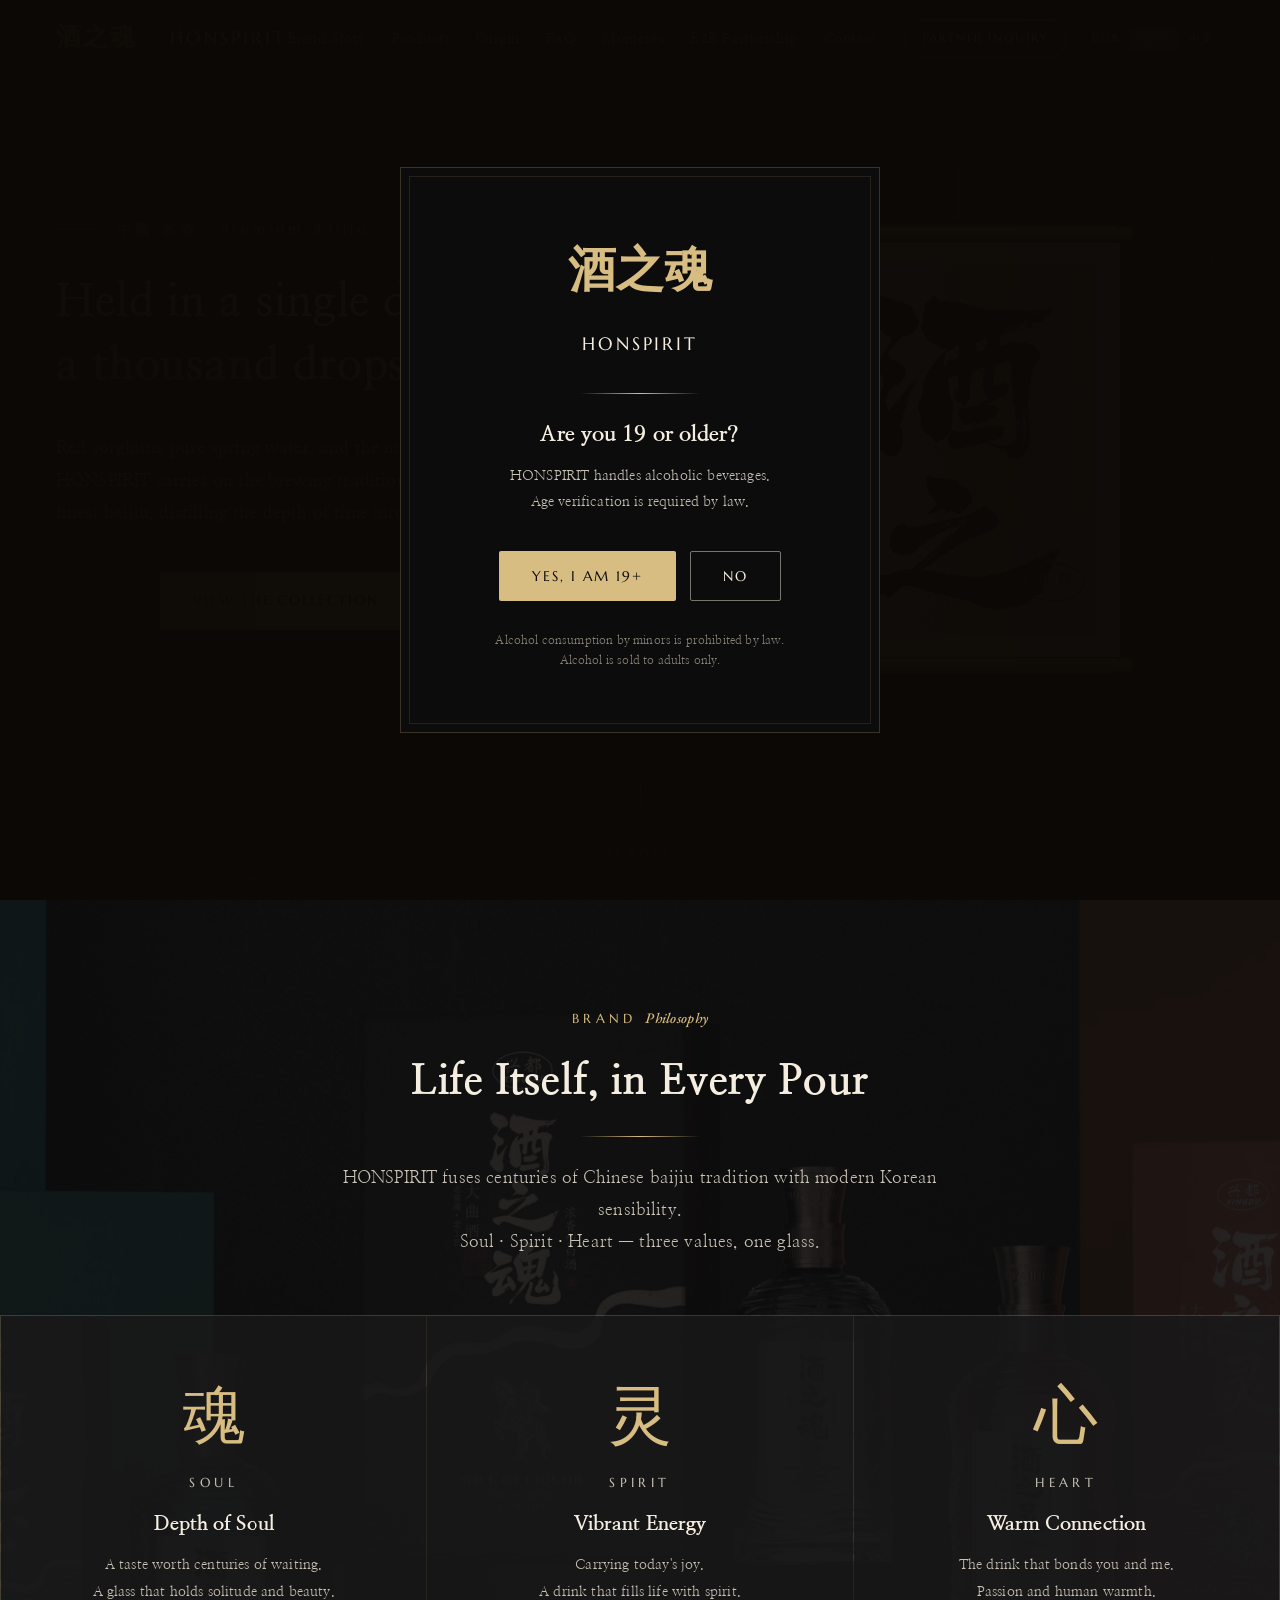
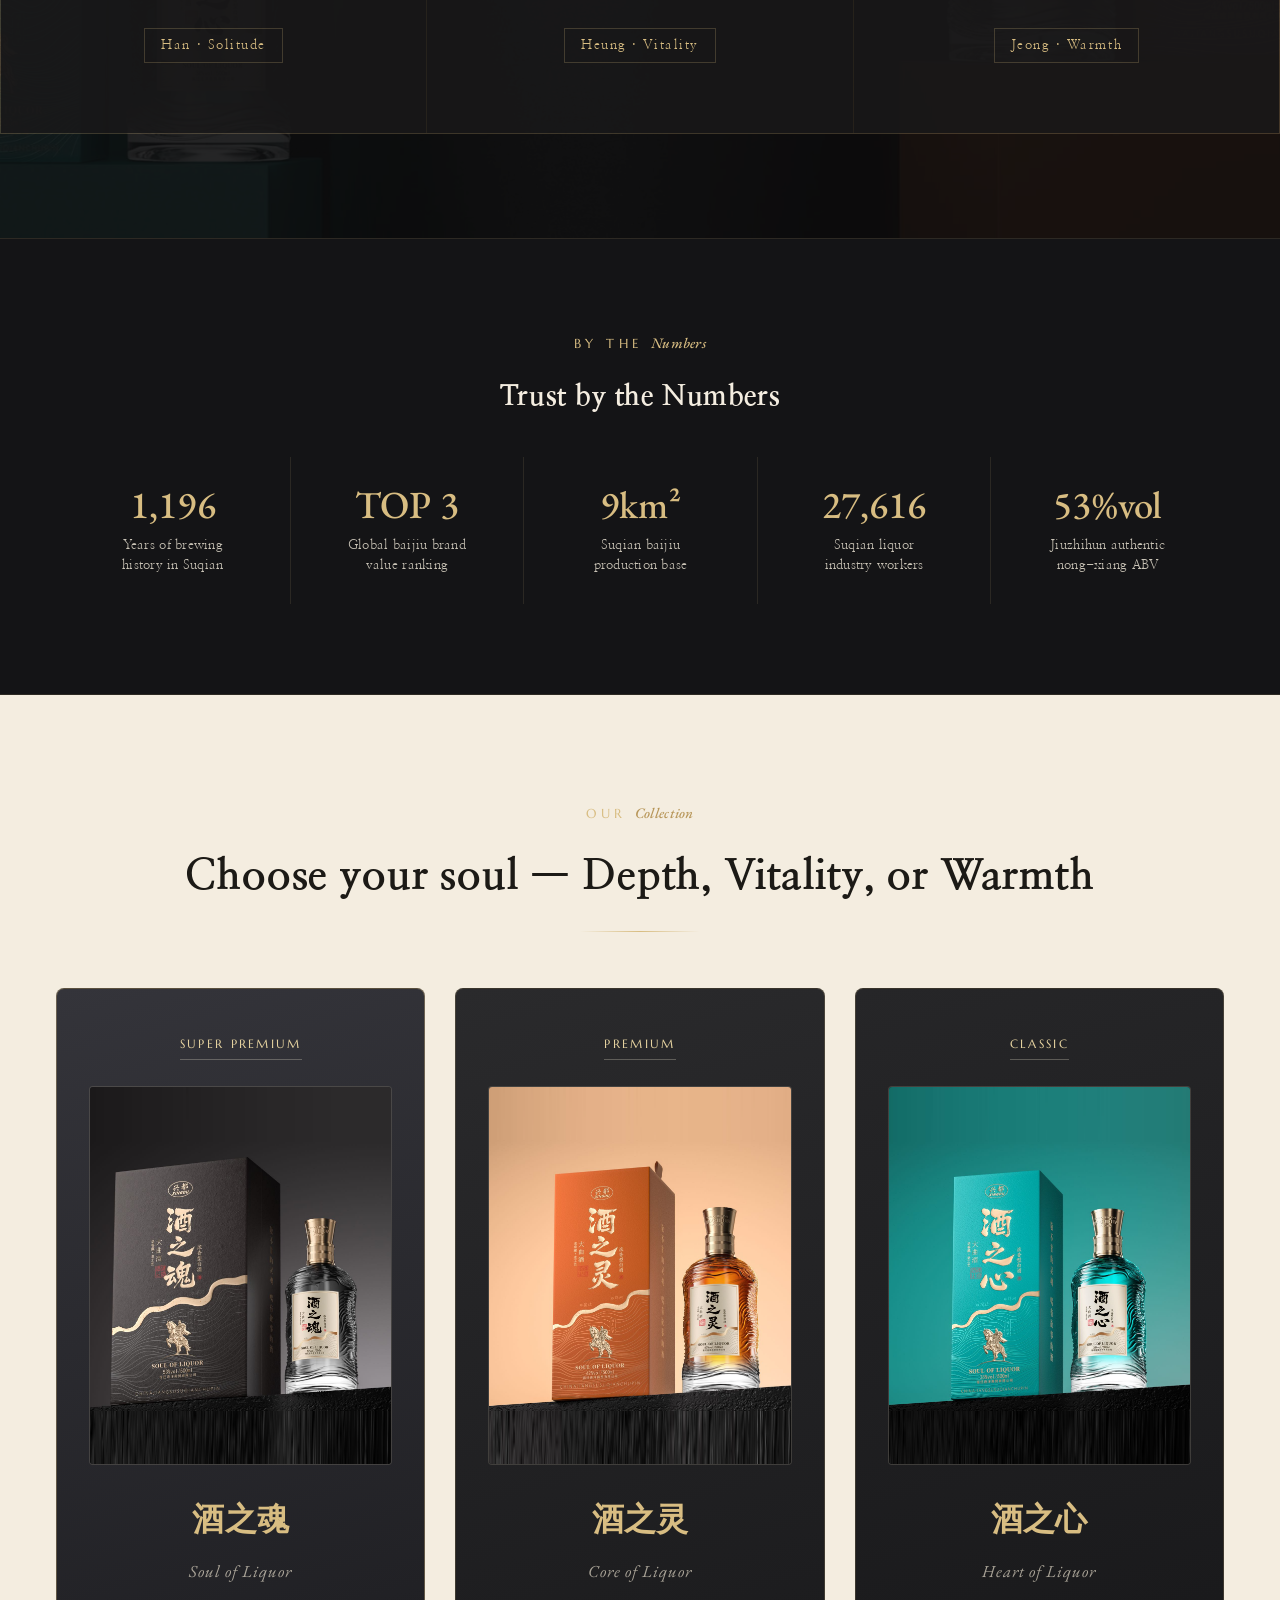
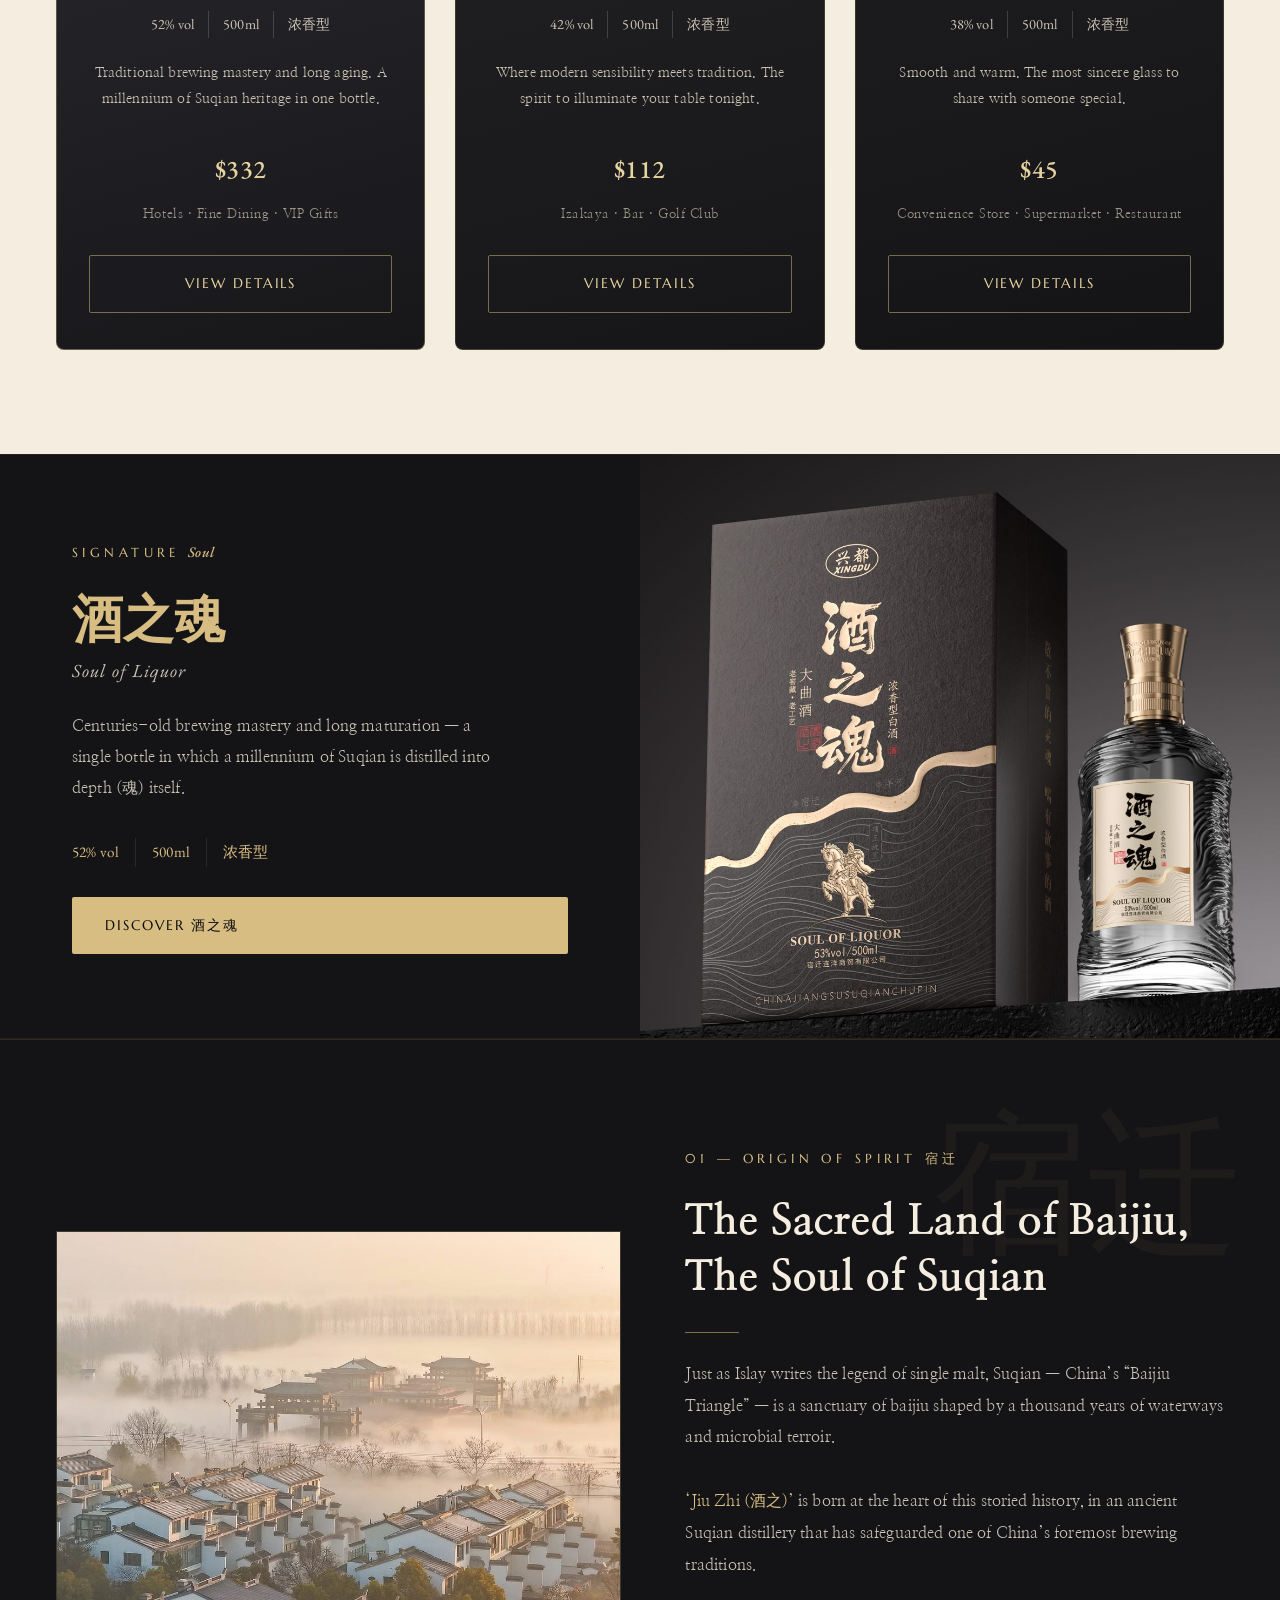
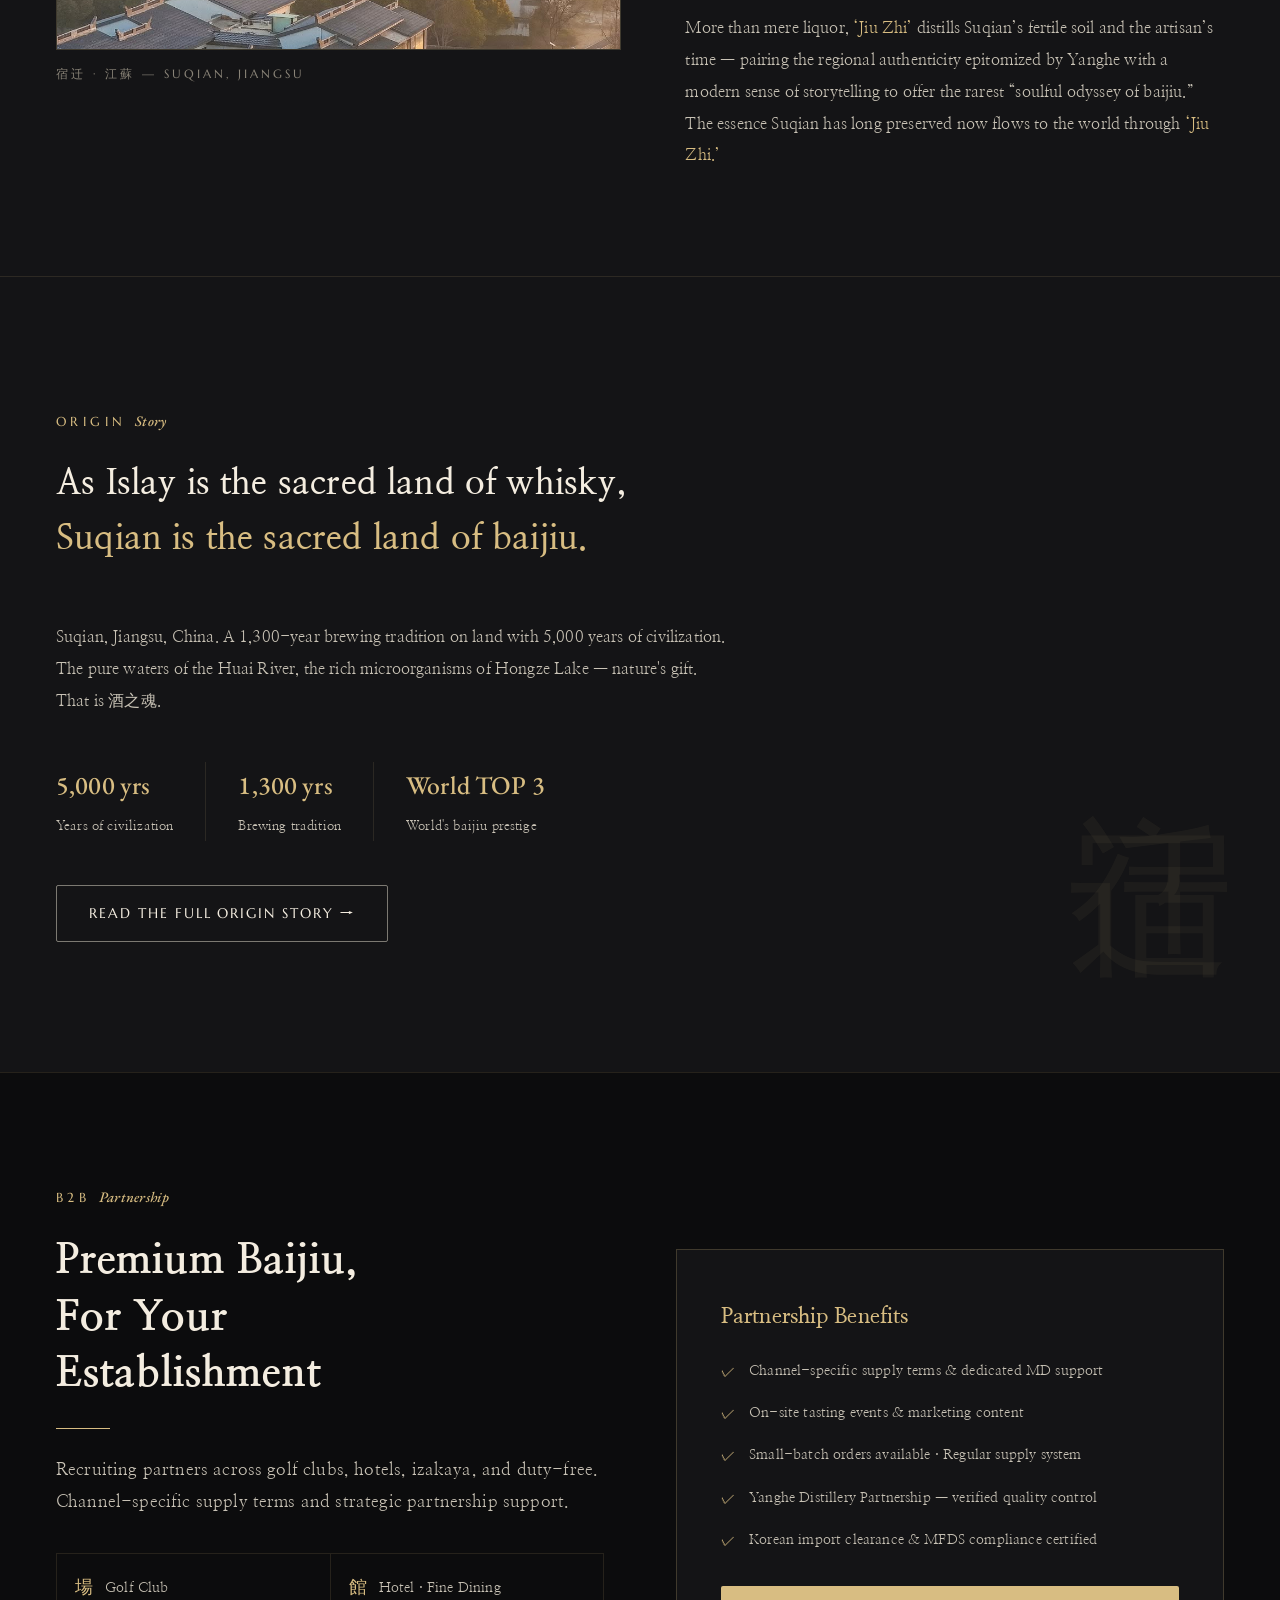
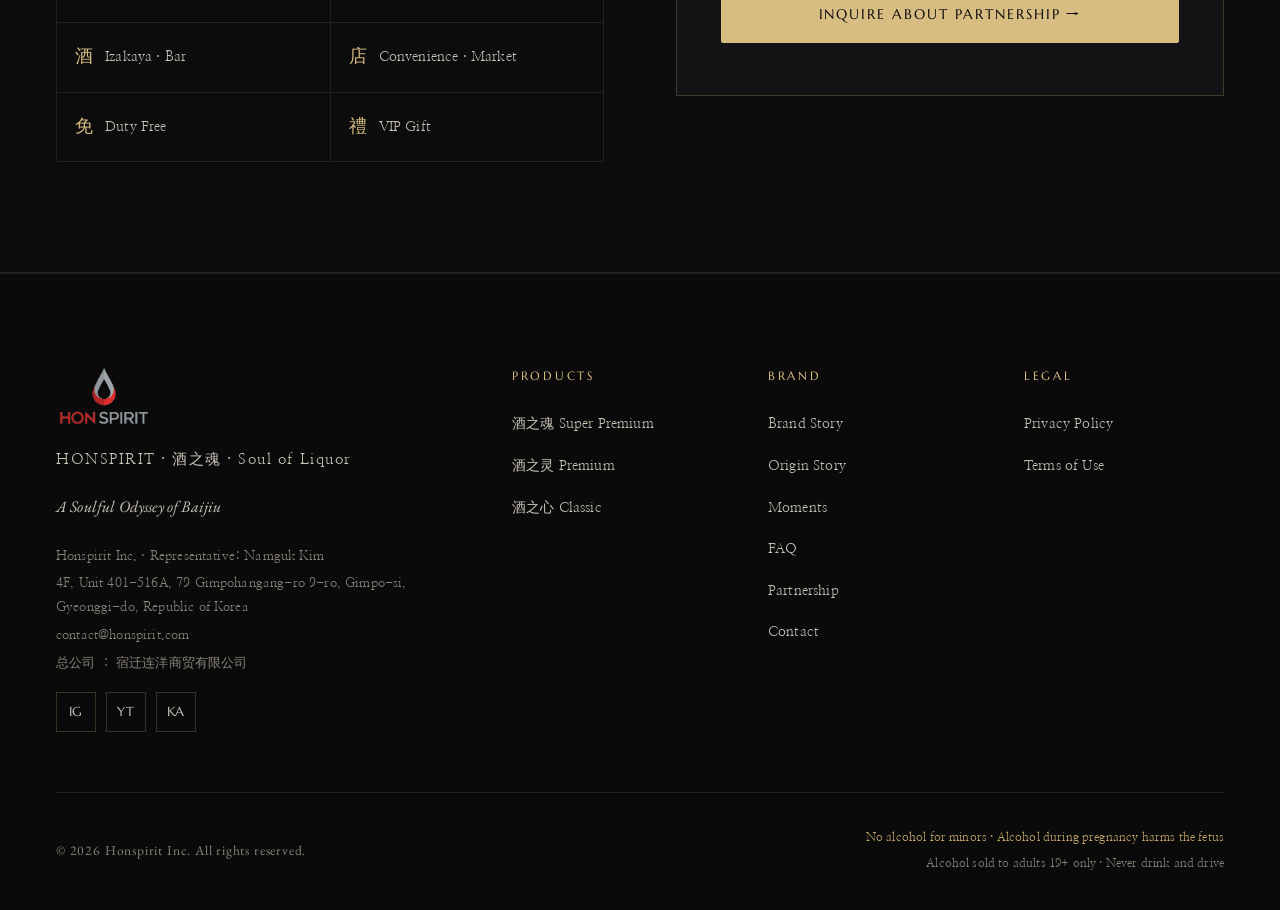
<file: index.html>
<!DOCTYPE html>
<html lang="ko">
<head>
  <meta charset="UTF-8">
  <meta name="viewport" content="width=device-width, initial-scale=1.0">
  <title>HONSPIRIT 혼스피릿 — 중국 프리미엄 백주 酒之魂 · 쑤첸 정통 바이주</title>
  <meta name="description" content="중국 장쑤성 쑤첸(宿迁)에서 온 정통 프리미엄 백주 HONSPIRIT 혼스피릿. 酒之魂 52% · 酒之灵 42% · 酒之心 38% — 농향형 백주 3종과 브랜드 이야기.">
  <link rel="canonical" href="https://honspirit.com/">
  <meta name="robots" content="index, follow, max-image-preview:large, max-snippet:-1">
  <meta name="keywords" content="혼스피릿,HONSPIRIT,백주,바이주,중국술,중국 백주,酒之魂,주지혼,쑤첸,宿迁,농향형,프리미엄 백주,중국 명주,고량주">
  <meta name="author" content="주식회사 혼스피릿">

  <!-- Open Graph / 카카오톡 · 페이스북 공유 -->
  <meta property="og:type" content="website">
  <meta property="og:site_name" content="HONSPIRIT 혼스피릿">
  <meta property="og:locale" content="ko_KR">
  <meta property="og:locale:alternate" content="en_US">
  <meta property="og:locale:alternate" content="zh_CN">
  <meta property="og:url" content="https://honspirit.com/">
  <meta property="og:title" content="HONSPIRIT 혼스피릿 — 중국 프리미엄 백주 酒之魂 · 쑤첸 정통 바이주">
  <meta property="og:description" content="중국 장쑤성 쑤첸(宿迁)에서 온 정통 프리미엄 백주 HONSPIRIT 혼스피릿. 酒之魂 52% · 酒之灵 42% · 酒之心 38% — 농향형 백주 3종과 브랜드 이야기.">
  <meta property="og:image" content="https://honspirit.com/images/og-image.jpg">
  <meta property="og:image:width" content="1200">
  <meta property="og:image:height" content="630">
  <meta property="og:image:alt" content="HONSPIRIT 혼스피릿 酒之魂 — 중국 쑤첸 정통 프리미엄 백주">

  <!-- Twitter / X -->
  <meta name="twitter:card" content="summary_large_image">
  <meta name="twitter:title" content="HONSPIRIT 혼스피릿 — 중국 프리미엄 백주 酒之魂 · 쑤첸 정통 바이주">
  <meta name="twitter:description" content="중국 장쑤성 쑤첸(宿迁)에서 온 정통 프리미엄 백주 HONSPIRIT 혼스피릿. 酒之魂 52% · 酒之灵 42% · 酒之心 38% — 농향형 백주 3종과 브랜드 이야기.">
  <meta name="twitter:image" content="https://honspirit.com/images/og-image.jpg">

  <!-- 파비콘 -->
  <link rel="icon" href="/favicon.ico" sizes="any">
  <link rel="icon" type="image/png" sizes="32x32" href="/images/icon-32.png">
  <link rel="icon" type="image/png" sizes="16x16" href="/images/icon-16.png">
  <link rel="apple-touch-icon" href="/images/apple-touch-icon.png">
  <link rel="manifest" href="/site.webmanifest">
  <meta name="theme-color" content="#0C0C0D">

  <link rel="stylesheet" href="css/style.css?v=20260820a">

  <script type="application/ld+json">
  {
    "@context": "https://schema.org",
    "@graph": [
      {
        "@type": [
          "Organization",
          "Brand"
        ],
        "@id": "https://honspirit.com/#organization",
        "name": "HONSPIRIT 혼스피릿",
        "alternateName": [
          "혼스피릿",
          "酒之魂",
          "주지혼",
          "Honspirit Inc.",
          "주식회사 혼스피릿"
        ],
        "legalName": "주식회사 혼스피릿",
        "url": "https://honspirit.com/",
        "logo": {
          "@type": "ImageObject",
          "url": "https://honspirit.com/images/icon-512.png",
          "width": 512,
          "height": 512
        },
        "image": "https://honspirit.com/images/og-image.jpg",
        "email": "contact@honspirit.com",
        "founder": {
          "@type": "Person",
          "name": "김남국"
        },
        "description": "중국 장쑤성 쑤첸(宿迁)의 양조 전통을 잇는 정통 프리미엄 백주 브랜드. 농향형 백주 酒之魂·酒之灵·酒之心을 한국에 선보입니다.",
        "address": {
          "@type": "PostalAddress",
          "streetAddress": "김포한강로9로 79, 4층 401-516A호",
          "addressLocality": "김포시",
          "addressRegion": "경기도",
          "addressCountry": "KR"
        },
        "areaServed": {
          "@type": "Country",
          "name": "대한민국"
        },
        "knowsAbout": [
          "백주",
          "바이주",
          "중국 백주",
          "농향형 백주",
          "쑤첸 宿迁",
          "증류주"
        ]
      },
      {
        "@type": "WebSite",
        "@id": "https://honspirit.com/#website",
        "url": "https://honspirit.com/",
        "name": "HONSPIRIT 혼스피릿",
        "inLanguage": "ko-KR",
        "publisher": {
          "@id": "https://honspirit.com/#organization"
        }
      },
      {
        "@type": "WebPage",
        "@id": "https://honspirit.com/#webpage",
        "url": "https://honspirit.com/",
        "name": "HONSPIRIT 혼스피릿 — 중국 프리미엄 백주 酒之魂",
        "isPartOf": {
          "@id": "https://honspirit.com/#website"
        },
        "about": {
          "@id": "https://honspirit.com/#organization"
        },
        "inLanguage": "ko-KR",
        "primaryImageOfPage": {
          "@type": "ImageObject",
          "url": "https://honspirit.com/images/og-image.jpg"
        }
      }
    ]
  }
  </script>
</head>
<body>

  <!-- ═══ Age Gate ═══ -->
  <div class="age-gate" id="ageGate">
    <div class="age-gate-box">
      <div class="age-gate-zh">酒之魂</div>
      <div class="age-gate-brand">HONSPIRIT</div>
      <div class="gold-divider gold-divider--center"></div>
      <h2 class="age-gate-title" data-i18n="age.title">만 19세 이상이십니까?</h2>
      <p class="age-gate-desc" data-i18n-html="age.desc">
        혼스피릿은 주류를 취급합니다.<br>법적 음주 가능 연령 확인이 필요합니다.
      </p>
      <div class="age-gate-btns">
        <button class="btn btn-primary" id="ageYes" data-i18n="age.yes">예, 19세 이상입니다</button>
        <button class="btn btn-outline" id="ageNo" data-i18n="age.no">아니오</button>
      </div>
      <p class="age-gate-legal" data-i18n-html="age.legal">
        미성년자의 음주는 법으로 금지되어 있습니다.<br>주류는 성인에게만 판매됩니다.
      </p>
    </div>
  </div>

  <!-- ═══ Navigation ═══ -->
  <nav class="nav" id="mainNav">
    <div class="nav-inner">
      <a href="index.html" class="nav-logo">
        <span class="nav-logo-zh">酒之魂</span>
        <span class="nav-logo-en">HONSPIRIT</span>
      </a>
      <ul class="nav-menu">
        <li><a href="story.html" class="nav-link" data-i18n="nav.story">브랜드 스토리</a></li>
        <li><a href="products.html" class="nav-link" data-i18n="nav.products">제품</a></li>
        <li><a href="origin.html" class="nav-link" data-i18n="nav.origin">산지 이야기</a></li>
        <li><a href="faq.html" class="nav-link" data-i18n="nav.faq">FAQ</a></li>
        <li><a href="moments.html" class="nav-link" data-i18n="nav.moments">추억 갤러리</a></li>
        <li><a href="partners.html" class="nav-link" data-i18n="nav.partners">B2B 파트너십</a></li>
        <li><a href="contact.html" class="nav-link" data-i18n="nav.contact">문의</a></li>
        <li><a href="partners.html" class="btn btn-outline nav-cta" data-i18n="nav.cta">파트너십 문의</a></li>
      </ul>
      <div class="lang-switcher">
        <button class="lang-btn active" data-lang="ko">KOR</button>
        <button class="lang-btn" data-lang="en">ENG</button>
        <button class="lang-btn" data-lang="zh">中文</button>
      </div>
      <button class="nav-hamburger" id="navHamburger" aria-label="메뉴">
        <span></span><span></span><span></span>
      </button>
    </div>
  </nav>

  <!-- Mobile Menu -->
  <div class="nav-mobile" id="navMobile">
    <a href="story.html" class="nav-link" data-i18n="nav.story">브랜드 스토리</a>
    <a href="products.html" class="nav-link" data-i18n="nav.products">제품</a>
    <a href="origin.html" class="nav-link" data-i18n="nav.origin">산지 이야기</a>
    <a href="faq.html" class="nav-link" data-i18n="nav.faq">FAQ</a>
    <a href="moments.html" class="nav-link" data-i18n="nav.moments">추억 갤러리</a>
    <a href="partners.html" class="nav-link" data-i18n="nav.partners">B2B 파트너십</a>
    <a href="contact.html" class="nav-link" data-i18n="nav.contact">문의</a>
    <a href="partners.html" class="btn btn-primary" style="text-align:center" data-i18n="nav.cta">파트너십 문의하기</a>
    <div class="lang-switcher" style="justify-content:center; margin-top:8px;">
      <button class="lang-btn active" data-lang="ko">KOR</button>
      <button class="lang-btn" data-lang="en">ENG</button>
      <button class="lang-btn" data-lang="zh">中文</button>
    </div>
  </div>

  <main>

    <!-- ═══ Section 1: Hero ═══ -->
    <section class="hero" id="hero">
      <div class="hero-bg"></div>
      <div class="hero-particles"></div>

      <div class="container hero-grid">
        <div class="hero-col-text">
          <p class="hero-eyebrow fade-in"><span class="hero-eyebrow-dash"></span><span data-i18n="hero.eyebrow">中國 名酒 · 프리미엄 백주</span></p>
          <h1 class="hero-headline fade-in delay-1" data-i18n-html="hero.title2">한 방울의 술에 담긴,<br><b>천 방울</b>의 땀</h1>
          <p class="hero-lead fade-in delay-2" data-i18n="hero.lead">붉은 수수와 청정수, 그리고 도공의 손길. 혼스피릿은 중국 명주의 전통 양조법을 계승하여 시간이 빚어낸 깊이를 한 잔에 담아냅니다.</p>
          <div class="hero-ctas fade-in delay-3">
            <a href="products.html" class="btn btn-primary" data-i18n="hero.cta1b">대표 컬렉션 보기</a>
            <a href="story.html" class="text-link" data-i18n="hero.cta2b">브랜드 이야기 →</a>
          </div>
        </div>
        <div class="hero-col-scroll fade-in-right delay-2">
          <img src="images/scroll-jiuzhi.png?v=20260820a" alt="酒之 족자 — 酒之魂" class="scroll-img">
        </div>
      </div>

      <div class="hero-scroll">
        <div class="hero-scroll-line"></div>
        <span>SCROLL</span>
      </div>
    </section>

    <!-- ═══ Section 2: 브랜드 철학 ═══ -->
    <section class="section section--dark philosophy-sec">
      <div class="container" style="text-align:center; margin-bottom:56px;">
        <p class="section-label fade-in">Brand <span class="accent-en">Philosophy</span></p>
        <h2 class="section-title fade-in delay-1" data-i18n="phil.title">술 한 잔에 담긴 인간의 삶</h2>
        <div class="gold-divider gold-divider--center fade-in delay-2"></div>
        <p class="section-desc fade-in delay-3" style="margin:0 auto" data-i18n-html="phil.desc">
          HONSPIRIT은 중국 전통 백주의 유구한 역사와 현대적 한국 감성을 융합합니다.<br>
          魂(혼) · 灵(령) · 心(심) — 세 가지 가치가 하나의 잔에 담깁니다.
        </p>
      </div>
      <div class="philosophy-grid">
        <div class="philosophy-card fade-in delay-1">
          <div class="philosophy-zh">魂</div>
          <div class="philosophy-en">SOUL</div>
          <h3 class="philosophy-title" data-i18n="phil.1.title">영혼의 깊이</h3>
          <p class="philosophy-desc" data-i18n-html="phil.1.desc">수백 년을 기다린 맛.<br>고독과 아름다움을 품은 한 잔.</p>
          <span class="philosophy-emotion" data-i18n="phil.1.emotion">한(恨)</span>
        </div>
        <div class="philosophy-card fade-in delay-2">
          <div class="philosophy-zh">灵</div>
          <div class="philosophy-en">SPIRIT</div>
          <h3 class="philosophy-title" data-i18n="phil.2.title">활기찬 에너지</h3>
          <p class="philosophy-desc" data-i18n-html="phil.2.desc">오늘의 즐거움을 담아.<br>삶의 활기를 채워주는 술.</p>
          <span class="philosophy-emotion" data-i18n="phil.2.emotion">흥(興)</span>
        </div>
        <div class="philosophy-card fade-in delay-3">
          <div class="philosophy-zh">心</div>
          <div class="philosophy-en">HEART</div>
          <h3 class="philosophy-title" data-i18n="phil.3.title">따뜻한 유대</h3>
          <p class="philosophy-desc" data-i18n-html="phil.3.desc">당신과 나를 잇는 술.<br>진솔한 열정과 인간적 온기.</p>
          <span class="philosophy-emotion" data-i18n="phil.3.emotion">정(情)</span>
        </div>
      </div>
    </section>

    <!-- ═══ Section 3: Trust Bar ═══ -->
    <div class="trust-bar">
      <div class="container" style="text-align:center; margin-bottom:40px;">
        <p class="section-label fade-in">By the <span class="accent-en">Numbers</span></p>
        <h2 class="section-title fade-in delay-1" style="font-size:1.75rem" data-i18n="trust.title">숫자로 보는 신뢰</h2>
      </div>
      <div class="trust-grid container">
        <div class="trust-item fade-in delay-1">
          <div class="trust-number" data-count="1300" data-suffix="년" data-suffix-en="" data-suffix-zh="年">0</div>
          <div class="trust-label" data-i18n-html="trust.1">쑤첸 양조 역사</div>
        </div>
        <div class="trust-item fade-in delay-2">
          <div class="trust-number">TOP 3</div>
          <div class="trust-label" data-i18n-html="trust.2">글로벌 백주 브랜드<br>가치 세계 순위</div>
        </div>
        <div class="trust-item fade-in delay-3">
          <div class="trust-number" data-count="10" data-suffix="km²">0km²</div>
          <div class="trust-label" data-i18n-html="trust.3">쑤첸 백주<br>생산기지 규모</div>
        </div>
        <div class="trust-item fade-in delay-4">
          <div class="trust-number" data-count="30000" data-suffix="명" data-suffix-en="" data-suffix-zh="人">0</div>
          <div class="trust-label" data-i18n-html="trust.4">쑤첸 주류 산업<br>종사 인원</div>
        </div>
        <div class="trust-item fade-in delay-5">
          <div class="trust-number">53%vol</div>
          <div class="trust-label" data-i18n-html="trust.5">酒之魂 정통<br>농향형 도수</div>
        </div>
      </div>
    </div>

    <!-- ═══ Section 4: 제품 프리뷰 ═══ -->
    <section class="section section--amber">
      <div class="container">
        <div style="text-align:center; margin-bottom:56px;">
          <p class="section-label fade-in">Our <span class="accent-en">Collection</span></p>
          <h2 class="section-title fade-in delay-1" data-i18n="prod.title">깊이(魂), 활기(灵), 따뜻함(心)을 선택하세요</h2>
          <div class="gold-divider gold-divider--center fade-in delay-2"></div>
        </div>
        <div class="products-grid">
          <!-- 酒之魂 -->
          <div class="product-card product-card--featured product-card--grad product-card--soul fade-in delay-1">
            <span class="product-badge badge--super">Super Premium</span>
            <div class="product-img-wrap">
              <img src="images/hon_vertical.jpeg" alt="酒之魂 — Soul of Liquor" class="product-img">
            </div>
            <div class="product-zh">酒之魂</div>
            <div class="product-name-en">Soul of Liquor</div>
            <div class="product-specs">
              <span class="product-spec">52% vol</span>
              <span class="product-spec">500ml</span>
              <span class="product-spec">浓香型</span>
            </div>
            <p class="product-copy" data-i18n="prod.soul.copy">수백 년 전통 양조 기법과 장기 숙성. 이 한 병에 쑤첸 천 년의 시간이 담겼습니다.</p>
            <div class="product-price" data-i18n="price.soul">₩498,000</div>
            <div class="product-channel" data-i18n="prod.soul.channel">호텔 · 파인다이닝 · VIP 선물</div>
            <a href="products.html#soul" class="btn btn-outline" style="width:100%; justify-content:center" data-i18n="prod.detail">자세히 보기</a>
          </div>
          <!-- 酒之灵 -->
          <div class="product-card product-card--grad product-card--spirit fade-in delay-2">
            <span class="product-badge badge--premium">Premium</span>
            <div class="product-img-wrap">
              <img src="images/ling_vertical.jpeg" alt="酒之灵 — Core of Liquor" class="product-img">
            </div>
            <div class="product-zh">酒之灵</div>
            <div class="product-name-en">Core of Liquor</div>
            <div class="product-specs">
              <span class="product-spec">42% vol</span>
              <span class="product-spec">500ml</span>
              <span class="product-spec">浓香型</span>
            </div>
            <p class="product-copy" data-i18n="prod.spirit.copy">젊은 감각과 정통의 만남. 오늘 밤 당신의 테이블을 빛낼 술.</p>
            <div class="product-price" data-i18n="price.spirit">₩198,000</div>
            <div class="product-channel" data-i18n="prod.spirit.channel">이자카야 · 바 · 골프장</div>
            <a href="products.html#spirit" class="btn btn-outline" style="width:100%; justify-content:center" data-i18n="prod.detail">자세히 보기</a>
          </div>
          <!-- 酒之心 -->
          <div class="product-card product-card--grad product-card--heart fade-in delay-3">
            <span class="product-badge badge--classic">Classic</span>
            <div class="product-img-wrap">
              <img src="images/xin_vertical.jpeg" alt="酒之心 — Heart of Liquor" class="product-img">
            </div>
            <div class="product-zh">酒之心</div>
            <div class="product-name-en">Heart of Liquor</div>
            <div class="product-specs">
              <span class="product-spec">38% vol</span>
              <span class="product-spec">500ml</span>
              <span class="product-spec">浓香型</span>
            </div>
            <p class="product-copy" data-i18n="prod.heart.copy">부드럽고 따뜻하게. 소중한 사람과 나누는 가장 진솔한 한 잔.</p>
            <div class="product-price" data-i18n="price.heart">₩68,000</div>
            <div class="product-channel" data-i18n="prod.heart.channel">편의점 · 대형마트 · 식당</div>
            <a href="products.html#heart" class="btn btn-outline" style="width:100%; justify-content:center" data-i18n="prod.detail">자세히 보기</a>
          </div>
        </div>
      </div>
    </section>

    <!-- ═══ Section 4b: Split Showcase (酒之魂) ═══ -->
    <section class="showcase">
      <div class="showcase-inner">
        <div class="showcase-text fade-in-left">
          <p class="section-label">Signature <span class="accent-en">Soul</span></p>
          <div class="showcase-zh">酒之魂</div>
          <p class="showcase-name">Soul of Liquor</p>
          <p class="showcase-body" data-i18n="showcase.body">수백 년 전통 양조 기법과 장기 숙성. 이 한 병에 쑤첸 천 년의 시간이 응축되어, 깊이(魂) 그 자체를 잔에 담아냅니다.</p>
          <div class="showcase-spec"><span>52% vol</span><span>500ml</span><span>浓香型</span></div>
          <a href="products.html#soul" class="btn btn-primary" data-i18n="showcase.cta">酒之魂 자세히 보기</a>
        </div>
        <div class="showcase-media fade-in-right">
          <img src="images/hon.jpeg" alt="酒之魂 — Soul of Liquor">
        </div>
      </div>
    </section>

    <!-- ═══ Section 5: 쑤첸 산지 (Origin of Spirit) ═══ -->
    <section class="section suqian-section">
      <div class="suqian-deco">宿迁</div>
      <div class="container">
        <div class="suqian-inner">
          <div class="suqian-media fade-in-left">
            <img src="images/suqian.jpg" alt="중국 장쑤성 쑤첸(宿迁) 수향(水鄕)의 새벽 안개" class="suqian-img">
            <span class="suqian-cap">宿迁 · 江蘇 — SUQIAN, JIANGSU</span>
          </div>
          <div class="suqian-text fade-in-right delay-1">
            <p class="section-label" data-i18n="suqian.eyebrow">01 — Origin of Spirit 宿迁</p>
            <h2 class="section-title" data-i18n-html="suqian.title">백주의 성지,<br>쑤첸(宿遷)의 혼을 담다</h2>
            <div class="gold-divider"></div>
            <p class="suqian-body" data-i18n-html="suqian.body">
              피트 향의 성지 아일레이가 싱글 몰트의 전설을 쓰듯, 중국의 ‘백주 삼각지대’ 쑤첸은 천 년의 물길과 미생물이 빚어낸 백주의 성소입니다.<br><br>
              <em>‘주지(酒之)’</em>는 이 유구한 역사의 중심이자, 중국 굴지의 양조 전통을 지킨 쑤첸의 고도(古都) 공장에서 탄생합니다.<br><br>
              단순한 술을 넘어 쑤첸의 비옥한 토양과 장인의 시간이 응축된 <em>‘주지’</em>는, 양허(洋河)로 대표되는 지역적 정통성에 현대적 감각의 스토리텔링을 더해 가장 귀한 ‘백주의 영혼적 여정’을 선사합니다. 쑤첸이 간직한 백주의 본질, 그 깊은 울림이 이제 <em>‘주지’</em>를 통해 세계로 흐릅니다.
            </p>
          </div>
        </div>
      </div>
    </section>

    <!-- ═══ Section 5b: 쑤첸 티저 ═══ -->
    <section class="origin-teaser">
      <div class="origin-teaser-bg"></div>
      <div class="origin-teaser-deco">宿迁</div>
      <div class="container">
        <div class="origin-teaser-content">
          <p class="section-label fade-in-left">Origin <span class="accent-en">Story</span></p>
          <h2 class="origin-teaser-quote fade-in-left delay-1" data-i18n-html="origin.quote">
            아일레이가 위스키의 성지이듯,<br><em>쑤첸은 백주의 성지입니다.</em>
          </h2>
          <div class="gold-divider fade-in-left delay-2"></div>
          <p class="origin-teaser-body fade-in-left delay-3" data-i18n-html="origin.body">
            중국 장쑤성 쑤첸(宿迁). 5,000년 문명의 땅에서 1,300년을 이어온 양조 전통.<br>
            회하(淮河)의 맑은 물, 홍택호(洪泽湖)의 비옥한 미생물이 빚어낸 자연의 선물 —<br>
            그것이 酒之魂입니다.
          </p>
          <div class="origin-stats fade-in-left delay-4">
            <div class="origin-stat">
              <strong data-i18n="origin.s1v">5,000년</strong>
              <span data-i18n="origin.s1">문명의 역사</span>
            </div>
            <div class="origin-stat">
              <strong data-i18n="origin.s2v">1,300년</strong>
              <span data-i18n="origin.s2">양조의 전통</span>
            </div>
            <div class="origin-stat">
              <strong data-i18n="origin.s3v">세계 TOP 3</strong>
              <span data-i18n="origin.s3">백주 산지 위상</span>
            </div>
          </div>
          <a href="origin.html" class="btn btn-outline fade-in-left delay-5" data-i18n="origin.cta">산지 이야기 더 보기 →</a>
        </div>
      </div>
    </section>

    <!-- ═══ Section 5c: Moments — 고객 추억 갤러리 티저 ═══ -->
    <section class="section section--dark">
      <div class="container">
        <div style="text-align:center; margin-bottom:48px;">
          <p class="section-label fade-in" data-i18n="home.moments.label">Moments</p>
          <h2 class="section-title fade-in delay-1" data-i18n-html="home.moments.title">
            혼스피릿과 함께한 밤,<br>그 한 장을 걸어두는 벽
          </h2>
          <div class="gold-divider gold-divider--center fade-in delay-2"></div>
          <p class="section-desc fade-in delay-3" style="margin:0 auto" data-i18n="home.moments.desc">
            테이블 위의 한 병, 잔을 부딪히던 밤. 혼스피릿이 함께한 순간들을 모았습니다.
          </p>
        </div>
        <div class="moments-teaser-grid fade-in delay-2" id="momentsTeaser"></div>
        <div style="text-align:center;" class="fade-in delay-3">
          <a href="moments.html" class="btn btn-primary" data-i18n="home.moments.cta">추억 갤러리 보기 →</a>
        </div>
      </div>
    </section>

    <!-- ═══ Section 6: B2B 파트너십 ═══ -->
    <section class="b2b-banner">
      <div class="container">
        <div class="b2b-inner">
          <div>
            <p class="section-label fade-in-left">B2B <span class="accent-en">Partnership</span></p>
            <h2 class="section-title fade-in-left delay-1" data-i18n-html="b2b.title">
              프리미엄 백주,<br>귀사의 테이블에<br>올려드립니다
            </h2>
            <div class="gold-divider fade-in-left delay-2"></div>
            <p class="section-desc fade-in-left delay-3" data-i18n-html="b2b.desc">
              골프장 · 호텔 · 이자카야 · 면세점 파트너를 모집합니다.<br>
              채널별 맞춤 공급 조건과 전략적 파트너십을 제공합니다.
            </p>
            <div class="b2b-channels fade-in-left delay-4">
              <div class="b2b-channel"><span class="b2b-channel-icon">場</span><span data-i18n="b2b.ch1">골프장 · 클럽</span></div>
              <div class="b2b-channel"><span class="b2b-channel-icon">館</span><span data-i18n="b2b.ch2">호텔 · 파인다이닝</span></div>
              <div class="b2b-channel"><span class="b2b-channel-icon">酒</span><span data-i18n="b2b.ch3">이자카야 · 바</span></div>
              <div class="b2b-channel"><span class="b2b-channel-icon">店</span><span data-i18n="b2b.ch4">편의점 · 마트</span></div>
              <div class="b2b-channel"><span class="b2b-channel-icon">免</span><span data-i18n="b2b.ch5">면세점</span></div>
              <div class="b2b-channel"><span class="b2b-channel-icon">禮</span><span data-i18n="b2b.ch6">VIP 기프트</span></div>
            </div>
          </div>
          <div class="b2b-right fade-in-right delay-2">
            <h3 data-i18n="b2b.box.title">파트너십 혜택</h3>
            <div class="b2b-features">
              <div class="b2b-feature"><span class="b2b-feature-check">✓</span><span data-i18n="b2b.f1">채널별 맞춤 공급 조건 및 전담 MD 지원</span></div>
              <div class="b2b-feature"><span class="b2b-feature-check">✓</span><span data-i18n="b2b.f2">현장 시음회 및 마케팅 콘텐츠 제공</span></div>
              <div class="b2b-feature"><span class="b2b-feature-check">✓</span><span data-i18n="b2b.f3">소량 발주 가능 · 정기 공급 시스템</span></div>
              <div class="b2b-feature"><span class="b2b-feature-check">✓</span><span data-i18n="b2b.f4">양허(洋河) 공장 파트너십 — 검증된 품질 관리</span></div>
              <div class="b2b-feature"><span class="b2b-feature-check">✓</span><span data-i18n="b2b.f5">한국 정식 수입 통관 완료 · 식약처 기준 적합</span></div>
            </div>
            <a href="partners.html" class="btn btn-primary" style="width:100%; justify-content:center" data-i18n="b2b.cta">파트너십 문의하기 →</a>
          </div>
        </div>
      </div>
    </section>

  </main>

  <!-- ═══ Footer ═══ -->
  <footer class="footer">
    <div class="container">
      <div class="footer-grid">
        <div>
          <img src="images/logo-trans.png" alt="HONSPIRIT 酒之魂" class="footer-brand-logo-img">
          <div class="footer-brand-zh" data-i18n="footer.brandline">혼스피릿 · 酒之魂 · Soul of Liquor</div>
          <p class="footer-tagline">A Soulful Odyssey of Baijiu</p>
          <p class="footer-company" data-i18n="footer.company">주식회사 혼스피릿 · 대표자 김남국</p>
          <p style="font-size:0.8125rem; color:var(--gray-dark); margin-top:4px;" data-i18n="footer.address">경기도 김포시 김포한강로9로 79, 4층 401-516A호</p>
          <p style="font-size:0.8125rem; color:var(--gray-dark); margin-top:4px;">contact@honspirit.com</p>
          <p style="font-size:0.8125rem; color:var(--gray-dark); margin-top:4px;">总公司 ： 宿迁连洋商贸有限公司</p>
          <div class="footer-sns" style="margin-top:16px;">
            <a href="#" class="footer-sns-btn" title="Instagram">IG</a>
            <a href="#" class="footer-sns-btn" title="YouTube">YT</a>
            <a href="#" class="footer-sns-btn" title="KakaoTalk">KA</a>
          </div>
        </div>
        <div>
          <div class="footer-heading" data-i18n="footer.prod">제품</div>
          <ul class="footer-links">
            <li><a href="products.html#soul" class="footer-link">酒之魂 Super Premium</a></li>
            <li><a href="products.html#spirit" class="footer-link">酒之灵 Premium</a></li>
            <li><a href="products.html#heart" class="footer-link">酒之心 Classic</a></li>
          </ul>
        </div>
        <div>
          <div class="footer-heading" data-i18n="footer.brand">브랜드</div>
          <ul class="footer-links">
            <li><a href="story.html" class="footer-link" data-i18n="footer.story">브랜드 스토리</a></li>
            <li><a href="origin.html" class="footer-link" data-i18n="footer.origin">산지 이야기</a></li>
            <li><a href="moments.html" class="footer-link" data-i18n="footer.moments">추억 갤러리</a></li>
            <li><a href="faq.html" class="footer-link" data-i18n="nav.faq">자주 묻는 질문</a></li>
            <li><a href="partners.html" class="footer-link" data-i18n="footer.partners">파트너십</a></li>
            <li><a href="contact.html" class="footer-link" data-i18n="footer.contact">문의</a></li>
          </ul>
        </div>
        <div>
          <div class="footer-heading" data-i18n="footer.policy">정책</div>
          <ul class="footer-links">
            <li><a href="privacy.html" class="footer-link" data-i18n="footer.privacy">개인정보처리방침</a></li>
            <li><a href="terms.html" class="footer-link" data-i18n="footer.terms">이용약관</a></li>
          </ul>
        </div>
      </div>
      <div class="footer-bottom">
        <p class="footer-copy">© 2026 Honspirit Inc. All rights reserved.</p>
        <div class="footer-legal">
          <strong data-i18n="footer.warning">미성년자 음주 금지 · 임신 중 음주는 태아에게 해롭습니다</strong>
          <span data-i18n="footer.legal">주류는 만 19세 이상에게만 판매됩니다 · 음주운전 절대 금지</span>
        </div>
      </div>
    </div>
  </footer>

  <script src="js/i18n.js?v=20260822a"></script>
  <script src="js/main.js?v=20260822a"></script>
  <script src="js/moments-config.js?v=20260822a"></script>
  <script src="js/moments-core.js?v=20260822a"></script>
  <script src="js/moments.js?v=20260822a"></script>
</body>
</html>
</file>
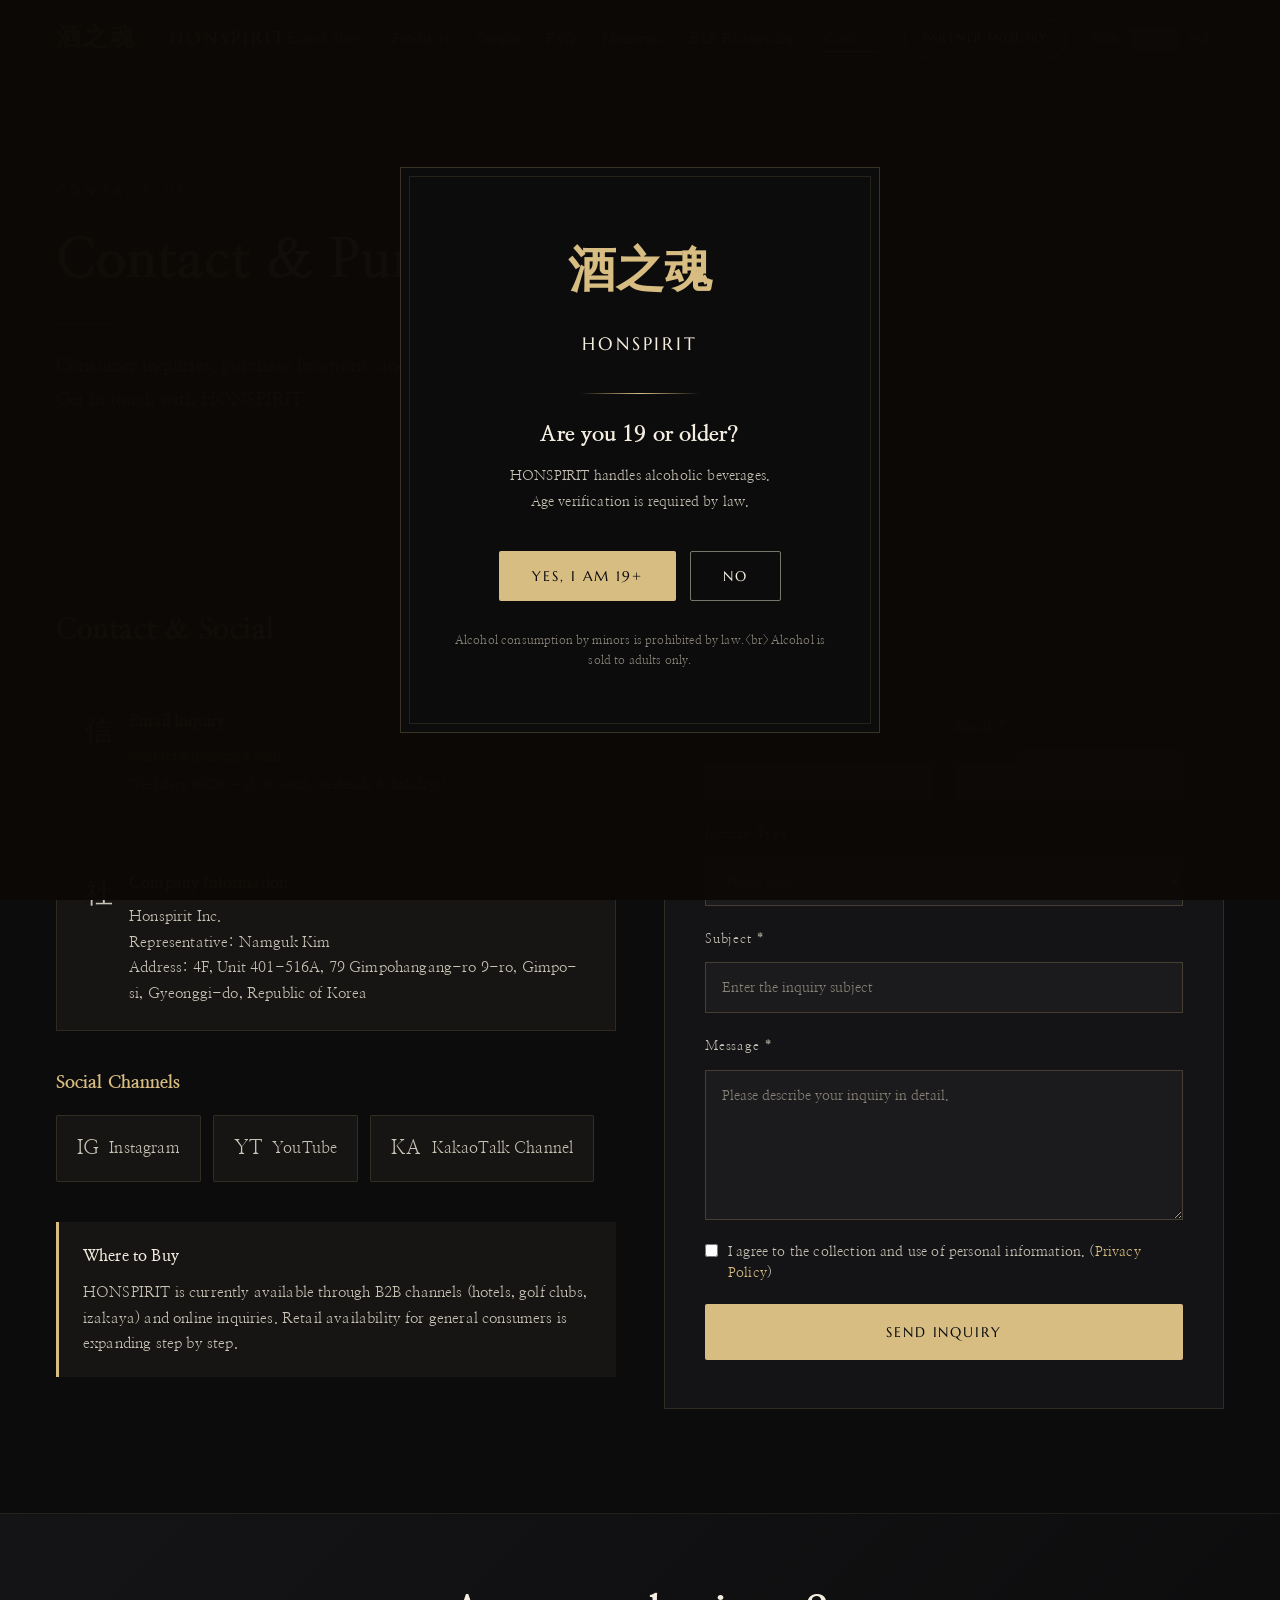
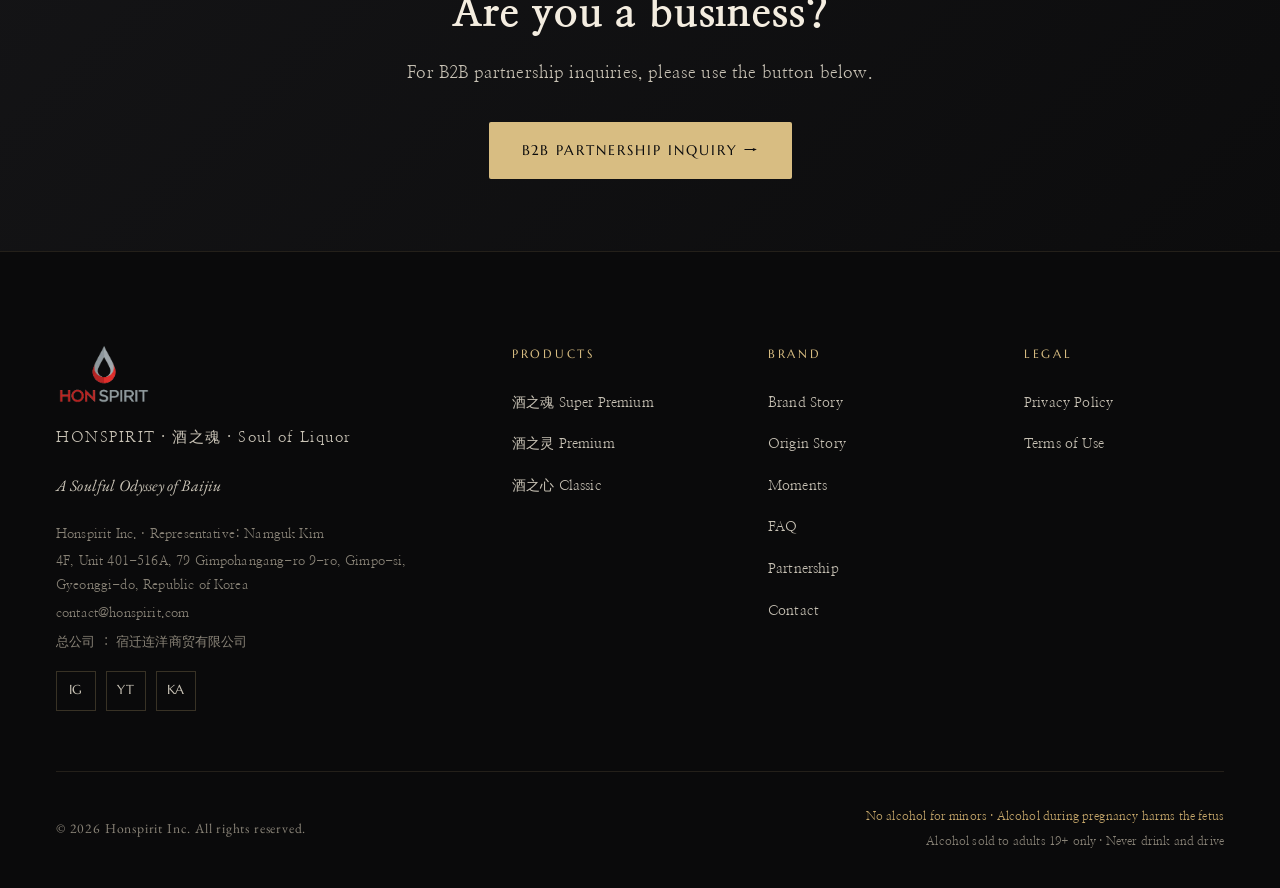
<file: contact.html>
<!DOCTYPE html>
<html lang="ko">
<head>
  <meta charset="UTF-8">
  <meta name="viewport" content="width=device-width, initial-scale=1.0">
  <title>문의 — 구매처·소비자 문의 | HONSPIRIT 혼스피릿</title>
  <meta name="description" content="HONSPIRIT 혼스피릿 구매처 안내 및 소비자 문의. 주식회사 혼스피릿 · contact@honspirit.com">
  <link rel="canonical" href="https://honspirit.com/contact.html">
  <meta name="robots" content="index, follow, max-image-preview:large, max-snippet:-1">
  <meta name="keywords" content="혼스피릿 구매,백주 구매처,중국술 파는 곳,혼스피릿 문의">
  <meta name="author" content="주식회사 혼스피릿">

  <!-- Open Graph / 카카오톡 · 페이스북 공유 -->
  <meta property="og:type" content="website">
  <meta property="og:site_name" content="HONSPIRIT 혼스피릿">
  <meta property="og:locale" content="ko_KR">
  <meta property="og:locale:alternate" content="en_US">
  <meta property="og:locale:alternate" content="zh_CN">
  <meta property="og:url" content="https://honspirit.com/contact.html">
  <meta property="og:title" content="문의 — 구매처·소비자 문의 | HONSPIRIT 혼스피릿">
  <meta property="og:description" content="HONSPIRIT 혼스피릿 구매처 안내 및 소비자 문의. 주식회사 혼스피릿 · contact@honspirit.com">
  <meta property="og:image" content="https://honspirit.com/images/og-image.jpg">
  <meta property="og:image:width" content="1200">
  <meta property="og:image:height" content="630">
  <meta property="og:image:alt" content="HONSPIRIT 혼스피릿 酒之魂 — 중국 쑤첸 정통 프리미엄 백주">

  <!-- Twitter / X -->
  <meta name="twitter:card" content="summary_large_image">
  <meta name="twitter:title" content="문의 — 구매처·소비자 문의 | HONSPIRIT 혼스피릿">
  <meta name="twitter:description" content="HONSPIRIT 혼스피릿 구매처 안내 및 소비자 문의. 주식회사 혼스피릿 · contact@honspirit.com">
  <meta name="twitter:image" content="https://honspirit.com/images/og-image.jpg">

  <!-- 파비콘 -->
  <link rel="icon" href="/favicon.ico" sizes="any">
  <link rel="icon" type="image/png" sizes="32x32" href="/images/icon-32.png">
  <link rel="icon" type="image/png" sizes="16x16" href="/images/icon-16.png">
  <link rel="apple-touch-icon" href="/images/apple-touch-icon.png">
  <link rel="manifest" href="/site.webmanifest">
  <meta name="theme-color" content="#0C0C0D">

  <link rel="stylesheet" href="css/style.css?v=20260822a">

  <script type="application/ld+json">
  {
    "@context": "https://schema.org",
    "@graph": [
      {
        "@type": "ContactPage",
        "url": "https://honspirit.com/contact.html",
        "name": "문의",
        "isPartOf": {
          "@id": "https://honspirit.com/#website"
        },
        "inLanguage": "ko-KR",
        "publisher": {
          "@id": "https://honspirit.com/#organization"
        },
        "breadcrumb": {
          "@type": "BreadcrumbList",
          "itemListElement": [
            {
              "@type": "ListItem",
              "position": 1,
              "name": "홈",
              "item": "https://honspirit.com/"
            },
            {
              "@type": "ListItem",
              "position": 2,
              "name": "문의",
              "item": "https://honspirit.com/contact.html"
            }
          ]
        }
      }
    ]
  }
  </script>
</head>
<body>

  <!-- Age Gate -->
  <div class="age-gate" id="ageGate">
    <div class="age-gate-box">
      <div class="age-gate-zh">酒之魂</div>
      <div class="age-gate-brand">HONSPIRIT</div>
      <div class="gold-divider gold-divider--center"></div>
      <h2 class="age-gate-title" data-i18n="age.title">만 19세 이상이십니까?</h2>
      <p class="age-gate-desc" data-i18n-html="age.desc">혼스피릿은 주류를 취급합니다.<br>법적 음주 가능 연령 확인이 필요합니다.</p>
      <div class="age-gate-btns">
        <button class="btn btn-primary" id="ageYes" data-i18n="age.yes">예, 19세 이상입니다</button>
        <button class="btn btn-outline" id="ageNo" data-i18n="age.no">아니오</button>
      </div>
      <p class="age-gate-legal" data-i18n="age.legal">미성년자의 음주는 법으로 금지되어 있습니다.</p>
    </div>
  </div>

  <!-- Navigation -->
  <nav class="nav" id="mainNav">
    <div class="nav-inner">
      <a href="index.html" class="nav-logo">
        <span class="nav-logo-zh">酒之魂</span>
        <span class="nav-logo-en">HONSPIRIT</span>
      </a>
      <ul class="nav-menu">
        <li><a href="story.html" class="nav-link" data-i18n="nav.story">브랜드 스토리</a></li>
        <li><a href="products.html" class="nav-link" data-i18n="nav.products">제품</a></li>
        <li><a href="origin.html" class="nav-link" data-i18n="nav.origin">산지 이야기</a></li>
        <li><a href="faq.html" class="nav-link" data-i18n="nav.faq">FAQ</a></li>
        <li><a href="moments.html" class="nav-link" data-i18n="nav.moments">추억 갤러리</a></li>
        <li><a href="partners.html" class="nav-link" data-i18n="nav.partners">B2B 파트너십</a></li>
        <li><a href="contact.html" class="nav-link" data-i18n="nav.contact">문의</a></li>
        <li><a href="partners.html" class="btn btn-outline nav-cta" data-i18n="nav.cta">파트너십 문의</a></li>
      </ul>
      <div class="lang-switcher">
        <button class="lang-btn" data-lang="ko">KOR</button>
        <button class="lang-btn" data-lang="en">ENG</button>
        <button class="lang-btn" data-lang="zh">中文</button>
      </div>
      <button class="nav-hamburger" id="navHamburger" aria-label="메뉴">
        <span></span><span></span><span></span>
      </button>
    </div>
  </nav>
  <div class="nav-mobile" id="navMobile">
    <a href="story.html" class="nav-link" data-i18n="nav.story">브랜드 스토리</a>
    <a href="products.html" class="nav-link" data-i18n="nav.products">제품</a>
    <a href="origin.html" class="nav-link" data-i18n="nav.origin">산지 이야기</a>
    <a href="faq.html" class="nav-link" data-i18n="nav.faq">FAQ</a>
    <a href="moments.html" class="nav-link" data-i18n="nav.moments">추억 갤러리</a>
    <a href="partners.html" class="nav-link" data-i18n="nav.partners">B2B 파트너십</a>
    <a href="contact.html" class="nav-link" data-i18n="nav.contact">문의</a>
    <div class="lang-switcher" style="margin-top:16px; justify-content:center;">
      <button class="lang-btn" data-lang="ko">KOR</button>
      <button class="lang-btn" data-lang="en">ENG</button>
      <button class="lang-btn" data-lang="zh">中文</button>
    </div>
  </div>

  <main>

    <!-- Page Hero -->
    <section class="page-hero">
      <div class="container">
        <p class="page-hero-label fade-in" data-i18n="contact.hero.label">Contact Us</p>
        <h1 class="page-hero-title fade-in delay-1" data-i18n="contact.hero.title">
          문의 · 구매 안내
        </h1>
        <div class="gold-divider fade-in delay-2"></div>
        <p class="page-hero-desc fade-in delay-3" data-i18n-html="contact.hero.desc">
          소비자 문의, 구매처 안내, SNS 채널.<br>
          HONSPIRIT과 소통하세요.
        </p>
      </div>
    </section>

    <!-- Contact Grid -->
    <section class="section section--dark">
      <div class="container">
        <div style="display: grid; grid-template-columns: 1fr 1fr; gap: 48px; align-items: start;">

          <!-- Contact Info -->
          <div class="fade-in-left">
            <h2 class="section-title" style="font-size: 1.75rem; margin-bottom: 32px;" data-i18n="xcont.info.title">연락처 및 SNS</h2>

            <div style="display: flex; flex-direction: column; gap: 20px; margin-bottom: 40px;">
              <div style="background: rgba(216,189,130,0.05); border: 1px solid rgba(216,189,130,0.12); padding: 24px 28px; display: flex; align-items: flex-start; gap: 16px;">
                <span style="font-size: 1.75rem; flex-shrink: 0;">信</span>
                <div>
                  <div style="font-weight: 700; color: var(--cream); margin-bottom: 6px;" data-i18n="xcont.info.email.title">이메일 문의</div>
                  <div style="font-size: 0.9375rem; color: var(--gold);">contact@honspirit.com</div>
                  <div style="font-size: 0.8125rem; color: var(--gray); margin-top: 4px;" data-i18n="xcont.info.hours">평일 09:00 - 18:00 (주말·공휴일 제외)</div>
                </div>
              </div>
              <div style="background: rgba(216,189,130,0.05); border: 1px solid rgba(216,189,130,0.12); padding: 24px 28px; display: flex; align-items: flex-start; gap: 16px;">
                <span style="font-size: 1.75rem; flex-shrink: 0;">社</span>
                <div>
                  <div style="font-weight: 700; color: var(--cream); margin-bottom: 6px;" data-i18n="xcont.info.company.title">회사 정보</div>
                  <div style="font-size: 0.9375rem; color: var(--gray); line-height: 1.7;" data-i18n-html="xcont.info.company.body">
                    주식회사 혼스피릿 (Honspirit Inc.)<br>
                    대표자: 김남국<br>
                    주소: 경기도 김포시 김포한강로9로 79, 4층 401-516A호
                  </div>
                </div>
              </div>
            </div>

            <h3 style="font-family: var(--font-serif); font-size: 1.125rem; color: var(--gold); margin-bottom: 20px;" data-i18n="xcont.sns.title">SNS 채널</h3>
            <div style="display: flex; gap: 12px; flex-wrap: wrap;">
              <a href="#" style="display:flex; align-items:center; gap:10px; background:rgba(216,189,130,0.05); border:1px solid rgba(216,189,130,0.15); padding:14px 20px; color:var(--gray); transition: all 0.3s ease; border-radius:2px;" onmouseover="this.style.borderColor='var(--gold)'; this.style.color='var(--cream)'" onmouseout="this.style.borderColor='rgba(216,189,130,0.15)'; this.style.color='var(--gray)'" data-i18n-html="xcont.sns.ig">
                <span style="font-size:1.25rem;">IG</span> 인스타그램
              </a>
              <a href="#" style="display:flex; align-items:center; gap:10px; background:rgba(216,189,130,0.05); border:1px solid rgba(216,189,130,0.15); padding:14px 20px; color:var(--gray); transition: all 0.3s ease; border-radius:2px;" onmouseover="this.style.borderColor='var(--gold)'; this.style.color='var(--cream)'" onmouseout="this.style.borderColor='rgba(216,189,130,0.15)'; this.style.color='var(--gray)'" data-i18n-html="xcont.sns.yt">
                <span style="font-size:1.25rem;">YT</span> 유튜브
              </a>
              <a href="#" style="display:flex; align-items:center; gap:10px; background:rgba(216,189,130,0.05); border:1px solid rgba(216,189,130,0.15); padding:14px 20px; color:var(--gray); transition: all 0.3s ease; border-radius:2px;" onmouseover="this.style.borderColor='var(--gold)'; this.style.color='var(--cream)'" onmouseout="this.style.borderColor='rgba(216,189,130,0.15)'; this.style.color='var(--gray)'" data-i18n-html="xcont.sns.ka">
                <span style="font-size:1.25rem;">KA</span> 카카오채널
              </a>
            </div>

            <div style="margin-top: 40px; background: rgba(216,189,130,0.05); border-left: 3px solid var(--gold); padding: 20px 24px;">
              <div style="font-weight: 700; color: var(--cream); margin-bottom: 8px;" data-i18n="xcont.buy.title">구매처 안내</div>
              <p style="font-size: 0.9375rem; color: var(--gray); line-height: 1.7;" data-i18n="xcont.buy.body">
                현재 HONSPIRIT은 B2B 채널(호텔·골프장·이자카야)과 온라인 문의를 통해 구매하실 수 있습니다.
                일반 소비자 구매처는 순차적으로 확장 중입니다.
              </p>
            </div>
          </div>

          <!-- Contact Form -->
          <div class="fade-in-right delay-2">
            <div style="background: #141416; border: 1px solid rgba(216,189,130,0.15); padding: 48px 40px;">
              <h3 style="font-family: var(--font-serif); font-size: 1.25rem; color: var(--gold); margin-bottom: 28px;" data-i18n="contact.form.title">소비자 문의</h3>
              <form id="contactForm">
                <div class="form-grid">
                  <div class="form-group">
                    <label class="form-label" data-i18n="xcont.f.name">이름 *</label>
                    <input type="text" name="name" class="form-input" placeholder="이름을 입력하세요" data-i18n-ph="xcont.f.name.ph" required>
                  </div>
                  <div class="form-group">
                    <label class="form-label" data-i18n="xcont.f.email">이메일 *</label>
                    <input type="email" name="email" class="form-input" placeholder="email@example.com" required>
                  </div>
                </div>
                <div class="form-group">
                  <label class="form-label" data-i18n="xcont.f.type">문의 유형</label>
                  <select name="inquiry_type" class="form-select">
                    <option value="" data-i18n="xcont.f.type.default">선택해주세요</option>
                    <option data-i18n="xcont.f.type.buy">제품 구매 문의</option>
                    <option data-i18n="xcont.f.type.info">제품 정보 문의</option>
                    <option data-i18n="xcont.f.type.ship">배송 문의</option>
                    <option data-i18n="xcont.f.type.etc">기타</option>
                  </select>
                </div>
                <div class="form-group">
                  <label class="form-label" data-i18n="xcont.f.subject">제목 *</label>
                  <input type="text" name="subject" class="form-input" placeholder="문의 제목을 입력하세요" data-i18n-ph="xcont.f.subject.ph" required>
                </div>
                <div class="form-group">
                  <label class="form-label" data-i18n="xcont.f.message">내용 *</label>
                  <textarea name="message" class="form-textarea" placeholder="문의 내용을 자세히 작성해주세요." data-i18n-ph="xcont.f.message.ph" style="min-height: 150px;" required></textarea>
                </div>
                <div style="margin-bottom: 20px;">
                  <label style="display: flex; align-items: flex-start; gap: 10px; font-size: 0.875rem; color: var(--gray); cursor: pointer; line-height: 1.5;">
                    <input type="checkbox" style="accent-color: var(--gold); margin-top: 2px; flex-shrink: 0;" required>
                    <span data-i18n-html="xcont.f.agree">개인정보 수집 및 이용에 동의합니다. (<a href="privacy.html" style="color:var(--gold);">개인정보처리방침</a>)</span>
                  </label>
                </div>
                <button type="submit" class="btn btn-primary" style="width: 100%; justify-content: center; padding: 18px;" data-i18n="contact.f.submit">
                  문의 보내기
                </button>
              </form>
            </div>
          </div>
        </div>
      </div>
    </section>

    <!-- B2B CTA -->
    <section style="padding: 72px 0; background: linear-gradient(135deg, #141416, #0C0C0D); border-top: 1px solid rgba(216,189,130,0.1); text-align: center;">
      <div class="container">
        <h2 class="section-title fade-in" style="margin-bottom: 16px;" data-i18n="contact.b2b.title">사업체이신가요?</h2>
        <p class="section-desc fade-in delay-1" style="margin: 0 auto 32px;" data-i18n="contact.b2b.desc">B2B 파트너십 전용 문의는 아래 버튼을 이용해주세요.</p>
        <a href="partners.html" class="btn btn-primary fade-in delay-2" data-i18n="contact.b2b.btn">B2B 파트너십 문의하기 →</a>
      </div>
    </section>

  </main>

  <!-- Footer -->
  <footer class="footer">
    <div class="container">
      <div class="footer-grid">
        <div>
          <img src="images/logo-trans.png" alt="HONSPIRIT 酒之魂" class="footer-brand-logo-img">
          <div class="footer-brand-zh" data-i18n="footer.brandline">혼스피릿 · 酒之魂 · Soul of Liquor</div>
          <p class="footer-tagline">A Soulful Odyssey of Baijiu</p>
          <p class="footer-company" data-i18n="footer.company">주식회사 혼스피릿 · 대표자 김남국</p>
          <p style="font-size:0.8125rem; color:var(--gray-dark); margin-top:4px;" data-i18n="footer.address">경기도 김포시 김포한강로9로 79, 4층 401-516A호</p>
          <p style="font-size:0.8125rem; color:var(--gray-dark); margin-top:4px;">contact@honspirit.com</p>
          <p style="font-size:0.8125rem; color:var(--gray-dark); margin-top:4px;">总公司 ： 宿迁连洋商贸有限公司</p>
          <div class="footer-sns" style="margin-top:16px;">
            <a href="#" class="footer-sns-btn" title="Instagram">IG</a>
            <a href="#" class="footer-sns-btn" title="YouTube">YT</a>
            <a href="#" class="footer-sns-btn" title="KakaoTalk">KA</a>
          </div>
        </div>
        <div>
          <div class="footer-heading" data-i18n="footer.prod">제품</div>
          <ul class="footer-links">
            <li><a href="products.html#soul" class="footer-link">酒之魂 Super Premium</a></li>
            <li><a href="products.html#spirit" class="footer-link">酒之灵 Premium</a></li>
            <li><a href="products.html#heart" class="footer-link">酒之心 Classic</a></li>
          </ul>
        </div>
        <div>
          <div class="footer-heading" data-i18n="footer.brand">브랜드</div>
          <ul class="footer-links">
            <li><a href="story.html" class="footer-link" data-i18n="footer.story">브랜드 스토리</a></li>
            <li><a href="origin.html" class="footer-link" data-i18n="footer.origin">산지 이야기</a></li>
            <li><a href="moments.html" class="footer-link" data-i18n="footer.moments">추억 갤러리</a></li>
            <li><a href="faq.html" class="footer-link" data-i18n="nav.faq">자주 묻는 질문</a></li>
            <li><a href="partners.html" class="footer-link" data-i18n="footer.partners">파트너십</a></li>
            <li><a href="contact.html" class="footer-link" data-i18n="footer.contact">문의</a></li>
          </ul>
        </div>
        <div>
          <div class="footer-heading" data-i18n="footer.policy">정책</div>
          <ul class="footer-links">
            <li><a href="privacy.html" class="footer-link" data-i18n="footer.privacy">개인정보처리방침</a></li>
            <li><a href="terms.html" class="footer-link" data-i18n="footer.terms">이용약관</a></li>
          </ul>
        </div>
      </div>
      <div class="footer-bottom">
        <p class="footer-copy">© 2026 Honspirit Inc. All rights reserved.</p>
        <div class="footer-legal">
          <strong data-i18n="footer.warning">미성년자 음주 금지 · 임신 중 음주는 태아에게 해롭습니다</strong>
          <span data-i18n="footer.legal">주류는 만 19세 이상에게만 판매됩니다 · 음주운전 절대 금지</span>
        </div>
      </div>
    </div>
  </footer>

  <script src="js/i18n.js?v=20260822a"></script>
  <script src="js/main.js?v=20260822a"></script>
</body>
</html>
</file>
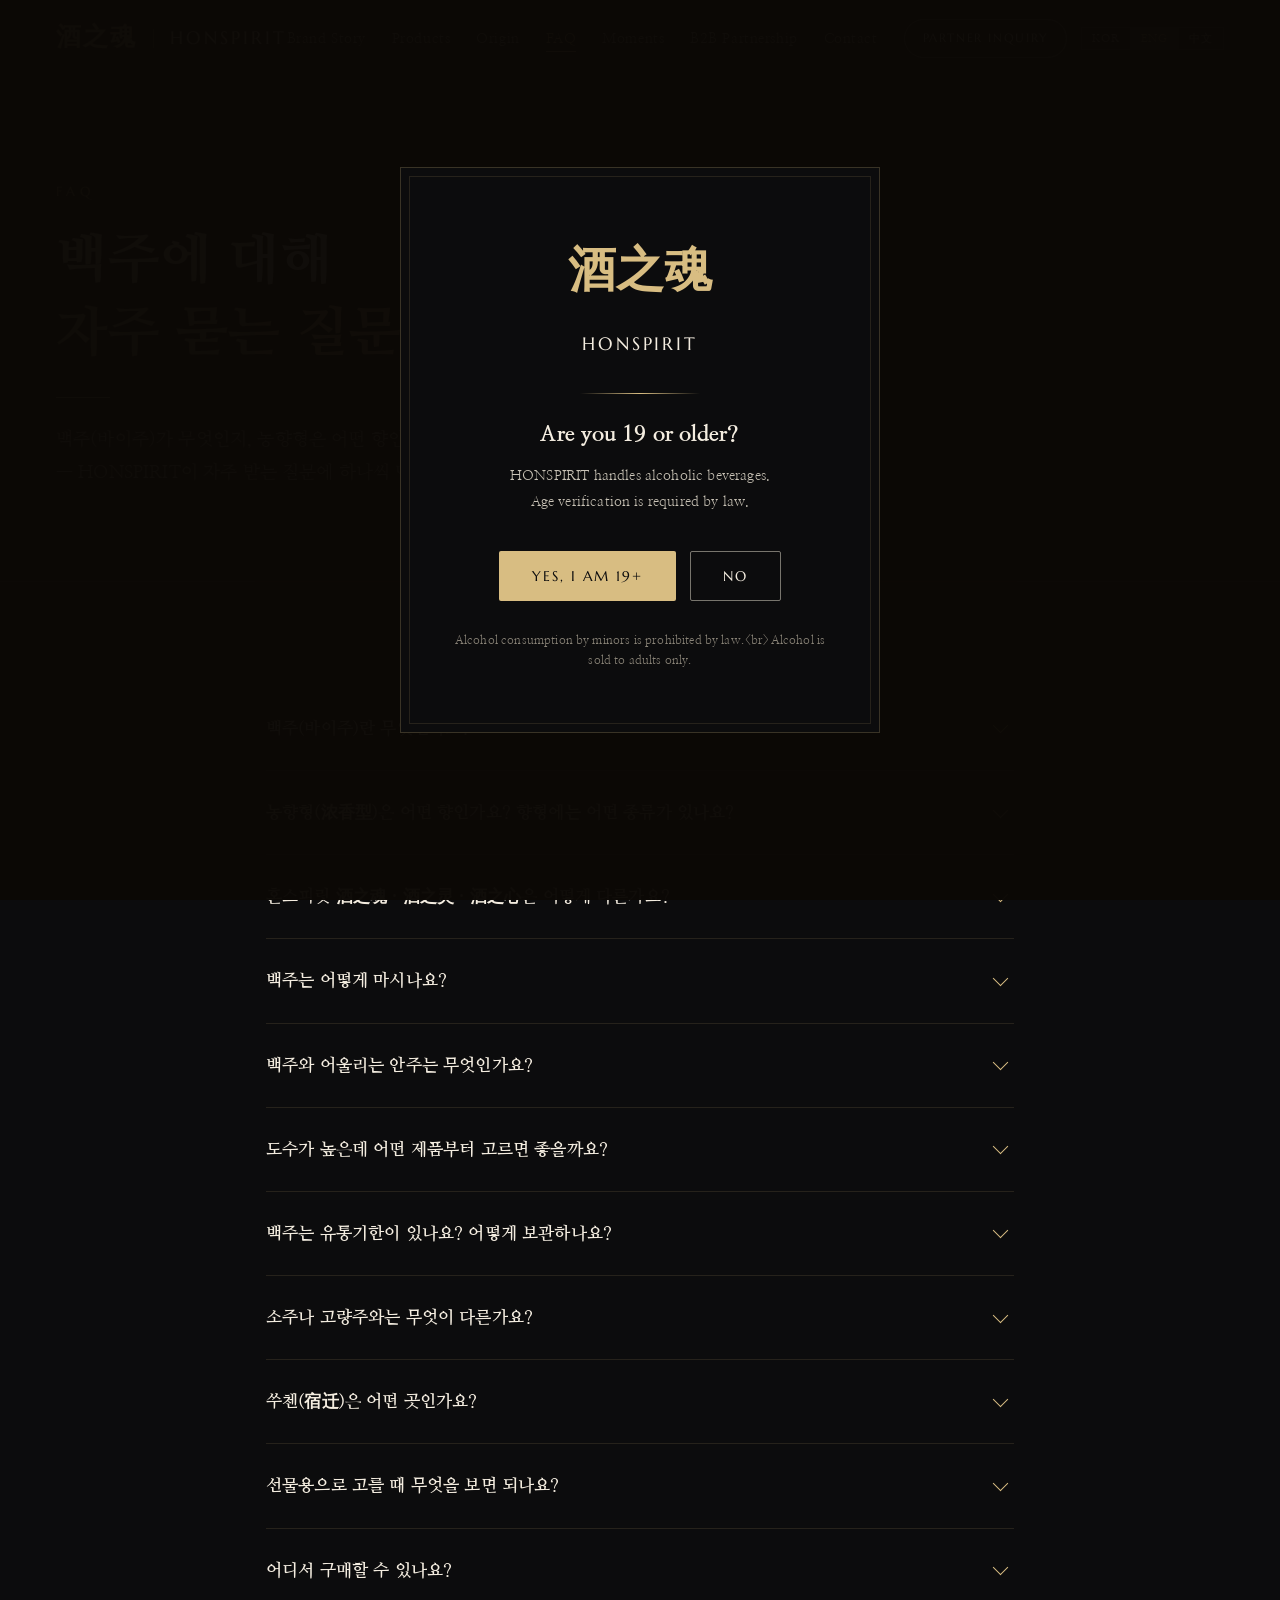
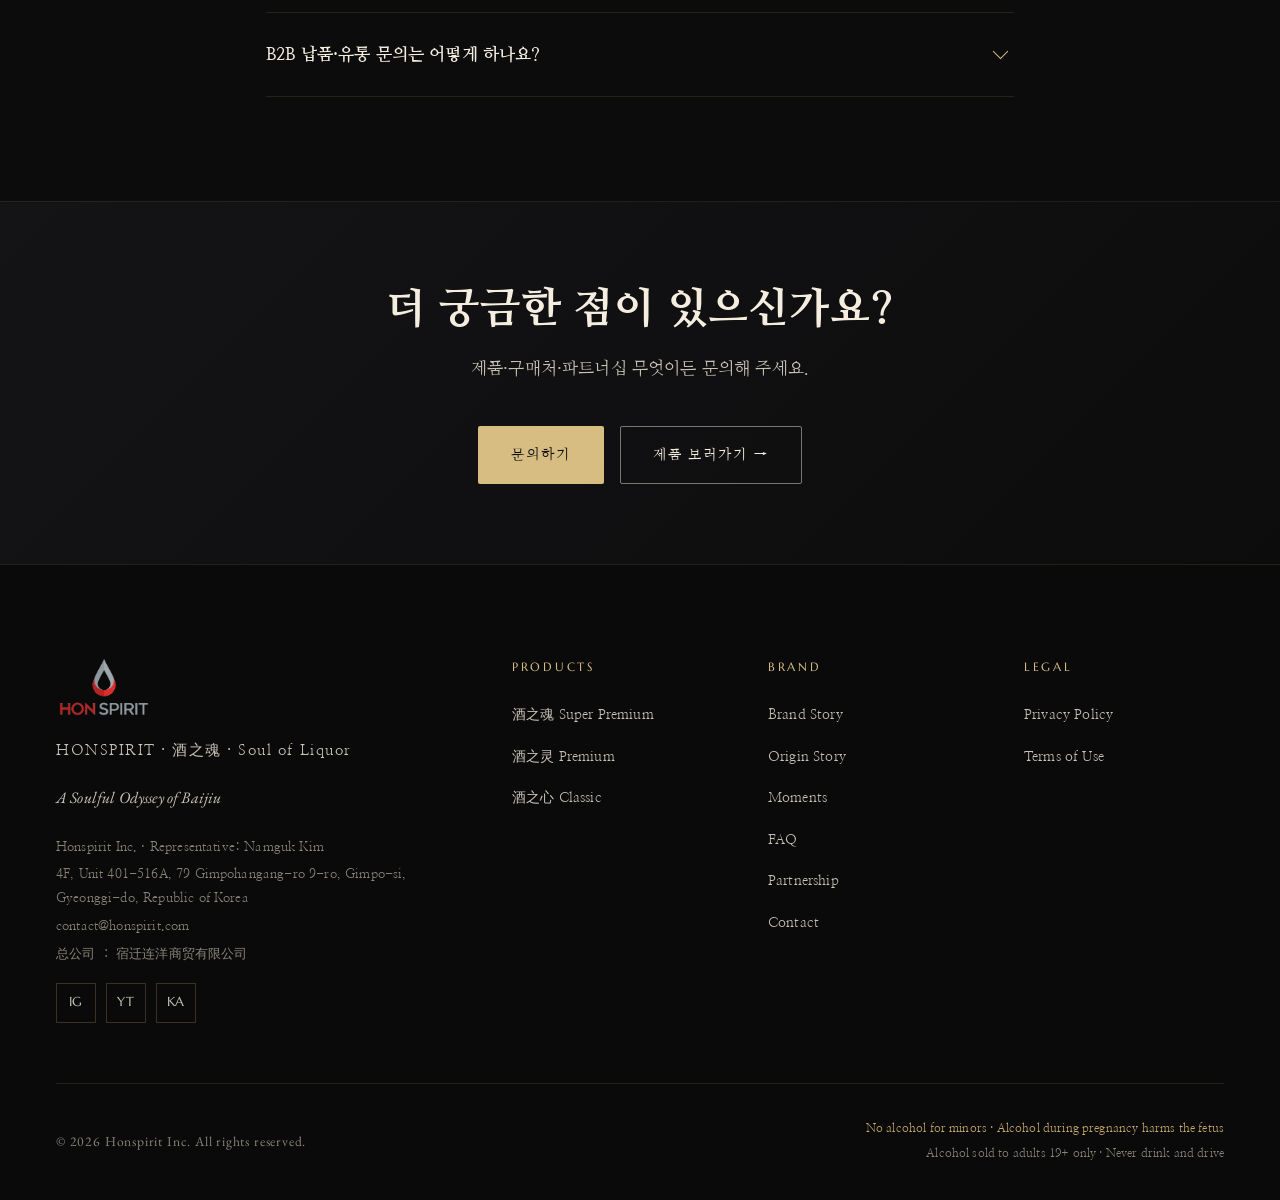
<file: faq.html>
<!DOCTYPE html>
<html lang="ko">
<head>
  <meta charset="UTF-8">
  <meta name="viewport" content="width=device-width, initial-scale=1.0">
  <title>자주 묻는 질문 — 백주란? 도수·보관·마시는 법 | HONSPIRIT 혼스피릿</title>
  <meta name="description" content="백주(바이주)가 무엇인지, 농향형은 어떤 향인지, 도수별로 어떻게 골라 마시는지, 보관과 안주까지. HONSPIRIT 혼스피릿이 자주 받는 질문에 답합니다.">
  <link rel="canonical" href="https://honspirit.com/faq.html">
  <meta name="robots" content="index, follow, max-image-preview:large, max-snippet:-1">
  <meta name="keywords" content="백주란,바이주란,백주 마시는 법,백주 도수,농향형,백주 보관,백주 안주,중국술 종류">
  <meta name="author" content="주식회사 혼스피릿">

  <!-- Open Graph / 카카오톡 · 페이스북 공유 -->
  <meta property="og:type" content="website">
  <meta property="og:site_name" content="HONSPIRIT 혼스피릿">
  <meta property="og:locale" content="ko_KR">
  <meta property="og:locale:alternate" content="en_US">
  <meta property="og:locale:alternate" content="zh_CN">
  <meta property="og:url" content="https://honspirit.com/faq.html">
  <meta property="og:title" content="자주 묻는 질문 — 백주란? 도수·보관·마시는 법 | HONSPIRIT 혼스피릿">
  <meta property="og:description" content="백주(바이주)가 무엇인지, 농향형은 어떤 향인지, 도수별로 어떻게 골라 마시는지, 보관과 안주까지. HONSPIRIT 혼스피릿이 자주 받는 질문에 답합니다.">
  <meta property="og:image" content="https://honspirit.com/images/og-image.jpg">
  <meta property="og:image:width" content="1200">
  <meta property="og:image:height" content="630">
  <meta property="og:image:alt" content="HONSPIRIT 혼스피릿 酒之魂 — 중국 쑤첸 정통 프리미엄 백주">

  <!-- Twitter / X -->
  <meta name="twitter:card" content="summary_large_image">
  <meta name="twitter:title" content="자주 묻는 질문 — 백주란? 도수·보관·마시는 법 | HONSPIRIT 혼스피릿">
  <meta name="twitter:description" content="백주(바이주)가 무엇인지, 농향형은 어떤 향인지, 도수별로 어떻게 골라 마시는지, 보관과 안주까지. HONSPIRIT 혼스피릿이 자주 받는 질문에 답합니다.">
  <meta name="twitter:image" content="https://honspirit.com/images/og-image.jpg">

  <!-- 파비콘 -->
  <link rel="icon" href="/favicon.ico" sizes="any">
  <link rel="icon" type="image/png" sizes="32x32" href="/images/icon-32.png">
  <link rel="icon" type="image/png" sizes="16x16" href="/images/icon-16.png">
  <link rel="apple-touch-icon" href="/images/apple-touch-icon.png">
  <link rel="manifest" href="/site.webmanifest">
  <meta name="theme-color" content="#0C0C0D">

  <link rel="stylesheet" href="css/style.css?v=20260822a">

  <script type="application/ld+json">
  {
    "@context": "https://schema.org",
    "@graph": [
      {
        "@type": "FAQPage",
        "mainEntity": [
          {
            "@type": "Question",
            "name": "백주(바이주)란 무엇인가요?",
            "acceptedAnswer": {
              "@type": "Answer",
              "text": "백주(白酒·바이주)는 수수를 비롯한 곡물을 발효해 증류한 중국의 전통 증류주입니다. 누룩의 일종인 곡(麯)으로 고체 상태에서 발효시킨 뒤 증류하는 방식이 특징이며, 도수는 보통 38~53%vol입니다. 중국에서는 식사와 함께 작은 잔으로 나눠 마시는 술로, 격식 있는 자리와 선물용으로 오래 쓰여 왔습니다."
            }
          },
          {
            "@type": "Question",
            "name": "농향형(浓香型)은 어떤 향인가요? 향형에는 어떤 종류가 있나요?",
            "acceptedAnswer": {
              "@type": "Answer",
              "text": "백주는 향의 계열에 따라 향형(香型)으로 나뉩니다. 대표적으로 농향형(浓香型)·장향형(酱香型)·청향형(清香型)·미향형(米香型)이 있습니다. 농향형은 진흙 발효조(泥窖)에서 오래 발효시켜 얻는 계열로, 잘 익은 과일과 꽃을 연상시키는 진하고 달큰한 향이 특징입니다. 목 넘김이 둥글고 여운이 길어 백주를 처음 접하는 분께 가장 권하기 좋은 향형입니다. HONSPIRIT 3종은 모두 농향형입니다."
            }
          },
          {
            "@type": "Question",
            "name": "혼스피릿 酒之魂 · 酒之灵 · 酒之心은 어떻게 다른가요?",
            "acceptedAnswer": {
              "@type": "Answer",
              "text": "세 제품 모두 농향형 500ml이며 도수와 성격이 다릅니다. 酒之魂 (52%vol) — 장기 숙성한 최상위 라인. 향이 가장 깊고 여운이 깁니다. 호텔·파인다이닝·VIP 선물용. 酒之灵 (42%vol) — 균형 잡힌 프리미엄 라인. 부담이 덜해 여럿이 나누기 좋습니다. 이자카야·바·골프장. 酒之心 (38%vol) — 가장 부드러운 입문 라인. 평일 저녁 식사에 곁들이기 좋습니다. 편의점·마트·식당."
            }
          },
          {
            "@type": "Question",
            "name": "백주는 어떻게 마시나요?",
            "acceptedAnswer": {
              "@type": "Answer",
              "text": "전통적으로는 상온에서 작은 잔에 따라 음식과 함께 조금씩 나눠 마십니다. 차게 하지 않는 것이 향을 살리는 방법입니다. 도수가 높으므로 한 번에 넘기기보다 향을 맡고 입에 머금었다 삼키면 농향형 특유의 과실 향이 훨씬 잘 느껴집니다. 처음이라면 38%vol의 酒之心부터 시작하시길 권합니다."
            }
          },
          {
            "@type": "Question",
            "name": "백주와 어울리는 안주는 무엇인가요?",
            "acceptedAnswer": {
              "@type": "Answer",
              "text": "기름지고 향이 강한 음식과 잘 어울립니다. 백주의 높은 도수가 기름기를 씻어내며 입안을 정리해 주기 때문입니다. 중식에서는 동파육·마라 요리·튀김류가 정석이고, 한식에서는 삼겹살·족발·양념 갈비·전과 특히 잘 맞습니다. 회나 담백한 요리에는 도수가 낮은 酒之心이 더 어울립니다."
            }
          },
          {
            "@type": "Question",
            "name": "도수가 높은데 어떤 제품부터 고르면 좋을까요?",
            "acceptedAnswer": {
              "@type": "Answer",
              "text": "백주가 처음이라면 38%vol의 酒之心을 권합니다. 농향형의 향은 그대로 살아 있으면서 목 넘김이 가장 부드럽습니다. 백주를 이미 즐기신다면 42%vol의 酒之灵이 균형이 좋고, 향의 깊이와 여운을 원하시면 52%vol의 酒之魂을 선택하시면 됩니다. 선물용으로는 酒之魂이 가장 많이 선택됩니다."
            }
          },
          {
            "@type": "Question",
            "name": "백주는 유통기한이 있나요? 어떻게 보관하나요?",
            "acceptedAnswer": {
              "@type": "Answer",
              "text": "백주는 도수가 높아 미생물이 자랄 수 없어 상하지 않습니다. 따라서 일반 식품과 같은 의미의 유통기한은 없으며, 오히려 잘 보관하면 맛이 부드러워진다고 여겨집니다. 보관은 병을 세워서, 직사광선이 닿지 않는 서늘하고 건조한 곳에 하시면 됩니다. 마개를 꽉 닫아 향이 날아가지 않게 하는 것이 가장 중요합니다. 냉장 보관은 필요하지 않습니다."
            }
          },
          {
            "@type": "Question",
            "name": "소주나 고량주와는 무엇이 다른가요?",
            "acceptedAnswer": {
              "@type": "Answer",
              "text": "한국의 희석식 소주는 주정에 물을 타 만들고 도수가 16~20%vol 안팎인 반면, 백주는 곡물을 고체 발효해 증류한 원액 중심의 술로 38%vol 이상입니다. 한국에서 흔히 부르는 고량주는 수수(高粱)로 만든 술을 뜻하므로 백주와 상당 부분 겹치는 표현입니다. 다만 백주는 향형·산지·발효 방식에 따라 갈래가 훨씬 넓고, 농향형·장향형처럼 향의 계열이 뚜렷하게 나뉩니다."
            }
          },
          {
            "@type": "Question",
            "name": "쑤첸(宿迁)은 어떤 곳인가요?",
            "acceptedAnswer": {
              "@type": "Answer",
              "text": "쑤첸(宿迁)은 중국 장쑤성 북부의 도시로, 회하(淮河) 수계와 홍택호(洪泽湖)를 끼고 있어 양조에 유리한 물과 미생물 환경을 갖춘 지역입니다. 중국을 대표하는 백주 산지 가운데 하나로 꼽히며, 양허(洋河)를 비롯한 유명 백주가 이곳에서 나옵니다. HONSPIRIT은 이 쑤첸의 양조 전통을 잇는 생산 기반에서 만들어집니다. 자세한 내용은 산지 이야기에서 보실 수 있습니다."
            }
          },
          {
            "@type": "Question",
            "name": "선물용으로 고를 때 무엇을 보면 되나요?",
            "acceptedAnswer": {
              "@type": "Answer",
              "text": "백주는 중국에서 격식 있는 선물로 오래 쓰여 왔습니다. 선물용이라면 도수가 높고 숙성이 긴 라인이 일반적으로 더 귀하게 여겨집니다. HONSPIRIT에서는 酒之魂(52%vol)이 선물용으로 가장 많이 선택되며, 받는 분이 백주에 익숙하지 않다면 부드러운 酒之灵(42%vol)도 좋은 선택입니다."
            }
          },
          {
            "@type": "Question",
            "name": "어디서 구매할 수 있나요?",
            "acceptedAnswer": {
              "@type": "Answer",
              "text": "HONSPIRIT은 채널별로 공급되고 있습니다. 酒之魂은 호텔·파인다이닝, 酒之灵은 이자카야·바·골프장, 酒之心은 편의점·대형마트·식당을 중심으로 만나실 수 있습니다. 구매처 안내는 문의 페이지로 연락 주시면 안내해 드립니다."
            }
          },
          {
            "@type": "Question",
            "name": "B2B 납품·유통 문의는 어떻게 하나요?",
            "acceptedAnswer": {
              "@type": "Answer",
              "text": "골프장·호텔·파인다이닝·이자카야·편의점·마트·면세점 파트너를 모집하고 있습니다. 채널별 맞춤 공급 조건과 소량 발주·정기 공급을 지원하며, 현장 시음회와 마케팅 콘텐츠도 제공합니다. 자세한 내용과 문의는 B2B 파트너십 페이지를 확인해 주세요."
            }
          }
        ]
      },
      {
        "@type": "WebPage",
        "url": "https://honspirit.com/faq.html",
        "name": "자주 묻는 질문",
        "isPartOf": {
          "@id": "https://honspirit.com/#website"
        },
        "inLanguage": "ko-KR",
        "publisher": {
          "@id": "https://honspirit.com/#organization"
        },
        "breadcrumb": {
          "@type": "BreadcrumbList",
          "itemListElement": [
            {
              "@type": "ListItem",
              "position": 1,
              "name": "홈",
              "item": "https://honspirit.com/"
            },
            {
              "@type": "ListItem",
              "position": 2,
              "name": "자주 묻는 질문",
              "item": "https://honspirit.com/faq.html"
            }
          ]
        }
      }
    ]
  }
  </script>
</head>
<body>

  <!-- Age Gate -->
  <div class="age-gate" id="ageGate">
    <div class="age-gate-box">
      <div class="age-gate-zh">酒之魂</div>
      <div class="age-gate-brand">HONSPIRIT</div>
      <div class="gold-divider gold-divider--center"></div>
      <h2 class="age-gate-title" data-i18n="age.title">만 19세 이상이십니까?</h2>
      <p class="age-gate-desc" data-i18n-html="age.desc">혼스피릿은 주류를 취급합니다.<br>법적 음주 가능 연령 확인이 필요합니다.</p>
      <div class="age-gate-btns">
        <button class="btn btn-primary" id="ageYes" data-i18n="age.yes">예, 19세 이상입니다</button>
        <button class="btn btn-outline" id="ageNo" data-i18n="age.no">아니오</button>
      </div>
      <p class="age-gate-legal" data-i18n="age.legal">미성년자의 음주는 법으로 금지되어 있습니다.</p>
    </div>
  </div>

  <!-- Navigation -->
  <nav class="nav" id="mainNav">
    <div class="nav-inner">
      <a href="index.html" class="nav-logo">
        <span class="nav-logo-zh">酒之魂</span>
        <span class="nav-logo-en">HONSPIRIT</span>
      </a>
      <ul class="nav-menu">
        <li><a href="story.html" class="nav-link" data-i18n="nav.story">브랜드 스토리</a></li>
        <li><a href="products.html" class="nav-link" data-i18n="nav.products">제품</a></li>
        <li><a href="origin.html" class="nav-link" data-i18n="nav.origin">산지 이야기</a></li>
        <li><a href="faq.html" class="nav-link" data-i18n="nav.faq">FAQ</a></li>
        <li><a href="moments.html" class="nav-link" data-i18n="nav.moments">추억 갤러리</a></li>
        <li><a href="partners.html" class="nav-link" data-i18n="nav.partners">B2B 파트너십</a></li>
        <li><a href="contact.html" class="nav-link" data-i18n="nav.contact">문의</a></li>
        <li><a href="partners.html" class="btn btn-outline nav-cta" data-i18n="nav.cta">파트너십 문의</a></li>
      </ul>
      <div class="lang-switcher">
        <button class="lang-btn" data-lang="ko">KOR</button>
        <button class="lang-btn" data-lang="en">ENG</button>
        <button class="lang-btn" data-lang="zh">中文</button>
      </div>
      <button class="nav-hamburger" id="navHamburger" aria-label="메뉴">
        <span></span><span></span><span></span>
      </button>
    </div>
  </nav>
  <div class="nav-mobile" id="navMobile">
    <a href="story.html" class="nav-link" data-i18n="nav.story">브랜드 스토리</a>
    <a href="products.html" class="nav-link" data-i18n="nav.products">제품</a>
    <a href="origin.html" class="nav-link" data-i18n="nav.origin">산지 이야기</a>
    <a href="faq.html" class="nav-link" data-i18n="nav.faq">FAQ</a>
    <a href="moments.html" class="nav-link" data-i18n="nav.moments">추억 갤러리</a>
    <a href="partners.html" class="nav-link" data-i18n="nav.partners">B2B 파트너십</a>
    <a href="contact.html" class="nav-link" data-i18n="nav.contact">문의</a>
    <div class="lang-switcher" style="margin-top:16px; justify-content:center;">
      <button class="lang-btn" data-lang="ko">KOR</button>
      <button class="lang-btn" data-lang="en">ENG</button>
      <button class="lang-btn" data-lang="zh">中文</button>
    </div>
  </div>

  <main>

    <!-- Page Hero -->
    <section class="page-hero">
      <div class="container">
        <p class="page-hero-label fade-in">FAQ</p>
        <h1 class="page-hero-title fade-in delay-1">
          백주에 대해<br><span class="gold">자주 묻는 질문</span>
        </h1>
        <div class="gold-divider fade-in delay-2"></div>
        <p class="page-hero-desc fade-in delay-3">
          백주(바이주)가 무엇인지, 농향형은 어떤 향인지, 어떻게 골라 마시고 보관하는지 —
          HONSPIRIT이 자주 받는 질문에 하나씩 답합니다.
        </p>
      </div>
    </section>

    <!-- FAQ -->
    <section class="section section--dark">
      <div class="container faq-wrap">
        <details class="faq-item">
          <summary class="faq-q">백주(바이주)란 무엇인가요?</summary>
          <div class="faq-a"><p>백주(白酒·바이주)는 수수를 비롯한 곡물을 발효해 증류한 중국의 전통 증류주입니다. 누룩의 일종인 <em>곡(麯)</em>으로 고체 상태에서 발효시킨 뒤 증류하는 방식이 특징이며, 도수는 보통 38~53%vol입니다. 중국에서는 식사와 함께 작은 잔으로 나눠 마시는 술로, 격식 있는 자리와 선물용으로 오래 쓰여 왔습니다.</p></div>
        </details>
        <details class="faq-item">
          <summary class="faq-q">농향형(浓香型)은 어떤 향인가요? 향형에는 어떤 종류가 있나요?</summary>
          <div class="faq-a"><p>백주는 향의 계열에 따라 <em>향형(香型)</em>으로 나뉩니다. 대표적으로 농향형(浓香型)·장향형(酱香型)·청향형(清香型)·미향형(米香型)이 있습니다.<br><br><strong>농향형</strong>은 진흙 발효조(泥窖)에서 오래 발효시켜 얻는 계열로, 잘 익은 과일과 꽃을 연상시키는 진하고 달큰한 향이 특징입니다. 목 넘김이 둥글고 여운이 길어 백주를 처음 접하는 분께 가장 권하기 좋은 향형입니다. HONSPIRIT 3종은 모두 농향형입니다.</p></div>
        </details>
        <details class="faq-item">
          <summary class="faq-q">혼스피릿 酒之魂 · 酒之灵 · 酒之心은 어떻게 다른가요?</summary>
          <div class="faq-a"><p>세 제품 모두 농향형 500ml이며 도수와 성격이 다릅니다.<br><br><strong>酒之魂 (52%vol)</strong> — 장기 숙성한 최상위 라인. 향이 가장 깊고 여운이 깁니다. 호텔·파인다이닝·VIP 선물용.<br><strong>酒之灵 (42%vol)</strong> — 균형 잡힌 프리미엄 라인. 부담이 덜해 여럿이 나누기 좋습니다. 이자카야·바·골프장.<br><strong>酒之心 (38%vol)</strong> — 가장 부드러운 입문 라인. 평일 저녁 식사에 곁들이기 좋습니다. 편의점·마트·식당.</p></div>
        </details>
        <details class="faq-item">
          <summary class="faq-q">백주는 어떻게 마시나요?</summary>
          <div class="faq-a"><p>전통적으로는 <strong>상온에서 작은 잔에 따라</strong> 음식과 함께 조금씩 나눠 마십니다. 차게 하지 않는 것이 향을 살리는 방법입니다.<br><br>도수가 높으므로 한 번에 넘기기보다 향을 맡고 입에 머금었다 삼키면 농향형 특유의 과실 향이 훨씬 잘 느껴집니다. 처음이라면 38%vol의 酒之心부터 시작하시길 권합니다.</p></div>
        </details>
        <details class="faq-item">
          <summary class="faq-q">백주와 어울리는 안주는 무엇인가요?</summary>
          <div class="faq-a"><p>기름지고 향이 강한 음식과 잘 어울립니다. 백주의 높은 도수가 기름기를 씻어내며 입안을 정리해 주기 때문입니다.<br><br>중식에서는 <strong>동파육·마라 요리·튀김류</strong>가 정석이고, 한식에서는 <strong>삼겹살·족발·양념 갈비·전</strong>과 특히 잘 맞습니다. 회나 담백한 요리에는 도수가 낮은 酒之心이 더 어울립니다.</p></div>
        </details>
        <details class="faq-item">
          <summary class="faq-q">도수가 높은데 어떤 제품부터 고르면 좋을까요?</summary>
          <div class="faq-a"><p>백주가 처음이라면 <strong>38%vol의 酒之心</strong>을 권합니다. 농향형의 향은 그대로 살아 있으면서 목 넘김이 가장 부드럽습니다.<br><br>백주를 이미 즐기신다면 42%vol의 酒之灵이 균형이 좋고, 향의 깊이와 여운을 원하시면 52%vol의 酒之魂을 선택하시면 됩니다. 선물용으로는 酒之魂이 가장 많이 선택됩니다.</p></div>
        </details>
        <details class="faq-item">
          <summary class="faq-q">백주는 유통기한이 있나요? 어떻게 보관하나요?</summary>
          <div class="faq-a"><p>백주는 도수가 높아 <strong>미생물이 자랄 수 없어 상하지 않습니다.</strong> 따라서 일반 식품과 같은 의미의 유통기한은 없으며, 오히려 잘 보관하면 맛이 부드러워진다고 여겨집니다.<br><br>보관은 <strong>병을 세워서, 직사광선이 닿지 않는 서늘하고 건조한 곳</strong>에 하시면 됩니다. 마개를 꽉 닫아 향이 날아가지 않게 하는 것이 가장 중요합니다. 냉장 보관은 필요하지 않습니다.</p></div>
        </details>
        <details class="faq-item">
          <summary class="faq-q">소주나 고량주와는 무엇이 다른가요?</summary>
          <div class="faq-a"><p>한국의 희석식 소주는 주정에 물을 타 만들고 도수가 16~20%vol 안팎인 반면, 백주는 곡물을 고체 발효해 증류한 원액 중심의 술로 38%vol 이상입니다.<br><br>한국에서 흔히 부르는 <em>고량주</em>는 수수(高粱)로 만든 술을 뜻하므로 백주와 상당 부분 겹치는 표현입니다. 다만 백주는 향형·산지·발효 방식에 따라 갈래가 훨씬 넓고, 농향형·장향형처럼 향의 계열이 뚜렷하게 나뉩니다.</p></div>
        </details>
        <details class="faq-item">
          <summary class="faq-q">쑤첸(宿迁)은 어떤 곳인가요?</summary>
          <div class="faq-a"><p>쑤첸(宿迁)은 중국 장쑤성 북부의 도시로, 회하(淮河) 수계와 홍택호(洪泽湖)를 끼고 있어 양조에 유리한 물과 미생물 환경을 갖춘 지역입니다. 중국을 대표하는 백주 산지 가운데 하나로 꼽히며, 양허(洋河)를 비롯한 유명 백주가 이곳에서 나옵니다.<br><br>HONSPIRIT은 이 쑤첸의 양조 전통을 잇는 생산 기반에서 만들어집니다. 자세한 내용은 <a href="origin.html" class="text-link">산지 이야기</a>에서 보실 수 있습니다.</p></div>
        </details>
        <details class="faq-item">
          <summary class="faq-q">선물용으로 고를 때 무엇을 보면 되나요?</summary>
          <div class="faq-a"><p>백주는 중국에서 격식 있는 선물로 오래 쓰여 왔습니다. 선물용이라면 <strong>도수가 높고 숙성이 긴 라인</strong>이 일반적으로 더 귀하게 여겨집니다.<br><br>HONSPIRIT에서는 <strong>酒之魂(52%vol)</strong>이 선물용으로 가장 많이 선택되며, 받는 분이 백주에 익숙하지 않다면 부드러운 酒之灵(42%vol)도 좋은 선택입니다.</p></div>
        </details>
        <details class="faq-item">
          <summary class="faq-q">어디서 구매할 수 있나요?</summary>
          <div class="faq-a"><p>HONSPIRIT은 채널별로 공급되고 있습니다. 酒之魂은 호텔·파인다이닝, 酒之灵은 이자카야·바·골프장, 酒之心은 편의점·대형마트·식당을 중심으로 만나실 수 있습니다.<br><br>구매처 안내는 <a href="contact.html" class="text-link">문의 페이지</a>로 연락 주시면 안내해 드립니다.</p></div>
        </details>
        <details class="faq-item">
          <summary class="faq-q">B2B 납품·유통 문의는 어떻게 하나요?</summary>
          <div class="faq-a"><p>골프장·호텔·파인다이닝·이자카야·편의점·마트·면세점 파트너를 모집하고 있습니다. 채널별 맞춤 공급 조건과 소량 발주·정기 공급을 지원하며, 현장 시음회와 마케팅 콘텐츠도 제공합니다.<br><br>자세한 내용과 문의는 <a href="partners.html" class="text-link">B2B 파트너십 페이지</a>를 확인해 주세요.</p></div>
        </details>
      </div>
    </section>

    <!-- CTA -->
    <section style="padding: 80px 0; background: linear-gradient(135deg, #141416, #0C0C0D); text-align: center; border-top: 1px solid rgba(216,189,130,0.1);">
      <div class="container">
        <h2 class="section-title fade-in" style="margin-bottom: 16px;">더 궁금한 점이 있으신가요?</h2>
        <p class="section-desc fade-in delay-1" style="margin: 0 auto 40px;">
          제품·구매처·파트너십 무엇이든 문의해 주세요.
        </p>
        <div style="display: flex; gap: 16px; justify-content: center; flex-wrap: wrap;" class="fade-in delay-2">
          <a href="contact.html" class="btn btn-primary">문의하기</a>
          <a href="products.html" class="btn btn-outline">제품 보러가기 →</a>
        </div>
      </div>
    </section>

  </main>

  <!-- Footer -->
  <footer class="footer">
    <div class="container">
      <div class="footer-grid">
        <div>
          <img src="images/logo-trans.png" alt="HONSPIRIT 酒之魂" class="footer-brand-logo-img">
          <div class="footer-brand-zh" data-i18n="footer.brandline">혼스피릿 · 酒之魂 · Soul of Liquor</div>
          <p class="footer-tagline">A Soulful Odyssey of Baijiu</p>
          <p class="footer-company" data-i18n="footer.company">주식회사 혼스피릿 · 대표자 김남국</p>
          <p style="font-size:0.8125rem; color:var(--gray-dark); margin-top:4px;" data-i18n="footer.address">경기도 김포시 김포한강로9로 79, 4층 401-516A호</p>
          <p style="font-size:0.8125rem; color:var(--gray-dark); margin-top:4px;">contact@honspirit.com</p>
          <p style="font-size:0.8125rem; color:var(--gray-dark); margin-top:4px;">总公司 ： 宿迁连洋商贸有限公司</p>
          <div class="footer-sns" style="margin-top:16px;">
            <a href="#" class="footer-sns-btn" title="Instagram">IG</a>
            <a href="#" class="footer-sns-btn" title="YouTube">YT</a>
            <a href="#" class="footer-sns-btn" title="KakaoTalk">KA</a>
          </div>
        </div>
        <div>
          <div class="footer-heading" data-i18n="footer.prod">제품</div>
          <ul class="footer-links">
            <li><a href="products.html#soul" class="footer-link">酒之魂 Super Premium</a></li>
            <li><a href="products.html#spirit" class="footer-link">酒之灵 Premium</a></li>
            <li><a href="products.html#heart" class="footer-link">酒之心 Classic</a></li>
          </ul>
        </div>
        <div>
          <div class="footer-heading" data-i18n="footer.brand">브랜드</div>
          <ul class="footer-links">
            <li><a href="story.html" class="footer-link" data-i18n="footer.story">브랜드 스토리</a></li>
            <li><a href="origin.html" class="footer-link" data-i18n="footer.origin">산지 이야기</a></li>
            <li><a href="moments.html" class="footer-link" data-i18n="footer.moments">추억 갤러리</a></li>
            <li><a href="faq.html" class="footer-link" data-i18n="nav.faq">자주 묻는 질문</a></li>
            <li><a href="partners.html" class="footer-link" data-i18n="footer.partners">파트너십</a></li>
            <li><a href="contact.html" class="footer-link" data-i18n="footer.contact">문의</a></li>
          </ul>
        </div>
        <div>
          <div class="footer-heading" data-i18n="footer.policy">정책</div>
          <ul class="footer-links">
            <li><a href="privacy.html" class="footer-link" data-i18n="footer.privacy">개인정보처리방침</a></li>
            <li><a href="terms.html" class="footer-link" data-i18n="footer.terms">이용약관</a></li>
          </ul>
        </div>
      </div>
      <div class="footer-bottom">
        <p class="footer-copy">© 2026 Honspirit Inc. All rights reserved.</p>
        <div class="footer-legal">
          <strong data-i18n="footer.warning">미성년자 음주 금지 · 임신 중 음주는 태아에게 해롭습니다</strong>
          <span data-i18n="footer.legal">주류는 만 19세 이상에게만 판매됩니다 · 음주운전 절대 금지</span>
        </div>
      </div>
    </div>
  </footer>

  <script src="js/i18n.js?v=20260822a"></script>
  <script src="js/main.js?v=20260822a"></script>
</body>
</html>
</file>
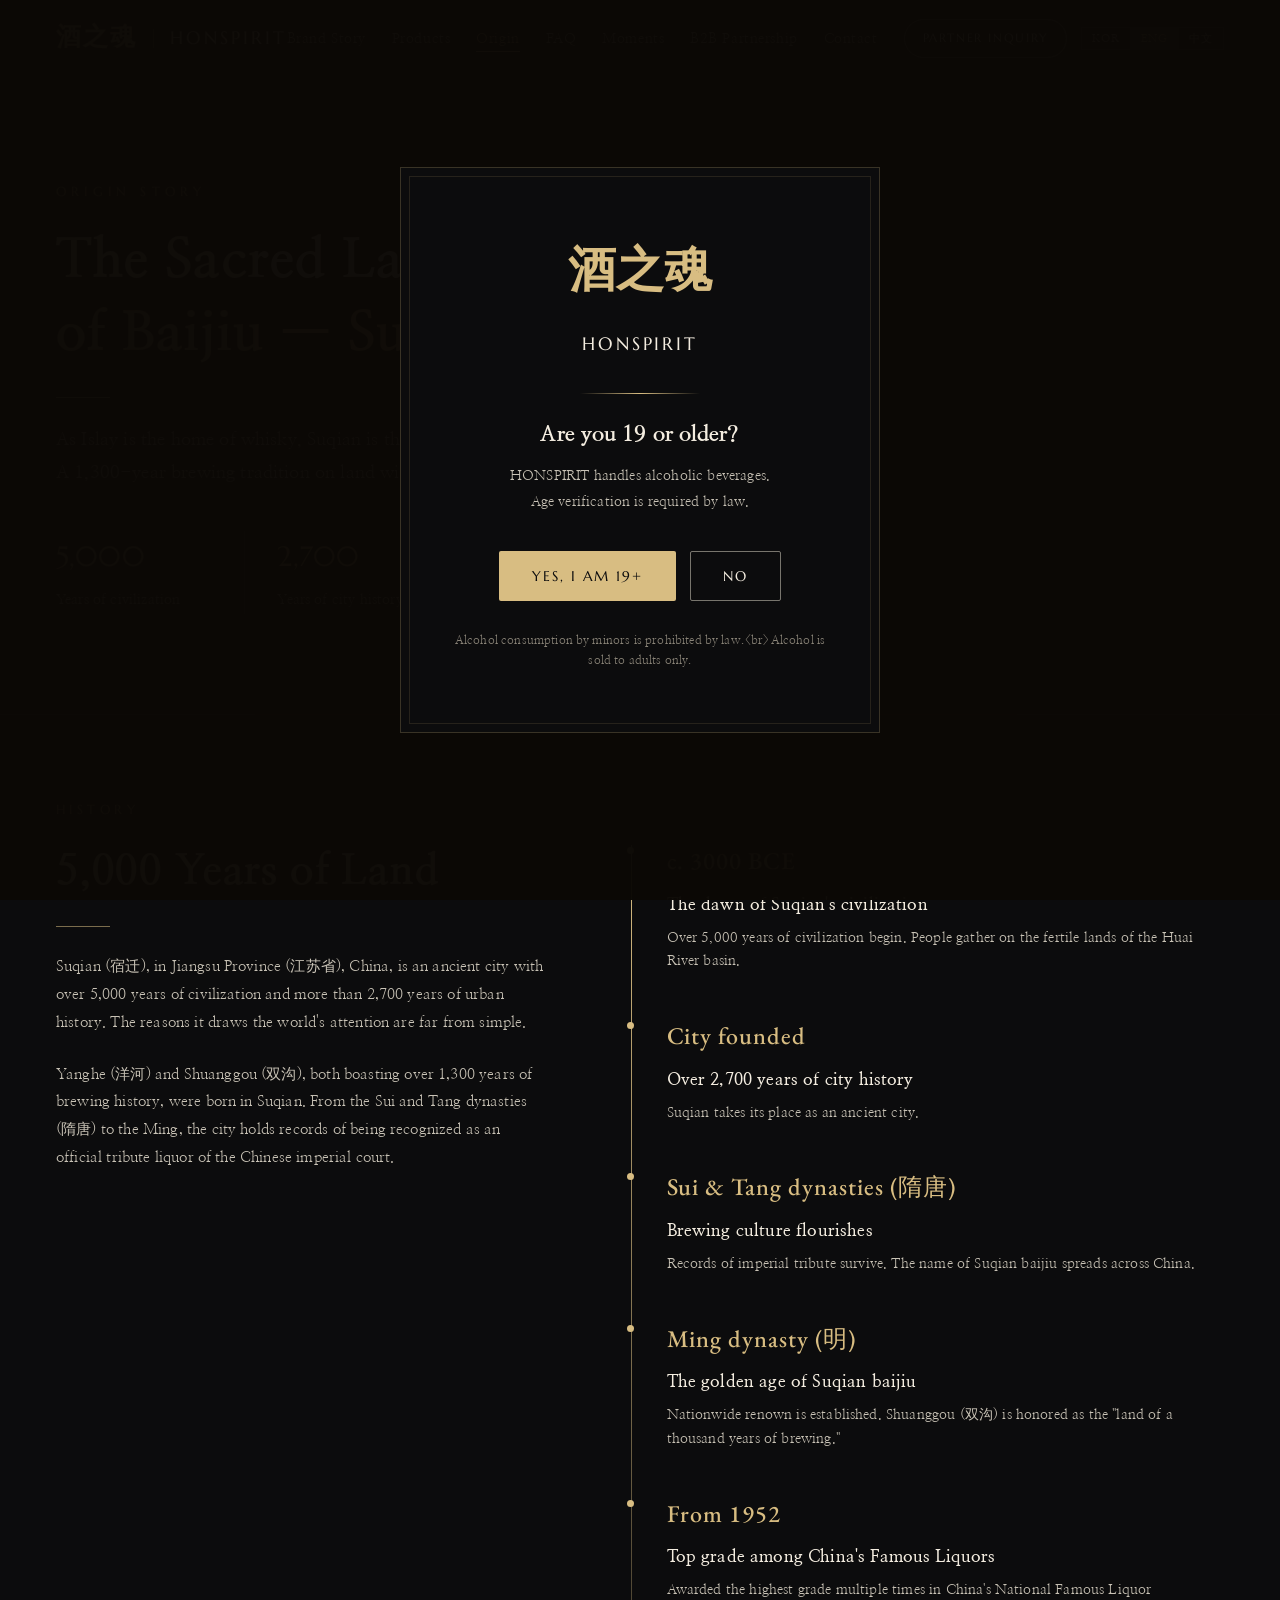
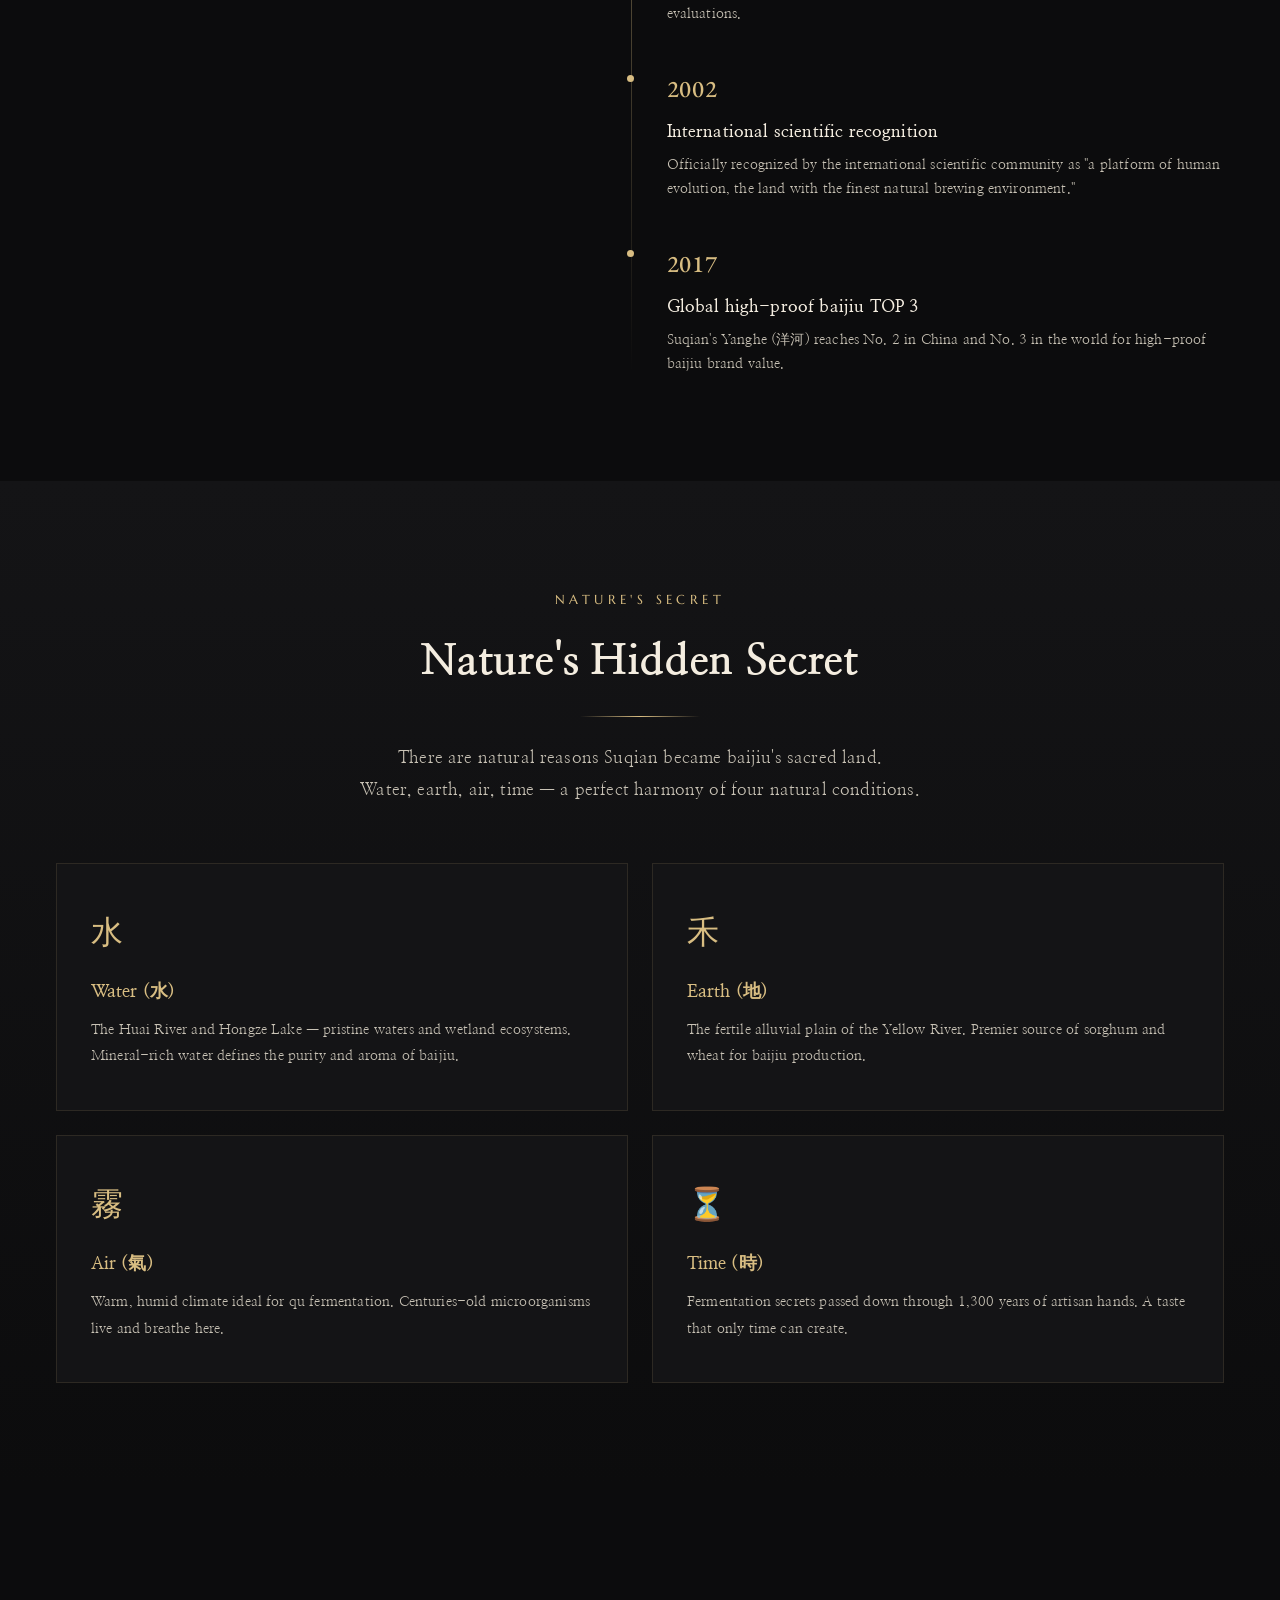
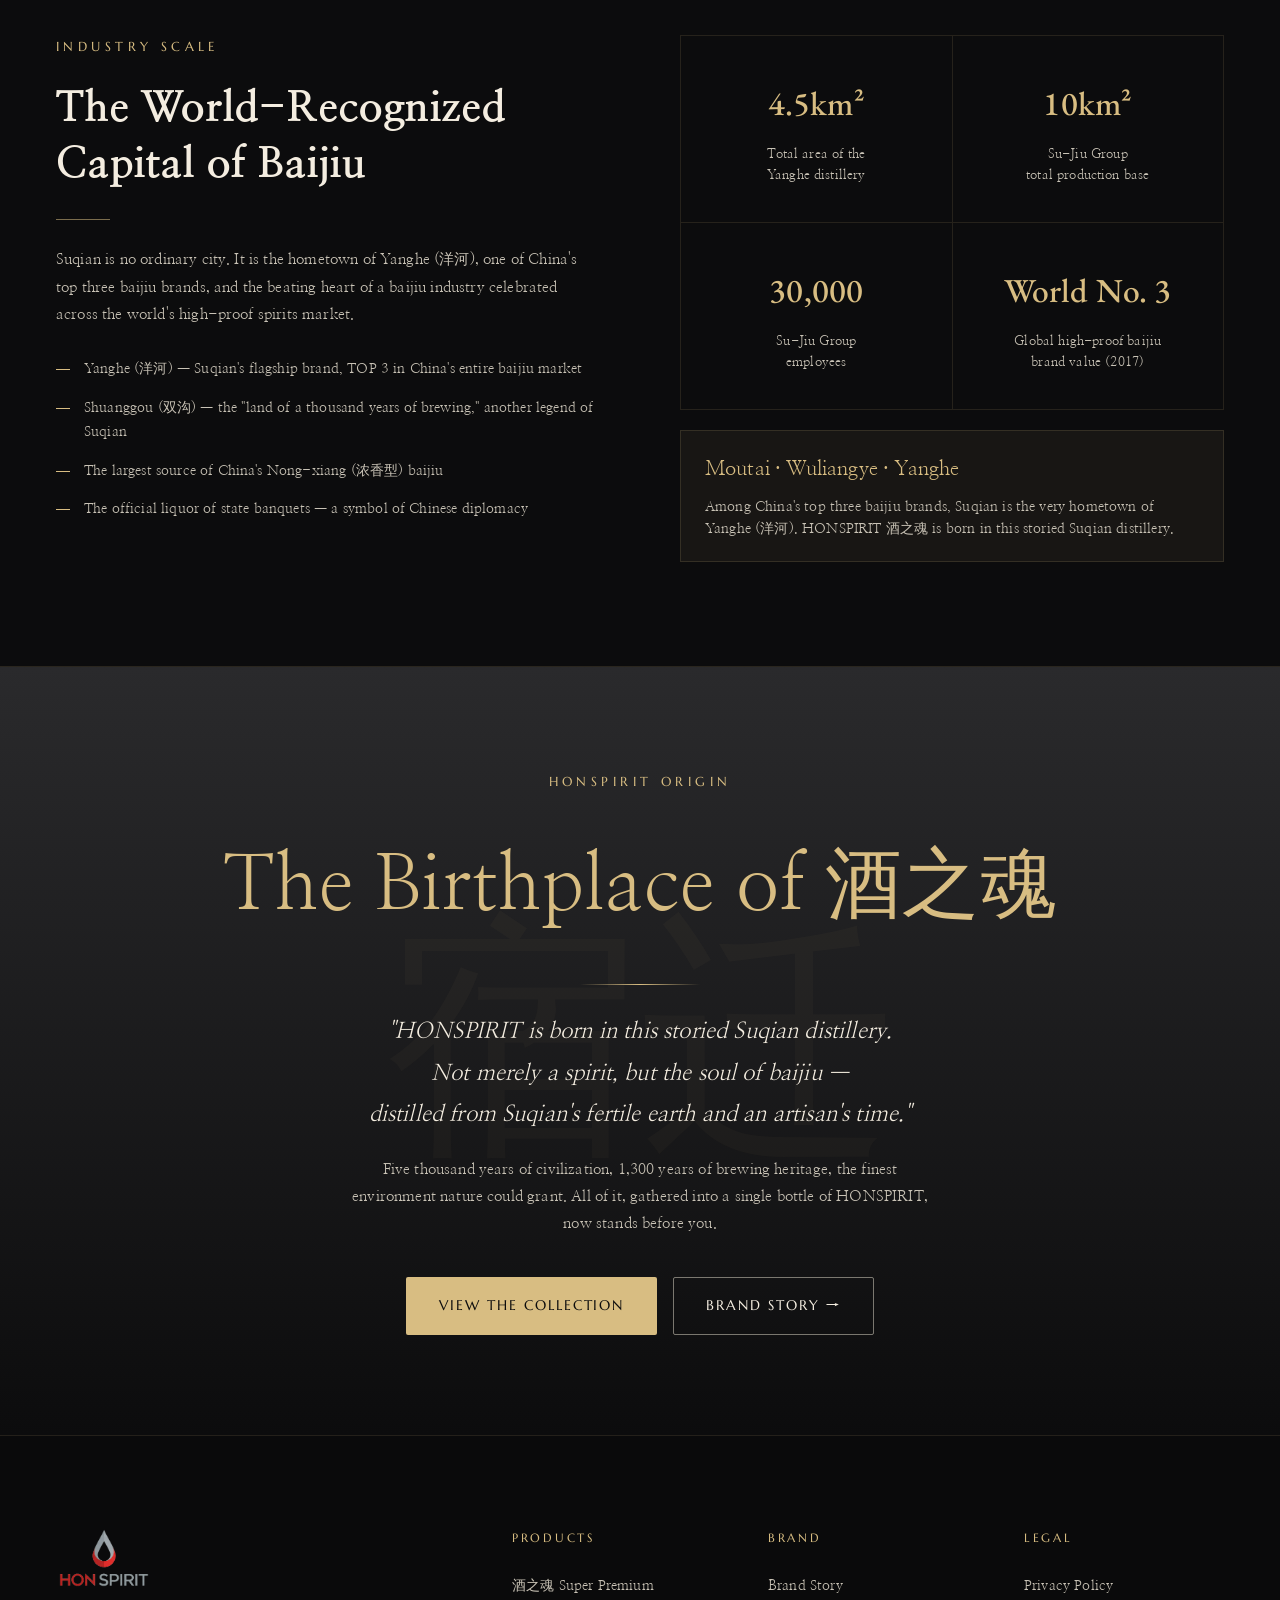
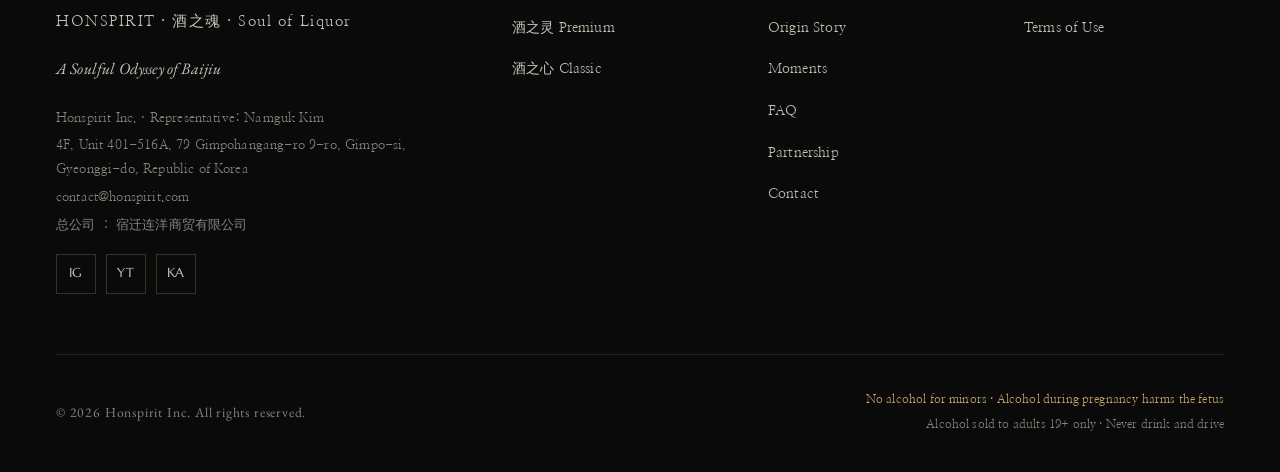
<file: origin.html>
<!DOCTYPE html>
<html lang="ko">
<head>
  <meta charset="UTF-8">
  <meta name="viewport" content="width=device-width, initial-scale=1.0">
  <title>산지 이야기 — 백주의 성지 쑤첸(宿迁) | HONSPIRIT 혼스피릿</title>
  <meta name="description" content="중국 장쑤성 쑤첸(宿迁)은 5,000년 문명과 1,300년 양조 전통의 땅. 회하의 맑은 물과 홍택호의 미생물이 빚어낸 농향형 백주의 산지 이야기.">
  <link rel="canonical" href="https://honspirit.com/origin.html">
  <meta name="robots" content="index, follow, max-image-preview:large, max-snippet:-1">
  <meta name="keywords" content="쑤첸,宿迁,백주 산지,중국 백주 생산지,양허,洋河,장쑤성,농향형,백주 삼각지대">
  <meta name="author" content="주식회사 혼스피릿">

  <!-- Open Graph / 카카오톡 · 페이스북 공유 -->
  <meta property="og:type" content="website">
  <meta property="og:site_name" content="HONSPIRIT 혼스피릿">
  <meta property="og:locale" content="ko_KR">
  <meta property="og:locale:alternate" content="en_US">
  <meta property="og:locale:alternate" content="zh_CN">
  <meta property="og:url" content="https://honspirit.com/origin.html">
  <meta property="og:title" content="산지 이야기 — 백주의 성지 쑤첸(宿迁) | HONSPIRIT 혼스피릿">
  <meta property="og:description" content="중국 장쑤성 쑤첸(宿迁)은 5,000년 문명과 1,300년 양조 전통의 땅. 회하의 맑은 물과 홍택호의 미생물이 빚어낸 농향형 백주의 산지 이야기.">
  <meta property="og:image" content="https://honspirit.com/images/og-image.jpg">
  <meta property="og:image:width" content="1200">
  <meta property="og:image:height" content="630">
  <meta property="og:image:alt" content="HONSPIRIT 혼스피릿 酒之魂 — 중국 쑤첸 정통 프리미엄 백주">

  <!-- Twitter / X -->
  <meta name="twitter:card" content="summary_large_image">
  <meta name="twitter:title" content="산지 이야기 — 백주의 성지 쑤첸(宿迁) | HONSPIRIT 혼스피릿">
  <meta name="twitter:description" content="중국 장쑤성 쑤첸(宿迁)은 5,000년 문명과 1,300년 양조 전통의 땅. 회하의 맑은 물과 홍택호의 미생물이 빚어낸 농향형 백주의 산지 이야기.">
  <meta name="twitter:image" content="https://honspirit.com/images/og-image.jpg">

  <!-- 파비콘 -->
  <link rel="icon" href="/favicon.ico" sizes="any">
  <link rel="icon" type="image/png" sizes="32x32" href="/images/icon-32.png">
  <link rel="icon" type="image/png" sizes="16x16" href="/images/icon-16.png">
  <link rel="apple-touch-icon" href="/images/apple-touch-icon.png">
  <link rel="manifest" href="/site.webmanifest">
  <meta name="theme-color" content="#0C0C0D">

  <link rel="stylesheet" href="css/style.css?v=20260822a">

  <script type="application/ld+json">
  {
    "@context": "https://schema.org",
    "@graph": [
      {
        "@type": "WebPage",
        "url": "https://honspirit.com/origin.html",
        "name": "산지 이야기 — 쑤첸(宿迁)",
        "isPartOf": {
          "@id": "https://honspirit.com/#website"
        },
        "inLanguage": "ko-KR",
        "publisher": {
          "@id": "https://honspirit.com/#organization"
        },
        "about": {
          "@type": "Place",
          "name": "쑤첸 (宿迁, Suqian)",
          "alternateName": [
            "宿迁",
            "Suqian"
          ],
          "description": "중국 장쑤성 북부의 도시. 회하 수계와 홍택호를 끼고 있어 양조에 유리한 환경을 갖춘 중국의 대표적 백주 산지.",
          "address": {
            "@type": "PostalAddress",
            "addressRegion": "장쑤성",
            "addressCountry": "CN"
          }
        },
        "breadcrumb": {
          "@type": "BreadcrumbList",
          "itemListElement": [
            {
              "@type": "ListItem",
              "position": 1,
              "name": "홈",
              "item": "https://honspirit.com/"
            },
            {
              "@type": "ListItem",
              "position": 2,
              "name": "산지 이야기",
              "item": "https://honspirit.com/origin.html"
            }
          ]
        }
      }
    ]
  }
  </script>
</head>
<body>

  <!-- Age Gate -->
  <div class="age-gate" id="ageGate">
    <div class="age-gate-box">
      <div class="age-gate-zh">酒之魂</div>
      <div class="age-gate-brand">HONSPIRIT</div>
      <div class="gold-divider gold-divider--center"></div>
      <h2 class="age-gate-title" data-i18n="age.title">만 19세 이상이십니까?</h2>
      <p class="age-gate-desc" data-i18n-html="age.desc">혼스피릿은 주류를 취급합니다.<br>법적 음주 가능 연령 확인이 필요합니다.</p>
      <div class="age-gate-btns">
        <button class="btn btn-primary" id="ageYes" data-i18n="age.yes">예, 19세 이상입니다</button>
        <button class="btn btn-outline" id="ageNo" data-i18n="age.no">아니오</button>
      </div>
      <p class="age-gate-legal" data-i18n="age.legal">미성년자의 음주는 법으로 금지되어 있습니다.</p>
    </div>
  </div>

  <!-- Navigation -->
  <nav class="nav" id="mainNav">
    <div class="nav-inner">
      <a href="index.html" class="nav-logo">
        <span class="nav-logo-zh">酒之魂</span>
        <span class="nav-logo-en">HONSPIRIT</span>
      </a>
      <ul class="nav-menu">
        <li><a href="story.html" class="nav-link" data-i18n="nav.story">브랜드 스토리</a></li>
        <li><a href="products.html" class="nav-link" data-i18n="nav.products">제품</a></li>
        <li><a href="origin.html" class="nav-link" data-i18n="nav.origin">산지 이야기</a></li>
        <li><a href="faq.html" class="nav-link" data-i18n="nav.faq">FAQ</a></li>
        <li><a href="moments.html" class="nav-link" data-i18n="nav.moments">추억 갤러리</a></li>
        <li><a href="partners.html" class="nav-link" data-i18n="nav.partners">B2B 파트너십</a></li>
        <li><a href="contact.html" class="nav-link" data-i18n="nav.contact">문의</a></li>
        <li><a href="partners.html" class="btn btn-outline nav-cta" data-i18n="nav.cta">파트너십 문의</a></li>
      </ul>
      <div class="lang-switcher">
        <button class="lang-btn" data-lang="ko">KOR</button>
        <button class="lang-btn" data-lang="en">ENG</button>
        <button class="lang-btn" data-lang="zh">中文</button>
      </div>
      <button class="nav-hamburger" id="navHamburger" aria-label="메뉴">
        <span></span><span></span><span></span>
      </button>
    </div>
  </nav>
  <div class="nav-mobile" id="navMobile">
    <a href="story.html" class="nav-link" data-i18n="nav.story">브랜드 스토리</a>
    <a href="products.html" class="nav-link" data-i18n="nav.products">제품</a>
    <a href="origin.html" class="nav-link" data-i18n="nav.origin">산지 이야기</a>
    <a href="faq.html" class="nav-link" data-i18n="nav.faq">FAQ</a>
    <a href="moments.html" class="nav-link" data-i18n="nav.moments">추억 갤러리</a>
    <a href="partners.html" class="nav-link" data-i18n="nav.partners">B2B 파트너십</a>
    <a href="contact.html" class="nav-link" data-i18n="nav.contact">문의</a>
    <div class="lang-switcher" style="margin-top:16px; justify-content:center;">
      <button class="lang-btn" data-lang="ko">KOR</button>
      <button class="lang-btn" data-lang="en">ENG</button>
      <button class="lang-btn" data-lang="zh">中文</button>
    </div>
  </div>

  <main>

    <!-- Page Hero -->
    <section class="page-hero" style="padding-bottom: 100px;">
      <div class="container">
        <p class="page-hero-label fade-in" data-i18n="origin.hero.label">Origin Story</p>
        <h1 class="page-hero-title fade-in delay-1" data-i18n-html="origin.hero.title">
          백주의 성지,<br><span class="gold">宿迁(쑤첸)</span>
        </h1>
        <div class="gold-divider fade-in delay-2"></div>
        <p class="page-hero-desc fade-in delay-3" data-i18n-html="origin.hero.desc">
          아일레이가 위스키의 성지이듯, 쑤첸은 백주의 성지입니다.<br>
          5,000년 문명의 땅에서 1,300년을 이어온 양조 전통.
        </p>
        <div style="display: flex; gap: 32px; margin-top: 40px; flex-wrap: wrap;" class="fade-in delay-4">
          <div class="origin-stat">
            <strong style="display:block; font-family:var(--font-en); font-size:1.75rem; color:var(--gold);" data-i18n="xorig.stat.5000">5,000년</strong>
            <span style="font-size:0.875rem; color:var(--gray);" data-i18n="xorig.stat.civ">문명의 역사</span>
          </div>
          <div class="origin-stat">
            <strong style="display:block; font-family:var(--font-en); font-size:1.75rem; color:var(--gold);" data-i18n="xorig.stat.2700">2,700년</strong>
            <span style="font-size:0.875rem; color:var(--gray);" data-i18n="xorig.stat.city">도시 역사</span>
          </div>
          <div class="origin-stat">
            <strong style="display:block; font-family:var(--font-en); font-size:1.75rem; color:var(--gold);" data-i18n="xorig.stat.1300">1,300년</strong>
            <span style="font-size:0.875rem; color:var(--gray);" data-i18n="xorig.stat.brew">양조 역사</span>
          </div>
        </div>
      </div>
    </section>

    <!-- Part 1: 5,000년의 땅 -->
    <section class="section section--dark" style="padding-top: 80px;">
      <div class="container">
        <div style="display: grid; grid-template-columns: 1fr 1.2fr; gap: 80px; align-items: start;">
          <div class="fade-in-left">
            <p class="section-label" data-i18n="origin.h1.label">History</p>
            <h2 class="section-title" data-i18n="origin.h1.title">5,000년의 땅</h2>
            <div class="gold-divider"></div>
            <p style="font-size: 0.9375rem; color: var(--gray); line-height: 1.85; margin-bottom: 24px;" data-i18n="xorig.h1.p1">
              쑤첸(宿迁, Suqian)은 중국 장쑤성(江苏省)에 위치하며,
              5,000년 이상의 문명사와 2,700년 이상의 도시 역사를 가진 고도(古都)입니다.
              이 도시가 세계적 주목을 받는 이유는 단순하지 않습니다.
            </p>
            <p style="font-size: 0.9375rem; color: var(--gray); line-height: 1.85;" data-i18n="xorig.h1.p2">
              1,300년 이상의 양조 역사를 가진 양허(洋河)와 쌍구(双沟) 두 브랜드 모두 쑤첸에서 탄생했습니다.
              수당(隋唐) 시대부터 명나라에 이르기까지, 중국 황실의 공식 납품 주류로 인정받은 역사적 기록을 보유하고 있습니다.
            </p>
          </div>
          <div class="fade-in-right delay-2">
            <div class="timeline">
              <div class="timeline-item">
                <div class="timeline-year" data-i18n="xorig.tl.1.year">기원전 3000년경</div>
                <div class="timeline-event" data-i18n="xorig.tl.1.event">쑤첸 문명의 시작</div>
                <div class="timeline-desc" data-i18n="xorig.tl.1.desc">5,000년 이상의 문명사가 시작되다. 회하 유역의 비옥한 땅에 사람들이 모이다.</div>
              </div>
              <div class="timeline-item">
                <div class="timeline-year" data-i18n="xorig.tl.2.year">도시 건립</div>
                <div class="timeline-event" data-i18n="xorig.tl.2.event">2,700년 이상의 도시 역사</div>
                <div class="timeline-desc" data-i18n="xorig.tl.2.desc">쑤첸이 고도(古都)로서 자리를 잡다.</div>
              </div>
              <div class="timeline-item">
                <div class="timeline-year" data-i18n="xorig.tl.3.year">수당(隋唐) 시대</div>
                <div class="timeline-event" data-i18n="xorig.tl.3.event">양조 문화 본격 흥성</div>
                <div class="timeline-desc" data-i18n="xorig.tl.3.desc">황실 납품 기록 보유. 중국 전역에 쑤첸 백주의 이름이 알려지다.</div>
              </div>
              <div class="timeline-item">
                <div class="timeline-year" data-i18n="xorig.tl.4.year">명(明)나라</div>
                <div class="timeline-event" data-i18n="xorig.tl.4.event">쑤첸 백주의 전성기</div>
                <div class="timeline-desc" data-i18n="xorig.tl.4.desc">전국적 명성 확립. 쌍구(双沟)가 "천 년 양조의 고장"으로 자리매김.</div>
              </div>
              <div class="timeline-item">
                <div class="timeline-year" data-i18n="xorig.tl.5.year">1952년 이후</div>
                <div class="timeline-event" data-i18n="xorig.tl.5.event">전국명주 최고 등급</div>
                <div class="timeline-desc" data-i18n="xorig.tl.5.desc">중국 전국명주 평가에서 수차례 최고 등급을 획득.</div>
              </div>
              <div class="timeline-item">
                <div class="timeline-year" data-i18n="xorig.tl.6.year">2002년</div>
                <div class="timeline-event" data-i18n="xorig.tl.6.event">국제 과학 공인</div>
                <div class="timeline-desc" data-i18n="xorig.tl.6.desc">"인류 진화의 플랫폼, 자연적 양조 환경이 가장 뛰어난 땅"으로 국제 과학계 공식 인정.</div>
              </div>
              <div class="timeline-item">
                <div class="timeline-year" data-i18n="xorig.tl.7.year">2017년</div>
                <div class="timeline-event" data-i18n="xorig.tl.7.event">글로벌 고도(高度)주 TOP 3</div>
                <div class="timeline-desc" data-i18n="xorig.tl.7.desc">쑤첸의 양허(洋河) 브랜드, 글로벌 고도(高度)주 브랜드 가치 중국 2위 · 세계 3위 달성.</div>
              </div>
            </div>
          </div>
        </div>
      </div>
    </section>

    <!-- Part 2: 자연의 비밀 -->
    <section class="section" style="background: linear-gradient(180deg, #141416, #0C0C0D);">
      <div class="container">
        <div style="text-align: center; margin-bottom: 56px;">
          <p class="section-label fade-in" data-i18n="origin.n.label">Nature's Secret</p>
          <h2 class="section-title fade-in delay-1" data-i18n="origin.n.title">자연이 만드는 비밀</h2>
          <div class="gold-divider gold-divider--center fade-in delay-2"></div>
          <p class="section-desc fade-in delay-3" style="margin: 0 auto;" data-i18n-html="origin.n.desc">
            쑤첸이 백주의 성지가 된 데는 자연적 이유가 있습니다.<br>
            물, 땅, 공기, 시간 — 네 가지 자연 조건의 완벽한 조화.
          </p>
        </div>
        <div class="nature-grid">
          <div class="nature-card fade-in delay-1">
            <div class="nature-icon">水</div>
            <h3 class="nature-name" data-i18n="origin.n1.name">물 (水)</h3>
            <p class="nature-desc" data-i18n="origin.n1.desc">
              회하(淮河)와 홍택호(洪泽湖) — 천혜의 수질과 습지 생태계.
              미네랄이 풍부한 강물이 백주의 순도와 향미를 결정짓습니다.
              세계 3대 습지 인접으로 독특한 미생물 생태계가 형성됩니다.
            </p>
          </div>
          <div class="nature-card fade-in delay-2">
            <div class="nature-icon">禾</div>
            <h3 class="nature-name" data-i18n="origin.n2.name">땅 (地)</h3>
            <p class="nature-desc" data-i18n="origin.n2.desc">
              황하 충적 평야의 비옥한 토양. 수수(고량)와 밀 등 백주 원료의 최고 산지.
              수천 년 동안 쌓인 유기물이 최상급 곡물을 키워냅니다.
            </p>
          </div>
          <div class="nature-card fade-in delay-3">
            <div class="nature-icon">霧</div>
            <h3 class="nature-name" data-i18n="origin.n3.name">공기 (氣)</h3>
            <p class="nature-desc" data-i18n="origin.n3.desc">
              온난하고 습한 기후. 누룩(曲) 발효에 이상적인 자연 환경.
              세계 3대 습지 인접으로 발효에 최적인 미생물 생태계가 형성됩니다.
              이 공기 속에서 수백 년의 미생물이 살아 숨쉽니다.
            </p>
          </div>
          <div class="nature-card fade-in delay-4">
            <div class="nature-icon">⏳</div>
            <h3 class="nature-name" data-i18n="origin.n4.name">시간 (時)</h3>
            <p class="nature-desc" data-i18n="origin.n4.desc">
              1,300년 장인의 손끝에서 전해진 발효 비법.
              세대를 넘어 계승되는 전통 제조법이 쑤첸 백주의 깊이를 만듭니다.
              어떤 기술도 대체할 수 없는, 오직 시간만이 빚어내는 맛.
            </p>
          </div>
        </div>
      </div>
    </section>

    <!-- Part 3: 산업 현황 -->
    <section class="section section--dark">
      <div class="container">
        <div style="display: grid; grid-template-columns: 1fr 1fr; gap: 80px; align-items: center;">
          <div class="fade-in-left">
            <p class="section-label">Industry Scale</p>
            <h2 class="section-title" data-i18n-html="xorig.i.title">세계가 인정한<br>백주의 수도</h2>
            <div class="gold-divider"></div>
            <p style="font-size: 0.9375rem; color: var(--gray); line-height: 1.85; margin-bottom: 28px;" data-i18n="xorig.i.body">
              쑤첸은 단순한 도시가 아닙니다. 중국 3대 백주 브랜드 중 하나인 양허(洋河)의 고향이자,
              세계 고도(高度)주 시장에서 인정받은 백주 산업의 심장부입니다.
            </p>
            <ul class="story-list">
              <li class="story-list-item" data-i18n="xorig.i.li1">양허(洋河) — 쑤첸 대표 브랜드. 중국 전체 백주 시장 TOP 3</li>
              <li class="story-list-item" data-i18n="xorig.i.li2">쌍구(双沟) — "천 년 양조의 고장" 쑤첸의 또 다른 전설</li>
              <li class="story-list-item" data-i18n="xorig.i.li3">중국 농향형(浓香型) 백주의 최대 산지</li>
              <li class="story-list-item" data-i18n="xorig.i.li4">국빈 만찬의 공식 주류 — 중국 외교의 상징</li>
            </ul>
          </div>
          <div class="fade-in-right delay-2">
            <div class="stats-infographic">
              <div class="stat-box">
                <div class="stat-box-num">4.5km²</div>
                <div class="stat-box-label" data-i18n-html="xorig.sb1.label">양허 주창<br>총면적</div>
              </div>
              <div class="stat-box">
                <div class="stat-box-num">10km²</div>
                <div class="stat-box-label" data-i18n-html="xorig.sb2.label">쑤주그룹<br>전체 생산기지</div>
              </div>
              <div class="stat-box">
                <div class="stat-box-num" data-i18n="xorig.sb3.num">3만 명</div>
                <div class="stat-box-label" data-i18n-html="xorig.sb3.label">쑤주그룹<br>임직원 수</div>
              </div>
              <div class="stat-box">
                <div class="stat-box-num" data-i18n="xorig.sb4.num">세계 3위</div>
                <div class="stat-box-label" data-i18n-html="xorig.sb4.label">글로벌 고도(高度)주<br>브랜드 가치 (2017)</div>
              </div>
            </div>
            <div style="margin-top: 20px; background: rgba(216,189,130,0.06); border: 1px solid rgba(216,189,130,0.15); padding: 20px 24px;">
              <div style="font-family: var(--font-zh); font-size: 1.25rem; color: var(--gold); margin-bottom: 8px;" data-i18n="xorig.i.brands">마오타이 · 우량예 · 양허</div>
              <p style="font-size: 0.875rem; color: var(--gray); line-height: 1.6;" data-i18n="xorig.i.callout">중국 3대 백주 브랜드 중 양허(洋河)의 고향이 바로 쑤첸입니다. HONSPIRIT 酒之魂은 이 유서 깊은 쑤첸의 공장에서 탄생합니다.</p>
            </div>
          </div>
        </div>
      </div>
    </section>

    <!-- Part 4: 酒之魂의 탄생지 -->
    <section style="padding: 100px 0; background: linear-gradient(180deg, #2A2A2C 0%, #0C0C0D 100%); border-top: 1px solid rgba(216,189,130,0.15); text-align: center; position: relative; overflow: hidden;">
      <div style="position: absolute; inset: 0; font-family: var(--font-zh); font-size: clamp(100px, 20vw, 300px); color: rgba(216,189,130,0.03); display: flex; align-items: center; justify-content: center; user-select: none; pointer-events: none; line-height: 1;">宿迁</div>
      <div class="container" style="position: relative; z-index: 2;">
        <p class="section-label fade-in">HONSPIRIT Origin</p>
        <div style="font-family: var(--font-zh); font-size: clamp(3rem, 6vw, 5rem); color: var(--gold); margin-bottom: 16px;" class="fade-in delay-1" data-i18n="xorig.birth.title">酒之魂의 탄생지</div>
        <div class="gold-divider gold-divider--center fade-in delay-2"></div>
        <p style="font-family: var(--font-serif); font-size: clamp(1.125rem, 2vw, 1.375rem); color: var(--cream); line-height: 1.9; max-width: 700px; margin: 0 auto 20px; font-style: italic;" class="fade-in delay-3" data-i18n-html="xorig.birth.quote">
          "혼스피릿은 이 쑤첸의 유서 깊은 공장에서 탄생합니다.<br>
          단순한 술이 아닌, 쑤첸의 비옥한 토양과 장인의 시간이<br>
          응축된 — 백주의 영혼."
        </p>
        <p style="font-size: 0.9375rem; color: var(--gray); max-width: 600px; margin: 0 auto 40px; line-height: 1.8;" class="fade-in delay-4" data-i18n="xorig.birth.body">
          5,000년 문명의 땅, 1,300년 양조의 역사, 자연이 허락한 최상의 환경.
          이 모든 것이 한 병의 HONSPIRIT에 담겨 당신 앞에 서있습니다.
        </p>
        <div style="display: flex; gap: 16px; justify-content: center; flex-wrap: wrap;" class="fade-in delay-5">
          <a href="products.html" class="btn btn-primary" data-i18n="xorig.birth.cta1">제품 보러가기</a>
          <a href="story.html" class="btn btn-outline" data-i18n="xorig.birth.cta2">브랜드 스토리 →</a>
        </div>
      </div>
    </section>

  </main>

  <!-- Footer -->
  <footer class="footer">
    <div class="container">
      <div class="footer-grid">
        <div>
          <img src="images/logo-trans.png" alt="HONSPIRIT 酒之魂" class="footer-brand-logo-img">
          <div class="footer-brand-zh" data-i18n="footer.brandline">혼스피릿 · 酒之魂 · Soul of Liquor</div>
          <p class="footer-tagline">A Soulful Odyssey of Baijiu</p>
          <p class="footer-company" data-i18n="footer.company">주식회사 혼스피릿 · 대표자 김남국</p>
          <p style="font-size:0.8125rem; color:var(--gray-dark); margin-top:4px;" data-i18n="footer.address">경기도 김포시 김포한강로9로 79, 4층 401-516A호</p>
          <p style="font-size:0.8125rem; color:var(--gray-dark); margin-top:4px;">contact@honspirit.com</p>
          <p style="font-size:0.8125rem; color:var(--gray-dark); margin-top:4px;">总公司 ： 宿迁连洋商贸有限公司</p>
          <div class="footer-sns" style="margin-top:16px;">
            <a href="#" class="footer-sns-btn" title="Instagram">IG</a>
            <a href="#" class="footer-sns-btn" title="YouTube">YT</a>
            <a href="#" class="footer-sns-btn" title="KakaoTalk">KA</a>
          </div>
        </div>
        <div>
          <div class="footer-heading" data-i18n="footer.prod">제품</div>
          <ul class="footer-links">
            <li><a href="products.html#soul" class="footer-link">酒之魂 Super Premium</a></li>
            <li><a href="products.html#spirit" class="footer-link">酒之灵 Premium</a></li>
            <li><a href="products.html#heart" class="footer-link">酒之心 Classic</a></li>
          </ul>
        </div>
        <div>
          <div class="footer-heading" data-i18n="footer.brand">브랜드</div>
          <ul class="footer-links">
            <li><a href="story.html" class="footer-link" data-i18n="footer.story">브랜드 스토리</a></li>
            <li><a href="origin.html" class="footer-link" data-i18n="footer.origin">산지 이야기</a></li>
            <li><a href="moments.html" class="footer-link" data-i18n="footer.moments">추억 갤러리</a></li>
            <li><a href="faq.html" class="footer-link" data-i18n="nav.faq">자주 묻는 질문</a></li>
            <li><a href="partners.html" class="footer-link" data-i18n="footer.partners">파트너십</a></li>
            <li><a href="contact.html" class="footer-link" data-i18n="footer.contact">문의</a></li>
          </ul>
        </div>
        <div>
          <div class="footer-heading" data-i18n="footer.policy">정책</div>
          <ul class="footer-links">
            <li><a href="privacy.html" class="footer-link" data-i18n="footer.privacy">개인정보처리방침</a></li>
            <li><a href="terms.html" class="footer-link" data-i18n="footer.terms">이용약관</a></li>
          </ul>
        </div>
      </div>
      <div class="footer-bottom">
        <p class="footer-copy">© 2026 Honspirit Inc. All rights reserved.</p>
        <div class="footer-legal">
          <strong data-i18n="footer.warning">미성년자 음주 금지 · 임신 중 음주는 태아에게 해롭습니다</strong>
          <span data-i18n="footer.legal">주류는 만 19세 이상에게만 판매됩니다 · 음주운전 절대 금지</span>
        </div>
      </div>
    </div>
  </footer>

  <script src="js/i18n.js?v=20260822a"></script>
  <script src="js/main.js?v=20260822a"></script>
</body>
</html>
</file>
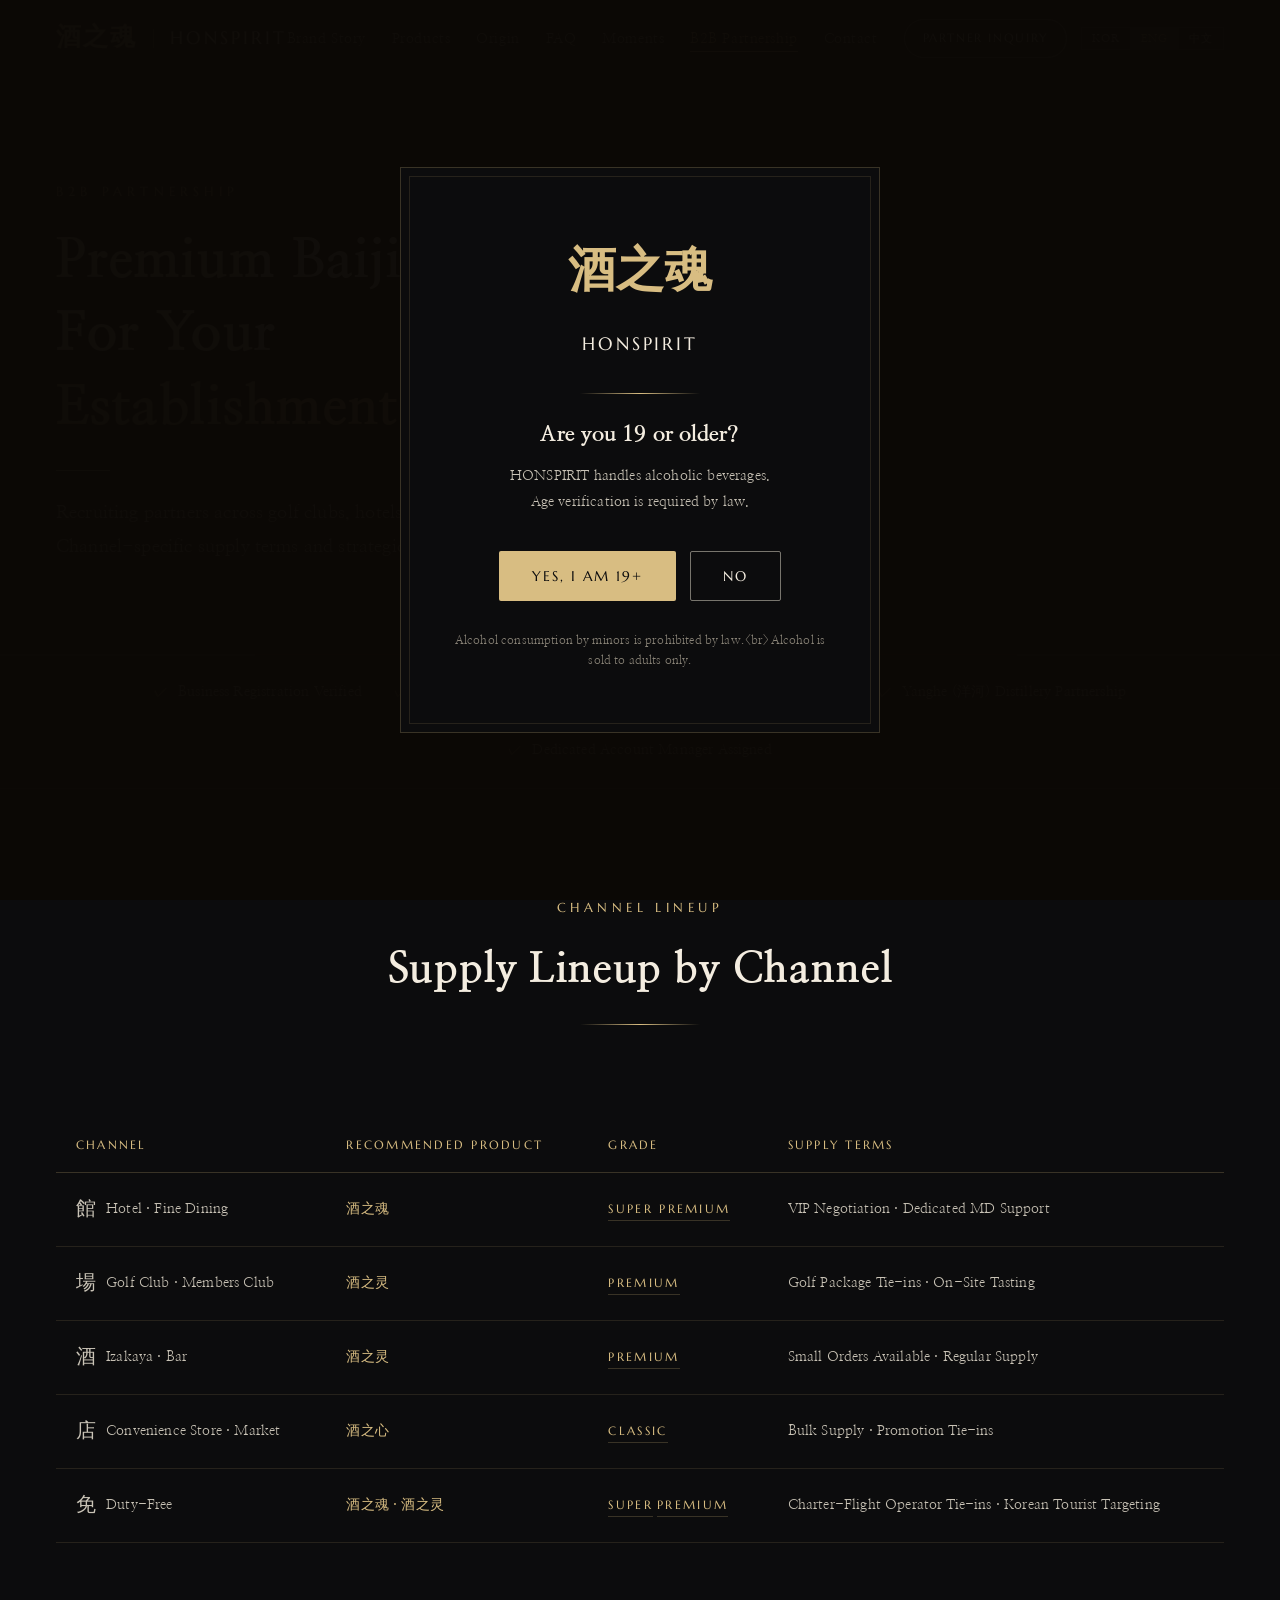
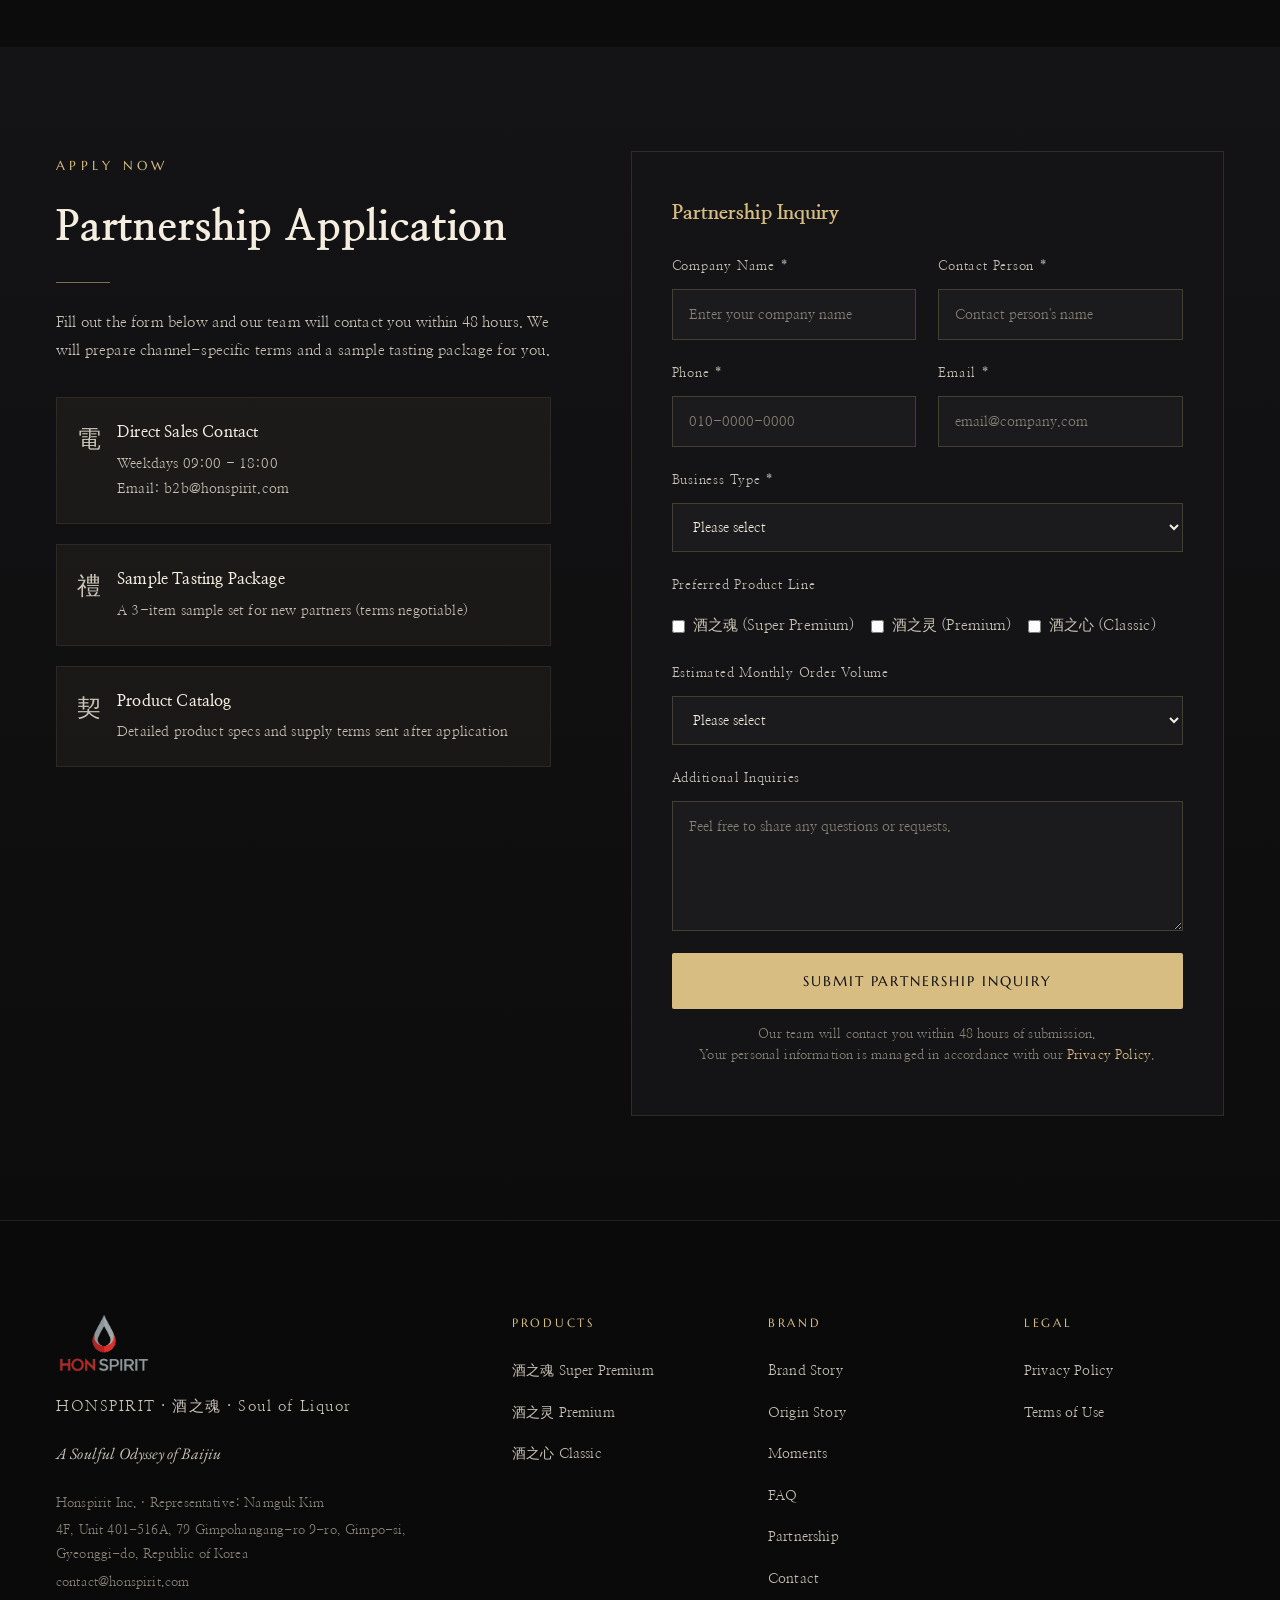
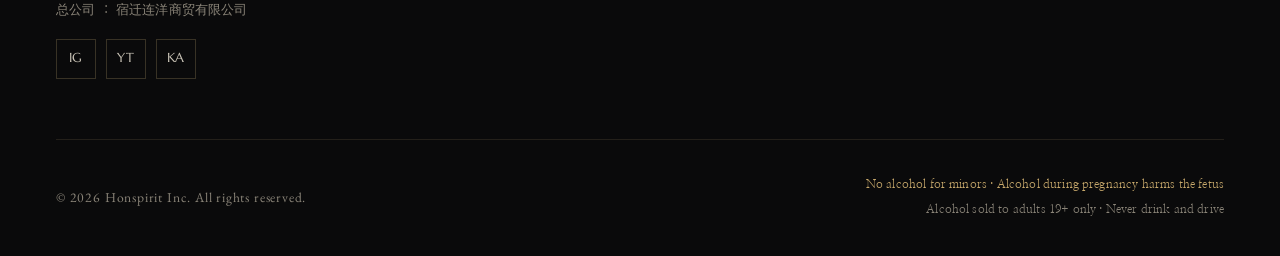
<file: partners.html>
<!DOCTYPE html>
<html lang="ko">
<head>
  <meta charset="UTF-8">
  <meta name="viewport" content="width=device-width, initial-scale=1.0">
  <title>B2B 파트너십 — 호텔·이자카야·골프장·면세점 공급 | HONSPIRIT 혼스피릿</title>
  <meta name="description" content="HONSPIRIT 혼스피릿 백주 B2B 파트너십. 골프장·호텔·파인다이닝·이자카야·편의점·면세점 채널별 맞춤 공급 조건과 소량 발주 지원.">
  <link rel="canonical" href="https://honspirit.com/partners.html">
  <meta name="robots" content="index, follow, max-image-preview:large, max-snippet:-1">
  <meta name="keywords" content="백주 도매,중국술 유통,주류 B2B,면세점 주류,호텔 주류 납품,이자카야 주류">
  <meta name="author" content="주식회사 혼스피릿">

  <!-- Open Graph / 카카오톡 · 페이스북 공유 -->
  <meta property="og:type" content="website">
  <meta property="og:site_name" content="HONSPIRIT 혼스피릿">
  <meta property="og:locale" content="ko_KR">
  <meta property="og:locale:alternate" content="en_US">
  <meta property="og:locale:alternate" content="zh_CN">
  <meta property="og:url" content="https://honspirit.com/partners.html">
  <meta property="og:title" content="B2B 파트너십 — 호텔·이자카야·골프장·면세점 공급 | HONSPIRIT 혼스피릿">
  <meta property="og:description" content="HONSPIRIT 혼스피릿 백주 B2B 파트너십. 골프장·호텔·파인다이닝·이자카야·편의점·면세점 채널별 맞춤 공급 조건과 소량 발주 지원.">
  <meta property="og:image" content="https://honspirit.com/images/og-image.jpg">
  <meta property="og:image:width" content="1200">
  <meta property="og:image:height" content="630">
  <meta property="og:image:alt" content="HONSPIRIT 혼스피릿 酒之魂 — 중국 쑤첸 정통 프리미엄 백주">

  <!-- Twitter / X -->
  <meta name="twitter:card" content="summary_large_image">
  <meta name="twitter:title" content="B2B 파트너십 — 호텔·이자카야·골프장·면세점 공급 | HONSPIRIT 혼스피릿">
  <meta name="twitter:description" content="HONSPIRIT 혼스피릿 백주 B2B 파트너십. 골프장·호텔·파인다이닝·이자카야·편의점·면세점 채널별 맞춤 공급 조건과 소량 발주 지원.">
  <meta name="twitter:image" content="https://honspirit.com/images/og-image.jpg">

  <!-- 파비콘 -->
  <link rel="icon" href="/favicon.ico" sizes="any">
  <link rel="icon" type="image/png" sizes="32x32" href="/images/icon-32.png">
  <link rel="icon" type="image/png" sizes="16x16" href="/images/icon-16.png">
  <link rel="apple-touch-icon" href="/images/apple-touch-icon.png">
  <link rel="manifest" href="/site.webmanifest">
  <meta name="theme-color" content="#0C0C0D">

  <link rel="stylesheet" href="css/style.css?v=20260822a">

  <script type="application/ld+json">
  {
    "@context": "https://schema.org",
    "@graph": [
      {
        "@type": "WebPage",
        "url": "https://honspirit.com/partners.html",
        "name": "B2B 파트너십",
        "isPartOf": {
          "@id": "https://honspirit.com/#website"
        },
        "inLanguage": "ko-KR",
        "publisher": {
          "@id": "https://honspirit.com/#organization"
        },
        "breadcrumb": {
          "@type": "BreadcrumbList",
          "itemListElement": [
            {
              "@type": "ListItem",
              "position": 1,
              "name": "홈",
              "item": "https://honspirit.com/"
            },
            {
              "@type": "ListItem",
              "position": 2,
              "name": "B2B 파트너십",
              "item": "https://honspirit.com/partners.html"
            }
          ]
        }
      }
    ]
  }
  </script>
</head>
<body>

  <!-- Age Gate -->
  <div class="age-gate" id="ageGate">
    <div class="age-gate-box">
      <div class="age-gate-zh">酒之魂</div>
      <div class="age-gate-brand">HONSPIRIT</div>
      <div class="gold-divider gold-divider--center"></div>
      <h2 class="age-gate-title" data-i18n="age.title">만 19세 이상이십니까?</h2>
      <p class="age-gate-desc" data-i18n-html="age.desc">혼스피릿은 주류를 취급합니다.<br>법적 음주 가능 연령 확인이 필요합니다.</p>
      <div class="age-gate-btns">
        <button class="btn btn-primary" id="ageYes" data-i18n="age.yes">예, 19세 이상입니다</button>
        <button class="btn btn-outline" id="ageNo" data-i18n="age.no">아니오</button>
      </div>
      <p class="age-gate-legal" data-i18n="age.legal">미성년자의 음주는 법으로 금지되어 있습니다.</p>
    </div>
  </div>

  <!-- Navigation -->
  <nav class="nav" id="mainNav">
    <div class="nav-inner">
      <a href="index.html" class="nav-logo">
        <span class="nav-logo-zh">酒之魂</span>
        <span class="nav-logo-en">HONSPIRIT</span>
      </a>
      <ul class="nav-menu">
        <li><a href="story.html" class="nav-link" data-i18n="nav.story">브랜드 스토리</a></li>
        <li><a href="products.html" class="nav-link" data-i18n="nav.products">제품</a></li>
        <li><a href="origin.html" class="nav-link" data-i18n="nav.origin">산지 이야기</a></li>
        <li><a href="faq.html" class="nav-link" data-i18n="nav.faq">FAQ</a></li>
        <li><a href="moments.html" class="nav-link" data-i18n="nav.moments">추억 갤러리</a></li>
        <li><a href="partners.html" class="nav-link" data-i18n="nav.partners">B2B 파트너십</a></li>
        <li><a href="contact.html" class="nav-link" data-i18n="nav.contact">문의</a></li>
        <li><a href="partners.html" class="btn btn-outline nav-cta" data-i18n="nav.cta">파트너십 문의</a></li>
      </ul>
      <div class="lang-switcher">
        <button class="lang-btn" data-lang="ko">KOR</button>
        <button class="lang-btn" data-lang="en">ENG</button>
        <button class="lang-btn" data-lang="zh">中文</button>
      </div>
      <button class="nav-hamburger" id="navHamburger" aria-label="메뉴">
        <span></span><span></span><span></span>
      </button>
    </div>
  </nav>
  <div class="nav-mobile" id="navMobile">
    <a href="story.html" class="nav-link" data-i18n="nav.story">브랜드 스토리</a>
    <a href="products.html" class="nav-link" data-i18n="nav.products">제품</a>
    <a href="origin.html" class="nav-link" data-i18n="nav.origin">산지 이야기</a>
    <a href="faq.html" class="nav-link" data-i18n="nav.faq">FAQ</a>
    <a href="moments.html" class="nav-link" data-i18n="nav.moments">추억 갤러리</a>
    <a href="partners.html" class="nav-link" data-i18n="nav.partners">B2B 파트너십</a>
    <a href="contact.html" class="nav-link" data-i18n="nav.contact">문의</a>
    <div class="lang-switcher" style="margin-top:16px; justify-content:center;">
      <button class="lang-btn" data-lang="ko">KOR</button>
      <button class="lang-btn" data-lang="en">ENG</button>
      <button class="lang-btn" data-lang="zh">中文</button>
    </div>
  </div>

  <main>

    <!-- Page Hero -->
    <section class="page-hero">
      <div class="container">
        <p class="page-hero-label fade-in" data-i18n="partners.hero.label">B2B Partnership</p>
        <h1 class="page-hero-title fade-in delay-1" data-i18n-html="partners.hero.title">
          프리미엄 백주,<br>귀사의 테이블에<br><span class="gold">올려드립니다</span>
        </h1>
        <div class="gold-divider fade-in delay-2"></div>
        <p class="page-hero-desc fade-in delay-3" data-i18n-html="partners.hero.desc">
          골프장 · 호텔 · 이자카야 · 면세점 파트너를 모집합니다.<br>
          채널별 맞춤 공급 조건과 전략적 파트너십을 제공합니다.
        </p>
      </div>
    </section>

    <!-- Trust Badges -->
    <div style="background: rgba(216,189,130,0.04); border-top: 1px solid rgba(216,189,130,0.1); border-bottom: 1px solid rgba(216,189,130,0.1); padding: 24px 0;">
      <div class="container">
        <div style="display: flex; gap: 32px; flex-wrap: wrap; justify-content: center;">
          <div style="display:flex; align-items:center; gap:10px; font-size:0.875rem; color:var(--gray);" data-i18n-html="xpart.badge.1">
            <span style="color:var(--gold);">✓</span> 사업자등록 인증
          </div>
          <div style="display:flex; align-items:center; gap:10px; font-size:0.875rem; color:var(--gray);" data-i18n-html="xpart.badge.2">
            <span style="color:var(--gold);">✓</span> 수입 신고 완료 품목
          </div>
          <div style="display:flex; align-items:center; gap:10px; font-size:0.875rem; color:var(--gray);" data-i18n-html="xpart.badge.3">
            <span style="color:var(--gold);">✓</span> 식품의약품안전처 기준 적합
          </div>
          <div style="display:flex; align-items:center; gap:10px; font-size:0.875rem; color:var(--gray);" data-i18n-html="xpart.badge.4">
            <span style="color:var(--gold);">✓</span> 양허(洋河) 공장 파트너십
          </div>
          <div style="display:flex; align-items:center; gap:10px; font-size:0.875rem; color:var(--gray);" data-i18n-html="xpart.badge.5">
            <span style="color:var(--gold);">✓</span> 전담 영업 담당자 배정
          </div>
        </div>
      </div>
    </div>

    <!-- Channel Lineup -->
    <section class="section section--dark">
      <div class="container">
        <div style="text-align: center; margin-bottom: 56px;">
          <p class="section-label fade-in" data-i18n="partners.ch.label">Channel Lineup</p>
          <h2 class="section-title fade-in delay-1" data-i18n="partners.ch.title">채널별 공급 라인업</h2>
          <div class="gold-divider gold-divider--center fade-in delay-2"></div>
        </div>
        <div style="overflow-x: auto;" class="fade-in delay-3">
          <table class="channel-table" style="min-width: 700px;">
            <thead>
              <tr>
                <th data-i18n="xpart.th.channel">채널</th>
                <th data-i18n="xpart.th.product">추천 제품</th>
                <th data-i18n="xpart.th.grade">등급</th>
                <th data-i18n="xpart.th.terms">공급 조건</th>
              </tr>
            </thead>
            <tbody>
              <tr>
                <td>
                  <div style="display:flex; align-items:center; gap:10px;">
                    <span style="font-size:1.25rem;">館</span>
                    <span data-i18n="xpart.row1.channel">호텔 · 파인다이닝</span>
                  </div>
                </td>
                <td style="font-family:var(--font-zh); color:var(--gold);">酒之魂</td>
                <td><span class="product-badge badge--super" style="display:inline;">Super Premium</span></td>
                <td data-i18n="xpart.row1.terms">VIP 협상 · 전담 MD 지원</td>
              </tr>
              <tr>
                <td>
                  <div style="display:flex; align-items:center; gap:10px;">
                    <span style="font-size:1.25rem;">場</span>
                    <span data-i18n="xpart.row2.channel">골프장 · 클럽</span>
                  </div>
                </td>
                <td style="font-family:var(--font-zh); color:#D8BD82;">酒之灵</td>
                <td><span class="product-badge badge--premium" style="display:inline;">Premium</span></td>
                <td data-i18n="xpart.row2.terms">골프 패키지 연계 · 현장 시음회</td>
              </tr>
              <tr>
                <td>
                  <div style="display:flex; align-items:center; gap:10px;">
                    <span style="font-size:1.25rem;">酒</span>
                    <span data-i18n="xpart.row3.channel">이자카야 · 바</span>
                  </div>
                </td>
                <td style="font-family:var(--font-zh); color:#D8BD82;">酒之灵</td>
                <td><span class="product-badge badge--premium" style="display:inline;">Premium</span></td>
                <td data-i18n="xpart.row3.terms">소량 발주 가능 · 정기 공급</td>
              </tr>
              <tr>
                <td>
                  <div style="display:flex; align-items:center; gap:10px;">
                    <span style="font-size:1.25rem;">店</span>
                    <span data-i18n="xpart.row4.channel">편의점 · 마트</span>
                  </div>
                </td>
                <td style="font-family:var(--font-zh); color:#D8BD82;">酒之心</td>
                <td><span class="product-badge badge--classic" style="display:inline;">Classic</span></td>
                <td data-i18n="xpart.row4.terms">대량 공급 · 프로모션 연계</td>
              </tr>
              <tr>
                <td>
                  <div style="display:flex; align-items:center; gap:10px;">
                    <span style="font-size:1.25rem;">免</span>
                    <span data-i18n="xpart.row5.channel">면세점</span>
                  </div>
                </td>
                <td style="font-family:var(--font-zh); color:var(--gold);">酒之魂 · 酒之灵</td>
                <td>
                  <span class="product-badge badge--super" style="display:inline; margin-bottom:4px;">Super</span>
                  <span class="product-badge badge--premium" style="display:inline;">Premium</span>
                </td>
                <td data-i18n="xpart.row5.terms">전세기 업체 연계 · 한국인 관광객 타겟</td>
              </tr>
            </tbody>
          </table>
        </div>
      </div>
    </section>

    <!-- Partnership Form -->
    <section class="section" style="background: linear-gradient(180deg, #141416, #0C0C0D);">
      <div class="container">
        <div style="display: grid; grid-template-columns: 1fr 1.2fr; gap: 80px; align-items: start;">
          <div class="fade-in-left">
            <p class="section-label" data-i18n="partners.form.label">Apply Now</p>
            <h2 class="section-title" data-i18n="partners.form.title">파트너십 신청</h2>
            <div class="gold-divider"></div>
            <p style="font-size: 0.9375rem; color: var(--gray); line-height: 1.85; margin-bottom: 32px;" data-i18n="xpart.form.desc">
              아래 폼을 작성해 주시면 담당자가 48시간 이내에 연락드립니다.
              채널별 맞춤 조건과 샘플 시음 패키지를 준비해드립니다.
            </p>
            <div style="display: flex; flex-direction: column; gap: 20px;">
              <div style="display: flex; align-items: flex-start; gap: 16px; background: rgba(216,189,130,0.05); border: 1px solid rgba(216,189,130,0.1); padding: 20px;">
                <span style="font-size: 1.5rem; flex-shrink: 0;">電</span>
                <div>
                  <div style="font-weight: 700; color: var(--cream); margin-bottom: 4px;" data-i18n="xpart.info1.title">담당 영업 직통 연락처</div>
                  <div style="font-size: 0.875rem; color: var(--gray);" data-i18n-html="xpart.info1.desc">평일 09:00 - 18:00<br>이메일: b2b@honspirit.com</div>
                </div>
              </div>
              <div style="display: flex; align-items: flex-start; gap: 16px; background: rgba(216,189,130,0.05); border: 1px solid rgba(216,189,130,0.1); padding: 20px;">
                <span style="font-size: 1.5rem; flex-shrink: 0;">禮</span>
                <div>
                  <div style="font-weight: 700; color: var(--cream); margin-bottom: 4px;" data-i18n="xpart.info2.title">샘플 시음 패키지</div>
                  <div style="font-size: 0.875rem; color: var(--gray);" data-i18n="xpart.info2.desc">신규 파트너사 대상 3종 샘플 세트 제공 (조건 협의)</div>
                </div>
              </div>
              <div style="display: flex; align-items: flex-start; gap: 16px; background: rgba(216,189,130,0.05); border: 1px solid rgba(216,189,130,0.1); padding: 20px;">
                <span style="font-size: 1.5rem; flex-shrink: 0;">契</span>
                <div>
                  <div style="font-weight: 700; color: var(--cream); margin-bottom: 4px;" data-i18n="xpart.info3.title">제품 카탈로그</div>
                  <div style="font-size: 0.875rem; color: var(--gray);" data-i18n="xpart.info3.desc">신청 후 상세 제품 스펙 및 공급 조건 자료 발송</div>
                </div>
              </div>
            </div>
          </div>
          <div class="fade-in-right delay-2">
            <div style="background: #141416; border: 1px solid rgba(216,189,130,0.15); padding: 48px 40px;">
              <h3 style="font-family: var(--font-serif); font-size: 1.25rem; color: var(--gold); margin-bottom: 28px;" data-i18n="xpart.form.heading">파트너십 문의하기</h3>
              <form id="partnerForm">
                <div class="form-grid">
                  <div class="form-group">
                    <label class="form-label" data-i18n="xpart.f.company">상호명 *</label>
                    <input type="text" name="company" class="form-input" placeholder="회사명을 입력하세요" data-i18n-ph="xpart.f.company.ph" required>
                  </div>
                  <div class="form-group">
                    <label class="form-label" data-i18n="xpart.f.name">담당자명 *</label>
                    <input type="text" name="name" class="form-input" placeholder="담당자 성함" data-i18n-ph="xpart.f.name.ph" required>
                  </div>
                </div>
                <div class="form-grid">
                  <div class="form-group">
                    <label class="form-label" data-i18n="xpart.f.phone">연락처 *</label>
                    <input type="tel" name="phone" class="form-input" placeholder="010-0000-0000" required>
                  </div>
                  <div class="form-group">
                    <label class="form-label" data-i18n="xpart.f.email">이메일 *</label>
                    <input type="email" name="email" class="form-input" placeholder="email@company.com" required>
                  </div>
                </div>
                <div class="form-group">
                  <label class="form-label" data-i18n="xpart.f.type">사업 형태 *</label>
                  <select name="business_type" class="form-select" required>
                    <option value="" data-i18n="xpart.f.select">선택해주세요</option>
                    <option data-i18n="xpart.type.golf">골프장 / 골프 클럽</option>
                    <option data-i18n="xpart.type.hotel">호텔 / 파인다이닝</option>
                    <option data-i18n="xpart.type.bar">바 & 이자카야</option>
                    <option data-i18n="xpart.type.cvs">편의점 / 대형마트</option>
                    <option data-i18n="xpart.type.duty">면세점</option>
                    <option data-i18n="xpart.type.dist">식품 유통 / 도매</option>
                    <option data-i18n="xpart.type.etc">기타</option>
                  </select>
                </div>
                <div class="form-group">
                  <label class="form-label" data-i18n="xpart.f.product">희망 제품 라인</label>
                  <div style="display: flex; gap: 16px; flex-wrap: wrap; margin-top: 4px;">
                    <label style="display: flex; align-items: center; gap: 8px; font-size: 0.9375rem; color: var(--gray); cursor: pointer;">
                      <input type="checkbox" name="product_soul" value="酒之魂 (Super Premium)" style="accent-color: var(--gold);"> 酒之魂 (Super Premium)
                    </label>
                    <label style="display: flex; align-items: center; gap: 8px; font-size: 0.9375rem; color: var(--gray); cursor: pointer;">
                      <input type="checkbox" name="product_spirit" value="酒之灵 (Premium)" style="accent-color: var(--gold);"> 酒之灵 (Premium)
                    </label>
                    <label style="display: flex; align-items: center; gap: 8px; font-size: 0.9375rem; color: var(--gray); cursor: pointer;">
                      <input type="checkbox" name="product_heart" value="酒之心 (Classic)" style="accent-color: var(--gold);"> 酒之心 (Classic)
                    </label>
                  </div>
                </div>
                <div class="form-group">
                  <label class="form-label" data-i18n="xpart.f.qty">예상 월 발주량</label>
                  <select name="monthly_order" class="form-select">
                    <option value="" data-i18n="xpart.f.select">선택해주세요</option>
                    <option data-i18n="xpart.qty.1">10병 미만</option>
                    <option data-i18n="xpart.qty.2">10 ~ 50병</option>
                    <option data-i18n="xpart.qty.3">50 ~ 100병</option>
                    <option data-i18n="xpart.qty.4">100 ~ 500병</option>
                    <option data-i18n="xpart.qty.5">500병 이상</option>
                  </select>
                </div>
                <div class="form-group">
                  <label class="form-label" data-i18n="xpart.f.message">추가 문의사항</label>
                  <textarea name="message" class="form-textarea" placeholder="궁금하신 점이나 요청사항을 자유롭게 작성해주세요." data-i18n-ph="xpart.f.message.ph"></textarea>
                </div>
                <button type="submit" class="btn btn-primary" style="width: 100%; justify-content: center; padding: 18px;" data-i18n="partners.f.submit">
                  파트너십 문의 제출하기
                </button>
                <p style="font-size: 0.8125rem; color: var(--gray-dark); margin-top: 16px; text-align: center; line-height: 1.6;" data-i18n-html="xpart.form.note">
                  제출 후 48시간 이내에 담당자가 연락드립니다.<br>
                  개인정보는 <a href="privacy.html" style="color: var(--gold);">개인정보처리방침</a>에 따라 관리됩니다.
                </p>
              </form>
            </div>
          </div>
        </div>
      </div>
    </section>

  </main>

  <!-- Footer -->
  <footer class="footer">
    <div class="container">
      <div class="footer-grid">
        <div>
          <img src="images/logo-trans.png" alt="HONSPIRIT 酒之魂" class="footer-brand-logo-img">
          <div class="footer-brand-zh" data-i18n="footer.brandline">혼스피릿 · 酒之魂 · Soul of Liquor</div>
          <p class="footer-tagline">A Soulful Odyssey of Baijiu</p>
          <p class="footer-company" data-i18n="footer.company">주식회사 혼스피릿 · 대표자 김남국</p>
          <p style="font-size:0.8125rem; color:var(--gray-dark); margin-top:4px;" data-i18n="footer.address">경기도 김포시 김포한강로9로 79, 4층 401-516A호</p>
          <p style="font-size:0.8125rem; color:var(--gray-dark); margin-top:4px;">contact@honspirit.com</p>
          <p style="font-size:0.8125rem; color:var(--gray-dark); margin-top:4px;">总公司 ： 宿迁连洋商贸有限公司</p>
          <div class="footer-sns" style="margin-top:16px;">
            <a href="#" class="footer-sns-btn" title="Instagram">IG</a>
            <a href="#" class="footer-sns-btn" title="YouTube">YT</a>
            <a href="#" class="footer-sns-btn" title="KakaoTalk">KA</a>
          </div>
        </div>
        <div>
          <div class="footer-heading" data-i18n="footer.prod">제품</div>
          <ul class="footer-links">
            <li><a href="products.html#soul" class="footer-link">酒之魂 Super Premium</a></li>
            <li><a href="products.html#spirit" class="footer-link">酒之灵 Premium</a></li>
            <li><a href="products.html#heart" class="footer-link">酒之心 Classic</a></li>
          </ul>
        </div>
        <div>
          <div class="footer-heading" data-i18n="footer.brand">브랜드</div>
          <ul class="footer-links">
            <li><a href="story.html" class="footer-link" data-i18n="footer.story">브랜드 스토리</a></li>
            <li><a href="origin.html" class="footer-link" data-i18n="footer.origin">산지 이야기</a></li>
            <li><a href="moments.html" class="footer-link" data-i18n="footer.moments">추억 갤러리</a></li>
            <li><a href="faq.html" class="footer-link" data-i18n="nav.faq">자주 묻는 질문</a></li>
            <li><a href="partners.html" class="footer-link" data-i18n="footer.partners">파트너십</a></li>
            <li><a href="contact.html" class="footer-link" data-i18n="footer.contact">문의</a></li>
          </ul>
        </div>
        <div>
          <div class="footer-heading" data-i18n="footer.policy">정책</div>
          <ul class="footer-links">
            <li><a href="privacy.html" class="footer-link" data-i18n="footer.privacy">개인정보처리방침</a></li>
            <li><a href="terms.html" class="footer-link" data-i18n="footer.terms">이용약관</a></li>
          </ul>
        </div>
      </div>
      <div class="footer-bottom">
        <p class="footer-copy">© 2026 Honspirit Inc. All rights reserved.</p>
        <div class="footer-legal">
          <strong data-i18n="footer.warning">미성년자 음주 금지 · 임신 중 음주는 태아에게 해롭습니다</strong>
          <span data-i18n="footer.legal">주류는 만 19세 이상에게만 판매됩니다 · 음주운전 절대 금지</span>
        </div>
      </div>
    </div>
  </footer>

  <script src="js/i18n.js?v=20260822a"></script>
  <script src="js/main.js?v=20260822a"></script>
</body>
</html>
</file>
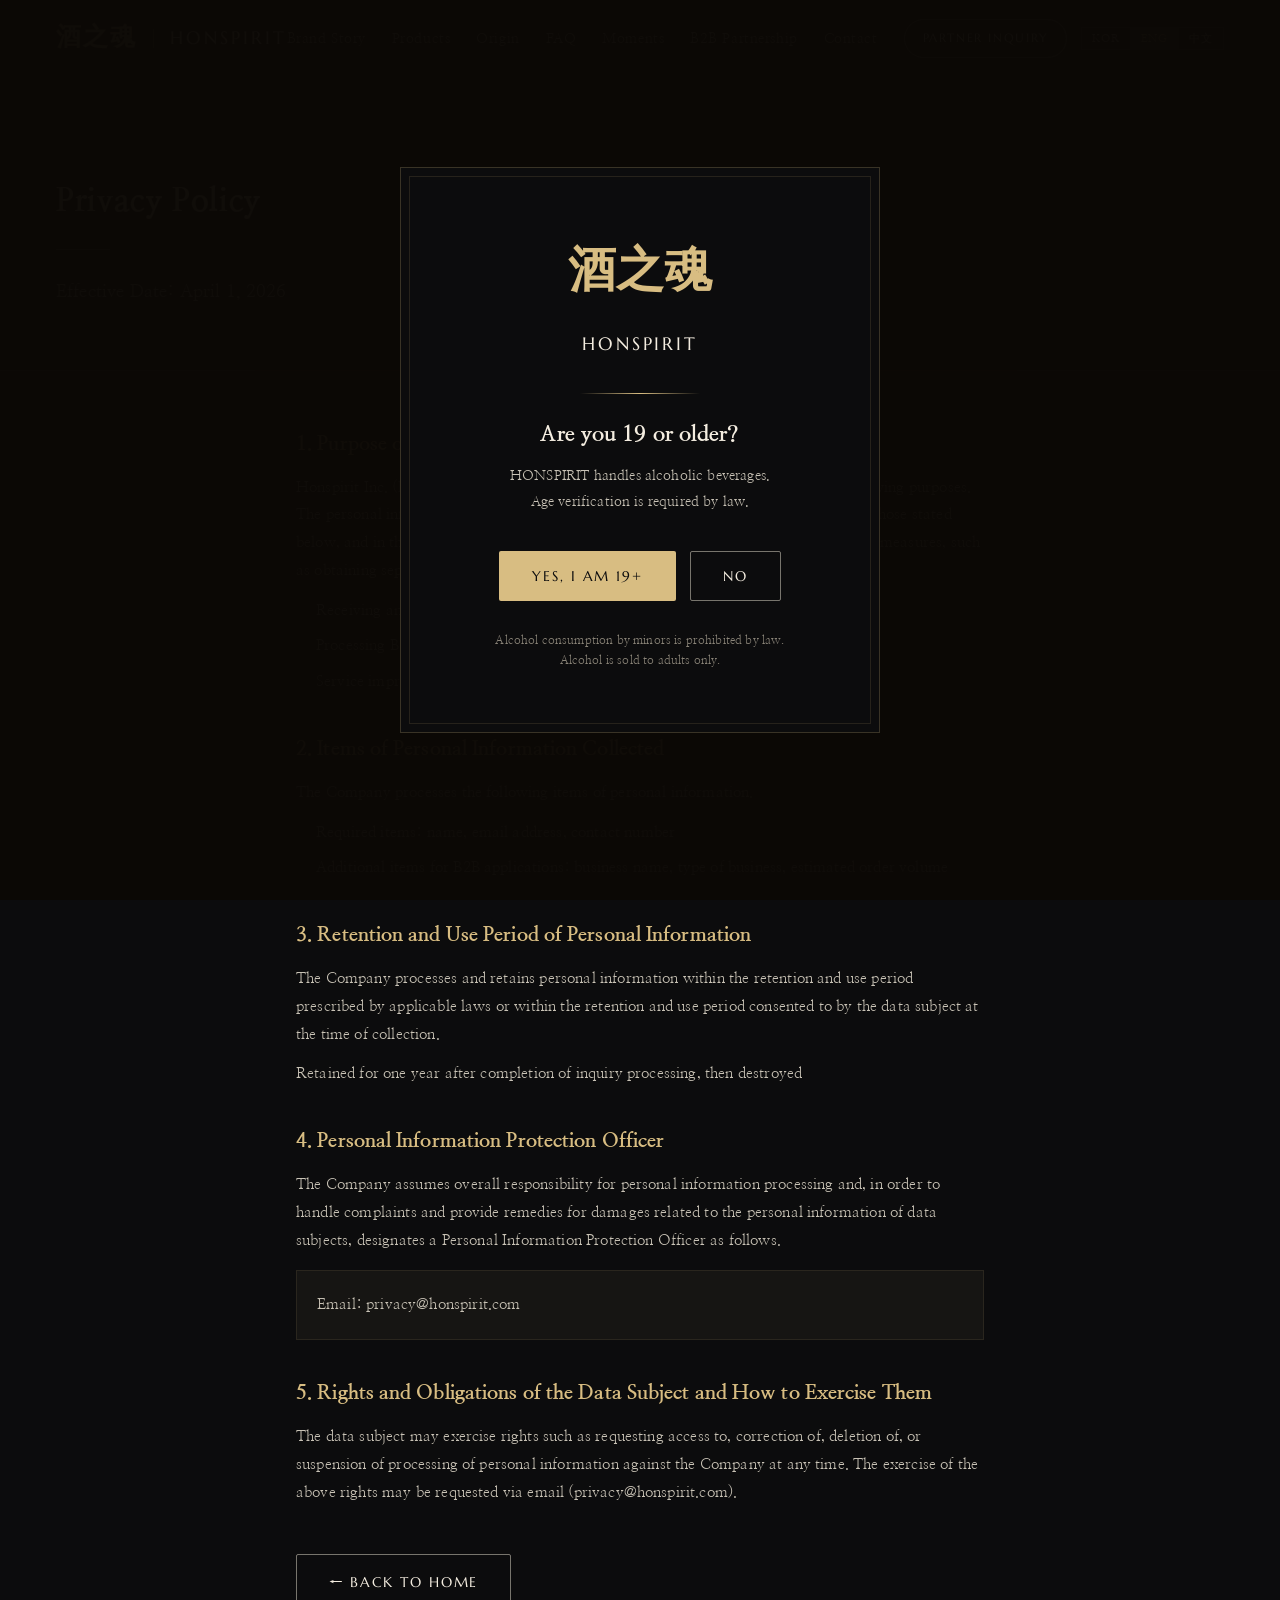
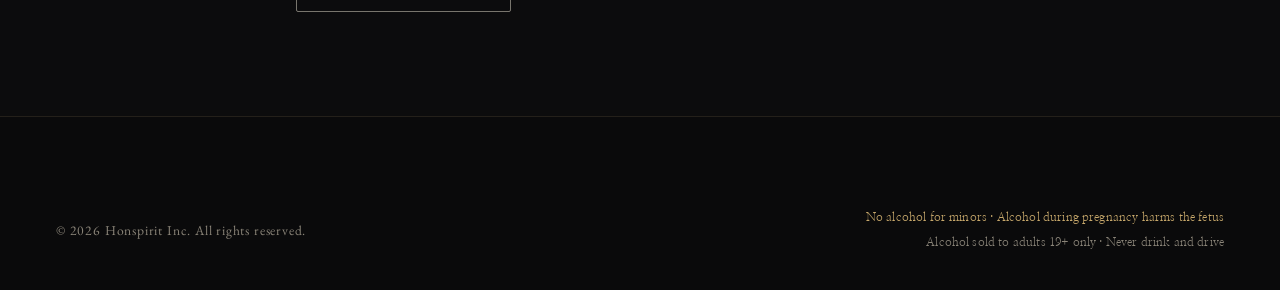
<file: privacy.html>
<!DOCTYPE html>
<html lang="ko">
<head>
  <meta charset="UTF-8">
  <meta name="viewport" content="width=device-width, initial-scale=1.0">
  <title>개인정보처리방침 | HONSPIRIT 혼스피릿</title>
  <meta name="description" content="주식회사 혼스피릿의 개인정보 수집·이용·보관 및 이용자 권리에 관한 처리방침입니다.">
  <link rel="canonical" href="https://honspirit.com/privacy.html">
  <meta name="robots" content="index, follow, max-image-preview:large, max-snippet:-1">
  <meta name="author" content="주식회사 혼스피릿">

  <!-- Open Graph / 카카오톡 · 페이스북 공유 -->
  <meta property="og:type" content="website">
  <meta property="og:site_name" content="HONSPIRIT 혼스피릿">
  <meta property="og:locale" content="ko_KR">
  <meta property="og:locale:alternate" content="en_US">
  <meta property="og:locale:alternate" content="zh_CN">
  <meta property="og:url" content="https://honspirit.com/privacy.html">
  <meta property="og:title" content="개인정보처리방침 | HONSPIRIT 혼스피릿">
  <meta property="og:description" content="주식회사 혼스피릿의 개인정보 수집·이용·보관 및 이용자 권리에 관한 처리방침입니다.">
  <meta property="og:image" content="https://honspirit.com/images/og-image.jpg">
  <meta property="og:image:width" content="1200">
  <meta property="og:image:height" content="630">
  <meta property="og:image:alt" content="HONSPIRIT 혼스피릿 酒之魂 — 중국 쑤첸 정통 프리미엄 백주">

  <!-- Twitter / X -->
  <meta name="twitter:card" content="summary_large_image">
  <meta name="twitter:title" content="개인정보처리방침 | HONSPIRIT 혼스피릿">
  <meta name="twitter:description" content="주식회사 혼스피릿의 개인정보 수집·이용·보관 및 이용자 권리에 관한 처리방침입니다.">
  <meta name="twitter:image" content="https://honspirit.com/images/og-image.jpg">

  <!-- 파비콘 -->
  <link rel="icon" href="/favicon.ico" sizes="any">
  <link rel="icon" type="image/png" sizes="32x32" href="/images/icon-32.png">
  <link rel="icon" type="image/png" sizes="16x16" href="/images/icon-16.png">
  <link rel="apple-touch-icon" href="/images/apple-touch-icon.png">
  <link rel="manifest" href="/site.webmanifest">
  <meta name="theme-color" content="#0C0C0D">

  <link rel="stylesheet" href="css/style.css?v=20260822a">
</head>
<body>
  <div class="age-gate" id="ageGate">
    <div class="age-gate-box">
      <div class="age-gate-zh">酒之魂</div>
      <div class="age-gate-brand">HONSPIRIT</div>
      <div class="gold-divider gold-divider--center"></div>
      <h2 class="age-gate-title" data-i18n="age.title">만 19세 이상이십니까?</h2>
      <p class="age-gate-desc" data-i18n-html="age.desc">혼스피릿은 주류를 취급합니다.<br>법적 음주 가능 연령 확인이 필요합니다.</p>
      <div class="age-gate-btns">
        <button class="btn btn-primary" id="ageYes" data-i18n="age.yes">예, 19세 이상입니다</button>
        <button class="btn btn-outline" id="ageNo" data-i18n="age.no">아니오</button>
      </div>
      <p class="age-gate-legal" data-i18n-html="age.legal">미성년자의 음주는 법으로 금지되어 있습니다.</p>
    </div>
  </div>

  <nav class="nav" id="mainNav">
    <div class="nav-inner">
      <a href="index.html" class="nav-logo">
        <span class="nav-logo-zh">酒之魂</span>
        <span class="nav-logo-en">HONSPIRIT</span>
      </a>
      <ul class="nav-menu">
        <li><a href="story.html" class="nav-link" data-i18n="nav.story">브랜드 스토리</a></li>
        <li><a href="products.html" class="nav-link" data-i18n="nav.products">제품</a></li>
        <li><a href="origin.html" class="nav-link" data-i18n="nav.origin">산지 이야기</a></li>
        <li><a href="faq.html" class="nav-link" data-i18n="nav.faq">FAQ</a></li>
        <li><a href="moments.html" class="nav-link" data-i18n="nav.moments">추억 갤러리</a></li>
        <li><a href="partners.html" class="nav-link" data-i18n="nav.partners">B2B 파트너십</a></li>
        <li><a href="contact.html" class="nav-link" data-i18n="nav.contact">문의</a></li>
        <li><a href="partners.html" class="btn btn-outline nav-cta" data-i18n="nav.cta">파트너십 문의</a></li>
      </ul>
      <div class="lang-switcher">
        <button class="lang-btn active" data-lang="ko">KOR</button>
        <button class="lang-btn" data-lang="en">ENG</button>
        <button class="lang-btn" data-lang="zh">中文</button>
      </div>
      <button class="nav-hamburger" id="navHamburger" aria-label="메뉴">
        <span></span><span></span><span></span>
      </button>
    </div>
  </nav>

  <!-- Mobile Menu -->
  <div class="nav-mobile" id="navMobile">
    <a href="story.html" class="nav-link" data-i18n="nav.story">브랜드 스토리</a>
    <a href="products.html" class="nav-link" data-i18n="nav.products">제품</a>
    <a href="origin.html" class="nav-link" data-i18n="nav.origin">산지 이야기</a>
    <a href="faq.html" class="nav-link" data-i18n="nav.faq">FAQ</a>
    <a href="moments.html" class="nav-link" data-i18n="nav.moments">추억 갤러리</a>
    <a href="partners.html" class="nav-link" data-i18n="nav.partners">B2B 파트너십</a>
    <a href="contact.html" class="nav-link" data-i18n="nav.contact">문의</a>
    <a href="partners.html" class="btn btn-primary" style="text-align:center" data-i18n="nav.cta">파트너십 문의하기</a>
    <div class="lang-switcher" style="justify-content:center; margin-top:8px;">
      <button class="lang-btn active" data-lang="ko">KOR</button>
      <button class="lang-btn" data-lang="en">ENG</button>
      <button class="lang-btn" data-lang="zh">中文</button>
    </div>
  </div>

  <main>
    <section class="page-hero" style="padding-bottom: 60px;">
      <div class="container">
        <h1 class="page-hero-title" style="font-size: 2rem;" data-i18n="xpriv.hero.title">개인정보처리방침</h1>
        <div class="gold-divider"></div>
        <p class="page-hero-desc" data-i18n="xpriv.hero.date">시행일: 2026년 4월 1일</p>
      </div>
    </section>

    <section class="section section--dark" style="padding-top: 60px;">
      <div class="container" style="max-width: 800px;">
        <div style="display: flex; flex-direction: column; gap: 40px; color: var(--gray); font-size: 0.9375rem; line-height: 1.85;">
          <div>
            <h2 style="font-family: var(--font-serif); font-size: 1.25rem; color: var(--gold); margin-bottom: 16px;" data-i18n="xpriv.s1.title">1. 개인정보 수집 및 이용 목적</h2>
            <p data-i18n="xpriv.s1.body">주식회사 혼스피릿(이하 "회사")는 다음의 목적을 위해 개인정보를 처리합니다. 처리하고 있는 개인정보는 다음의 목적 이외의 용도로는 이용되지 않으며 이용 목적이 변경되는 경우에는 별도의 동의를 받는 등 필요한 조치를 이행할 예정입니다.</p>
            <ul style="margin-top: 12px; padding-left: 20px; display: flex; flex-direction: column; gap: 8px;">
              <li data-i18n="xpriv.s1.li1">소비자 문의 접수 및 답변</li>
              <li data-i18n="xpriv.s1.li2">B2B 파트너십 신청 처리</li>
              <li data-i18n="xpriv.s1.li3">서비스 개선 및 마케팅 활용 (동의 시)</li>
            </ul>
          </div>
          <div>
            <h2 style="font-family: var(--font-serif); font-size: 1.25rem; color: var(--gold); margin-bottom: 16px;" data-i18n="xpriv.s2.title">2. 수집하는 개인정보 항목</h2>
            <p data-i18n="xpriv.s2.body">회사는 다음의 개인정보 항목을 처리합니다.</p>
            <ul style="margin-top: 12px; padding-left: 20px; display: flex; flex-direction: column; gap: 8px;">
              <li data-i18n="xpriv.s2.li1">필수항목: 이름, 이메일 주소, 연락처</li>
              <li data-i18n="xpriv.s2.li2">B2B 신청 시 추가: 상호명, 사업 형태, 예상 발주량</li>
            </ul>
          </div>
          <div>
            <h2 style="font-family: var(--font-serif); font-size: 1.25rem; color: var(--gold); margin-bottom: 16px;" data-i18n="xpriv.s3.title">3. 개인정보의 보유 및 이용 기간</h2>
            <p data-i18n="xpriv.s3.body">회사는 법령에 따른 개인정보 보유·이용기간 또는 정보주체로부터 개인정보를 수집 시에 동의받은 개인정보 보유·이용기간 내에서 개인정보를 처리·보유합니다.</p>
            <p style="margin-top: 12px;" data-i18n="xpriv.s3.body2">문의 처리 완료 후 1년간 보관 후 파기</p>
          </div>
          <div>
            <h2 style="font-family: var(--font-serif); font-size: 1.25rem; color: var(--gold); margin-bottom: 16px;" data-i18n="xpriv.s4.title">4. 개인정보 보호 책임자</h2>
            <p data-i18n="xpriv.s4.body">회사는 개인정보 처리에 관한 업무를 총괄해서 책임지고, 정보주체의 개인정보 관련 불만처리 및 피해구제 등을 위하여 아래와 같이 개인정보 보호책임자를 지정하고 있습니다.</p>
            <div style="margin-top: 16px; background: rgba(216,189,130,0.05); border: 1px solid rgba(216,189,130,0.1); padding: 20px;">
              <p data-i18n="xpriv.s4.email">이메일: privacy@honspirit.com</p>
            </div>
          </div>
          <div>
            <h2 style="font-family: var(--font-serif); font-size: 1.25rem; color: var(--gold); margin-bottom: 16px;" data-i18n="xpriv.s5.title">5. 정보주체의 권리·의무 및 행사방법</h2>
            <p data-i18n="xpriv.s5.body">정보주체는 회사에 대해 언제든지 개인정보 열람·정정·삭제·처리정지 요구 등의 권리를 행사할 수 있습니다. 위의 권리 행사는 이메일(privacy@honspirit.com)을 통해 요청하실 수 있습니다.</p>
          </div>
        </div>
        <div style="margin-top: 48px;">
          <a href="index.html" class="btn btn-outline" data-i18n="xpriv.back">← 홈으로 돌아가기</a>
        </div>
      </div>
    </section>
  </main>

  <footer class="footer">
    <div class="container">
      <div class="footer-bottom" style="border-top: none; padding-top: 0;">
        <p class="footer-copy">© 2026 Honspirit Inc. All rights reserved.</p>
        <div class="footer-legal">
          <strong data-i18n="footer.warning">미성년자 음주 금지</strong>
          <span data-i18n="footer.legal">주류는 만 19세 이상에게만 판매됩니다</span>
        </div>
      </div>
    </div>
  </footer>
  <script src="js/i18n.js?v=20260822a"></script>
  <script src="js/main.js?v=20260822a"></script>
</body>
</html>
</file>
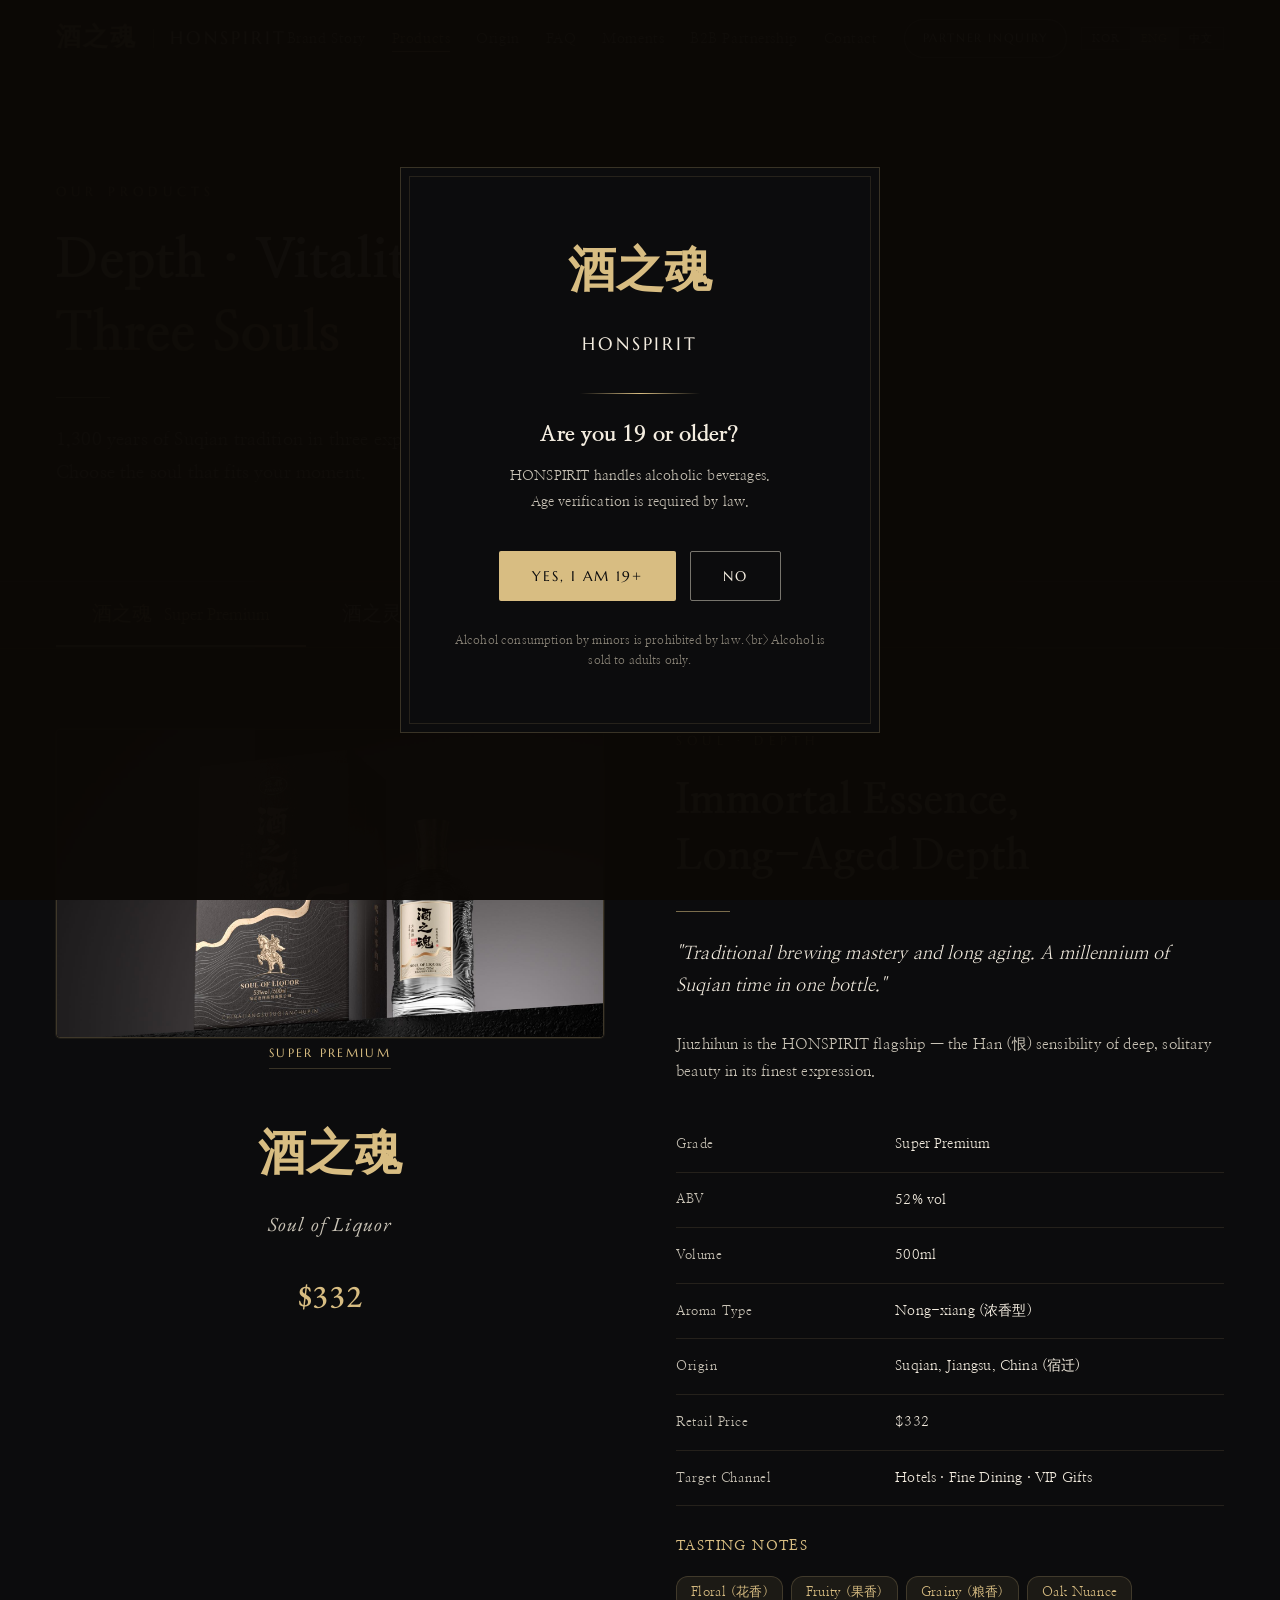
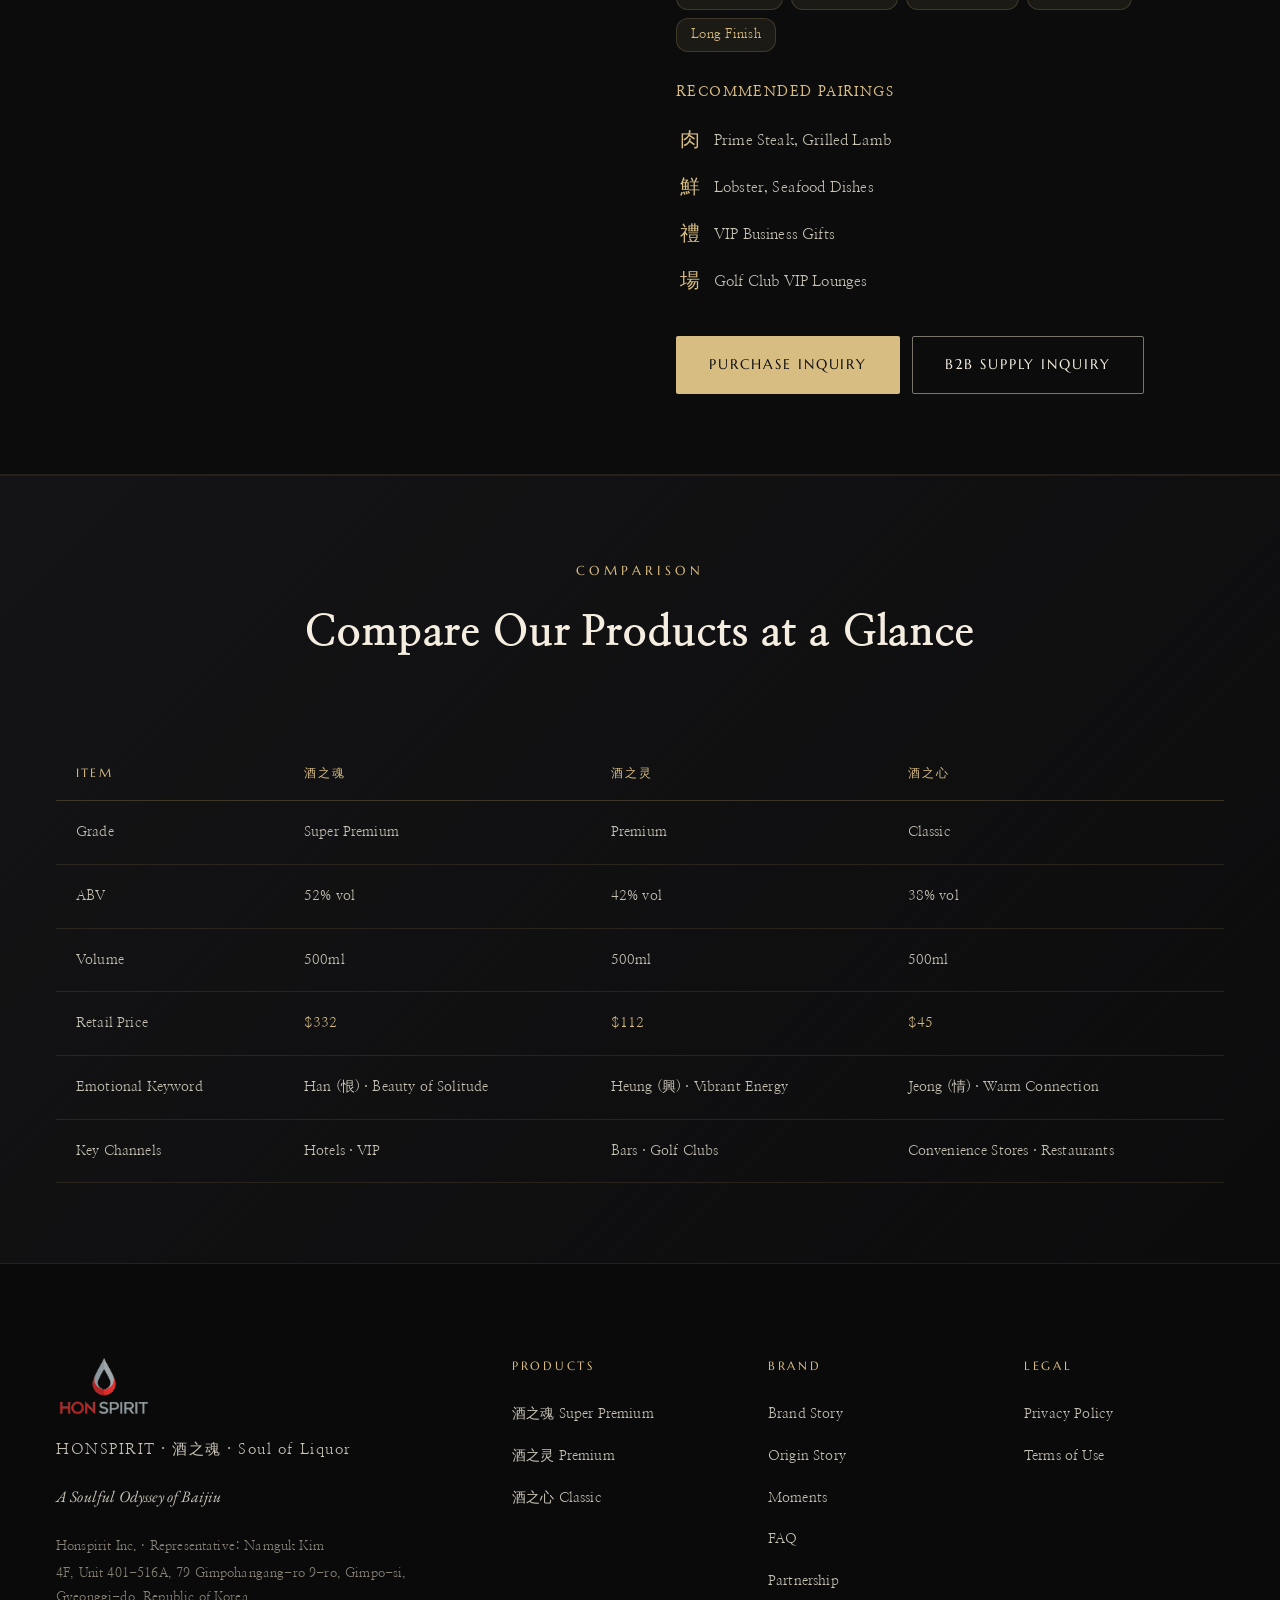
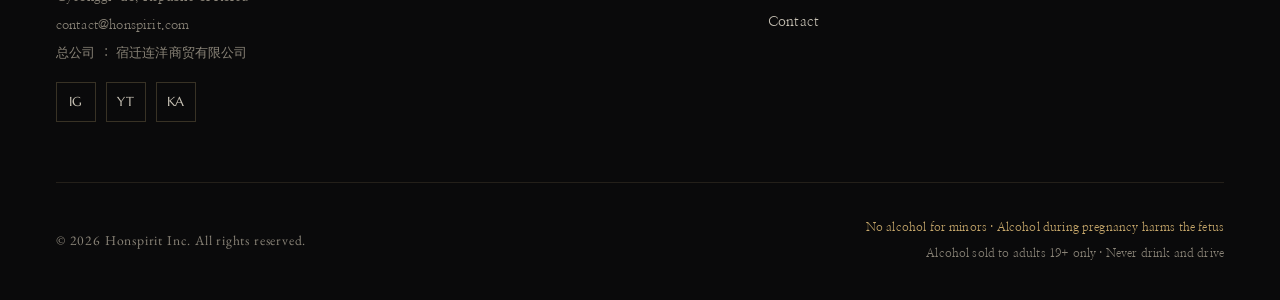
<file: products.html>
<!DOCTYPE html>
<html lang="ko">
<head>
  <meta charset="UTF-8">
  <meta name="viewport" content="width=device-width, initial-scale=1.0">
  <title>제품 — 酒之魂 52% · 酒之灵 42% · 酒之心 38% | HONSPIRIT 혼스피릿</title>
  <meta name="description" content="HONSPIRIT 혼스피릿 백주 3종 비교. 酒之魂(Super Premium 52%vol) · 酒之灵(Premium 42%vol) · 酒之心(Classic 38%vol). 도수·용량·향형·가격과 어울리는 안주까지.">
  <link rel="canonical" href="https://honspirit.com/products.html">
  <meta name="robots" content="index, follow, max-image-preview:large, max-snippet:-1">
  <meta name="keywords" content="백주 추천,중국 백주 종류,바이주 도수,酒之魂,酒之灵,酒之心,농향형 백주,백주 가격,중국술 선물">
  <meta name="author" content="주식회사 혼스피릿">

  <!-- Open Graph / 카카오톡 · 페이스북 공유 -->
  <meta property="og:type" content="website">
  <meta property="og:site_name" content="HONSPIRIT 혼스피릿">
  <meta property="og:locale" content="ko_KR">
  <meta property="og:locale:alternate" content="en_US">
  <meta property="og:locale:alternate" content="zh_CN">
  <meta property="og:url" content="https://honspirit.com/products.html">
  <meta property="og:title" content="제품 — 酒之魂 52% · 酒之灵 42% · 酒之心 38% | HONSPIRIT 혼스피릿">
  <meta property="og:description" content="HONSPIRIT 혼스피릿 백주 3종 비교. 酒之魂(Super Premium 52%vol) · 酒之灵(Premium 42%vol) · 酒之心(Classic 38%vol). 도수·용량·향형·가격과 어울리는 안주까지.">
  <meta property="og:image" content="https://honspirit.com/images/og-image.jpg">
  <meta property="og:image:width" content="1200">
  <meta property="og:image:height" content="630">
  <meta property="og:image:alt" content="HONSPIRIT 혼스피릿 酒之魂 — 중국 쑤첸 정통 프리미엄 백주">

  <!-- Twitter / X -->
  <meta name="twitter:card" content="summary_large_image">
  <meta name="twitter:title" content="제품 — 酒之魂 52% · 酒之灵 42% · 酒之心 38% | HONSPIRIT 혼스피릿">
  <meta name="twitter:description" content="HONSPIRIT 혼스피릿 백주 3종 비교. 酒之魂(Super Premium 52%vol) · 酒之灵(Premium 42%vol) · 酒之心(Classic 38%vol). 도수·용량·향형·가격과 어울리는 안주까지.">
  <meta name="twitter:image" content="https://honspirit.com/images/og-image.jpg">

  <!-- 파비콘 -->
  <link rel="icon" href="/favicon.ico" sizes="any">
  <link rel="icon" type="image/png" sizes="32x32" href="/images/icon-32.png">
  <link rel="icon" type="image/png" sizes="16x16" href="/images/icon-16.png">
  <link rel="apple-touch-icon" href="/images/apple-touch-icon.png">
  <link rel="manifest" href="/site.webmanifest">
  <meta name="theme-color" content="#0C0C0D">

  <link rel="stylesheet" href="css/style.css?v=20260822a">
  <style>
    .product-tab-bar {
      display: flex;
      gap: 0;
      border-bottom: 1px solid rgba(216,189,130,0.2);
      margin-bottom: 0;
      overflow-x: auto;
    }
    .product-tab {
      padding: 18px 36px;
      font-family: var(--font-serif);
      font-size: 1rem;
      color: var(--gray);
      cursor: pointer;
      border-bottom: 2px solid transparent;
      transition: all 0.3s ease;
      white-space: nowrap;
      background: none;
      border-left: none;
      border-right: none;
      border-top: none;
    }
    .product-tab:hover { color: var(--cream); }
    .product-tab.active {
      color: var(--gold);
      border-bottom-color: var(--gold);
    }
    .product-tab-zh {
      font-family: var(--font-zh);
      font-size: 1.25rem;
      margin-right: 8px;
    }
    .product-detail { display: none; }
    .product-detail.active { display: block; }
    .aroma-notes {
      display: flex;
      gap: 8px;
      flex-wrap: wrap;
      margin-top: 16px;
    }
    .aroma-note {
      display: inline-block;
      background: rgba(216,189,130,0.08);
      border: 1px solid rgba(216,189,130,0.2);
      color: var(--gold);
      font-size: 0.8125rem;
      padding: 4px 14px;
      border-radius: 12px;
    }
    .pairing-list {
      display: flex;
      flex-direction: column;
      gap: 10px;
      margin-top: 16px;
    }
    .pairing-item {
      display: flex;
      align-items: center;
      gap: 10px;
      font-size: 0.9375rem;
      color: var(--gray);
    }
    .pairing-icon { font-size: 1.25rem; }
  </style>

  <script type="application/ld+json">
  {
    "@context": "https://schema.org",
    "@graph": [
      {
        "@type": "CollectionPage",
        "url": "https://honspirit.com/products.html",
        "name": "HONSPIRIT 백주 제품",
        "isPartOf": {
          "@id": "https://honspirit.com/#website"
        },
        "inLanguage": "ko-KR",
        "breadcrumb": {
          "@type": "BreadcrumbList",
          "itemListElement": [
            {
              "@type": "ListItem",
              "position": 1,
              "name": "홈",
              "item": "https://honspirit.com/"
            },
            {
              "@type": "ListItem",
              "position": 2,
              "name": "제품",
              "item": "https://honspirit.com/products.html"
            }
          ]
        }
      },
      {
        "@type": "ItemList",
        "name": "HONSPIRIT 백주 3종",
        "numberOfItems": 3,
        "itemListElement": [
          {
            "@type": "ListItem",
            "position": 1,
            "item": {
              "@type": "Product",
              "name": "HONSPIRIT 酒之魂 (Soul of Liquor)",
              "alternateName": "酒之魂",
              "sku": "HS-SOUL-500",
              "image": "https://honspirit.com/images/hon_vertical.jpeg",
              "description": "장기 숙성한 최상위 농향형 백주. 향이 가장 깊고 여운이 길어 호텔·파인다이닝과 VIP 선물용으로 선택됩니다.",
              "brand": {
                "@id": "https://honspirit.com/#organization"
              },
              "manufacturer": {
                "@id": "https://honspirit.com/#organization"
              },
              "category": "주류 > 증류주 > 백주(바이주)",
              "url": "https://honspirit.com/products.html#soul",
              "additionalProperty": [
                {
                  "@type": "PropertyValue",
                  "name": "알코올 도수",
                  "value": "52%vol"
                },
                {
                  "@type": "PropertyValue",
                  "name": "용량",
                  "value": "500ml"
                },
                {
                  "@type": "PropertyValue",
                  "name": "향형",
                  "value": "농향형(浓香型)"
                },
                {
                  "@type": "PropertyValue",
                  "name": "원산지",
                  "value": "중국 장쑤성 쑤첸(宿迁)"
                }
              ],
              "offers": {
                "@type": "Offer",
                "priceCurrency": "KRW",
                "price": "498000",
                "availability": "https://schema.org/InStoreOnly",
                "url": "https://honspirit.com/products.html#soul",
                "seller": {
                  "@id": "https://honspirit.com/#organization"
                },
                "eligibleCustomerType": "https://schema.org/Adult"
              }
            }
          },
          {
            "@type": "ListItem",
            "position": 2,
            "item": {
              "@type": "Product",
              "name": "HONSPIRIT 酒之灵 (Core of Liquor)",
              "alternateName": "酒之灵",
              "sku": "HS-SPIRIT-500",
              "image": "https://honspirit.com/images/ling_vertical.jpeg",
              "description": "균형 잡힌 프리미엄 농향형 백주. 도수 부담이 덜해 여럿이 나누기 좋으며 이자카야·바·골프장 채널에 공급됩니다.",
              "brand": {
                "@id": "https://honspirit.com/#organization"
              },
              "manufacturer": {
                "@id": "https://honspirit.com/#organization"
              },
              "category": "주류 > 증류주 > 백주(바이주)",
              "url": "https://honspirit.com/products.html#spirit",
              "additionalProperty": [
                {
                  "@type": "PropertyValue",
                  "name": "알코올 도수",
                  "value": "42%vol"
                },
                {
                  "@type": "PropertyValue",
                  "name": "용량",
                  "value": "500ml"
                },
                {
                  "@type": "PropertyValue",
                  "name": "향형",
                  "value": "농향형(浓香型)"
                },
                {
                  "@type": "PropertyValue",
                  "name": "원산지",
                  "value": "중국 장쑤성 쑤첸(宿迁)"
                }
              ],
              "offers": {
                "@type": "Offer",
                "priceCurrency": "KRW",
                "price": "198000",
                "availability": "https://schema.org/InStoreOnly",
                "url": "https://honspirit.com/products.html#spirit",
                "seller": {
                  "@id": "https://honspirit.com/#organization"
                },
                "eligibleCustomerType": "https://schema.org/Adult"
              }
            }
          },
          {
            "@type": "ListItem",
            "position": 3,
            "item": {
              "@type": "Product",
              "name": "HONSPIRIT 酒之心 (Heart of Liquor)",
              "alternateName": "酒之心",
              "sku": "HS-HEART-500",
              "image": "https://honspirit.com/images/xin_vertical.jpeg",
              "description": "가장 부드러운 입문용 농향형 백주. 평일 저녁 식사에 곁들이기 좋으며 편의점·대형마트·식당에서 만나실 수 있습니다.",
              "brand": {
                "@id": "https://honspirit.com/#organization"
              },
              "manufacturer": {
                "@id": "https://honspirit.com/#organization"
              },
              "category": "주류 > 증류주 > 백주(바이주)",
              "url": "https://honspirit.com/products.html#heart",
              "additionalProperty": [
                {
                  "@type": "PropertyValue",
                  "name": "알코올 도수",
                  "value": "38%vol"
                },
                {
                  "@type": "PropertyValue",
                  "name": "용량",
                  "value": "500ml"
                },
                {
                  "@type": "PropertyValue",
                  "name": "향형",
                  "value": "농향형(浓香型)"
                },
                {
                  "@type": "PropertyValue",
                  "name": "원산지",
                  "value": "중국 장쑤성 쑤첸(宿迁)"
                }
              ],
              "offers": {
                "@type": "Offer",
                "priceCurrency": "KRW",
                "price": "68000",
                "availability": "https://schema.org/InStoreOnly",
                "url": "https://honspirit.com/products.html#heart",
                "seller": {
                  "@id": "https://honspirit.com/#organization"
                },
                "eligibleCustomerType": "https://schema.org/Adult"
              }
            }
          }
        ]
      }
    ]
  }
  </script>
</head>
<body>

  <!-- Age Gate -->
  <div class="age-gate" id="ageGate">
    <div class="age-gate-box">
      <div class="age-gate-zh">酒之魂</div>
      <div class="age-gate-brand">HONSPIRIT</div>
      <div class="gold-divider gold-divider--center"></div>
      <h2 class="age-gate-title" data-i18n="age.title">만 19세 이상이십니까?</h2>
      <p class="age-gate-desc" data-i18n-html="age.desc">혼스피릿은 주류를 취급합니다.<br>법적 음주 가능 연령 확인이 필요합니다.</p>
      <div class="age-gate-btns">
        <button class="btn btn-primary" id="ageYes" data-i18n="age.yes">예, 19세 이상입니다</button>
        <button class="btn btn-outline" id="ageNo" data-i18n="age.no">아니오</button>
      </div>
      <p class="age-gate-legal" data-i18n="age.legal">미성년자의 음주는 법으로 금지되어 있습니다.</p>
    </div>
  </div>

  <!-- Navigation -->
  <nav class="nav" id="mainNav">
    <div class="nav-inner">
      <a href="index.html" class="nav-logo">
        <span class="nav-logo-zh">酒之魂</span>
        <span class="nav-logo-en">HONSPIRIT</span>
      </a>
      <ul class="nav-menu">
        <li><a href="story.html" class="nav-link" data-i18n="nav.story">브랜드 스토리</a></li>
        <li><a href="products.html" class="nav-link" data-i18n="nav.products">제품</a></li>
        <li><a href="origin.html" class="nav-link" data-i18n="nav.origin">산지 이야기</a></li>
        <li><a href="faq.html" class="nav-link" data-i18n="nav.faq">FAQ</a></li>
        <li><a href="moments.html" class="nav-link" data-i18n="nav.moments">추억 갤러리</a></li>
        <li><a href="partners.html" class="nav-link" data-i18n="nav.partners">B2B 파트너십</a></li>
        <li><a href="contact.html" class="nav-link" data-i18n="nav.contact">문의</a></li>
        <li><a href="partners.html" class="btn btn-outline nav-cta" data-i18n="nav.cta">파트너십 문의</a></li>
      </ul>
      <div class="lang-switcher">
        <button class="lang-btn" data-lang="ko">KOR</button>
        <button class="lang-btn" data-lang="en">ENG</button>
        <button class="lang-btn" data-lang="zh">中文</button>
      </div>
      <button class="nav-hamburger" id="navHamburger" aria-label="메뉴">
        <span></span><span></span><span></span>
      </button>
    </div>
  </nav>
  <div class="nav-mobile" id="navMobile">
    <a href="story.html" class="nav-link" data-i18n="nav.story">브랜드 스토리</a>
    <a href="products.html" class="nav-link" data-i18n="nav.products">제품</a>
    <a href="origin.html" class="nav-link" data-i18n="nav.origin">산지 이야기</a>
    <a href="faq.html" class="nav-link" data-i18n="nav.faq">FAQ</a>
    <a href="moments.html" class="nav-link" data-i18n="nav.moments">추억 갤러리</a>
    <a href="partners.html" class="nav-link" data-i18n="nav.partners">B2B 파트너십</a>
    <a href="contact.html" class="nav-link" data-i18n="nav.contact">문의</a>
    <div class="lang-switcher" style="margin-top:16px; justify-content:center;">
      <button class="lang-btn" data-lang="ko">KOR</button>
      <button class="lang-btn" data-lang="en">ENG</button>
      <button class="lang-btn" data-lang="zh">中文</button>
    </div>
  </div>

  <main>

    <!-- Page Hero -->
    <section class="page-hero">
      <div class="container">
        <p class="page-hero-label fade-in" data-i18n="products.hero.label">Our Products</p>
        <h1 class="page-hero-title fade-in delay-1" data-i18n-html="products.hero.title">
          깊이 · 활기 · 따뜻함<br>
          <span class="gold">세 가지 영혼</span>
        </h1>
        <div class="gold-divider fade-in delay-2"></div>
        <p class="page-hero-desc fade-in delay-3" data-i18n-html="products.hero.desc">
          1,300년 쑤첸의 전통이 세 가지 표정으로 당신 앞에 서다.<br>
          당신의 순간에 맞는 영혼을 선택하세요.
        </p>
      </div>
    </section>

    <!-- Product Tabs -->
    <div style="background: #0C0C0D; position: sticky; top: 72px; z-index: 100; border-bottom: 1px solid rgba(216,189,130,0.1);">
      <div class="container">
        <div class="product-tab-bar">
          <button class="product-tab active" data-target="0">
            <span class="product-tab-zh">酒之魂</span> Super Premium
          </button>
          <button class="product-tab" data-target="1">
            <span class="product-tab-zh">酒之灵</span> Premium
          </button>
          <button class="product-tab" data-target="2">
            <span class="product-tab-zh">酒之心</span> Classic
          </button>
        </div>
      </div>
    </div>

    <!-- 酒之魂 -->
    <section class="product-detail active" id="soul" style="padding: 80px 0;">
      <div class="container">
        <div class="product-detail-inner">
          <div class="product-visual-large fade-in-left">
            <img src="images/hon.jpeg" alt="酒之魂 — Soul of Liquor" class="product-img" style="border-radius:4px; border:1px solid rgba(216,189,130,0.25); box-shadow:0 0 0 1px rgba(216,189,130,0.08);">
            <div style="text-align: center;">
              <span class="product-badge badge--super">Super Premium</span>
              <div class="product-zh" style="font-size: 3rem; margin-top: 16px;">酒之魂</div>
              <div class="product-name-en" style="font-size: 1.25rem;">Soul of Liquor</div>
              <div class="product-price" style="font-size: 2rem; margin-top: 16px;" data-i18n="price.soul">₩498,000</div>
            </div>
          </div>
          <div class="fade-in-right delay-1">
            <p class="story-part-label" data-i18n="products.soul.label">SOUL · 영혼</p>
            <h2 class="section-title" style="margin-bottom: 8px;" data-i18n-html="products.soul.title">불멸의 본질,<br>장기 숙성의 깊이</h2>
            <div class="gold-divider"></div>
            <p style="font-family: var(--font-serif); font-size: 1.125rem; color: var(--cream); line-height: 1.8; margin-bottom: 28px; font-style: italic;" data-i18n="products.soul.quote">
              "수백 년 전통 양조 기법과 장기 숙성. 이 한 병에 쑤첸 천 년의 시간이 담겼습니다."
            </p>
            <p style="font-size: 0.9375rem; color: var(--gray); line-height: 1.8; margin-bottom: 32px;" data-i18n="products.soul.desc">
              酒之魂은 HONSPIRIT의 플래그십입니다. 한(恨)의 감성 — 깊고 고독한 아름다움을 담은 최상급 라인.
              양허 공장의 오랜 숙성 원주와 전통 블렌딩 기법으로 완성되는, 진정한 프리미엄 백주.
            </p>

            <table class="product-info-table">
              <tr><td data-i18n="xprod.info.grade">등급</td><td>Super Premium</td></tr>
              <tr><td data-i18n="xprod.info.abv">도수</td><td>52% vol</td></tr>
              <tr><td data-i18n="xprod.info.volume">용량</td><td>500ml</td></tr>
              <tr><td data-i18n="xprod.info.aroma">향형</td><td data-i18n="xprod.info.aroma.val">농향형(浓香型)</td></tr>
              <tr><td data-i18n="xprod.info.origin">원산지</td><td data-i18n="xprod.info.origin.val">중국 장쑤성 쑤첸(宿迁)</td></tr>
              <tr><td data-i18n="xprod.info.price">소비자가</td><td data-i18n="price.soul">₩498,000</td></tr>
              <tr><td data-i18n="xprod.info.channel">타겟 채널</td><td data-i18n="xprod.soul.channel.val">호텔 · 파인다이닝 · VIP 선물</td></tr>
            </table>

            <div style="margin-top: 28px;">
              <div style="font-size: 0.875rem; font-weight: 700; color: var(--gold); letter-spacing: 0.1em; text-transform: uppercase; margin-bottom: 12px;" data-i18n="xprod.notes.heading">향미 노트</div>
              <div class="aroma-notes">
                <span class="aroma-note" data-i18n="xprod.soul.note1">꽃향 (花香)</span>
                <span class="aroma-note" data-i18n="xprod.soul.note2">과실향 (果香)</span>
                <span class="aroma-note" data-i18n="xprod.soul.note3">곡물향 (粮香)</span>
                <span class="aroma-note" data-i18n="xprod.soul.note4">오크 뉘앙스</span>
                <span class="aroma-note" data-i18n="xprod.soul.note5">긴 여운</span>
              </div>
            </div>

            <div style="margin-top: 28px;">
              <div style="font-size: 0.875rem; font-weight: 700; color: var(--gold); letter-spacing: 0.1em; text-transform: uppercase; margin-bottom: 12px;" data-i18n="xprod.pairing.heading">추천 페어링</div>
              <div class="pairing-list">
                <div class="pairing-item" data-i18n-html="xprod.soul.pair1"><span class="pairing-icon">肉</span>프라임 스테이크, 양고기 구이</div>
                <div class="pairing-item" data-i18n-html="xprod.soul.pair2"><span class="pairing-icon">鮮</span>랍스터, 해산물 요리</div>
                <div class="pairing-item" data-i18n-html="xprod.soul.pair3"><span class="pairing-icon">禮</span>VIP 비즈니스 선물</div>
                <div class="pairing-item" data-i18n-html="xprod.soul.pair4"><span class="pairing-icon">場</span>골프 클럽 VIP 라운지</div>
              </div>
            </div>

            <div style="display: flex; gap: 12px; margin-top: 36px; flex-wrap: wrap;">
              <a href="contact.html" class="btn btn-primary" data-i18n="products.cta.buy">구매 문의하기</a>
              <a href="partners.html" class="btn btn-outline" data-i18n="products.cta.b2b">B2B 공급 문의</a>
            </div>
          </div>
        </div>
      </div>
    </section>

    <!-- 酒之灵 -->
    <section class="product-detail" id="spirit" style="padding: 80px 0;">
      <div class="container">
        <div class="product-detail-inner">
          <div class="product-visual-large fade-in-left">
            <img src="images/ling.jpeg" alt="酒之灵 — Core of Liquor" class="product-img" style="border-radius:4px; border:1px solid rgba(216,189,130,0.25); box-shadow:0 0 0 1px rgba(216,189,130,0.08);">
            <div style="text-align: center;">
              <span class="product-badge badge--premium">Premium</span>
              <div class="product-zh" style="font-size: 3rem; color: #D8BD82; margin-top: 16px;">酒之灵</div>
              <div class="product-name-en" style="font-size: 1.25rem;">Core of Liquor</div>
              <div class="product-price" style="font-size: 2rem; margin-top: 16px;" data-i18n="price.spirit">₩198,000</div>
            </div>
          </div>
          <div class="fade-in-right delay-1">
            <p class="story-part-label" data-i18n="products.spirit.label">SPIRIT · 활기</p>
            <h2 class="section-title" style="margin-bottom: 8px;" data-i18n-html="products.spirit.title">현대적 트위스트,<br>활기찬 에너지</h2>
            <div class="gold-divider"></div>
            <p style="font-family: var(--font-serif); font-size: 1.125rem; color: var(--cream); line-height: 1.8; margin-bottom: 28px; font-style: italic;" data-i18n="products.spirit.quote">
              "젊은 감각과 정통의 만남. 오늘 밤 당신의 테이블을 빛낼 술."
            </p>
            <p style="font-size: 0.9375rem; color: var(--gray); line-height: 1.8; margin-bottom: 32px;" data-i18n="products.spirit.desc">
              酒之灵은 흥(興)의 감성을 담은 프리미엄 라인입니다. 활기찬 에너지와 사교적 즐거움을 위한 술.
              42% vol의 균형 잡힌 도수로 어떤 자리에서든 빛을 발합니다.
            </p>

            <table class="product-info-table">
              <tr><td data-i18n="xprod.info.grade">등급</td><td>Premium</td></tr>
              <tr><td data-i18n="xprod.info.abv">도수</td><td>42% vol</td></tr>
              <tr><td data-i18n="xprod.info.volume">용량</td><td>500ml</td></tr>
              <tr><td data-i18n="xprod.info.aroma">향형</td><td data-i18n="xprod.info.aroma.val">농향형(浓香型)</td></tr>
              <tr><td data-i18n="xprod.info.origin">원산지</td><td data-i18n="xprod.info.origin.val">중국 장쑤성 쑤첸(宿迁)</td></tr>
              <tr><td data-i18n="xprod.info.price">소비자가</td><td data-i18n="price.spirit">₩198,000</td></tr>
              <tr><td data-i18n="xprod.info.channel">타겟 채널</td><td data-i18n="xprod.spirit.channel.val">이자카야 · 바 · 골프장</td></tr>
            </table>

            <div style="margin-top: 28px;">
              <div style="font-size: 0.875rem; font-weight: 700; color: var(--gold); letter-spacing: 0.1em; text-transform: uppercase; margin-bottom: 12px;" data-i18n="xprod.notes.heading">향미 노트</div>
              <div class="aroma-notes">
                <span class="aroma-note" data-i18n="xprod.spirit.note1">청량감</span>
                <span class="aroma-note" data-i18n="xprod.spirit.note2">꽃향</span>
                <span class="aroma-note" data-i18n="xprod.spirit.note3">달콤한 여운</span>
                <span class="aroma-note" data-i18n="xprod.spirit.note4">부드러운 목넘김</span>
              </div>
            </div>

            <div style="margin-top: 28px;">
              <div style="font-size: 0.875rem; font-weight: 700; color: var(--gold); letter-spacing: 0.1em; text-transform: uppercase; margin-bottom: 12px;" data-i18n="xprod.pairing.heading">추천 페어링</div>
              <div class="pairing-list">
                <div class="pairing-item" data-i18n-html="xprod.spirit.pair1"><span class="pairing-icon">酒</span>이자카야 안주, 야끼토리</div>
                <div class="pairing-item" data-i18n-html="xprod.spirit.pair2"><span class="pairing-icon">場</span>골프장 클럽하우스</div>
                <div class="pairing-item" data-i18n-html="xprod.spirit.pair3"><span class="pairing-icon">宴</span>비즈니스 접대, 모임</div>
                <div class="pairing-item" data-i18n-html="xprod.spirit.pair4"><span class="pairing-icon">盃</span>바 & 라운지</div>
              </div>
            </div>

            <div style="display: flex; gap: 12px; margin-top: 36px; flex-wrap: wrap;">
              <a href="contact.html" class="btn btn-primary" data-i18n="products.cta.buy">구매 문의하기</a>
              <a href="partners.html" class="btn btn-outline" data-i18n="products.cta.b2b">B2B 공급 문의</a>
            </div>
          </div>
        </div>
      </div>
    </section>

    <!-- 酒之心 -->
    <section class="product-detail" id="heart" style="padding: 80px 0;">
      <div class="container">
        <div class="product-detail-inner">
          <div class="product-visual-large fade-in-left">
            <img src="images/xin.jpeg" alt="酒之心 — Heart of Liquor" class="product-img" style="border-radius:4px; border:1px solid rgba(216,189,130,0.25); box-shadow:0 0 0 1px rgba(216,189,130,0.08);">
            <div style="text-align: center;">
              <span class="product-badge badge--classic">Classic</span>
              <div class="product-zh" style="font-size: 3rem; color: #D8BD82; margin-top: 16px;">酒之心</div>
              <div class="product-name-en" style="font-size: 1.25rem;">Heart of Liquor</div>
              <div class="product-price" style="font-size: 2rem; margin-top: 16px;" data-i18n="price.heart">₩68,000</div>
            </div>
          </div>
          <div class="fade-in-right delay-1">
            <p class="story-part-label" data-i18n="products.heart.label">HEART · 따뜻함</p>
            <h2 class="section-title" style="margin-bottom: 8px;" data-i18n-html="products.heart.title">일상의 따뜻함,<br>정통 쉽게 즐기기</h2>
            <div class="gold-divider"></div>
            <p style="font-family: var(--font-serif); font-size: 1.125rem; color: var(--cream); line-height: 1.8; margin-bottom: 28px; font-style: italic;" data-i18n="products.heart.quote">
              "부드럽고 따뜻하게. 소중한 사람과 나누는 가장 진솔한 한 잔."
            </p>
            <p style="font-size: 0.9375rem; color: var(--gray); line-height: 1.8; margin-bottom: 32px;" data-i18n="products.heart.desc">
              酒之心은 정(情)의 감성 — 따뜻한 유대와 일상의 온기를 담은 클래식 라인입니다.
              38%의 부드러운 도수로 누구나 쉽게 백주의 매력을 경험할 수 있습니다.
            </p>

            <table class="product-info-table">
              <tr><td data-i18n="xprod.info.grade">등급</td><td>Classic</td></tr>
              <tr><td data-i18n="xprod.info.abv">도수</td><td>38% vol</td></tr>
              <tr><td data-i18n="xprod.info.volume">용량</td><td>500ml</td></tr>
              <tr><td data-i18n="xprod.info.aroma">향형</td><td data-i18n="xprod.info.aroma.val">농향형(浓香型)</td></tr>
              <tr><td data-i18n="xprod.info.origin">원산지</td><td data-i18n="xprod.info.origin.val">중국 장쑤성 쑤첸(宿迁)</td></tr>
              <tr><td data-i18n="xprod.info.price">소비자가</td><td data-i18n="price.heart">₩68,000</td></tr>
              <tr><td data-i18n="xprod.info.channel">타겟 채널</td><td data-i18n="xprod.heart.channel.val">편의점 · 대형마트 · 식당</td></tr>
            </table>

            <div style="margin-top: 28px;">
              <div style="font-size: 0.875rem; font-weight: 700; color: var(--gold); letter-spacing: 0.1em; text-transform: uppercase; margin-bottom: 12px;" data-i18n="xprod.notes.heading">향미 노트</div>
              <div class="aroma-notes">
                <span class="aroma-note" data-i18n="xprod.heart.note1">부드러운 단맛</span>
                <span class="aroma-note" data-i18n="xprod.heart.note2">곡물의 온기</span>
                <span class="aroma-note" data-i18n="xprod.heart.note3">깔끔한 마무리</span>
                <span class="aroma-note" data-i18n="xprod.heart.note4">입문자 친화적</span>
              </div>
            </div>

            <div style="margin-top: 28px;">
              <div style="font-size: 0.875rem; font-weight: 700; color: var(--gold); letter-spacing: 0.1em; text-transform: uppercase; margin-bottom: 12px;" data-i18n="xprod.pairing.heading">추천 페어링</div>
              <div class="pairing-list">
                <div class="pairing-item" data-i18n-html="xprod.heart.pair1"><span class="pairing-icon">饌</span>한식, 삼겹살, 갈비</div>
                <div class="pairing-item" data-i18n-html="xprod.heart.pair2"><span class="pairing-icon">麵</span>짬뽕, 짜장면, 중식</div>
                <div class="pairing-item" data-i18n-html="xprod.heart.pair3"><span class="pairing-icon">家</span>가족 모임, 일상 식사</div>
                <div class="pairing-item" data-i18n-html="xprod.heart.pair4"><span class="pairing-icon">店</span>편의점 야식</div>
              </div>
            </div>

            <div style="display: flex; gap: 12px; margin-top: 36px; flex-wrap: wrap;">
              <a href="contact.html" class="btn btn-primary" data-i18n="products.cta.buy2">구매처 안내</a>
              <a href="partners.html" class="btn btn-outline" data-i18n="products.cta.b2b">B2B 공급 문의</a>
            </div>
          </div>
        </div>
      </div>
    </section>

    <!-- Compare Section -->
    <section style="padding: 80px 0; background: linear-gradient(135deg, #141416, #0C0C0D); border-top: 1px solid rgba(216,189,130,0.1);">
      <div class="container">
        <div style="text-align: center; margin-bottom: 48px;">
          <p class="section-label fade-in">Comparison</p>
          <h2 class="section-title fade-in delay-1" data-i18n="xprod.compare.title">제품 한눈에 비교하기</h2>
        </div>
        <div style="overflow-x: auto;" class="fade-in delay-2">
          <table class="channel-table" style="min-width: 600px;">
            <thead>
              <tr>
                <th data-i18n="xprod.compare.item">항목</th>
                <th style="color: var(--gold);">酒之魂</th>
                <th style="color: #D8BD82;">酒之灵</th>
                <th style="color: #D8BD82;">酒之心</th>
              </tr>
            </thead>
            <tbody>
              <tr><td data-i18n="xprod.info.grade">등급</td><td>Super Premium</td><td>Premium</td><td>Classic</td></tr>
              <tr><td data-i18n="xprod.info.abv">도수</td><td>52% vol</td><td>42% vol</td><td>38% vol</td></tr>
              <tr><td data-i18n="xprod.info.volume">용량</td><td>500ml</td><td>500ml</td><td>500ml</td></tr>
              <tr><td data-i18n="xprod.info.price">소비자가</td><td style="color:var(--gold);" data-i18n="price.soul">₩498,000</td><td style="color:#D8BD82;" data-i18n="price.spirit">₩198,000</td><td style="color:#D8BD82;" data-i18n="price.heart">₩68,000</td></tr>
              <tr><td data-i18n="xprod.compare.keyword">감성 키워드</td><td data-i18n="xprod.compare.keyword.soul">한(恨) · 고독의 아름다움</td><td data-i18n="xprod.compare.keyword.spirit">흥(興) · 활기찬 에너지</td><td data-i18n="xprod.compare.keyword.heart">정(情) · 따뜻한 유대</td></tr>
              <tr><td data-i18n="xprod.compare.channel">주요 채널</td><td data-i18n="xprod.compare.channel.soul">호텔 · VIP</td><td data-i18n="xprod.compare.channel.spirit">바 · 골프장</td><td data-i18n="xprod.compare.channel.heart">편의점 · 식당</td></tr>
            </tbody>
          </table>
        </div>
      </div>
    </section>

  </main>

  <!-- Footer -->
  <footer class="footer">
    <div class="container">
      <div class="footer-grid">
        <div>
          <img src="images/logo-trans.png" alt="HONSPIRIT 酒之魂" class="footer-brand-logo-img">
          <div class="footer-brand-zh" data-i18n="footer.brandline">혼스피릿 · 酒之魂 · Soul of Liquor</div>
          <p class="footer-tagline">A Soulful Odyssey of Baijiu</p>
          <p class="footer-company" data-i18n="footer.company">주식회사 혼스피릿 · 대표자 김남국</p>
          <p style="font-size:0.8125rem; color:var(--gray-dark); margin-top:4px;" data-i18n="footer.address">경기도 김포시 김포한강로9로 79, 4층 401-516A호</p>
          <p style="font-size:0.8125rem; color:var(--gray-dark); margin-top:4px;">contact@honspirit.com</p>
          <p style="font-size:0.8125rem; color:var(--gray-dark); margin-top:4px;">总公司 ： 宿迁连洋商贸有限公司</p>
          <div class="footer-sns" style="margin-top:16px;">
            <a href="#" class="footer-sns-btn" title="Instagram">IG</a>
            <a href="#" class="footer-sns-btn" title="YouTube">YT</a>
            <a href="#" class="footer-sns-btn" title="KakaoTalk">KA</a>
          </div>
        </div>
        <div>
          <div class="footer-heading" data-i18n="footer.prod">제품</div>
          <ul class="footer-links">
            <li><a href="products.html#soul" class="footer-link">酒之魂 Super Premium</a></li>
            <li><a href="products.html#spirit" class="footer-link">酒之灵 Premium</a></li>
            <li><a href="products.html#heart" class="footer-link">酒之心 Classic</a></li>
          </ul>
        </div>
        <div>
          <div class="footer-heading" data-i18n="footer.brand">브랜드</div>
          <ul class="footer-links">
            <li><a href="story.html" class="footer-link" data-i18n="footer.story">브랜드 스토리</a></li>
            <li><a href="origin.html" class="footer-link" data-i18n="footer.origin">산지 이야기</a></li>
            <li><a href="moments.html" class="footer-link" data-i18n="footer.moments">추억 갤러리</a></li>
            <li><a href="faq.html" class="footer-link" data-i18n="nav.faq">자주 묻는 질문</a></li>
            <li><a href="partners.html" class="footer-link" data-i18n="footer.partners">파트너십</a></li>
            <li><a href="contact.html" class="footer-link" data-i18n="footer.contact">문의</a></li>
          </ul>
        </div>
        <div>
          <div class="footer-heading" data-i18n="footer.policy">정책</div>
          <ul class="footer-links">
            <li><a href="privacy.html" class="footer-link" data-i18n="footer.privacy">개인정보처리방침</a></li>
            <li><a href="terms.html" class="footer-link" data-i18n="footer.terms">이용약관</a></li>
          </ul>
        </div>
      </div>
      <div class="footer-bottom">
        <p class="footer-copy">© 2026 Honspirit Inc. All rights reserved.</p>
        <div class="footer-legal">
          <strong data-i18n="footer.warning">미성년자 음주 금지 · 임신 중 음주는 태아에게 해롭습니다</strong>
          <span data-i18n="footer.legal">주류는 만 19세 이상에게만 판매됩니다 · 음주운전 절대 금지</span>
        </div>
      </div>
    </div>
  </footer>

  <script src="js/i18n.js?v=20260822a"></script>
  <script src="js/main.js?v=20260822a"></script>
  <script>
    // Product tab switching
    const tabs = document.querySelectorAll('.product-tab');
    const sections = document.querySelectorAll('.product-detail');

    tabs.forEach((tab, i) => {
      tab.addEventListener('click', () => {
        tabs.forEach(t => t.classList.remove('active'));
        sections.forEach(s => s.classList.remove('active'));
        tab.classList.add('active');
        sections[i].classList.add('active');
        // Trigger animations
        sections[i].querySelectorAll('.fade-in, .fade-in-left, .fade-in-right')
          .forEach(el => {
            el.classList.remove('visible');
            setTimeout(() => el.classList.add('visible'), 50);
          });
      });
    });

    // Check URL hash
    const hash = window.location.hash;
    if (hash === '#spirit') { tabs[1].click(); }
    else if (hash === '#heart') { tabs[2].click(); }
  </script>
</body>
</html>
</file>
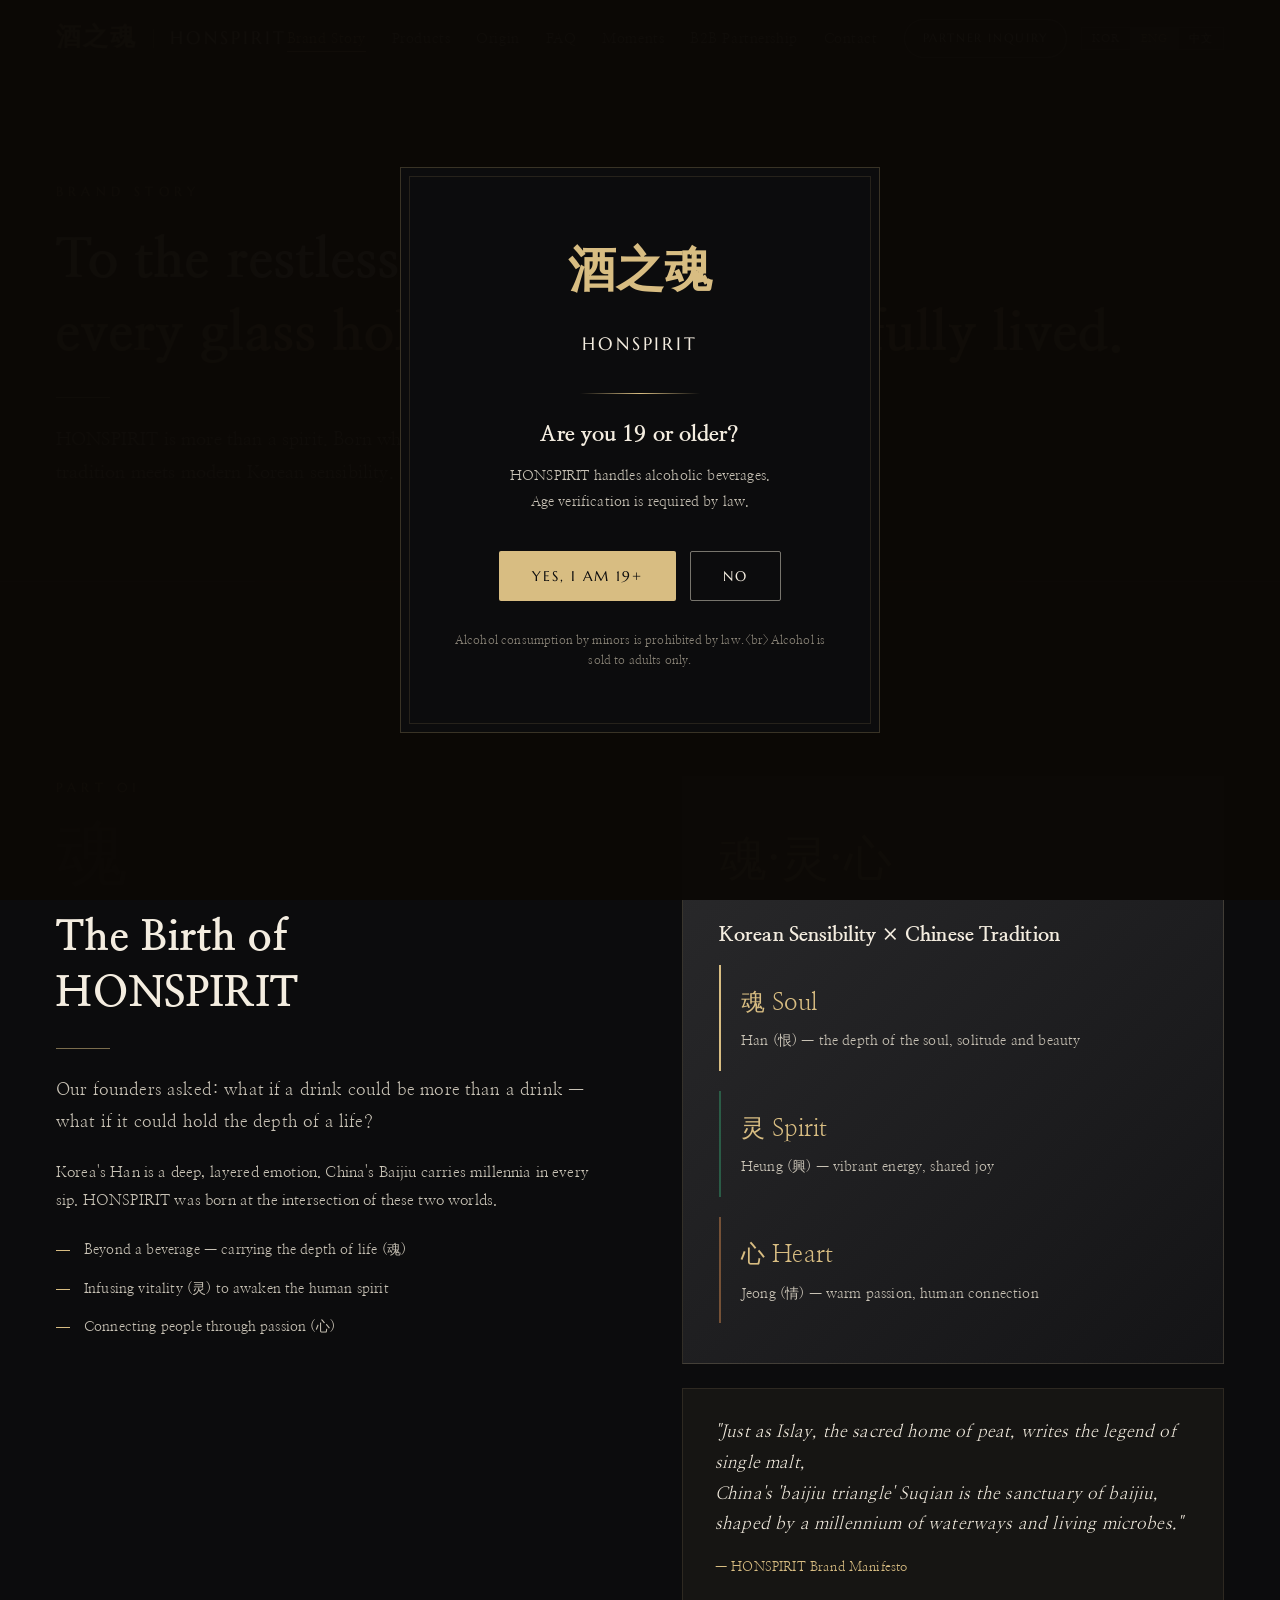
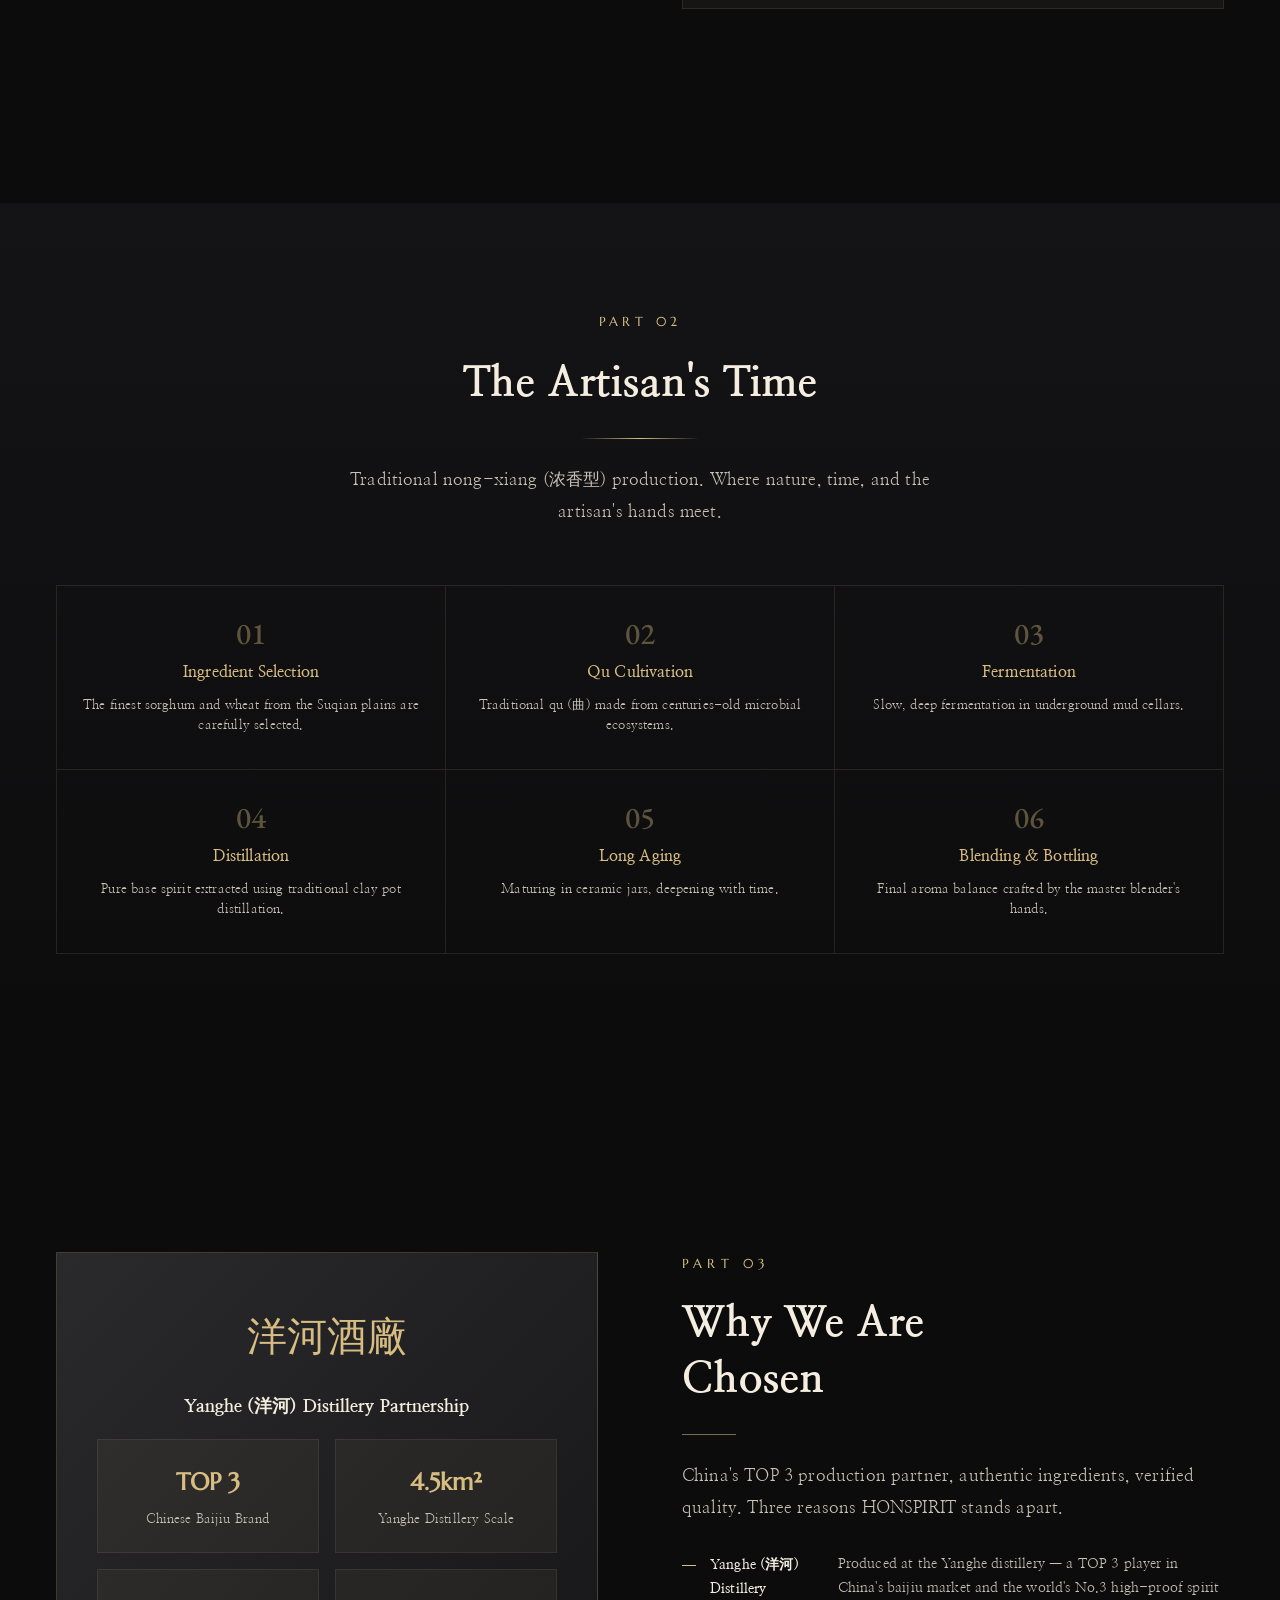
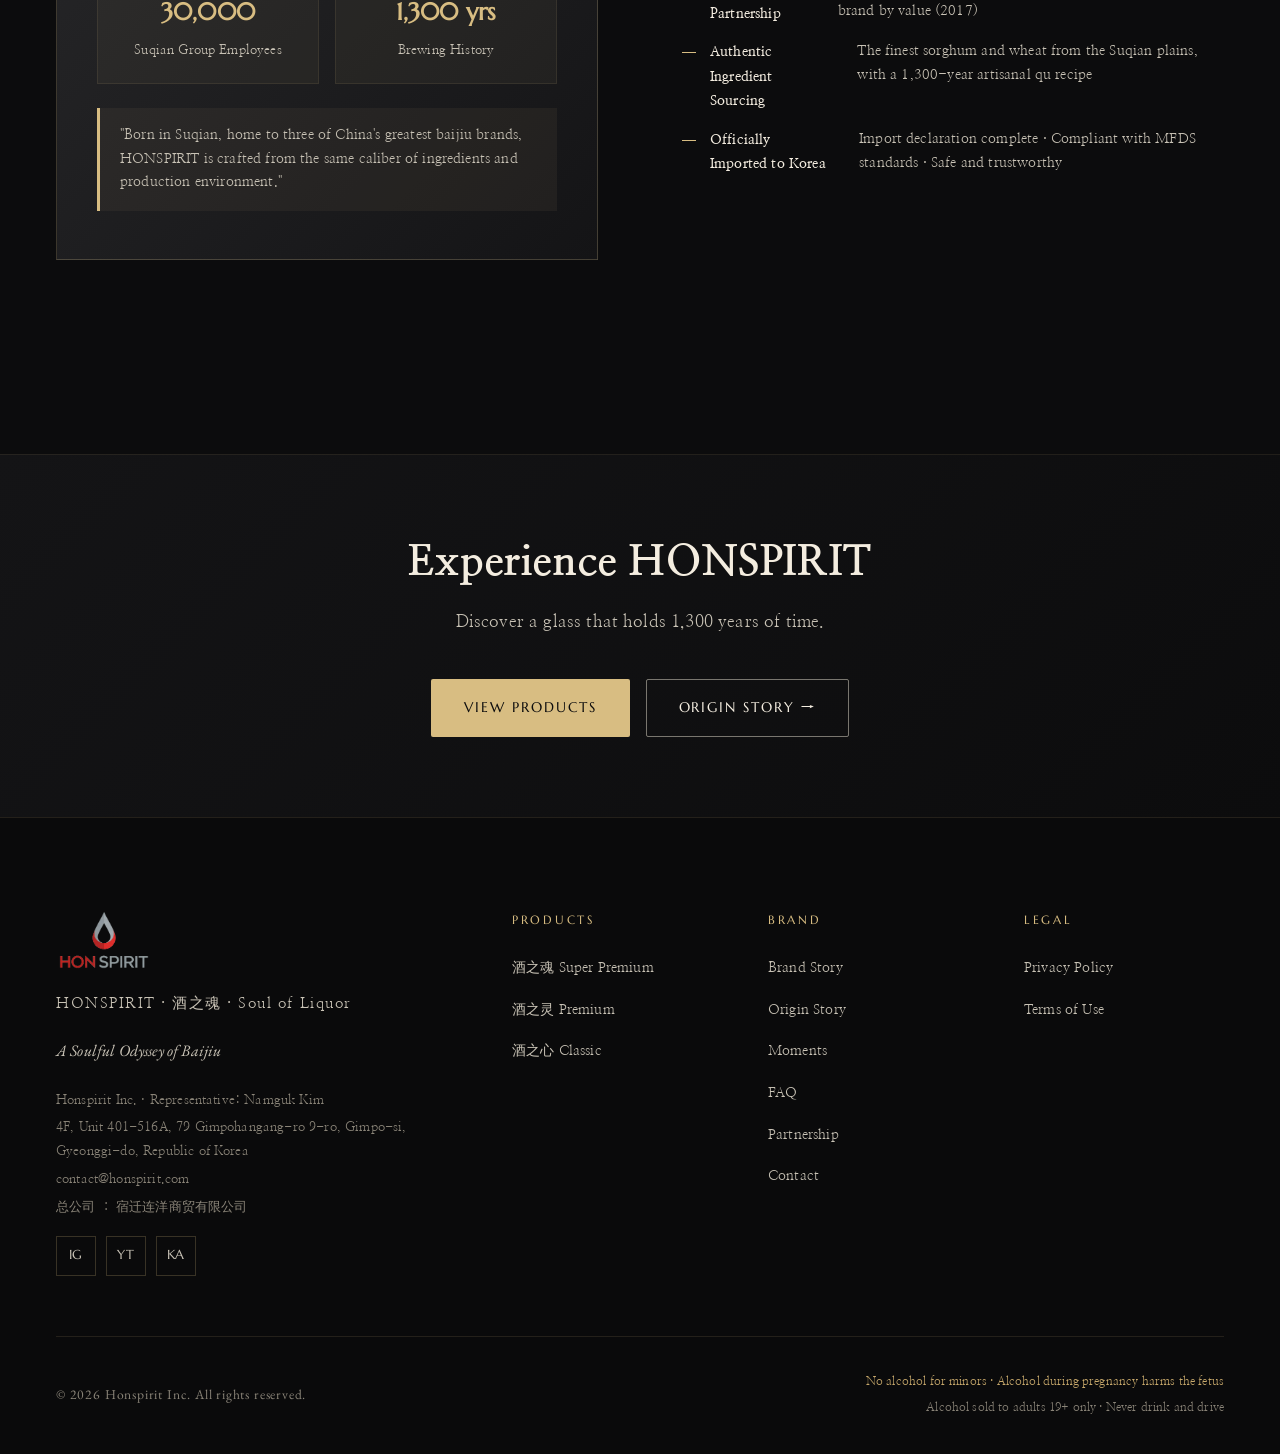
<file: story.html>
<!DOCTYPE html>
<html lang="ko">
<head>
  <meta charset="UTF-8">
  <meta name="viewport" content="width=device-width, initial-scale=1.0">
  <title>브랜드 스토리 — 한(恨)과 백주가 만나다 | HONSPIRIT 혼스피릿</title>
  <meta name="description" content="한국의 정서와 중국 전통 백주가 만나 태어난 HONSPIRIT 혼스피릿. 魂(깊이)·灵(활기)·心(온기) 세 가지 가치와 브랜드 탄생 이야기.">
  <link rel="canonical" href="https://honspirit.com/story.html">
  <meta name="robots" content="index, follow, max-image-preview:large, max-snippet:-1">
  <meta name="keywords" content="혼스피릿 브랜드,백주 브랜드 스토리,중국 백주 역사,酒之魂 의미">
  <meta name="author" content="주식회사 혼스피릿">

  <!-- Open Graph / 카카오톡 · 페이스북 공유 -->
  <meta property="og:type" content="website">
  <meta property="og:site_name" content="HONSPIRIT 혼스피릿">
  <meta property="og:locale" content="ko_KR">
  <meta property="og:locale:alternate" content="en_US">
  <meta property="og:locale:alternate" content="zh_CN">
  <meta property="og:url" content="https://honspirit.com/story.html">
  <meta property="og:title" content="브랜드 스토리 — 한(恨)과 백주가 만나다 | HONSPIRIT 혼스피릿">
  <meta property="og:description" content="한국의 정서와 중국 전통 백주가 만나 태어난 HONSPIRIT 혼스피릿. 魂(깊이)·灵(활기)·心(온기) 세 가지 가치와 브랜드 탄생 이야기.">
  <meta property="og:image" content="https://honspirit.com/images/og-image.jpg">
  <meta property="og:image:width" content="1200">
  <meta property="og:image:height" content="630">
  <meta property="og:image:alt" content="HONSPIRIT 혼스피릿 酒之魂 — 중국 쑤첸 정통 프리미엄 백주">

  <!-- Twitter / X -->
  <meta name="twitter:card" content="summary_large_image">
  <meta name="twitter:title" content="브랜드 스토리 — 한(恨)과 백주가 만나다 | HONSPIRIT 혼스피릿">
  <meta name="twitter:description" content="한국의 정서와 중국 전통 백주가 만나 태어난 HONSPIRIT 혼스피릿. 魂(깊이)·灵(활기)·心(온기) 세 가지 가치와 브랜드 탄생 이야기.">
  <meta name="twitter:image" content="https://honspirit.com/images/og-image.jpg">

  <!-- 파비콘 -->
  <link rel="icon" href="/favicon.ico" sizes="any">
  <link rel="icon" type="image/png" sizes="32x32" href="/images/icon-32.png">
  <link rel="icon" type="image/png" sizes="16x16" href="/images/icon-16.png">
  <link rel="apple-touch-icon" href="/images/apple-touch-icon.png">
  <link rel="manifest" href="/site.webmanifest">
  <meta name="theme-color" content="#0C0C0D">

  <link rel="stylesheet" href="css/style.css?v=20260822a">

  <script type="application/ld+json">
  {
    "@context": "https://schema.org",
    "@graph": [
      {
        "@type": "AboutPage",
        "url": "https://honspirit.com/story.html",
        "name": "브랜드 스토리",
        "isPartOf": {
          "@id": "https://honspirit.com/#website"
        },
        "about": {
          "@id": "https://honspirit.com/#organization"
        },
        "inLanguage": "ko-KR",
        "breadcrumb": {
          "@type": "BreadcrumbList",
          "itemListElement": [
            {
              "@type": "ListItem",
              "position": 1,
              "name": "홈",
              "item": "https://honspirit.com/"
            },
            {
              "@type": "ListItem",
              "position": 2,
              "name": "브랜드 스토리",
              "item": "https://honspirit.com/story.html"
            }
          ]
        }
      }
    ]
  }
  </script>
</head>
<body>

  <!-- Age Gate -->
  <div class="age-gate" id="ageGate">
    <div class="age-gate-box">
      <div class="age-gate-zh">酒之魂</div>
      <div class="age-gate-brand">HONSPIRIT</div>
      <div class="gold-divider gold-divider--center"></div>
      <h2 class="age-gate-title" data-i18n="age.title">만 19세 이상이십니까?</h2>
      <p class="age-gate-desc" data-i18n-html="age.desc">혼스피릿은 주류를 취급합니다.<br>법적 음주 가능 연령 확인이 필요합니다.</p>
      <div class="age-gate-btns">
        <button class="btn btn-primary" id="ageYes" data-i18n="age.yes">예, 19세 이상입니다</button>
        <button class="btn btn-outline" id="ageNo" data-i18n="age.no">아니오</button>
      </div>
      <p class="age-gate-legal" data-i18n="age.legal">미성년자의 음주는 법으로 금지되어 있습니다.</p>
    </div>
  </div>

  <!-- Navigation -->
  <nav class="nav" id="mainNav">
    <div class="nav-inner">
      <a href="index.html" class="nav-logo">
        <span class="nav-logo-zh">酒之魂</span>
        <span class="nav-logo-en">HONSPIRIT</span>
      </a>
      <ul class="nav-menu">
        <li><a href="story.html" class="nav-link" data-i18n="nav.story">브랜드 스토리</a></li>
        <li><a href="products.html" class="nav-link" data-i18n="nav.products">제품</a></li>
        <li><a href="origin.html" class="nav-link" data-i18n="nav.origin">산지 이야기</a></li>
        <li><a href="faq.html" class="nav-link" data-i18n="nav.faq">FAQ</a></li>
        <li><a href="moments.html" class="nav-link" data-i18n="nav.moments">추억 갤러리</a></li>
        <li><a href="partners.html" class="nav-link" data-i18n="nav.partners">B2B 파트너십</a></li>
        <li><a href="contact.html" class="nav-link" data-i18n="nav.contact">문의</a></li>
        <li><a href="partners.html" class="btn btn-outline nav-cta" data-i18n="nav.cta">파트너십 문의</a></li>
      </ul>
      <div class="lang-switcher">
        <button class="lang-btn" data-lang="ko">KOR</button>
        <button class="lang-btn" data-lang="en">ENG</button>
        <button class="lang-btn" data-lang="zh">中文</button>
      </div>
      <button class="nav-hamburger" id="navHamburger" aria-label="메뉴">
        <span></span><span></span><span></span>
      </button>
    </div>
  </nav>
  <div class="nav-mobile" id="navMobile">
    <a href="story.html" class="nav-link" data-i18n="nav.story">브랜드 스토리</a>
    <a href="products.html" class="nav-link" data-i18n="nav.products">제품</a>
    <a href="origin.html" class="nav-link" data-i18n="nav.origin">산지 이야기</a>
    <a href="faq.html" class="nav-link" data-i18n="nav.faq">FAQ</a>
    <a href="moments.html" class="nav-link" data-i18n="nav.moments">추억 갤러리</a>
    <a href="partners.html" class="nav-link" data-i18n="nav.partners">B2B 파트너십</a>
    <a href="contact.html" class="nav-link" data-i18n="nav.contact">문의</a>
    <div class="lang-switcher" style="margin-top:16px; justify-content:center;">
      <button class="lang-btn" data-lang="ko">KOR</button>
      <button class="lang-btn" data-lang="en">ENG</button>
      <button class="lang-btn" data-lang="zh">中文</button>
    </div>
  </div>

  <main>

    <!-- Page Hero -->
    <section class="page-hero">
      <div class="container">
        <p class="page-hero-label fade-in" data-i18n="story.hero.label">Brand Story</p>
        <h1 class="page-hero-title fade-in delay-1" data-i18n-html="story.hero.title">
          안주하지 않는 영혼에 경의를,<br><span class="gold">한 잔에 담긴 인생의 이야기</span>
        </h1>
        <div class="gold-divider fade-in delay-2"></div>
        <p class="page-hero-desc fade-in delay-3" data-i18n="story.hero.desc">
          HONSPIRIT은 단순한 술이 아닙니다. 중국 전통 백주의 천 년 역사와
          현대 한국 감성이 만나 탄생한, 영혼의 음료입니다.
        </p>
      </div>
    </section>

    <!-- Part 1: 탄생 이야기 -->
    <section class="section section--dark">
      <div class="container">
        <div class="story-part">
          <div class="story-part-inner">
            <div class="fade-in-left">
              <p class="story-part-label" data-i18n="story.p1.label">Part 01</p>
              <div class="story-deco-zh">魂</div>
              <h2 class="section-title" data-i18n-html="story.p1.title">HONSPIRIT<br>탄생 이야기</h2>
              <div class="gold-divider"></div>
              <p class="section-desc" data-i18n="story.p1.body1">
                브랜드 창립자들은 묻었습니다. 술이 단순한 음료를 넘어설 수 있다면 —
                그것은 어떤 모습일까?
              </p>
              <p style="color: var(--gray); margin-top: 20px; line-height: 1.85; font-size: 0.9375rem;" data-i18n="story.p1.body2">
                한국의 한(恨)은 깊고 묵직한 감정의 응축입니다. 중국의 白酒는 수천 년의 역사를
                한 모금에 담아냅니다. 두 문화가 만나는 지점에서 HONSPIRIT이 태어났습니다.
              </p>
              <ul class="story-list" style="margin-top: 24px;">
                <li class="story-list-item" data-i18n="story.p1.l1">술이 단순한 음료를 넘어 — 삶의 깊이(魂)를 담는다</li>
                <li class="story-list-item" data-i18n="story.p1.l2">활기(灵)를 불어넣어 인간의 에너지를 깨운다</li>
                <li class="story-list-item" data-i18n="story.p1.l3">열정(心)으로 사람과 사람을 잇는다</li>
              </ul>
            </div>
            <div class="fade-in-right delay-2" style="display:flex; flex-direction:column; gap:24px;">
              <div style="background: linear-gradient(135deg, #2A2A2C, #141416); border: 1px solid rgba(216,189,130,0.15); padding: 40px 36px;">
                <div style="font-family: var(--font-zh); font-size: 3rem; color: var(--gold); margin-bottom: 16px;">魂·灵·心</div>
                <h3 style="font-family: var(--font-serif); font-size: 1.25rem; color: var(--cream); margin-bottom: 16px;" data-i18n="xstory.card1.title">한국 감성 × 중국 전통의 융합</h3>
                <div style="display: flex; flex-direction: column; gap: 20px;">
                  <div style="padding: 16px; border-left: 2px solid var(--gold); padding-left: 20px;">
                    <div style="font-family: var(--font-zh); font-size: 1.5rem; color: var(--gold); margin-bottom: 4px;">魂 Soul</div>
                    <div style="font-size: 0.875rem; color: var(--gray);" data-i18n="xstory.card1.soul">한(恨) — 영혼의 깊이, 고독과 아름다움</div>
                  </div>
                  <div style="padding: 16px; border-left: 2px solid rgba(45,106,79,0.8); padding-left: 20px;">
                    <div style="font-family: var(--font-zh); font-size: 1.5rem; color: #D8BD82; margin-bottom: 4px;">灵 Spirit</div>
                    <div style="font-size: 0.875rem; color: var(--gray);" data-i18n="xstory.card1.spirit">흥(興) — 활기찬 에너지, 사회적 즐거움</div>
                  </div>
                  <div style="padding: 16px; border-left: 2px solid rgba(139,94,60,0.8); padding-left: 20px;">
                    <div style="font-family: var(--font-zh); font-size: 1.5rem; color: #D8BD82; margin-bottom: 4px;">心 Heart</div>
                    <div style="font-size: 0.875rem; color: var(--gray);" data-i18n="xstory.card1.heart">정(情) — 따뜻한 열정, 인간적 유대</div>
                  </div>
                </div>
              </div>
              <div style="background: rgba(216,189,130,0.05); border: 1px solid rgba(216,189,130,0.12); padding: 28px 32px;">
                <p style="font-family: var(--font-serif); font-size: 1.0625rem; color: var(--cream); line-height: 1.8; font-style: italic;" data-i18n-html="xstory.manifesto">
                  "피트 향의 성지 아일레이가 싱글 몰트의 전설을 쓰듯,<br>
                  중국의 '백주 삼각지대' 쑤첸은 천 년의 물길과 미생물이<br>
                  빚어낸 백주의 성소입니다."
                </p>
                <div style="margin-top: 16px; font-size: 0.8125rem; color: var(--gold);">— HONSPIRIT Brand Manifesto</div>
              </div>
            </div>
          </div>
        </div>
      </div>
    </section>

    <!-- Part 2: 장인의 시간 -->
    <section class="section" style="background: linear-gradient(180deg, #141416 0%, #0C0C0D 100%);">
      <div class="container">
        <div style="text-align:center; margin-bottom: 56px;">
          <p class="section-label fade-in" data-i18n="story.p2.label">Part 02</p>
          <h2 class="section-title fade-in delay-1" data-i18n="story.p2.title">장인의 시간</h2>
          <div class="gold-divider gold-divider--center fade-in delay-2"></div>
          <p class="section-desc fade-in delay-3" style="margin: 0 auto;" data-i18n="story.p2.desc">
            전통 농향형(浓香型) 제조 과정. 자연과 시간, 장인의 손끝이 만나는 순간.
          </p>
        </div>
        <div class="process-steps">
          <div class="process-step fade-in delay-1">
            <div class="process-step-num">01</div>
            <div class="process-step-name" data-i18n="story.s1.name">원료 선별</div>
            <p class="process-step-desc" data-i18n="story.s1.desc">쑤첸 평야의 최상급 수수(고량)와 밀을 엄선합니다.</p>
          </div>
          <div class="process-step fade-in delay-2">
            <div class="process-step-num">02</div>
            <div class="process-step-name" data-i18n="story.s2.name">누룩 제조</div>
            <p class="process-step-desc" data-i18n="story.s2.desc">수백 년 미생물 생태계가 살아있는 전통 누룩(曲)을 만듭니다.</p>
          </div>
          <div class="process-step fade-in delay-3">
            <div class="process-step-num">03</div>
            <div class="process-step-name" data-i18n="story.s3.name">발효</div>
            <p class="process-step-desc" data-i18n="story.s3.desc">지하 움 발효조에서 천천히 깊어지는 향과 맛의 탄생.</p>
          </div>
          <div class="process-step fade-in delay-1">
            <div class="process-step-num">04</div>
            <div class="process-step-name" data-i18n="story.s4.name">증류</div>
            <p class="process-step-desc" data-i18n="story.s4.desc">전통 토증기(土甑器) 방식으로 순수한 원주를 추출합니다.</p>
          </div>
          <div class="process-step fade-in delay-2">
            <div class="process-step-num">05</div>
            <div class="process-step-name" data-i18n="story.s5.name">장기 숙성</div>
            <p class="process-step-desc" data-i18n="story.s5.desc">도자기 항아리 속에서 세월과 함께 깊어지는 맛.</p>
          </div>
          <div class="process-step fade-in delay-3">
            <div class="process-step-num">06</div>
            <div class="process-step-name" data-i18n="story.s6.name">블렌딩 & 병입</div>
            <p class="process-step-desc" data-i18n="story.s6.desc">수석 블렌더의 손으로 완성되는 최종 향미 밸런스.</p>
          </div>
        </div>
      </div>
    </section>

    <!-- Part 3: 선택받은 이유 -->
    <section class="section section--dark">
      <div class="container">
        <div class="story-part">
          <div class="story-part-inner story-part-inner--reverse">
            <div class="fade-in-right">
              <p class="story-part-label" data-i18n="story.p3.label">Part 03</p>
              <h2 class="section-title" data-i18n-html="story.p3.title">우리가<br>선택받은 이유</h2>
              <div class="gold-divider"></div>
              <p class="section-desc" data-i18n="story.p3.desc">
                중국 TOP3 백주 생산 파트너, 정통 원료, 검증된 품질 관리.
                HONSPIRIT이 선택받는 세 가지 이유.
              </p>
              <ul class="story-list" style="margin-top: 28px;">
                <li class="story-list-item" data-i18n-html="xstory.p3.reason1">
                  <strong style="color:var(--cream)">양허(洋河) 공장 파트너십</strong><br>
                  <span style="font-size:0.875rem">중국 전체 백주 시장 TOP 3, 세계 3위 고도(高度)주 브랜드 가치(2017)를 자랑하는 양허의 공장에서 생산</span>
                </li>
                <li class="story-list-item" data-i18n-html="xstory.p3.reason2">
                  <strong style="color:var(--cream)">정통 원료 공급</strong><br>
                  <span style="font-size:0.875rem">쑤첸 평야의 최고급 수수와 밀, 1,300년 장인의 전통 누룩 레시피</span>
                </li>
                <li class="story-list-item" data-i18n-html="xstory.p3.reason3">
                  <strong style="color:var(--cream)">한국 정식 수입</strong><br>
                  <span style="font-size:0.875rem">수입 신고 완료 · 식품의약품안전처 기준 적합 · 안전하고 신뢰할 수 있는 제품</span>
                </li>
              </ul>
            </div>
            <div class="fade-in-left delay-2">
              <div style="background: linear-gradient(135deg, #2A2A2C, #141416); border: 1px solid rgba(216,189,130,0.2); padding: 48px 40px;">
                <div style="font-family: var(--font-zh); font-size: 2.5rem; color: var(--gold); margin-bottom: 20px; text-align: center;">洋河酒廠</div>
                <h3 style="font-family: var(--font-serif); font-size: 1.125rem; color: var(--cream); margin-bottom: 20px; text-align: center;" data-i18n="xstory.card2.title">양허(洋河) 공장 파트너십</h3>
                <div style="display: grid; grid-template-columns: 1fr 1fr; gap: 16px; margin-bottom: 24px;">
                  <div style="text-align:center; padding: 20px; background: rgba(216,189,130,0.05); border: 1px solid rgba(216,189,130,0.1);">
                    <div style="font-family: var(--font-en); font-size: 1.5rem; color: var(--gold); font-weight: 600;">TOP 3</div>
                    <div style="font-size: 0.8125rem; color: var(--gray); margin-top: 4px;" data-i18n="xstory.stat1">중국 백주 브랜드</div>
                  </div>
                  <div style="text-align:center; padding: 20px; background: rgba(216,189,130,0.05); border: 1px solid rgba(216,189,130,0.1);">
                    <div style="font-family: var(--font-en); font-size: 1.5rem; color: var(--gold); font-weight: 600;">4.5km²</div>
                    <div style="font-size: 0.8125rem; color: var(--gray); margin-top: 4px;" data-i18n="xstory.stat2">양허 주창 규모</div>
                  </div>
                  <div style="text-align:center; padding: 20px; background: rgba(216,189,130,0.05); border: 1px solid rgba(216,189,130,0.1);">
                    <div style="font-family: var(--font-en); font-size: 1.5rem; color: var(--gold); font-weight: 600;" data-i18n="xstory.stat3.num">3만 명</div>
                    <div style="font-size: 0.8125rem; color: var(--gray); margin-top: 4px;" data-i18n="xstory.stat3">쑤주그룹 임직원</div>
                  </div>
                  <div style="text-align:center; padding: 20px; background: rgba(216,189,130,0.05); border: 1px solid rgba(216,189,130,0.1);">
                    <div style="font-family: var(--font-en); font-size: 1.5rem; color: var(--gold); font-weight: 600;" data-i18n="xstory.stat4.num">1,300년</div>
                    <div style="font-size: 0.8125rem; color: var(--gray); margin-top: 4px;" data-i18n="xstory.stat4">양조 역사</div>
                  </div>
                </div>
                <div style="background: rgba(216,189,130,0.06); border-left: 3px solid var(--gold); padding: 16px 20px;">
                  <p style="font-size: 0.875rem; color: var(--gray); line-height: 1.7;" data-i18n="xstory.card2.quote">
                    "중국 3대 백주 브랜드의 고향, 쑤첸에서 생산된 HONSPIRIT은 동일한 수준의 원료와 제조 환경에서 탄생합니다."
                  </p>
                </div>
              </div>
            </div>
          </div>
        </div>
      </div>
    </section>

    <!-- CTA -->
    <section style="padding: 80px 0; background: linear-gradient(135deg, #141416, #0C0C0D); text-align: center; border-top: 1px solid rgba(216,189,130,0.1);">
      <div class="container">
        <h2 class="section-title fade-in" style="margin-bottom: 16px;" data-i18n="story.cta.title">HONSPIRIT을 경험하세요</h2>
        <p class="section-desc fade-in delay-1" style="margin: 0 auto 40px;" data-i18n="story.cta.desc">1,300년의 시간이 담긴 한 잔을 만나보세요.</p>
        <div style="display: flex; gap: 16px; justify-content: center; flex-wrap: wrap;" class="fade-in delay-2">
          <a href="products.html" class="btn btn-primary" data-i18n="story.cta.btn1">제품 보러가기</a>
          <a href="origin.html" class="btn btn-outline" data-i18n="story.cta.btn2">산지 이야기 →</a>
        </div>
      </div>
    </section>

  </main>

  <!-- Footer -->
  <footer class="footer">
    <div class="container">
      <div class="footer-grid">
        <div>
          <img src="images/logo-trans.png" alt="HONSPIRIT 酒之魂" class="footer-brand-logo-img">
          <div class="footer-brand-zh" data-i18n="footer.brandline">혼스피릿 · 酒之魂 · Soul of Liquor</div>
          <p class="footer-tagline">A Soulful Odyssey of Baijiu</p>
          <p class="footer-company" data-i18n="footer.company">주식회사 혼스피릿 · 대표자 김남국</p>
          <p style="font-size:0.8125rem; color:var(--gray-dark); margin-top:4px;" data-i18n="footer.address">경기도 김포시 김포한강로9로 79, 4층 401-516A호</p>
          <p style="font-size:0.8125rem; color:var(--gray-dark); margin-top:4px;">contact@honspirit.com</p>
          <p style="font-size:0.8125rem; color:var(--gray-dark); margin-top:4px;">总公司 ： 宿迁连洋商贸有限公司</p>
          <div class="footer-sns" style="margin-top:16px;">
            <a href="#" class="footer-sns-btn" title="Instagram">IG</a>
            <a href="#" class="footer-sns-btn" title="YouTube">YT</a>
            <a href="#" class="footer-sns-btn" title="KakaoTalk">KA</a>
          </div>
        </div>
        <div>
          <div class="footer-heading" data-i18n="footer.prod">제품</div>
          <ul class="footer-links">
            <li><a href="products.html#soul" class="footer-link">酒之魂 Super Premium</a></li>
            <li><a href="products.html#spirit" class="footer-link">酒之灵 Premium</a></li>
            <li><a href="products.html#heart" class="footer-link">酒之心 Classic</a></li>
          </ul>
        </div>
        <div>
          <div class="footer-heading" data-i18n="footer.brand">브랜드</div>
          <ul class="footer-links">
            <li><a href="story.html" class="footer-link" data-i18n="footer.story">브랜드 스토리</a></li>
            <li><a href="origin.html" class="footer-link" data-i18n="footer.origin">산지 이야기</a></li>
            <li><a href="moments.html" class="footer-link" data-i18n="footer.moments">추억 갤러리</a></li>
            <li><a href="faq.html" class="footer-link" data-i18n="nav.faq">자주 묻는 질문</a></li>
            <li><a href="partners.html" class="footer-link" data-i18n="footer.partners">파트너십</a></li>
            <li><a href="contact.html" class="footer-link" data-i18n="footer.contact">문의</a></li>
          </ul>
        </div>
        <div>
          <div class="footer-heading" data-i18n="footer.policy">정책</div>
          <ul class="footer-links">
            <li><a href="privacy.html" class="footer-link" data-i18n="footer.privacy">개인정보처리방침</a></li>
            <li><a href="terms.html" class="footer-link" data-i18n="footer.terms">이용약관</a></li>
          </ul>
        </div>
      </div>
      <div class="footer-bottom">
        <p class="footer-copy">© 2026 Honspirit Inc. All rights reserved.</p>
        <div class="footer-legal">
          <strong data-i18n="footer.warning">미성년자 음주 금지 · 임신 중 음주는 태아에게 해롭습니다</strong>
          <span data-i18n="footer.legal">주류는 만 19세 이상에게만 판매됩니다 · 음주운전 절대 금지</span>
        </div>
      </div>
    </div>
  </footer>

  <script src="js/i18n.js?v=20260822a"></script>
  <script src="js/main.js?v=20260822a"></script>
</body>
</html>
</file>
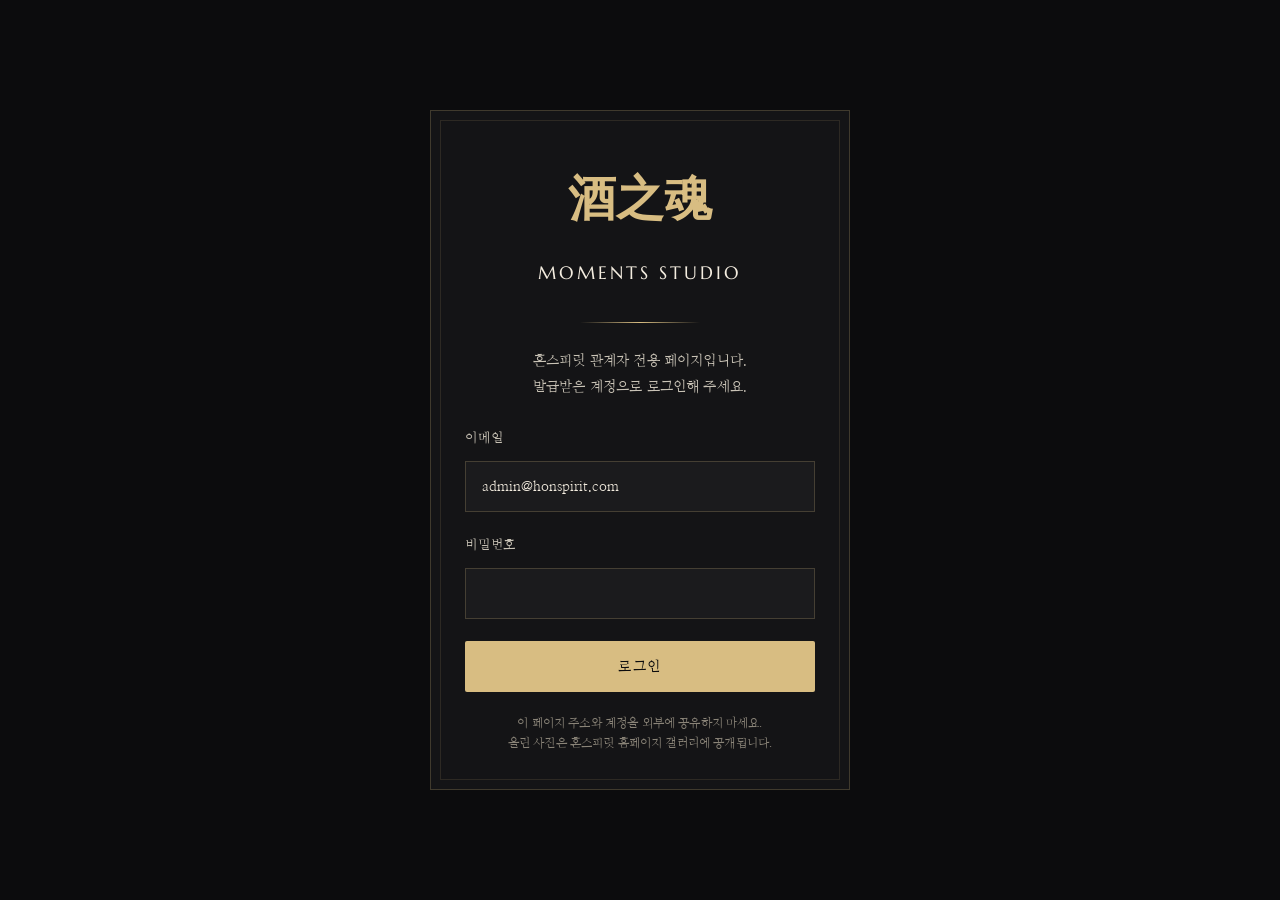
<file: studio.html>
<!DOCTYPE html>
<html lang="ko">
<head>
  <meta charset="UTF-8">
  <meta name="viewport" content="width=device-width, initial-scale=1.0, viewport-fit=cover">
  <meta name="robots" content="noindex, nofollow, noarchive, noimageindex">
  <meta name="referrer" content="no-referrer">
  <title>MOMENTS STUDIO — HONSPIRIT 관계자 전용</title>
  <meta name="theme-color" content="#0C0C0D">
  <link rel="stylesheet" href="css/style.css?v=20260822a">
</head>
<body class="studio-body">

  <!-- ═══ 로그인 게이트 ═══ -->
  <div class="studio-gate" id="studioGate">
    <div class="studio-gate-box" id="studioGateBox">
      <div class="age-gate-zh">酒之魂</div>
      <div class="age-gate-brand">MOMENTS STUDIO</div>
      <div class="gold-divider gold-divider--center"></div>
      <p class="studio-gate-desc">
        혼스피릿 관계자 전용 페이지입니다.<br>
        발급받은 계정으로 로그인해 주세요.
      </p>
      <form id="gateForm" autocomplete="on">
        <div class="form-group">
          <label class="form-label" for="gateEmail">이메일</label>
          <input class="form-input" type="email" id="gateEmail" autocomplete="username" required>
        </div>
        <div class="form-group">
          <label class="form-label" for="gatePassword">비밀번호</label>
          <input class="form-input" type="password" id="gatePassword" autocomplete="current-password" required>
        </div>
        <button class="btn btn-primary" type="submit" id="gateSubmit" style="width:100%; justify-content:center;">로그인</button>
      </form>
      <p class="studio-gate-legal">
        이 페이지 주소와 계정을 외부에 공유하지 마세요.<br>
        올린 사진은 혼스피릿 홈페이지 갤러리에 공개됩니다.
      </p>
    </div>

    <!-- Supabase 미설정 안내 -->
    <div class="studio-gate-box" id="studioSetup" hidden>
      <div class="age-gate-zh">酒之魂</div>
      <div class="age-gate-brand">SETUP REQUIRED</div>
      <div class="gold-divider gold-divider--center"></div>
      <p class="studio-gate-desc">
        아직 Supabase가 연결되지 않았습니다.<br>
        지금은 <b>이 기기에만 저장되는 미리보기 모드</b>로 동작합니다.
      </p>
      <p class="studio-gate-legal">
        <code>js/moments-config.js</code> 의 supabase 항목을 채우면<br>
        모든 방문자가 보는 공개 갤러리로 전환됩니다.<br>
        설정 방법은 <code>SUPABASE_SETUP.md</code> 를 참고하세요.
      </p>
    </div>
  </div>

  <!-- ═══ 스튜디오 ═══ -->
  <div id="studioApp" hidden>

    <header class="studio-head">
      <div class="studio-head-inner">
        <a href="moments.html" class="studio-brand">
          <span class="studio-brand-zh">酒之魂</span>
          <span class="studio-brand-en">MOMENTS STUDIO</span>
        </a>
        <div class="studio-head-right">
          <span class="studio-who" id="studioWho"></span>
          <a href="moments.html" class="chip" target="_blank" rel="noopener">갤러리 열기 ↗</a>
          <button class="chip" type="button" id="studioSignOut">로그아웃</button>
        </div>
      </div>
    </header>

    <main class="studio-main">

      <!-- ── 업로드 ── -->
      <section class="studio-panel">
        <p class="section-label">Upload</p>
        <h1 class="studio-title">순간을 올리다</h1>
        <p class="studio-hint">
          사진은 긴 변 1,440px로 리사이즈되고 브랜드 톤으로 보정된 뒤 갤러리에 게시됩니다.
        </p>

        <div id="studioStage1">
          <div class="sheet-drop" id="studioDrop">
            <span class="sheet-drop-zh">魂</span>
            <span class="sheet-drop-main">사진 선택하기</span>
            <span class="sheet-drop-hint">
              휴대폰 앨범에서 고르거나 카메라로 바로 촬영할 수 있습니다.<br>
              JPG · PNG · HEIC · 한 번에 최대 6장
            </span>
          </div>
          <input type="file" id="studioFile" accept="image/*" multiple hidden>
        </div>

        <form id="studioForm" hidden>
          <div class="sheet-sticky">
            <div class="sheet-preview-wrap" id="studioPreview">
              <div class="sheet-preview-busy">Rendering</div>
            </div>
            <div class="studio-thumbs-row">
              <div class="sheet-thumbs" id="studioThumbs"></div>
              <span class="studio-pick-count" id="studioPickCount"></span>
            </div>
          </div>

          <div class="sheet-field">
            <span class="sheet-label">Tone</span>
            <div class="sheet-chips" id="toneChips">
              <button class="chip active" type="button" data-tone="champagne">샴페인</button>
              <button class="chip" type="button" data-tone="noir">느와르</button>
              <button class="chip" type="button" data-tone="ember">앰버</button>
              <button class="chip" type="button" data-tone="ink">수묵</button>
              <button class="chip" type="button" data-tone="original">원본</button>
            </div>
          </div>

          <div class="sheet-field">
            <span class="sheet-label">Frame</span>
            <div class="sheet-chips" id="cropChips">
              <button class="chip active" type="button" data-crop="auto">원본 비율</button>
              <button class="chip" type="button" data-crop="4:5">세로 4:5</button>
              <button class="chip" type="button" data-crop="1:1">정방 1:1</button>
              <button class="chip" type="button" data-crop="3:2">가로 3:2</button>
            </div>
          </div>

          <div class="sheet-field">
            <label class="sheet-toggle">
              <input type="checkbox" id="studioMark" checked>
              <span>酒之魂 골드 프레임과 로고를 새깁니다</span>
            </label>
          </div>

          <div class="sheet-field">
            <label class="sheet-label" for="studioCaption">캡션 · 한국어</label>
            <textarea class="form-textarea" id="studioCaption" rows="2" maxlength="220"
              style="min-height:74px" placeholder="그날을 한 줄로 (선택)"></textarea>
          </div>

          <details class="studio-details">
            <summary>영문 · 중문 캡션 추가</summary>
            <div class="sheet-field">
              <label class="sheet-label" for="studioCaptionEn">Caption · English</label>
              <textarea class="form-textarea" id="studioCaptionEn" rows="2" maxlength="220"
                style="min-height:74px" placeholder="비워두면 한국어 캡션이 그대로 보입니다"></textarea>
            </div>
            <div class="sheet-field">
              <label class="sheet-label" for="studioCaptionZh">字幕 · 中文</label>
              <textarea class="form-textarea" id="studioCaptionZh" rows="2" maxlength="220"
                style="min-height:74px" placeholder="비워두면 한국어 캡션이 그대로 보입니다"></textarea>
            </div>
          </details>

          <div class="form-grid" style="margin-top:20px;">
            <div class="form-group">
              <label class="form-label" for="studioAuthor">표기 이름</label>
              <input class="form-input" type="text" id="studioAuthor" maxlength="40" placeholder="HONSPIRIT">
            </div>
            <div class="form-group">
              <label class="form-label" for="studioTag">함께한 제품</label>
              <select class="form-select" id="studioTag">
                <option value="">선택 안 함</option>
                <option value="soul">酒之魂 · Soul</option>
                <option value="spirit">酒之灵 · Spirit</option>
                <option value="heart">酒之心 · Heart</option>
              </select>
            </div>
          </div>

          <div class="sheet-field">
            <label class="sheet-toggle">
              <input type="checkbox" id="studioHidden">
              <span>숨김 상태로 올리기 — 갤러리에 바로 노출하지 않고 나중에 게시합니다</span>
            </label>
          </div>

          <div class="sheet-actions">
            <button class="btn btn-outline" type="button" id="studioCancel">다시 고르기</button>
            <button class="btn btn-primary" type="submit" id="studioPublish">갤러리에 게시</button>
          </div>
        </form>
      </section>

      <!-- ── 관리 ── -->
      <section class="studio-panel">
        <p class="section-label">Published</p>
        <h2 class="studio-title" style="font-size:1.3rem;">
          게시된 순간 <span class="studio-count" id="studioManageCount"></span>
        </h2>
        <p class="studio-hint">숨김으로 두면 갤러리에서 보이지 않고, 삭제하면 이미지까지 함께 지워집니다.</p>
        <div class="studio-manage" id="studioManage"></div>
      </section>

    </main>
  </div>

  <div class="moments-toast" id="studioToast" role="status" aria-live="polite"></div>

  <script src="js/moments-config.js?v=20260822a"></script>
  <script src="js/moments-core.js?v=20260822a"></script>
  <script src="js/moments-studio.js?v=20260822a"></script>
</body>
</html>
</file>
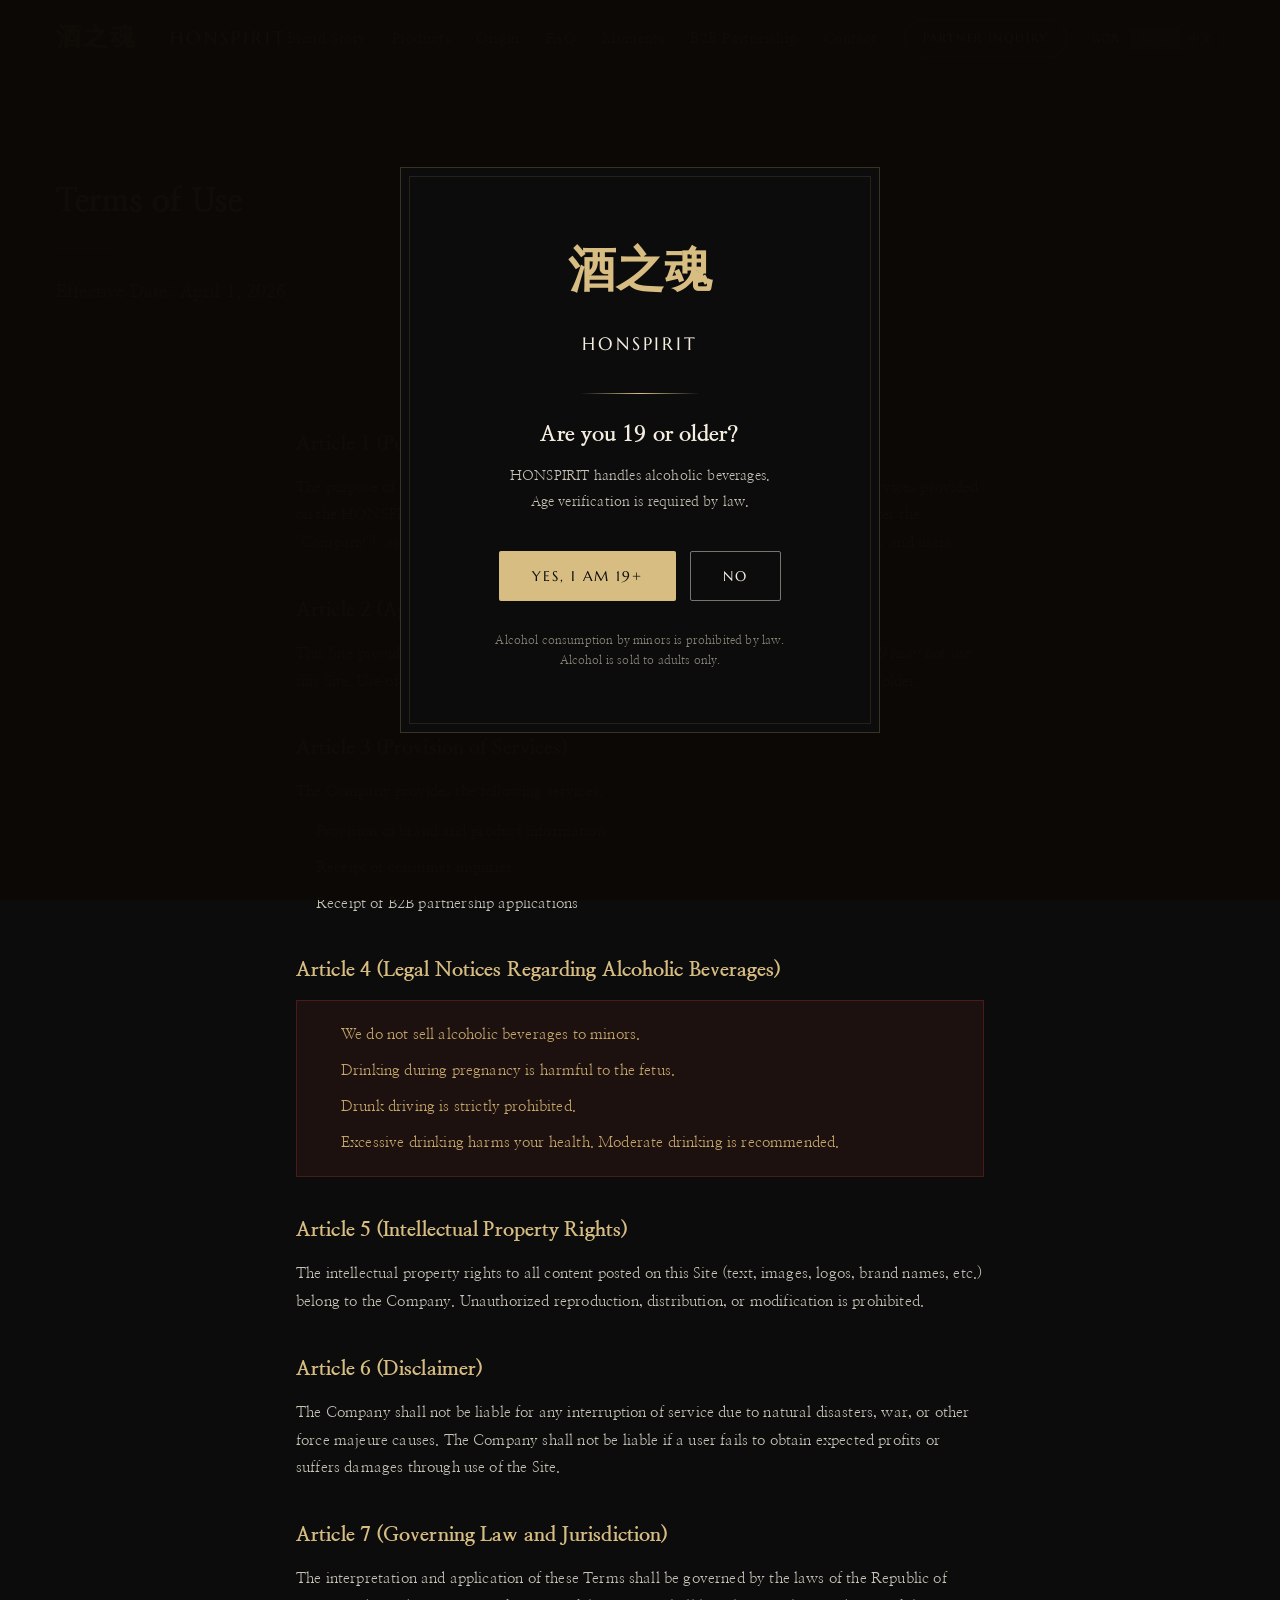
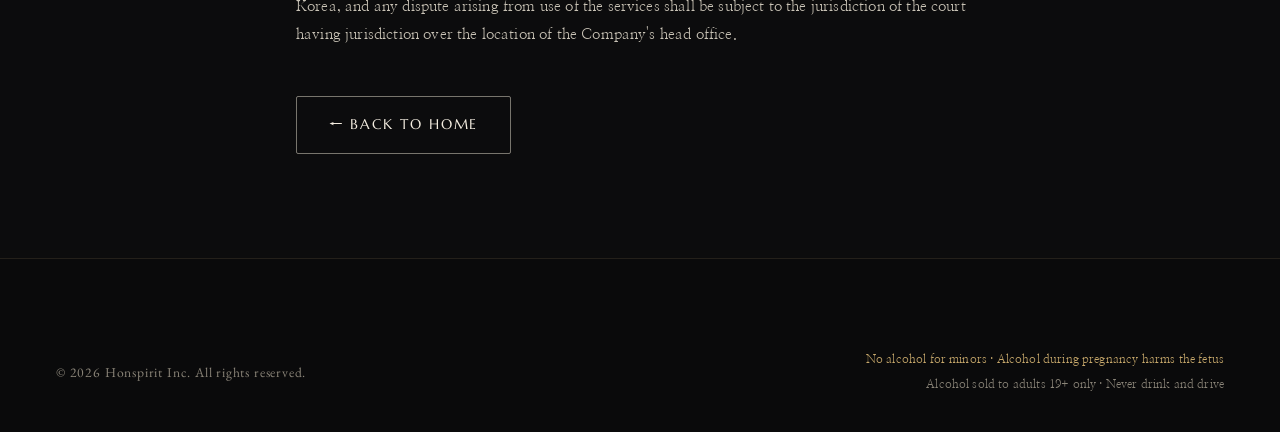
<file: terms.html>
<!DOCTYPE html>
<html lang="ko">
<head>
  <meta charset="UTF-8">
  <meta name="viewport" content="width=device-width, initial-scale=1.0">
  <title>이용약관 | HONSPIRIT 혼스피릿</title>
  <meta name="description" content="HONSPIRIT 혼스피릿 웹사이트 이용약관입니다. 만 19세 미만 이용 제한을 포함합니다.">
  <link rel="canonical" href="https://honspirit.com/terms.html">
  <meta name="robots" content="index, follow, max-image-preview:large, max-snippet:-1">
  <meta name="author" content="주식회사 혼스피릿">

  <!-- Open Graph / 카카오톡 · 페이스북 공유 -->
  <meta property="og:type" content="website">
  <meta property="og:site_name" content="HONSPIRIT 혼스피릿">
  <meta property="og:locale" content="ko_KR">
  <meta property="og:locale:alternate" content="en_US">
  <meta property="og:locale:alternate" content="zh_CN">
  <meta property="og:url" content="https://honspirit.com/terms.html">
  <meta property="og:title" content="이용약관 | HONSPIRIT 혼스피릿">
  <meta property="og:description" content="HONSPIRIT 혼스피릿 웹사이트 이용약관입니다. 만 19세 미만 이용 제한을 포함합니다.">
  <meta property="og:image" content="https://honspirit.com/images/og-image.jpg">
  <meta property="og:image:width" content="1200">
  <meta property="og:image:height" content="630">
  <meta property="og:image:alt" content="HONSPIRIT 혼스피릿 酒之魂 — 중국 쑤첸 정통 프리미엄 백주">

  <!-- Twitter / X -->
  <meta name="twitter:card" content="summary_large_image">
  <meta name="twitter:title" content="이용약관 | HONSPIRIT 혼스피릿">
  <meta name="twitter:description" content="HONSPIRIT 혼스피릿 웹사이트 이용약관입니다. 만 19세 미만 이용 제한을 포함합니다.">
  <meta name="twitter:image" content="https://honspirit.com/images/og-image.jpg">

  <!-- 파비콘 -->
  <link rel="icon" href="/favicon.ico" sizes="any">
  <link rel="icon" type="image/png" sizes="32x32" href="/images/icon-32.png">
  <link rel="icon" type="image/png" sizes="16x16" href="/images/icon-16.png">
  <link rel="apple-touch-icon" href="/images/apple-touch-icon.png">
  <link rel="manifest" href="/site.webmanifest">
  <meta name="theme-color" content="#0C0C0D">

  <link rel="stylesheet" href="css/style.css?v=20260822a">
</head>
<body>
  <div class="age-gate" id="ageGate">
    <div class="age-gate-box">
      <div class="age-gate-zh">酒之魂</div>
      <div class="age-gate-brand">HONSPIRIT</div>
      <div class="gold-divider gold-divider--center"></div>
      <h2 class="age-gate-title" data-i18n="age.title">만 19세 이상이십니까?</h2>
      <p class="age-gate-desc" data-i18n-html="age.desc">혼스피릿은 주류를 취급합니다.</p>
      <div class="age-gate-btns">
        <button class="btn btn-primary" id="ageYes" data-i18n="age.yes">예, 19세 이상입니다</button>
        <button class="btn btn-outline" id="ageNo" data-i18n="age.no">아니오</button>
      </div>
      <p class="age-gate-legal" data-i18n-html="age.legal">미성년자의 음주는 법으로 금지되어 있습니다.</p>
    </div>
  </div>

  <nav class="nav" id="mainNav">
    <div class="nav-inner">
      <a href="index.html" class="nav-logo">
        <span class="nav-logo-zh">酒之魂</span>
        <span class="nav-logo-en">HONSPIRIT</span>
      </a>
      <ul class="nav-menu">
        <li><a href="story.html" class="nav-link" data-i18n="nav.story">브랜드 스토리</a></li>
        <li><a href="products.html" class="nav-link" data-i18n="nav.products">제품</a></li>
        <li><a href="origin.html" class="nav-link" data-i18n="nav.origin">산지 이야기</a></li>
        <li><a href="faq.html" class="nav-link" data-i18n="nav.faq">FAQ</a></li>
        <li><a href="moments.html" class="nav-link" data-i18n="nav.moments">추억 갤러리</a></li>
        <li><a href="partners.html" class="nav-link" data-i18n="nav.partners">B2B 파트너십</a></li>
        <li><a href="contact.html" class="nav-link" data-i18n="nav.contact">문의</a></li>
        <li><a href="partners.html" class="btn btn-outline nav-cta" data-i18n="nav.cta">파트너십 문의</a></li>
      </ul>
      <div class="lang-switcher">
        <button class="lang-btn active" data-lang="ko">KOR</button>
        <button class="lang-btn" data-lang="en">ENG</button>
        <button class="lang-btn" data-lang="zh">中文</button>
      </div>
      <button class="nav-hamburger" id="navHamburger" aria-label="메뉴">
        <span></span><span></span><span></span>
      </button>
    </div>
  </nav>

  <!-- Mobile Menu -->
  <div class="nav-mobile" id="navMobile">
    <a href="story.html" class="nav-link" data-i18n="nav.story">브랜드 스토리</a>
    <a href="products.html" class="nav-link" data-i18n="nav.products">제품</a>
    <a href="origin.html" class="nav-link" data-i18n="nav.origin">산지 이야기</a>
    <a href="faq.html" class="nav-link" data-i18n="nav.faq">FAQ</a>
    <a href="moments.html" class="nav-link" data-i18n="nav.moments">추억 갤러리</a>
    <a href="partners.html" class="nav-link" data-i18n="nav.partners">B2B 파트너십</a>
    <a href="contact.html" class="nav-link" data-i18n="nav.contact">문의</a>
    <a href="partners.html" class="btn btn-primary" style="text-align:center" data-i18n="nav.cta">파트너십 문의하기</a>
    <div class="lang-switcher" style="justify-content:center; margin-top:8px;">
      <button class="lang-btn active" data-lang="ko">KOR</button>
      <button class="lang-btn" data-lang="en">ENG</button>
      <button class="lang-btn" data-lang="zh">中文</button>
    </div>
  </div>

  <main>
    <section class="page-hero" style="padding-bottom: 60px;">
      <div class="container">
        <h1 class="page-hero-title" style="font-size: 2rem;" data-i18n="xterms.hero.title">이용약관</h1>
        <div class="gold-divider"></div>
        <p class="page-hero-desc" data-i18n="xterms.hero.date">시행일: 2026년 4월 1일</p>
      </div>
    </section>
    <section class="section section--dark" style="padding-top: 60px;">
      <div class="container" style="max-width: 800px;">
        <div style="display: flex; flex-direction: column; gap: 40px; color: var(--gray); font-size: 0.9375rem; line-height: 1.85;">
          <div>
            <h2 style="font-family: var(--font-serif); font-size: 1.25rem; color: var(--gold); margin-bottom: 16px;" data-i18n="xterms.s1.title">제1조 (목적)</h2>
            <p data-i18n="xterms.s1.body">이 약관은 주식회사 혼스피릿(이하 "회사")가 운영하는 HONSPIRIT 웹사이트(이하 "사이트")에서 제공하는 서비스의 이용조건 및 절차, 회사와 이용자 간의 권리·의무 및 책임사항을 규정함을 목적으로 합니다.</p>
          </div>
          <div>
            <h2 style="font-family: var(--font-serif); font-size: 1.25rem; color: var(--gold); margin-bottom: 16px;" data-i18n="xterms.s2.title">제2조 (이용 연령 제한)</h2>
            <p data-i18n="xterms.s2.body">본 사이트는 주류 관련 정보를 제공합니다. 만 19세 미만의 미성년자는 본 사이트를 이용하실 수 없습니다. 사이트 이용 시 만 19세 이상임을 확인하는 것으로 간주합니다.</p>
          </div>
          <div>
            <h2 style="font-family: var(--font-serif); font-size: 1.25rem; color: var(--gold); margin-bottom: 16px;" data-i18n="xterms.s3.title">제3조 (서비스의 제공)</h2>
            <p data-i18n="xterms.s3.body">회사는 다음과 같은 서비스를 제공합니다.</p>
            <ul style="margin-top: 12px; padding-left: 20px; display: flex; flex-direction: column; gap: 8px;">
              <li data-i18n="xterms.s3.li1">브랜드 및 제품 정보 제공</li>
              <li data-i18n="xterms.s3.li2">소비자 문의 접수</li>
              <li data-i18n="xterms.s3.li3">B2B 파트너십 신청 접수</li>
            </ul>
          </div>
          <div>
            <h2 style="font-family: var(--font-serif); font-size: 1.25rem; color: var(--gold); margin-bottom: 16px;" data-i18n="xterms.s4.title">제4조 (주류 관련 법적 고지)</h2>
            <div style="background: rgba(231,76,60,0.08); border: 1px solid rgba(231,76,60,0.2); padding: 20px 24px;">
              <ul style="padding-left: 20px; display: flex; flex-direction: column; gap: 8px; color: #C7A86B;">
                <li data-i18n="xterms.s4.li1">미성년자에게 주류를 판매하지 않습니다.</li>
                <li data-i18n="xterms.s4.li2">임신 중 음주는 태아에게 해롭습니다.</li>
                <li data-i18n="xterms.s4.li3">음주운전은 절대 금지입니다.</li>
                <li data-i18n="xterms.s4.li4">과음은 건강을 해칩니다. 적당한 음주를 권장합니다.</li>
              </ul>
            </div>
          </div>
          <div>
            <h2 style="font-family: var(--font-serif); font-size: 1.25rem; color: var(--gold); margin-bottom: 16px;" data-i18n="xterms.s5.title">제5조 (지적재산권)</h2>
            <p data-i18n="xterms.s5.body">본 사이트에 게시된 모든 콘텐츠(텍스트, 이미지, 로고, 브랜드명 등)의 지적재산권은 회사에 귀속됩니다. 무단 복제, 배포, 수정을 금지합니다.</p>
          </div>
          <div>
            <h2 style="font-family: var(--font-serif); font-size: 1.25rem; color: var(--gold); margin-bottom: 16px;" data-i18n="xterms.s6.title">제6조 (면책조항)</h2>
            <p data-i18n="xterms.s6.body">회사는 천재지변, 전쟁, 기타 불가항력적인 사유로 인한 서비스 중단에 대해 책임을 지지 않습니다. 이용자가 사이트를 이용하여 기대하는 수익을 얻지 못하거나 손해를 입은 경우 회사는 책임을 지지 않습니다.</p>
          </div>
          <div>
            <h2 style="font-family: var(--font-serif); font-size: 1.25rem; color: var(--gold); margin-bottom: 16px;" data-i18n="xterms.s7.title">제7조 (준거법 및 관할)</h2>
            <p data-i18n="xterms.s7.body">본 약관의 해석 및 적용에 관하여는 대한민국 법률을 따르며, 서비스 이용으로 인한 분쟁은 회사 본점 소재지의 법원을 관할 법원으로 합니다.</p>
          </div>
        </div>
        <div style="margin-top: 48px;">
          <a href="index.html" class="btn btn-outline" data-i18n="xterms.back">← 홈으로 돌아가기</a>
        </div>
      </div>
    </section>
  </main>

  <footer class="footer">
    <div class="container">
      <div class="footer-bottom" style="border-top: none; padding-top: 0;">
        <p class="footer-copy">© 2026 Honspirit Inc. All rights reserved.</p>
        <div class="footer-legal">
          <strong data-i18n="footer.warning">미성년자 음주 금지</strong>
          <span data-i18n="footer.legal">주류는 만 19세 이상에게만 판매됩니다</span>
        </div>
      </div>
    </div>
  </footer>
  <script src="js/i18n.js?v=20260822a"></script>
  <script src="js/main.js?v=20260822a"></script>
</body>
</html>
</file>
<file: css/style.css>
/* =========================================
   HONSPIRIT — 酒之魂 · A Soulful Odyssey of Baijiu
   Global Stylesheet — Renewal 2026
   Concept: 1a · Noir & Champagne
   Palette: obsidian charcoal ↔ champagne cream, champagne gold "thread"
   Type: Marcellus (EN display) · Nanum Myeongjo (KO) · EB Garamond (EN body/num)
   ========================================= */

@import url('https://fonts.googleapis.com/css2?family=Marcellus&family=EB+Garamond:ital,wght@0,400;0,500;1,400&family=Nanum+Myeongjo:wght@400;700;800&display=swap');

/* ─── Design Tokens — Noir & Champagne ─── */
:root {
  /* Key — obsidian charcoal */
  --black:      #0C0C0D;   /* obsidian — base canvas / primary dark bg */
  --ink-2:      #141416;   /* secondary dark surface (nav · dark sections) */
  --ink-3:      #2A2A2C;   /* graphite — raised card surface */
  --ink-deep:   #0A0A0B;   /* deepest (footer) */

  /* Accent — champagne gold (used sparingly, like a thread) */
  --gold:       #D8BD82;
  --gold-light: #E6D3A0;
  --gold-dark:  #B8975A;   /* gold-deep — accent text on light bg */

  /* Surface — champagne cream / ivory (light sections) */
  --cream:      #F4EDE0;   /* champagne cream — on-dark headline / light bg */
  --paper:      #F4EDE0;   /* light section base bg */
  --paper-2:    #FBF7EF;   /* ivory — card on light */
  --paper-text: #57534A;   /* body text on light */
  --paper-ink:  #1C1A16;   /* headings on light */

  /* accents & neutrals */
  --seal:       #B8975A;   /* no red in palette — repurposed to gold-deep */
  --seal-soft:  #C7A86B;
  --oxblood:    #2A2A2C;   /* giant deco numeral — graphite ghost */
  --oxblood-soft: #3A3A3D;
  --gray:       #C9C3B6;   /* body text on dark (≈9:1 on obsidian) */
  --gray-dark:  #8A8478;   /* secondary text on dark */
  --line:       rgba(216,189,130,0.22);   /* gold hairline on dark */
  --line-soft:  rgba(216,189,130,0.12);
  --line-dk:    rgba(28,26,22,0.12);       /* hairline on light */
  --white:      #FFFFFF;

  /* Type system */
  --font-display: 'Marcellus', 'Nanum Myeongjo', Georgia, serif;  /* EN titles · logo · overline · buttons */
  --font-head-ko: 'Nanum Myeongjo', serif;          /* KO headings (weight 800) */
  --font-body-ko: 'Nanum Myeongjo', serif;          /* KO body (weight 400) */
  --font-body-en: 'EB Garamond', Georgia, serif;    /* EN body · numbers · prices · italics */

  /* legacy aliases → mapped onto the new system */
  --font-serif:  var(--font-head-ko);   /* headings */
  --font-sans:   var(--font-body-ko);   /* body */
  --font-en:     var(--font-display);   /* labels · logo · display */
  --font-num:    var(--font-body-en);   /* numerals · italics */
  --font-zh:     'Nanum Myeongjo', serif;
  --font-brush:  'Nanum Myeongjo', serif;

  --transition: 0.45s cubic-bezier(0.22, 0.61, 0.36, 1);
  --nav-height: 78px;
}

/* ─── Reset & Base ─── */
*, *::before, *::after { box-sizing: border-box; margin: 0; padding: 0; }

html { scroll-behavior: smooth; font-size: 16px; }

body {
  background-color: var(--black);
  color: var(--gray);
  font-family: var(--font-body-ko);
  font-weight: 400;
  line-height: 1.85;
  letter-spacing: 0.01em;
  -webkit-font-smoothing: antialiased;
  text-rendering: optimizeLegibility;
  overflow-x: hidden;
}

img { display: block; max-width: 100%; }
a  { text-decoration: none; color: inherit; }
ul { list-style: none; }
::selection { background: rgba(216,189,130,0.28); color: var(--cream); }

/* ─── Typography ─── */
h1, h2, h3, h4 {
  font-family: var(--font-head-ko);
  line-height: 1.35;
  font-weight: 800;
  letter-spacing: 0.005em;
}

.zh { font-family: var(--font-zh); }
.en { font-family: var(--font-en); }
.gold { color: var(--gold); }

/* ─── Layout ─── */
.container {
  max-width: 1280px;
  margin: 0 auto;
  padding: 0 56px;
}

.section { padding: 104px 0; position: relative; }

.section--dark  { background-color: var(--black); }

/* Ivory paper sections — section--cream and (repurposed) section--amber */
.section--cream,
.section--amber {
  background-color: var(--paper);
  color: var(--paper-text);
}

/* ─── Eyebrow / section label ─── */
.section-label {
  display: inline-block;
  font-family: var(--font-display);
  font-style: normal;
  font-size: 0.8125rem;
  letter-spacing: 0.34em;
  text-transform: uppercase;
  color: var(--gold);
  margin-bottom: 22px;
}

.section-title {
  font-family: var(--font-head-ko);
  font-size: clamp(1.95rem, 3.4vw, 2.6rem);
  font-weight: 800;
  letter-spacing: 0.02em;
  color: var(--cream);
  margin-bottom: 24px;
}
.section-title .accent-en { font-weight: 400; }

.section-desc {
  font-size: 1.05rem;
  font-weight: 400;
  color: var(--gray);
  max-width: 600px;
  line-height: 1.9;
}

/* Paper-section text overrides */
.section--cream .section-title,
.section--amber .section-title { color: var(--paper-ink); }
.section--cream .section-desc,
.section--amber .section-desc  { color: var(--paper-text); }

/* ─── Hairline divider ─── */
.gold-divider {
  width: 54px;
  height: 1px;
  background: var(--gold);
  opacity: 0.55;
  margin: 26px 0;
}
.gold-divider--center {
  width: 120px;
  opacity: 1;
  background: linear-gradient(90deg, transparent, var(--gold), transparent);
  margin-left: auto;
  margin-right: auto;
}

/* ─── Buttons ─── */
.btn {
  display: inline-flex;
  align-items: center;
  gap: 10px;
  padding: 15px 32px;
  font-family: var(--font-display);
  font-size: 0.875rem;
  font-weight: 400;
  letter-spacing: 0.14em;
  text-transform: uppercase;
  border-radius: 2px;
  cursor: pointer;
  transition: var(--transition);
  border: 1px solid transparent;
}

.btn-primary {
  background: var(--gold);
  color: var(--black);
}
.btn-primary:hover {
  background: var(--gold-light);
}

.btn-outline {
  background: transparent;
  color: var(--cream);
  border-color: rgba(228,221,206,0.5);
}
.btn-outline:hover {
  background: rgba(216,189,130,0.08);
  border-color: var(--gold);
  color: var(--gold);
}

.btn-dark {
  background: transparent;
  color: var(--gold);
  border-color: rgba(216,189,130,0.45);
}
.btn-dark:hover { background: rgba(216,189,130,0.08); }

/* Paper-section buttons */
.section--cream .btn-outline,
.section--amber .btn-outline { color: var(--gold-dark); border-color: rgba(184,151,90,0.5); }
.section--cream .btn-outline:hover,
.section--amber .btn-outline:hover { background: rgba(184,151,90,0.08); border-color: var(--gold-dark); }

/* Text link with arrow */
.text-link {
  display: inline-flex;
  align-items: center;
  gap: 8px;
  font-family: var(--font-body-ko);
  font-size: 0.9rem;
  font-weight: 400;
  letter-spacing: 0.06em;
  color: var(--cream);
  border-bottom: 1px solid var(--gold);
  padding-bottom: 4px;
  transition: var(--transition);
}
.text-link:hover { color: var(--gold); gap: 12px; }

/* ─── Navigation ─── */
.nav {
  position: fixed;
  top: 0; left: 0; right: 0;
  z-index: 1000;
  height: var(--nav-height);
  display: flex;
  align-items: center;
  transition: background 0.4s ease, border-color 0.4s ease, backdrop-filter 0.4s ease;
  border-bottom: 1px solid transparent;
}
.nav.scrolled {
  background: rgba(12, 12, 13, 0.96);
  backdrop-filter: blur(8px);
  border-bottom: 1px solid rgba(216,189,130,0.24);
}

.nav-inner {
  max-width: 1280px;
  margin: 0 auto;
  padding: 0 56px;
  width: 100%;
  display: flex;
  align-items: center;
  justify-content: space-between;
}

.nav-logo { display: flex; align-items: center; gap: 16px; line-height: 1; }
.nav-logo-zh {
  font-family: var(--font-zh);
  font-weight: 800;
  font-size: 1.55rem;
  letter-spacing: 0.08em;
  color: var(--gold);
}
.nav-logo-en {
  font-family: var(--font-display);
  font-size: 1.15rem;
  font-weight: 400;
  letter-spacing: 0.16em;
  text-transform: uppercase;
  color: var(--cream);
  padding-left: 16px;
  border-left: 1px solid rgba(216,189,130,0.5);
  white-space: nowrap;
}

.nav-menu { display: flex; align-items: center; gap: 26px; }

.nav-link {
  font-family: var(--font-body-ko);
  font-size: 0.875rem;
  font-weight: 400;
  letter-spacing: 0.04em;
  color: var(--gray);
  transition: color 0.3s ease;
  position: relative;
  white-space: nowrap;
}
.nav-link::after {
  content: '';
  position: absolute;
  bottom: -6px; left: 0; right: 0;
  height: 1px;
  background: var(--gold);
  transform: scaleX(0);
  transform-origin: left;
  transition: transform 0.4s ease;
}
.nav-link:hover, .nav-link.active { color: var(--gold); }
.nav-link:hover::after, .nav-link.active::after { transform: scaleX(1); }

.nav-cta { padding: 8px 18px; font-size: 0.72rem; letter-spacing: 0.14em; white-space: nowrap; border-radius: 999px; color: var(--cream); }
.nav-cta:hover { color: var(--gold); }

/* tighten nav on mid-width so EN labels never wrap */
@media (max-width: 1180px) {
  .nav-menu { gap: 18px; }
  .nav-link { font-size: 0.78rem; letter-spacing: 0.03em; }
  .nav-logo-en { display: none; }
}

.nav-hamburger {
  display: none;
  flex-direction: column;
  gap: 6px;
  cursor: pointer;
  padding: 4px;
  background: none;
  border: none;
}
.nav-hamburger span {
  display: block; width: 26px; height: 1px;
  background: var(--gold);
  transition: var(--transition);
}

.nav-mobile {
  display: none;
  position: fixed;
  top: var(--nav-height); left: 0; right: 0;
  background: rgba(15, 12, 8, 0.97);
  backdrop-filter: blur(14px);
  padding: 28px 32px;
  flex-direction: column;
  gap: 22px;
  border-top: 1px solid var(--line);
  z-index: 999;
}
.nav-mobile.open { display: flex; }
.nav-mobile .nav-link { font-size: 1rem; padding: 6px 0; }

/* ─── Language Switcher ─── */
.lang-switcher {
  display: flex;
  align-items: center;
  border: 1px solid var(--line);
  border-radius: 0;
  overflow: hidden;
  margin-left: 14px;
  flex-shrink: 0;
}
.lang-btn {
  background: none; border: none;
  border-right: 1px solid var(--line-soft);
  color: var(--gray);
  font-family: var(--font-sans);
  font-size: 0.6875rem;
  font-weight: 500;
  letter-spacing: 0.08em;
  padding: 5px 10px;
  cursor: pointer;
  transition: all 0.25s ease;
  line-height: 1;
}
.lang-btn:last-child { border-right: none; }
.lang-btn:hover { color: var(--gold); background: rgba(216,189,130,0.08); }
.lang-btn.active { background: rgba(216,189,130,0.16); color: var(--gold); }

@media (max-width: 768px) {
  .lang-switcher { margin-left: 0; }
  .lang-btn { font-size: 0.75rem; padding: 7px 13px; }
}

/* ─── Hero ─── */
.hero {
  position: relative;
  min-height: 100vh;
  display: flex;
  align-items: center;
  justify-content: center;
  overflow: hidden;
  background: var(--black);
}
/* inset hairline frame (signature of reference) */
.hero::before {
  content: '';
  position: absolute;
  inset: 20px;
  border: 1px solid rgba(216,189,130,0.16);
  pointer-events: none;
  z-index: 6;
}

.hero-bg {
  position: absolute;
  inset: 0;
  background: radial-gradient(120% 130% at 50% 0%, #1A1A1C 0%, #0C0C0D 100%);
}
.hero-mist { display: none; }
.hero-particles { position: absolute; inset: 0; pointer-events: none; }

.hero-decoration {
  position: absolute;
  right: 9%; top: 50%;
  transform: translateY(-50%);
  font-family: var(--font-zh);
  font-weight: 500;
  font-size: clamp(120px, 16vw, 260px);
  color: rgba(216,189,130,0.05);
  user-select: none; pointer-events: none;
  line-height: 1; z-index: 2;
}

.hero-content {
  position: relative;
  z-index: 10;
  text-align: center;
  padding: 120px 32px 90px;
  max-width: 880px;
}

/* eyebrow (was a pill badge) */
.hero-badge {
  display: inline-block;
  background: transparent;
  border: none;
  color: var(--gold);
  font-family: var(--font-en);
  font-size: 0.875rem;
  font-weight: 500;
  letter-spacing: 0.4em;
  text-transform: uppercase;
  padding: 0;
  margin-bottom: 34px;
}

.hero-zh {
  font-family: var(--font-zh);
  font-weight: 500;
  font-size: clamp(3.2rem, 8vw, 6.5rem);
  color: var(--gold);
  line-height: 1.05;
  margin-bottom: 18px;
}

.hero-title-kr {
  font-family: var(--font-serif);
  font-size: clamp(1.7rem, 3.6vw, 2.85rem);
  font-weight: 700;
  color: var(--cream);
  letter-spacing: 0.04em;
  line-height: 1.4;
  margin-bottom: 18px;
}

.hero-en {
  font-family: var(--font-num);
  font-size: clamp(1.05rem, 2vw, 1.45rem);
  font-style: italic;
  color: var(--gold-light);
  letter-spacing: 0.1em;
  margin-bottom: 28px;
}

.hero-desc {
  font-size: clamp(0.98rem, 1.6vw, 1.12rem);
  font-weight: 400;
  color: var(--cream);
  opacity: 0.82;
  margin-bottom: 46px;
  line-height: 1.8;
}

.hero-ctas {
  display: flex;
  gap: 18px;
  justify-content: center;
  flex-wrap: wrap;
  margin-bottom: 54px;
}

.hero-trust {
  display: flex;
  gap: 0;
  justify-content: center;
  flex-wrap: wrap;
}
.hero-trust-item {
  display: flex;
  align-items: center;
  gap: 10px;
  font-size: 0.8125rem;
  font-weight: 400;
  color: var(--gray);
  letter-spacing: 0.04em;
  padding: 0 22px;
  position: relative;
}
.hero-trust-item + .hero-trust-item::before {
  content: '';
  position: absolute;
  left: 0; top: 50%;
  transform: translateY(-50%);
  width: 1px; height: 12px;
  background: var(--line);
}

.hero-scroll {
  position: absolute;
  bottom: 36px; left: 50%;
  transform: translateX(-50%);
  display: flex; flex-direction: column;
  align-items: center; gap: 10px;
  color: var(--gray-dark);
  font-family: var(--font-en);
  font-size: 0.72rem;
  letter-spacing: 0.35em;
  text-transform: uppercase;
  z-index: 8;
}
.hero-scroll-line {
  width: 1px; height: 50px;
  background: linear-gradient(180deg, var(--gold), transparent);
  animation: scrollPulse 2.4s ease-in-out infinite;
}
@keyframes scrollPulse {
  0%, 100% { opacity: 0.4; transform: scaleY(0.7); transform-origin: top; }
  50%      { opacity: 1;   transform: scaleY(1);   transform-origin: top; }
}

/* ─── Hero v3 — two-column + hanging scroll (reference layout) ─── */
.hero-grid {
  position: relative;
  z-index: 10;
  display: grid;
  grid-template-columns: 1fr 0.92fr;
  align-items: center;
  gap: 56px;
  width: 100%;
}
.hero-col-text { padding: 70px 0; }
.hero-eyebrow {
  display: flex;
  align-items: center;
  gap: 16px;
  font-family: var(--font-en);
  font-size: 0.9rem;
  letter-spacing: 0.28em;
  color: var(--gold);
  margin-bottom: 30px;
}
.hero-eyebrow-dash { width: 46px; height: 1px; background: var(--gold); opacity: 0.7; flex-shrink: 0; }
.hero-headline {
  font-family: var(--font-head-ko);
  font-weight: 700;
  font-size: clamp(1.9rem, 3.5vw, 3.1rem);
  line-height: 1.4;
  color: var(--cream);
  letter-spacing: 0.02em;
  margin-bottom: 34px;
  white-space: nowrap;
}
.hero-headline b,
.hero-headline strong { font-weight: 800; color: var(--gold); }
.hero-lead {
  font-size: 1.08rem;
  font-weight: 400;
  color: var(--gray);
  line-height: 1.9;
  max-width: 470px;
  margin-bottom: 42px;
}
.hero-lead b, .hero-lead strong { font-weight: 600; color: var(--cream); }
.hero-col-scroll { display: flex; justify-content: center; }
.scroll-img { width: min(440px, 96%); height: auto; display: block; }

/* hanging scroll (掛軸) */
.scroll-art { position: relative; width: min(330px, 80%); }
.scroll-cord { display: block; width: 1px; height: 28px; background: var(--gold); opacity: 0.5; margin: 0 auto; }
.scroll-rod {
  display: block;
  height: 16px;
  width: 110%;
  margin-left: -5%;
  border-radius: 8px;
  background: linear-gradient(180deg, #d2b47e 0%, #a5824f 48%, #795c36 100%);
  box-shadow: 0 3px 10px rgba(0,0,0,0.45);
  position: relative;
  z-index: 2;
}
.scroll-rod--bottom { height: 20px; }
.scroll-paper {
  position: relative;
  background: linear-gradient(180deg, #efe7d6, #e5dbc4);
  padding: 38px 26px 46px;
  box-shadow: 0 28px 56px rgba(0,0,0,0.5);
}
.scroll-paper::before {
  content: '';
  position: absolute;
  inset: 13px;
  border: 1px solid rgba(120,90,50,0.28);
  pointer-events: none;
}
.scroll-zh {
  font-family: var(--font-brush);
  writing-mode: vertical-rl;
  font-size: clamp(5rem, 12vw, 8.5rem);
  line-height: 1.05;
  color: #18140f;
  text-align: center;
  margin: 0 auto;
  min-height: 340px;
  display: flex;
  justify-content: center;
  align-items: flex-start;
}
.scroll-seal {
  position: absolute;
  right: 24px;
  bottom: 28px;
  width: 44px;
  height: auto;
  z-index: 3;
}

/* ─── Philosophy (魂 灵 心) ─── */
.philosophy-sec { position: relative; overflow: hidden; }
.philosophy-sec::before {
  content: '';
  position: absolute;
  inset: 0;
  background: url('../images/total.jpeg') center center / cover no-repeat;
  opacity: 0.1;
  filter: grayscale(0.2);
  z-index: 0;
  pointer-events: none;
}
.philosophy-sec > * { position: relative; z-index: 1; }
.philosophy-sec .philosophy-card { background: rgba(20,20,22,0.82); }

.philosophy-grid {
  display: grid;
  grid-template-columns: repeat(3, 1fr);
  gap: 1px;
  background: var(--line-soft);
  border: 1px solid var(--line-soft);
}
.philosophy-card {
  background: var(--black);
  padding: 70px 44px;
  text-align: center;
  transition: var(--transition);
  position: relative;
}
.philosophy-card:hover { background: var(--ink-2); }

.philosophy-zh {
  font-family: var(--font-zh);
  font-weight: 500;
  font-size: 4rem;
  color: var(--gold);
  line-height: 1;
  margin-bottom: 22px;
}
.philosophy-en {
  font-family: var(--font-display);
  font-size: 0.8rem;
  font-style: normal;
  color: var(--gray);
  letter-spacing: 0.34em;
  text-transform: uppercase;
  margin-bottom: 16px;
}
.philosophy-title {
  font-family: var(--font-head-ko);
  font-size: 1.25rem;
  font-weight: 800;
  color: var(--cream);
  margin-bottom: 14px;
}
.philosophy-desc {
  font-size: 0.9rem;
  font-weight: 400;
  color: var(--gray);
  line-height: 1.85;
  margin-bottom: 22px;
}
.philosophy-emotion {
  display: inline-block;
  font-size: 0.8rem;
  color: var(--gold);
  border: 1px solid var(--line);
  padding: 5px 16px;
  border-radius: 0;
  letter-spacing: 0.12em;
}

/* ─── Trust Bar (by the numbers) ─── */
.trust-bar {
  padding: 90px 0;
  background: var(--ink-2);
  border-top: 1px solid var(--line-soft);
  border-bottom: 1px solid var(--line-soft);
}
.trust-grid {
  display: grid;
  grid-template-columns: repeat(5, 1fr);
}
.trust-item {
  background: transparent;
  padding: 28px 20px;
  text-align: center;
  border-left: 1px solid var(--line-soft);
}
.trust-item:first-child { border-left: none; }
.trust-number {
  font-family: var(--font-num);
  font-size: clamp(1.9rem, 3vw, 2.7rem);
  font-weight: 500;
  color: var(--gold);
  line-height: 1;
  margin-bottom: 12px;
}
.trust-label {
  font-size: 0.8125rem;
  font-weight: 400;
  color: var(--gray);
  line-height: 1.55;
  letter-spacing: 0.02em;
}

/* ─── Products ─── */
.products-grid {
  display: grid;
  grid-template-columns: repeat(3, 1fr);
  gap: 30px;
}
.product-card {
  background: var(--ink-3);
  border: 1px solid rgba(216,189,130,0.18);
  border-radius: 8px;
  padding: 40px 32px 36px;
  text-align: center;
  position: relative;
  overflow: hidden;
  transition: var(--transition);
}
.product-card:hover {
  border-color: var(--line);
  transform: translateY(-6px);
}
.product-card--featured { border-color: var(--line); }

.product-badge {
  display: inline-block;
  font-family: var(--font-en);
  font-size: 0.72rem;
  font-weight: 500;
  letter-spacing: 0.2em;
  text-transform: uppercase;
  padding: 4px 0;
  margin-bottom: 26px;
  color: var(--gold);
  border-bottom: 1px solid var(--line);
}
.badge--super, .badge--premium, .badge--classic {
  background: transparent; border-radius: 0;
  border: none; border-bottom: 1px solid var(--line);
  color: var(--gold);
}

.product-zh {
  font-family: var(--font-zh);
  font-weight: 800;
  font-size: 2rem;
  color: var(--gold);
  margin-bottom: 6px;
}
.product-name-en {
  font-family: var(--font-num);
  font-style: italic;
  font-size: 1.05rem;
  color: var(--gray);
  letter-spacing: 0.06em;
  margin-bottom: 24px;
}
.product-specs {
  display: flex;
  justify-content: center;
  gap: 0;
  flex-wrap: wrap;
  margin-bottom: 22px;
}
.product-spec {
  font-family: var(--font-num);
  font-size: 0.9rem;
  color: var(--gray);
  padding: 0 14px;
  border-left: 1px solid var(--line-soft);
}
.product-spec:first-child { border-left: none; }
.product-copy {
  font-size: 0.9rem;
  font-weight: 400;
  color: var(--cream);
  opacity: 0.78;
  line-height: 1.85;
  margin-bottom: 26px;
  min-height: 60px;
}
.product-price {
  font-family: var(--font-num);
  font-size: 1.6rem;
  font-weight: 500;
  letter-spacing: 0.02em;
  color: var(--gold);
  margin-bottom: 10px;
}
.product-channel {
  font-size: 0.8rem;
  font-weight: 400;
  color: var(--gray);
  letter-spacing: 0.04em;
  margin-bottom: 28px;
}

/* product image frame */
.product-img-wrap {
  width: 100%;
  overflow: hidden;
  border-radius: 4px;
  margin-bottom: 26px;
  position: relative;
  border: 1px solid var(--line);
  background: var(--ink-deep);
}
.product-img {
  width: 100%; height: auto; display: block;
  transition: transform 0.7s ease;
}
.product-card:hover .product-img { transform: scale(1.04); }

/* Products on ivory paper sections */
.section--amber .product-card,
.section--cream .product-card {
  background: var(--paper-2);
  border: 1px solid var(--line-dk);
}
.section--amber .product-card:hover,
.section--cream .product-card:hover { border-color: rgba(184,151,90,0.4); }
.section--amber .product-zh,
.section--cream .product-zh { color: var(--gold-dark); }
.section--amber .product-name-en,
.section--cream .product-name-en { color: #978868; }
.section--amber .product-copy,
.section--cream .product-copy { color: var(--paper-text); opacity: 1; }
.section--amber .product-channel,
.section--cream .product-channel { color: #978868; }
.section--amber .product-price,
.section--cream .product-price { color: var(--gold-dark); }
.section--amber .product-spec,
.section--cream .product-spec { color: var(--paper-text); border-color: var(--line-dk); }
.section--amber .product-badge,
.section--cream .product-badge { color: var(--gold-dark); border-color: var(--line-dk); }
.section--amber .product-img-wrap,
.section--cream .product-img-wrap { border-color: var(--line-dk); background: #e7ddc8; }

/* ─── Origin Teaser ─── */
.origin-teaser {
  padding: 130px 0;
  position: relative;
  overflow: hidden;
  background: var(--ink-2);
  border-top: 1px solid var(--line-soft);
}
.origin-teaser-bg { display: none; }
.origin-teaser-content { position: relative; z-index: 2; max-width: 720px; }
.origin-teaser-quote {
  font-family: var(--font-serif);
  font-size: clamp(1.6rem, 3vw, 2.2rem);
  font-weight: 700;
  line-height: 1.55;
  color: var(--cream);
  margin-bottom: 28px;
}
.origin-teaser-quote em { color: var(--gold); font-style: normal; }
.origin-teaser-body {
  font-size: 1.03rem;
  font-weight: 400;
  color: var(--gray);
  line-height: 1.95;
  margin-bottom: 44px;
}
.origin-stats { display: flex; gap: 0; flex-wrap: wrap; margin-bottom: 44px; }
.origin-stat {
  padding: 0 32px;
  border-left: 1px solid var(--line-soft);
}
.origin-stat:first-child { padding-left: 0; border-left: none; }
.origin-stat strong {
  display: block;
  font-family: var(--font-num);
  font-size: 1.6rem;
  font-weight: 500;
  color: var(--gold);
  margin-bottom: 2px;
}
.origin-stat span { font-size: 0.84rem; font-weight: 400; color: var(--gray); }
.origin-teaser-deco {
  position: absolute;
  right: 4%; top: 50%;
  transform: translateY(-50%);
  font-family: var(--font-zh);
  font-weight: 500;
  font-size: clamp(90px, 13vw, 200px);
  color: rgba(216,189,130,0.05);
  user-select: none; pointer-events: none;
  writing-mode: vertical-rl;
  line-height: 1;
}

/* ─── Suqian Origin Section ─── */
.suqian-section {
  background: var(--ink-2);
  border-top: 1px solid var(--line-soft);
  position: relative;
  overflow: hidden;
}
.suqian-deco {
  position: absolute;
  right: 3%; top: 9%;
  font-family: var(--font-zh);
  font-weight: 500;
  font-size: clamp(90px, 12vw, 190px);
  color: rgba(216,189,130,0.05);
  pointer-events: none;
  user-select: none;
  line-height: 1;
  z-index: 0;
}
.suqian-inner {
  display: grid;
  grid-template-columns: 1.05fr 1fr;
  gap: 64px;
  align-items: center;
  position: relative;
  z-index: 1;
}
.suqian-media { position: relative; }
.suqian-img {
  width: 100%;
  height: auto;
  display: block;
  border: 1px solid var(--line);
  filter: saturate(0.96);
}
.suqian-cap {
  display: block;
  margin-top: 14px;
  font-family: var(--font-en);
  font-size: 0.72rem;
  letter-spacing: 0.26em;
  color: var(--gray-dark);
}
.suqian-text .section-title { margin-bottom: 20px; }
.suqian-body {
  font-size: 1.02rem;
  font-weight: 400;
  color: var(--gray);
  line-height: 1.95;
}
.suqian-body em { color: var(--gold); font-style: normal; font-weight: 400; }

/* ─── B2B Banner ─── */
.b2b-banner {
  padding: 110px 0;
  background: var(--black);
  border-top: 1px solid var(--line-soft);
  border-bottom: 1px solid var(--line-soft);
}
.b2b-inner {
  display: grid;
  grid-template-columns: 1fr 1fr;
  gap: 72px;
  align-items: center;
}
.b2b-channels {
  display: grid;
  grid-template-columns: 1fr 1fr;
  gap: 0;
  margin-top: 34px;
  border-top: 1px solid var(--line-soft);
  border-left: 1px solid var(--line-soft);
}
.b2b-channel {
  display: flex;
  align-items: center;
  gap: 12px;
  background: transparent;
  border-right: 1px solid var(--line-soft);
  border-bottom: 1px solid var(--line-soft);
  padding: 18px 18px;
  font-size: 0.9rem;
  font-weight: 400;
  color: var(--gray);
  transition: var(--transition);
}
.b2b-channel:hover { color: var(--cream); background: rgba(216,189,130,0.05); }
.b2b-channel-icon {
  font-family: var(--font-zh);
  font-size: 1.1rem;
  color: var(--gold);
  flex-shrink: 0;
}
.b2b-right {
  background: var(--ink-2);
  border: 1px solid var(--line);
  padding: 52px 44px;
}
.b2b-right h3 {
  font-family: var(--font-serif);
  font-size: 1.35rem;
  font-weight: 700;
  color: var(--gold);
  margin-bottom: 28px;
}
.b2b-features {
  display: flex; flex-direction: column; gap: 18px; margin-bottom: 34px;
}
.b2b-feature {
  display: flex; align-items: flex-start; gap: 14px;
  font-size: 0.9rem; font-weight: 400; color: var(--gray); line-height: 1.6;
}
.b2b-feature-check { color: var(--gold); flex-shrink: 0; margin-top: 1px; }

/* ─── Footer ─── */
.footer {
  padding: 90px 0 36px;
  background: var(--ink-deep);
  border-top: 1px solid var(--line-soft);
}
.footer-grid {
  display: grid;
  grid-template-columns: 2fr 1fr 1fr 1fr;
  gap: 56px;
  margin-bottom: 60px;
}
.footer-brand-logo-img { height: 64px; width: auto; margin-bottom: 18px; }
.footer-brand-logo {
  font-family: var(--font-display);
  font-size: 1.6rem;
  font-weight: 400;
  text-transform: uppercase;
  color: var(--cream);
  letter-spacing: 0.16em;
  margin-bottom: 6px;
}
.footer-brand-zh {
  font-family: var(--font-zh);
  font-size: 0.95rem;
  color: var(--gray);
  letter-spacing: 0.1em;
  margin-bottom: 18px;
}
.footer-tagline {
  font-family: var(--font-num);
  font-style: italic;
  font-size: 1rem;
  color: var(--gray);
  margin-bottom: 22px;
}
.footer-company {
  font-size: 0.84rem;
  font-weight: 400;
  color: var(--gray-dark);
  line-height: 1.8;
}
.footer-heading {
  font-family: var(--font-en);
  font-size: 0.78rem;
  font-weight: 500;
  letter-spacing: 0.22em;
  text-transform: uppercase;
  color: var(--gold);
  margin-bottom: 22px;
}
.footer-links { display: flex; flex-direction: column; gap: 12px; }
.footer-link {
  font-size: 0.875rem; font-weight: 400; color: var(--gray);
  transition: color 0.3s ease;
}
.footer-link:hover { color: var(--gold); }

.footer-sns { display: flex; gap: 10px; margin-top: 8px; }
.footer-sns-btn {
  width: 40px; height: 40px;
  display: flex; align-items: center; justify-content: center;
  border: 1px solid var(--line);
  border-radius: 0;
  font-family: var(--font-en);
  font-size: 0.8rem;
  letter-spacing: 0.05em;
  color: var(--gray);
  transition: var(--transition);
}
.footer-sns-btn:hover { border-color: var(--gold); color: var(--gold); }

.footer-bottom {
  padding-top: 34px;
  border-top: 1px solid var(--line-soft);
  display: flex;
  align-items: center;
  justify-content: space-between;
  flex-wrap: wrap;
  gap: 18px;
}
.footer-copy {
  font-family: var(--font-num);
  font-size: 0.85rem;
  letter-spacing: 0.06em;
  color: var(--gray-dark);
}
.footer-legal {
  font-size: 0.78rem;
  font-weight: 400;
  color: var(--gray-dark);
  text-align: right;
  line-height: 1.7;
}
.footer-legal strong { color: var(--seal-soft); display: block; margin-bottom: 4px; font-weight: 500; }

/* ─── Age Gate ─── */
.age-gate {
  position: fixed; inset: 0;
  background: rgba(12, 9, 6, 0.98);
  z-index: 9999;
  display: flex; align-items: center; justify-content: center;
  padding: 24px;
}
.age-gate-box {
  max-width: 480px; width: 100%;
  text-align: center;
  border: 1px solid var(--line);
  padding: 60px 48px;
  background: var(--black);
  position: relative;
}
.age-gate-box::before {
  content: '';
  position: absolute; inset: 8px;
  border: 1px solid var(--line-soft);
  pointer-events: none;
}
.age-gate-logo-img { height: 46px; width: auto; margin: 0 auto 10px; }
.age-gate-zh {
  font-family: var(--font-zh);
  font-weight: 800;
  font-size: 3rem;
  color: var(--gold);
  margin-bottom: 10px;
}
.age-gate-brand {
  font-family: var(--font-display);
  font-size: 1.15rem;
  font-weight: 400;
  text-transform: uppercase;
  color: var(--cream);
  letter-spacing: 0.16em;
  margin-bottom: 32px;
}
.age-gate-title {
  font-family: var(--font-head-ko);
  font-size: 1.35rem;
  font-weight: 800;
  color: var(--cream);
  margin-bottom: 14px;
}
.age-gate-desc {
  font-size: 0.9rem; font-weight: 400;
  color: var(--gray);
  margin-bottom: 36px; line-height: 1.8;
}
.age-gate-btns { display: flex; gap: 14px; justify-content: center; }
.age-gate-legal {
  margin-top: 30px;
  font-size: 0.74rem; font-weight: 400;
  color: var(--gray-dark); line-height: 1.7;
}

/* ─── Page Hero (inner pages) ─── */
.page-hero {
  padding: 180px 0 90px;
  background: var(--ink-2);
  border-bottom: 1px solid var(--line-soft);
  position: relative;
  overflow: hidden;
}
.page-hero-label {
  font-family: var(--font-en);
  font-style: normal;
  font-size: 0.8125rem;
  color: var(--gold);
  letter-spacing: 0.4em;
  text-transform: uppercase;
  margin-bottom: 20px;
}
.page-hero-title {
  font-family: var(--font-head-ko);
  font-size: clamp(2.3rem, 4.6vw, 3.4rem);
  font-weight: 800;
  letter-spacing: 0.02em;
  color: var(--cream);
  margin-bottom: 22px;
}
.page-hero-desc {
  font-size: 1.1rem;
  font-weight: 400;
  color: var(--gray);
  max-width: 620px;
  line-height: 1.9;
}

/* ─── Story Page ─── */
.story-part { padding: 90px 0; border-bottom: 1px solid var(--line-soft); }
.story-part:last-child { border-bottom: none; }
.story-part-inner {
  display: grid;
  grid-template-columns: 1fr 1fr;
  gap: 84px;
  align-items: start;
}
.story-part-inner--reverse { direction: rtl; }
.story-part-inner--reverse > * { direction: ltr; }
.story-part-label {
  font-family: var(--font-en);
  font-style: normal;
  font-size: 0.8125rem;
  color: var(--gold);
  letter-spacing: 0.4em;
  text-transform: uppercase;
  margin-bottom: 20px;
}
.story-deco-zh {
  font-family: var(--font-zh);
  font-weight: 500;
  font-size: 4.5rem;
  color: rgba(216,189,130,0.16);
  line-height: 1;
  margin-bottom: 18px;
}
.story-list { margin-top: 26px; display: flex; flex-direction: column; gap: 14px; }
.story-list-item {
  display: flex; align-items: flex-start; gap: 14px;
  font-size: 0.9rem; font-weight: 400; color: var(--gray); line-height: 1.7;
}
.story-list-item::before {
  content: ''; flex-shrink: 0;
  width: 14px; height: 1px; margin-top: 12px;
  background: var(--gold);
}

.process-steps {
  display: grid;
  grid-template-columns: repeat(3, 1fr);
  gap: 0;
  margin-top: 44px;
  border-top: 1px solid var(--line-soft);
  border-left: 1px solid var(--line-soft);
}
.process-step {
  text-align: center;
  padding: 32px 22px;
  background: transparent;
  border-right: 1px solid var(--line-soft);
  border-bottom: 1px solid var(--line-soft);
  position: relative;
}
.process-step-num {
  font-family: var(--font-num);
  font-size: 1.9rem;
  font-weight: 500;
  color: rgba(216,189,130,0.4);
  line-height: 1;
  margin-bottom: 10px;
}
.process-step-name {
  font-family: var(--font-serif);
  font-size: 1rem;
  font-weight: 700;
  color: var(--gold);
  margin-bottom: 8px;
}
.process-step-desc { font-size: 0.8rem; font-weight: 400; color: var(--gray); line-height: 1.6; }

/* ─── Origin Page — timeline ─── */
.timeline { position: relative; padding-left: 36px; margin-top: 44px; }
.timeline::before {
  content: '';
  position: absolute; left: 0; top: 6px; bottom: 6px;
  width: 1px;
  background: linear-gradient(180deg, var(--gold), transparent);
}
.timeline-item { position: relative; padding-bottom: 40px; }
.timeline-item:last-child { padding-bottom: 0; }
.timeline-item::before {
  content: '';
  position: absolute; left: -40px; top: 8px;
  width: 7px; height: 7px;
  border-radius: 50%;
  background: var(--gold);
}
.timeline-year {
  font-family: var(--font-num);
  font-size: 1.5rem;
  font-weight: 500;
  color: var(--gold);
  letter-spacing: 0.04em;
  margin-bottom: 6px;
}
.timeline-event {
  font-family: var(--font-serif);
  font-size: 1.05rem;
  font-weight: 700;
  color: var(--cream);
  margin-bottom: 6px;
}
.timeline-desc { font-size: 0.875rem; font-weight: 400; color: var(--gray); line-height: 1.7; }

.nature-grid {
  display: grid;
  grid-template-columns: repeat(2, 1fr);
  gap: 24px;
  margin-top: 44px;
}
.nature-card {
  padding: 40px 34px;
  background: var(--ink-2);
  border: 1px solid var(--line-soft);
  border-radius: 0;
  transition: var(--transition);
}
.nature-card:hover { border-color: var(--line); transform: translateY(-4px); }
.nature-icon {
  font-family: var(--font-zh);
  font-weight: 500;
  font-size: 2rem;
  color: var(--gold);
  margin-bottom: 18px;
}
.nature-name {
  font-family: var(--font-serif);
  font-size: 1.1rem;
  font-weight: 700;
  color: var(--gold);
  margin-bottom: 12px;
}
.nature-desc { font-size: 0.9rem; font-weight: 400; color: var(--gray); line-height: 1.85; }

.stats-infographic {
  display: grid;
  grid-template-columns: repeat(2, 1fr);
  gap: 0;
  margin-top: 44px;
  border-top: 1px solid var(--line-soft);
  border-left: 1px solid var(--line-soft);
}
.stat-box {
  background: transparent;
  border-right: 1px solid var(--line-soft);
  border-bottom: 1px solid var(--line-soft);
  padding: 36px 26px;
  text-align: center;
}
.stat-box-num {
  font-family: var(--font-num);
  font-size: 2.1rem;
  font-weight: 500;
  color: var(--gold);
  margin-bottom: 10px;
}
.stat-box-label { font-size: 0.84rem; font-weight: 400; color: var(--gray); line-height: 1.55; }

/* ─── Products Page detail ─── */
.product-detail { padding: 90px 0; border-bottom: 1px solid var(--line-soft); }
.product-detail-inner {
  display: grid;
  grid-template-columns: 1fr 1fr;
  gap: 72px;
  align-items: start;
}
.product-visual-large { position: sticky; top: 110px; }
.product-info-table { width: 100%; border-collapse: collapse; margin: 26px 0; }
.product-info-table tr { border-bottom: 1px solid var(--line-soft); }
.product-info-table td { padding: 14px 0; font-size: 0.9rem; }
.product-info-table td:first-child { color: var(--gray); width: 40%; font-size: 0.84rem; letter-spacing: 0.04em; }
.product-info-table td:last-child { color: var(--cream); font-weight: 400; }

/* ─── Partners Page table ─── */
.channel-table { width: 100%; border-collapse: collapse; margin-top: 36px; }
.channel-table th {
  text-align: left;
  padding: 16px 20px;
  background: transparent;
  font-family: var(--font-en);
  font-size: 0.78rem;
  font-weight: 500;
  letter-spacing: 0.18em;
  text-transform: uppercase;
  color: var(--gold);
  border-bottom: 1px solid var(--line);
}
.channel-table td {
  padding: 18px 20px;
  font-size: 0.9rem;
  font-weight: 400;
  color: var(--gray);
  border-bottom: 1px solid var(--line-soft);
  vertical-align: middle;
}
.channel-table tr:hover td { background: rgba(216,189,130,0.03); color: var(--cream); }

/* ─── Contact / Form ─── */
.form-group { display: flex; flex-direction: column; gap: 10px; margin-bottom: 22px; }
.form-label {
  font-size: 0.8125rem; font-weight: 400;
  color: var(--gray); letter-spacing: 0.06em;
}
.form-input, .form-select, .form-textarea {
  background: rgba(255,255,255,0.03);
  border: 1px solid var(--line);
  color: var(--cream);
  font-family: var(--font-sans);
  font-size: 0.9rem;
  font-weight: 400;
  padding: 15px 16px;
  border-radius: 0;
  outline: none;
  transition: border-color 0.3s ease, background 0.3s ease;
  width: 100%;
}
.form-input:focus, .form-select:focus, .form-textarea:focus {
  border-color: var(--gold);
  background: rgba(216,189,130,0.05);
}
.form-input::placeholder, .form-textarea::placeholder { color: var(--gray-dark); }
.form-select option { background: var(--ink-2); color: var(--cream); }
.form-textarea { resize: vertical; min-height: 130px; }
.form-grid { display: grid; grid-template-columns: 1fr 1fr; gap: 0 22px; }

/* ─── Aroma notes & Pairing (products page) ─── */
.aroma-notes { display: flex; flex-wrap: wrap; gap: 10px; }
.aroma-note {
  font-size: 0.8rem;
  font-weight: 400;
  color: var(--gray);
  border: 1px solid var(--line-soft);
  padding: 6px 15px;
  letter-spacing: 0.02em;
}
.pairing-list { display: flex; flex-direction: column; gap: 12px; }
.pairing-item {
  display: flex;
  align-items: center;
  gap: 14px;
  font-size: 0.9rem;
  font-weight: 400;
  color: var(--gray);
}
.pairing-icon {
  font-family: var(--font-zh);
  font-weight: 500;
  font-size: 1rem;
  color: var(--gold);
  width: 1.4em;
  text-align: center;
  flex-shrink: 0;
}

/* ─── Compare table (products page) ─── */
.compare-table { width: 100%; border-collapse: collapse; margin-top: 36px; }
.compare-table th, .compare-table td {
  padding: 16px 18px;
  text-align: center;
  font-size: 0.9rem;
  font-weight: 400;
  border-bottom: 1px solid var(--line-soft);
}
.compare-table th {
  font-family: var(--font-serif);
  font-weight: 500;
  color: var(--gold);
  letter-spacing: 0.04em;
}
.compare-table td:first-child, .compare-table th:first-child {
  text-align: left; color: var(--gray);
}

/* ═══════════════════════════════════════════
   v2 — Heritage cinematic modules (A·B·C·D)
   ═══════════════════════════════════════════ */

/* A · Hero giant heritage numeral */
.hero-bignum {
  position: absolute;
  left: 0; right: 0;
  bottom: 4%;
  text-align: center;
  font-family: var(--font-serif);
  font-weight: 600;
  font-size: clamp(4.5rem, 15vw, 13rem);
  line-height: 0.9;
  letter-spacing: -0.02em;
  color: var(--oxblood);
  opacity: 0.42;
  z-index: 4;
  pointer-events: none;
  user-select: none;
}
.hero-bignum i {
  font-style: normal;
  font-size: 0.3em;
  vertical-align: 0.55em;
  margin-left: 0.04em;
  color: var(--oxblood-soft);
}

/* B · Mixed-weight heading accent */
.accent-en {
  font-family: var(--font-num);
  font-style: italic;
  font-weight: 500;
  font-size: 1.12em;
  text-transform: none;
  letter-spacing: 0.02em;
  color: var(--gold);
}
.section--cream .accent-en,
.section--amber .accent-en { color: var(--gold-dark); }

/* C · Product family gradient cards (bottle-cap colours) */
.section--amber .product-card--soul,
.section--cream .product-card--soul   { background: linear-gradient(165deg,#34343A,#17171A); border-color: rgba(216,189,130,0.34); }
.section--amber .product-card--spirit,
.section--cream .product-card--spirit { background: linear-gradient(165deg,#2A2A2C,#161618); border-color: rgba(216,189,130,0.18); }
.section--amber .product-card--heart,
.section--cream .product-card--heart  { background: linear-gradient(165deg,#262628,#141416); border-color: rgba(216,189,130,0.18); }
.section--amber .product-card--grad:hover,
.section--cream .product-card--grad:hover { border-color: rgba(216,189,130,0.45); transform: translateY(-6px); }
.product-card--grad .product-zh { color: var(--gold); }
.product-card--grad .product-name-en { color: rgba(241,232,212,0.66); }
.product-card--grad .product-copy { color: rgba(241,232,212,0.82); opacity: 1; }
.product-card--grad .product-channel { color: rgba(241,232,212,0.6); }
.product-card--grad .product-spec { color: rgba(241,232,212,0.82); border-color: rgba(241,232,212,0.18); }
.product-card--grad .product-price { color: var(--gold-light); }
.product-card--grad .product-badge { color: var(--gold-light); border-color: rgba(241,232,212,0.28); }
.product-card--grad .product-img-wrap { border-color: rgba(241,232,212,0.18); background: rgba(0,0,0,0.22); }
.product-card--grad .btn-outline { color: var(--gold-light); border-color: rgba(216,189,130,0.5); }
.product-card--grad .btn-outline:hover { background: rgba(216,189,130,0.14); border-color: var(--gold-light); }

/* D · Split-panel showcase */
.showcase {
  background: var(--black);
  border-top: 1px solid var(--line-soft);
  border-bottom: 1px solid var(--line-soft);
}
.showcase-inner {
  display: grid;
  grid-template-columns: 1fr 1fr;
  min-height: 540px;
}
.showcase-text {
  display: flex;
  flex-direction: column;
  justify-content: center;
  padding: 84px 72px;
  background: var(--ink-2);
  position: relative;
}
.showcase-zh {
  font-family: var(--font-zh);
  font-weight: 800;
  font-size: clamp(2.4rem, 4vw, 3.4rem);
  color: var(--gold);
  line-height: 1;
  margin: 8px 0 6px;
}
.showcase-name {
  font-family: var(--font-num);
  font-style: italic;
  font-size: 1.15rem;
  color: var(--gray);
  letter-spacing: 0.06em;
  margin-bottom: 24px;
}
.showcase-body {
  font-size: 1.0rem;
  font-weight: 400;
  color: var(--gray);
  line-height: 1.95;
  margin-bottom: 16px;
  max-width: 440px;
}
.showcase-spec {
  display: flex; gap: 0; flex-wrap: wrap;
  margin: 18px 0 30px;
}
.showcase-spec span {
  font-family: var(--font-num);
  font-size: 0.95rem;
  color: var(--gold);
  padding: 0 16px;
  border-left: 1px solid var(--line-soft);
}
.showcase-spec span:first-child { padding-left: 0; border-left: none; }
.showcase-media {
  position: relative;
  overflow: hidden;
  background: var(--ink-deep);
  min-height: 360px;
}
.showcase-media img {
  position: absolute; inset: 0;
  width: 100%; height: 100%;
  object-fit: cover;
  display: block;
}

/* ─── Scroll Animations ─── */
.fade-in { opacity: 0; transform: translateY(28px); transition: opacity 0.8s ease, transform 0.8s ease; }
.fade-in.visible { opacity: 1; transform: translateY(0); }
.fade-in-left { opacity: 0; transform: translateX(-28px); transition: opacity 0.8s ease, transform 0.8s ease; }
.fade-in-left.visible { opacity: 1; transform: translateX(0); }
.fade-in-right { opacity: 0; transform: translateX(28px); transition: opacity 0.8s ease, transform 0.8s ease; }
.fade-in-right.visible { opacity: 1; transform: translateX(0); }
.delay-1 { transition-delay: 0.1s; }
.delay-2 { transition-delay: 0.2s; }
.delay-3 { transition-delay: 0.3s; }
.delay-4 { transition-delay: 0.4s; }
.delay-5 { transition-delay: 0.5s; }

/* ─── Responsive ─── */
@media (max-width: 1024px) {
  .footer-grid { grid-template-columns: 1fr 1fr; }
  .trust-grid { grid-template-columns: repeat(3, 1fr); }
  .trust-item:nth-child(4) { border-left: none; }
  .b2b-inner { grid-template-columns: 1fr; }
  .products-grid { gap: 18px; }
}

@media (max-width: 768px) {
  .section { padding: 80px 0; }
  .container { padding: 0 22px; }
  .hero::before { inset: 12px; }

  .nav-menu { display: none; }
  .nav-hamburger { display: flex; }

  .hero-ctas { flex-direction: column; align-items: center; }
  .hero-trust { flex-direction: column; gap: 14px; }
  .hero-trust-item + .hero-trust-item::before { display: none; }

  .philosophy-grid { grid-template-columns: 1fr; }
  .trust-grid { grid-template-columns: repeat(2, 1fr); }
  .trust-item { border-left: none; border-top: 1px solid var(--line-soft); }
  .products-grid { grid-template-columns: 1fr; }
  .footer-grid { grid-template-columns: 1fr; gap: 36px; }
  .b2b-channels { grid-template-columns: 1fr; }
  .nature-grid { grid-template-columns: 1fr; }
  .stats-infographic { grid-template-columns: 1fr; }
  .form-grid { grid-template-columns: 1fr; }
  .process-steps { grid-template-columns: 1fr; }
  .origin-stats { gap: 0; }
  .origin-stat { padding: 0 20px; }

  .story-part-inner { grid-template-columns: 1fr; gap: 44px; }
  .product-detail-inner { grid-template-columns: 1fr; }
  .product-visual-large { position: static; }

  .origin-teaser-deco { display: none; }
  .hero-decoration { display: none; }
  .suqian-inner { grid-template-columns: 1fr; gap: 32px; }
  .suqian-deco { display: none; }
  .showcase-inner { grid-template-columns: 1fr; }
  .showcase-text { padding: 56px 28px; order: 2; }
  .showcase-media { min-height: 320px; order: 1; }
  .hero-grid { grid-template-columns: 1fr; gap: 48px; text-align: center; }
  .hero-col-text { padding: 110px 0 0; }
  .hero-eyebrow { justify-content: center; }
  .hero-lead { margin-left: auto; margin-right: auto; }
  .hero-ctas { justify-content: center; }
  .scroll-art { width: min(260px, 70%); margin-bottom: 20px; }
  .scroll-zh { min-height: 260px; }
  .age-gate-box { padding: 44px 28px; }
  .page-hero { padding: 140px 0 70px; }
}

@media (max-width: 480px) {
  .trust-grid { grid-template-columns: 1fr 1fr; }
}

/* ═══════════════════════════════════════════════════════════
   MOMENTS — 혼(魂)의 순간 · 고객 추억 갤러리
   Pinterest 스타일 메이슨리 월 + 모바일 사진 업로드
   Palette: Noir & Champagne (obsidian ↔ champagne gold)
   ═══════════════════════════════════════════════════════════ */

/* ─── Toolbar (sticky filter bar) ─── */
.moments-bar {
  position: sticky;
  top: var(--nav-height);
  z-index: 60;
  background: rgba(12, 12, 13, 0.94);
  backdrop-filter: blur(10px);
  border-bottom: 1px solid var(--line-soft);
  padding: 14px 0;
}
.moments-bar-inner {
  max-width: 1280px;
  margin: 0 auto;
  padding: 0 56px;
  display: flex;
  align-items: center;
  gap: 16px;
  justify-content: space-between;
}
.moment-filters {
  display: flex;
  gap: 8px;
  overflow-x: auto;
  scrollbar-width: none;
  -webkit-overflow-scrolling: touch;
  padding: 2px 0;
}
.moment-filters::-webkit-scrollbar { display: none; }

.chip {
  flex-shrink: 0;
  display: inline-flex;
  align-items: center;
  gap: 7px;
  padding: 8px 16px;
  border: 1px solid var(--line-soft);
  border-radius: 999px;
  background: transparent;
  color: var(--gray);
  font-family: var(--font-body-ko);
  font-size: 0.8125rem;
  letter-spacing: 0.06em;
  line-height: 1.2;
  cursor: pointer;
  white-space: nowrap;
  transition: color 0.25s ease, border-color 0.25s ease, background 0.25s ease;
}
.chip:hover { color: var(--cream); border-color: var(--line); }
.chip.active {
  color: var(--gold);
  border-color: rgba(216,189,130,0.55);
  background: rgba(216,189,130,0.10);
}
.chip-zh { font-family: var(--font-zh); font-size: 0.9rem; color: var(--gold); }

.moments-count {
  flex-shrink: 0;
  font-family: var(--font-body-en);
  font-size: 0.8125rem;
  letter-spacing: 0.12em;
  color: var(--gray-dark);
  white-space: nowrap;
}

/* ─── Masonry wall ─── */
.moments-wall {
  display: flex;
  gap: 20px;
  align-items: flex-start;
  justify-content: center;
}
/* 사진이 적어 열이 줄어도 카드가 화면 폭만큼 늘어나지 않도록 상한을 둔다 */
.moment-col {
  flex: 1 1 0;
  min-width: 0;
  max-width: 330px;
  display: flex;
  flex-direction: column;
  gap: 20px;
}

.moment-card {
  position: relative;
  background: var(--ink-2);
  border: 1px solid var(--line-soft);
  overflow: hidden;
  cursor: pointer;
  opacity: 0;
  transform: translateY(14px);
  animation: momentIn 0.6s cubic-bezier(0.22,0.61,0.36,1) forwards;
  transition: border-color 0.4s ease, transform 0.4s ease;
}
@keyframes momentIn { to { opacity: 1; transform: translateY(0); } }
.moment-card:hover { border-color: rgba(216,189,130,0.42); transform: translateY(-4px); }

.moment-media {
  position: relative;
  width: 100%;
  background: linear-gradient(160deg, #1b1b1e, #121214);
  overflow: hidden;
}
.moment-media img {
  width: 100%;
  height: 100%;
  object-fit: cover;
  display: block;
  transition: transform 0.7s cubic-bezier(0.22,0.61,0.36,1);
}
.moment-card:hover .moment-media img { transform: scale(1.045); }

/* gold hairline framing the photo — brand thread */
.moment-media::after {
  content: '';
  position: absolute;
  inset: 10px;
  border: 1px solid rgba(216,189,130,0.20);
  pointer-events: none;
}

.moment-badge {
  position: absolute;
  top: 12px; left: 12px;
  z-index: 2;
  display: inline-flex;
  align-items: center;
  gap: 6px;
  padding: 4px 10px;
  background: rgba(12,12,13,0.72);
  backdrop-filter: blur(6px);
  border: 1px solid rgba(216,189,130,0.34);
  border-radius: 999px;
  font-family: var(--font-display);
  font-size: 0.62rem;
  letter-spacing: 0.2em;
  text-transform: uppercase;
  color: var(--gold-light);
}
.moment-badge--mine { border-color: rgba(216,189,130,0.6); color: var(--cream); }
.moment-badge--pending { border-color: rgba(201,195,182,0.28); color: var(--gray); }
.moment-badge-zh { font-family: var(--font-zh); font-size: 0.7rem; letter-spacing: 0.02em; }

.moment-body { padding: 16px 18px 18px; }
.moment-caption {
  font-family: var(--font-body-ko);
  font-size: 0.9rem;
  line-height: 1.75;
  color: var(--cream);
  margin-bottom: 12px;
  word-break: break-word;
  overflow-wrap: anywhere;
}
.moment-meta {
  display: flex;
  align-items: center;
  gap: 10px;
  font-size: 0.72rem;
  letter-spacing: 0.06em;
  color: var(--gray-dark);
}
.moment-author {
  color: var(--gold-dark);
  font-family: var(--font-body-ko);
  white-space: nowrap;
  overflow: hidden;
  text-overflow: ellipsis;
  min-width: 0;
}
.moment-dot { width: 2px; height: 2px; background: var(--gray-dark); border-radius: 50%; flex-shrink: 0; }
.moment-date { font-family: var(--font-body-en); flex-shrink: 0; }

/* CTA card mixed into the wall */
/* skeleton + end marker */
.moment-skeleton {
  background: linear-gradient(100deg, #17171a 30%, #202024 50%, #17171a 70%);
  background-size: 220% 100%;
  animation: momentShimmer 1.4s linear infinite;
  border: 1px solid var(--line-soft);
}
@keyframes momentShimmer { to { background-position: -220% 0; } }

.moments-sentinel { height: 1px; }
.moments-end {
  text-align: center;
  padding: 56px 0 8px;
  font-family: var(--font-display);
  font-size: 0.75rem;
  letter-spacing: 0.3em;
  text-transform: uppercase;
  color: var(--gray-dark);
}
.moments-end::before {
  content: '';
  display: block;
  width: 40px; height: 1px;
  background: var(--line);
  margin: 0 auto 20px;
}
.moments-empty {
  text-align: center;
  padding: 80px 24px;
  border: 1px dashed var(--line-soft);
}
.moments-empty-zh { font-family: var(--font-zh); font-size: 2.6rem; color: var(--gold); opacity: 0.5; margin-bottom: 18px; }
.moments-empty p { color: var(--gray); font-size: 0.9375rem; margin-bottom: 26px; }

/* ─── Composer (studio 전용) ─── */
/* dropzone / picker */
.sheet-drop {
  display: flex;
  flex-direction: column;
  align-items: center;
  justify-content: center;
  gap: 12px;
  padding: 48px 20px;
  border: 1px dashed rgba(216,189,130,0.36);
  background: rgba(216,189,130,0.04);
  cursor: pointer;
  text-align: center;
  transition: background 0.3s ease, border-color 0.3s ease;
}
.sheet-drop:hover, .sheet-drop.dragover { background: rgba(216,189,130,0.10); border-color: var(--gold); }
.sheet-drop-zh { font-family: var(--font-zh); font-size: 2rem; color: var(--gold); line-height: 1; }
.sheet-drop-main { font-size: 0.9375rem; color: var(--cream); }
.sheet-drop-hint { font-size: 0.78rem; color: var(--gray-dark); line-height: 1.65; }

/* preview — 톤/프레임을 바꾸는 동안 계속 보이도록 상단 고정 */
.sheet-sticky {
  position: sticky;
  top: 0;
  z-index: 3;
  background: var(--ink-2);
  padding-bottom: 12px;
}
.sheet-preview-wrap {
  position: relative;
  background: #0A0A0B;
  border: 1px solid var(--line-soft);
  display: flex;
  align-items: center;
  justify-content: center;
  min-height: 200px;
  max-height: 46vh;
  overflow: hidden;
}
.sheet-preview-wrap canvas,
.sheet-preview-wrap img {
  max-width: 100%;
  max-height: 46vh;
  width: auto;
  height: auto;
  display: block;
}
.sheet-preview-busy {
  position: absolute;
  inset: 0;
  display: none;
  align-items: center;
  justify-content: center;
  background: rgba(10,10,11,0.6);
  font-family: var(--font-display);
  font-size: 0.72rem;
  letter-spacing: 0.28em;
  text-transform: uppercase;
  color: var(--gold);
}
.sheet-preview-wrap.busy .sheet-preview-busy { display: flex; }

.sheet-thumbs { display: flex; gap: 8px; margin-top: 10px; flex-wrap: wrap; }
.sheet-thumb {
  position: relative;
  width: 56px; height: 56px;
  border: 1px solid var(--line-soft);
  overflow: hidden;
  cursor: pointer;
  padding: 0;
  background: none;
}
.sheet-thumb img { width: 100%; height: 100%; object-fit: cover; }
.sheet-thumb.active { border-color: var(--gold); }
.sheet-thumb-x {
  position: absolute;
  top: 0; right: 0;
  width: 18px; height: 18px;
  background: rgba(12,12,13,0.85);
  color: var(--gray);
  font-size: 0.7rem;
  line-height: 18px;
  text-align: center;
  border: none;
  cursor: pointer;
}
.sheet-thumb-x:hover { color: var(--gold); }
.sheet-thumb-add {
  width: 56px; height: 56px;
  border: 1px dashed rgba(216,189,130,0.4);
  background: none;
  color: var(--gold);
  font-size: 1.2rem;
  cursor: pointer;
}

.sheet-field { margin-top: 20px; }
.sheet-label {
  display: block;
  font-family: var(--font-display);
  font-size: 0.68rem;
  letter-spacing: 0.24em;
  text-transform: uppercase;
  color: var(--gold);
  margin-bottom: 10px;
}
.sheet-chips { display: flex; gap: 8px; overflow-x: auto; scrollbar-width: none; padding-bottom: 2px; }
.sheet-chips::-webkit-scrollbar { display: none; }

.sheet-toggle {
  display: flex;
  align-items: flex-start;
  gap: 11px;
  cursor: pointer;
  font-size: 0.82rem;
  color: var(--gray);
  line-height: 1.65;
}
.sheet-toggle input { margin-top: 4px; accent-color: var(--gold-dark); flex-shrink: 0; }
.sheet-note {
  margin-top: 16px;
  padding: 14px 16px;
  border: 1px solid var(--line-soft);
  background: rgba(216,189,130,0.04);
  font-size: 0.75rem;
  line-height: 1.75;
  color: var(--gray-dark);
}
.sheet-actions { display: flex; gap: 12px; margin-top: 22px; }
.sheet-actions .btn { flex: 1; justify-content: center; }

/* toast */
.moments-toast {
  position: fixed;
  left: 50%;
  bottom: calc(96px + env(safe-area-inset-bottom, 0px));
  transform: translate(-50%, 20px);
  z-index: 2500;
  max-width: min(440px, calc(100vw - 40px));
  padding: 14px 22px;
  background: rgba(12,12,13,0.96);
  border: 1px solid rgba(216,189,130,0.42);
  color: var(--cream);
  font-size: 0.84rem;
  line-height: 1.6;
  text-align: center;
  opacity: 0;
  pointer-events: none;
  transition: opacity 0.35s ease, transform 0.35s ease;
}
.moments-toast.show { opacity: 1; transform: translate(-50%, 0); }

/* ─── Lightbox ─── */
.lightbox {
  position: fixed;
  inset: 0;
  z-index: 2200;
  display: none;
  background: rgba(6,6,7,0.96);
  backdrop-filter: blur(6px);
}
.lightbox.open { display: flex; flex-direction: column; }
.lightbox-top {
  display: flex;
  align-items: center;
  justify-content: flex-end;
  gap: 10px;
  padding: calc(14px + env(safe-area-inset-top, 0px)) 18px 10px;
}
.lb-btn {
  width: 40px; height: 40px;
  display: inline-flex;
  align-items: center;
  justify-content: center;
  border: 1px solid var(--line-soft);
  border-radius: 50%;
  background: none;
  color: var(--gray);
  cursor: pointer;
  transition: color 0.25s ease, border-color 0.25s ease;
}
.lb-btn:hover { color: var(--gold); border-color: var(--gold); }
.lb-btn svg { width: 17px; height: 17px; }
.lb-btn--danger:hover { color: #e88; border-color: rgba(238,136,136,0.6); }

.lightbox-stage {
  flex: 1;
  min-height: 0;
  display: flex;
  align-items: center;
  justify-content: center;
  padding: 0 18px;
  position: relative;
}
.lightbox-stage img {
  max-width: 100%;
  max-height: 100%;
  object-fit: contain;
  border: 1px solid var(--line-soft);
}
.lb-nav {
  position: absolute;
  top: 50%;
  transform: translateY(-50%);
  width: 44px; height: 44px;
  border: 1px solid var(--line-soft);
  border-radius: 50%;
  background: rgba(12,12,13,0.6);
  color: var(--gold);
  font-size: 1rem;
  cursor: pointer;
}
.lb-nav--prev { left: 14px; }
.lb-nav--next { right: 14px; }
.lb-nav:hover { background: rgba(216,189,130,0.16); }

.lightbox-info {
  padding: 20px 24px calc(28px + env(safe-area-inset-bottom, 0px));
  max-width: 760px;
  margin: 0 auto;
  width: 100%;
  text-align: center;
}
.lb-caption {
  font-family: var(--font-body-ko);
  font-size: 1rem;
  line-height: 1.8;
  color: var(--cream);
  margin-bottom: 12px;
  word-break: break-word;
}
.lb-meta {
  display: flex;
  align-items: center;
  justify-content: center;
  gap: 10px;
  flex-wrap: wrap;
  font-size: 0.76rem;
  letter-spacing: 0.08em;
  color: var(--gray-dark);
}
.lb-meta .moment-author { color: var(--gold-dark); }

/* ─── Home teaser strip ─── */
.moments-teaser-grid {
  display: grid;
  grid-template-columns: repeat(4, 1fr);
  align-items: start;
  gap: 14px;
  margin-bottom: 40px;
}
.moments-teaser-grid .moment-card { animation: none; opacity: 1; transform: none; }
.moments-teaser-grid .moment-body { display: none; }

/* ─── Responsive ─── */
@media (max-width: 1024px) {
  .moments-bar-inner { padding: 0 22px; }
  .moments-teaser-grid { grid-template-columns: repeat(2, minmax(0, 1fr)) !important; }
}
@media (max-width: 768px) {
  .moments-bar { padding: 11px 0; }
  .moments-bar-inner { gap: 10px; }
  .moments-count { display: none; }
  .moments-wall { gap: 12px; }
  .moment-col { gap: 12px; max-width: none; }
  .moment-media::after { inset: 7px; }
  .moment-body { padding: 12px 13px 14px; }
  .moment-caption { font-size: 0.84rem; margin-bottom: 9px; }
  .moment-meta { font-size: 0.68rem; gap: 7px; }
  .sheet-preview-wrap { max-height: 36vh; min-height: 150px; }
  .sheet-preview-wrap canvas, .sheet-preview-wrap img { max-height: 36vh; }
  .sheet-drop { padding: 36px 16px; }
  .lb-nav { display: none; }
  .lightbox-info { padding: 16px 20px calc(24px + env(safe-area-inset-bottom, 0px)); }
  .lb-caption { font-size: 0.9rem; }
}
@media (max-width: 380px) {
  .moments-wall { gap: 9px; }
  .moment-col { gap: 9px; }
}

/* light-section variant (home teaser sits on ivory) */
.section--cream .moment-card,
.section--amber .moment-card { background: var(--paper-2); border-color: var(--line-dk); }
.section--cream .moment-caption,
.section--amber .moment-caption { color: var(--paper-ink); }

/* ═══════════════════════════════════════════════════════════
   MOMENTS STUDIO — 관계자 전용 업로드 페이지 (studio.html)
   ═══════════════════════════════════════════════════════════ */

.studio-body { background: var(--black); }

/* ─── 로그인 게이트 ─── */
.studio-gate {
  min-height: 100dvh;
  display: flex;
  align-items: center;
  justify-content: center;
  padding: 40px 22px;
}
.studio-gate[hidden] { display: none; }
.studio-gate-box {
  width: min(420px, 100%);
  background: var(--ink-2);
  border: 1px solid var(--line);
  padding: 46px 34px 34px;
  text-align: center;
  position: relative;
}
.studio-gate-box::before {
  content: '';
  position: absolute;
  inset: 9px;
  border: 1px solid var(--line-soft);
  pointer-events: none;
}
.studio-gate-box > * { position: relative; }
.studio-gate-desc {
  font-size: 0.875rem;
  color: var(--gray);
  line-height: 1.85;
  margin: 0 0 26px;
}
.studio-gate-box .form-group { text-align: left; }
.studio-gate-legal {
  margin-top: 22px;
  font-size: 0.72rem;
  color: var(--gray-dark);
  line-height: 1.8;
}
.studio-gate-legal code {
  font-family: ui-monospace, SFMono-Regular, Menlo, monospace;
  font-size: 0.9em;
  color: var(--gold-dark);
}

/* ─── 헤더 ─── */
.studio-head {
  position: sticky;
  top: 0;
  z-index: 80;
  background: rgba(12,12,13,0.96);
  backdrop-filter: blur(10px);
  border-bottom: 1px solid var(--line-soft);
}
.studio-head-inner {
  max-width: 900px;
  margin: 0 auto;
  padding: 14px 26px;
  display: flex;
  align-items: center;
  justify-content: space-between;
  gap: 14px;
  flex-wrap: wrap;
}
.studio-brand { display: flex; align-items: baseline; gap: 12px; line-height: 1; }
.studio-brand-zh {
  font-family: var(--font-zh);
  font-weight: 800;
  font-size: 1.35rem;
  color: var(--gold);
  letter-spacing: 0.06em;
  white-space: nowrap;
}
.studio-brand-en {
  font-family: var(--font-display);
  font-size: 0.72rem;
  letter-spacing: 0.28em;
  color: var(--cream);
  white-space: nowrap;
}
.studio-head-right { display: flex; align-items: center; gap: 8px; flex-wrap: wrap; }
.studio-who {
  font-family: var(--font-body-en);
  font-size: 0.78rem;
  letter-spacing: 0.06em;
  color: var(--gray-dark);
  margin-right: 4px;
}

/* ─── 본문 ─── */
.studio-main {
  max-width: 900px;
  margin: 0 auto;
  padding: 40px 26px calc(72px + env(safe-area-inset-bottom, 0px));
  display: flex;
  flex-direction: column;
  gap: 40px;
}
.studio-panel {
  background: var(--ink-2);
  border: 1px solid var(--line-soft);
  padding: 32px 28px 34px;
}
.studio-title {
  font-family: var(--font-head-ko);
  font-size: 1.6rem;
  font-weight: 800;
  color: var(--cream);
  margin-bottom: 10px;
}
.studio-count {
  font-family: var(--font-body-en);
  font-size: 0.9rem;
  font-weight: 400;
  color: var(--gold-dark);
  letter-spacing: 0.08em;
}
.studio-hint {
  font-size: 0.82rem;
  color: var(--gray-dark);
  line-height: 1.8;
  margin-bottom: 24px;
}
.studio-panel .sheet-sticky { background: var(--ink-2); }

.studio-thumbs-row {
  display: flex;
  align-items: center;
  justify-content: space-between;
  gap: 14px;
  flex-wrap: wrap;
}
.studio-pick-count {
  font-family: var(--font-body-en);
  font-size: 0.78rem;
  letter-spacing: 0.08em;
  color: var(--gray-dark);
  white-space: nowrap;
}

.studio-details { margin-top: 20px; border-top: 1px solid var(--line-soft); padding-top: 6px; }
.studio-details summary {
  cursor: pointer;
  padding: 12px 0;
  font-family: var(--font-display);
  font-size: 0.7rem;
  letter-spacing: 0.22em;
  text-transform: uppercase;
  color: var(--gold);
  list-style: none;
}
.studio-details summary::-webkit-details-marker { display: none; }
.studio-details summary::before { content: '+ '; }
.studio-details[open] summary::before { content: '– '; }

/* ─── 게시 목록 ─── */
.studio-manage { display: flex; flex-direction: column; gap: 12px; }
.studio-item {
  border: 1px solid var(--line-soft);
  background: rgba(12,12,13,0.5);
  transition: border-color 0.3s ease;
}
.studio-item--hidden .studio-row { opacity: 0.5; }
.studio-item--editing { border-color: rgba(216,189,130,0.42); }

.studio-row {
  display: grid;
  grid-template-columns: 68px 1fr auto;
  align-items: center;
  gap: 16px;
  padding: 12px;
}

.studio-edit {
  padding: 4px 16px 18px;
  border-top: 1px dashed var(--line-soft);
}
.studio-edit[hidden] { display: none; }
.studio-edit .sheet-field { margin-top: 16px; }
.studio-edit .sheet-actions { margin-top: 18px; }
.studio-row-thumb {
  width: 68px; height: 68px;
  overflow: hidden;
  border: 1px solid var(--line-soft);
  background: #0A0A0B;
}
.studio-row-thumb img { width: 100%; height: 100%; object-fit: cover; }
.studio-row-body { min-width: 0; }
.studio-row-cap {
  font-size: 0.875rem;
  color: var(--cream);
  line-height: 1.6;
  margin-bottom: 5px;
  display: -webkit-box;
  -webkit-line-clamp: 2;
  -webkit-box-orient: vertical;
  overflow: hidden;
}
.studio-row-meta { font-size: 0.72rem; color: var(--gray-dark); letter-spacing: 0.04em; line-height: 1.6; }
.studio-row-state { white-space: nowrap; color: var(--gold-dark); }
.studio-item--hidden .studio-row-state { color: var(--gray-dark); }
.studio-row-acts { display: flex; gap: 8px; flex-shrink: 0; }
.chip--danger { color: #d99; border-color: rgba(217,153,153,0.28); }
.chip--danger:hover { color: #e88; border-color: rgba(232,136,136,0.6); background: rgba(232,136,136,0.08); }

/* 공개 갤러리 상단 안내 (읽기 실패 등) */
.moments-notice {
  margin-bottom: 24px;
  padding: 14px 18px;
  border: 1px solid rgba(216,189,130,0.28);
  background: rgba(216,189,130,0.06);
  color: var(--gray);
  font-size: 0.84rem;
  line-height: 1.7;
  text-align: center;
}
.moments-toast--warn { border-color: rgba(232,136,136,0.55); }

/* studio 에는 FAB 이 없으므로 토스트를 화면 아래에 붙인다 */
.studio-body .moments-toast { bottom: calc(24px + env(safe-area-inset-bottom, 0px)); }

@media (max-width: 768px) {
  .studio-head-inner { padding: 12px 18px; }
  .studio-brand { flex-direction: column; align-items: flex-start; gap: 5px; }
  .studio-brand-zh { font-size: 1.15rem; }
  .studio-brand-en { font-size: 0.62rem; letter-spacing: 0.24em; color: var(--gray-dark); }
  .studio-main { padding: 26px 16px calc(56px + env(safe-area-inset-bottom, 0px)); gap: 26px; }
  .studio-panel { padding: 24px 18px 26px; }
  .studio-title { font-size: 1.35rem; }
  .studio-row { grid-template-columns: 56px 1fr; gap: 12px; }
  .studio-edit { padding: 4px 12px 16px; }
  .studio-row-thumb { width: 56px; height: 56px; }
  .studio-row-acts { grid-column: 1 / -1; justify-content: flex-end; }
  .studio-gate-box { padding: 38px 24px 28px; }
}

/* ═══════════════════════════════════════════════════════════
   FAQ — 자주 묻는 질문 (faq.html)
   ═══════════════════════════════════════════════════════════ */
.faq-wrap { max-width: 860px; }

.faq-item {
  border-bottom: 1px solid var(--line-soft);
}
.faq-item:first-child { border-top: 1px solid var(--line-soft); }

.faq-q {
  position: relative;
  display: block;
  padding: 28px 52px 28px 0;
  font-family: var(--font-head-ko);
  font-size: 1.0625rem;
  font-weight: 700;
  line-height: 1.6;
  color: var(--cream);
  cursor: pointer;
  list-style: none;
  transition: color 0.3s ease;
}
.faq-q::-webkit-details-marker { display: none; }
.faq-q:hover { color: var(--gold); }

.faq-q::after {
  content: '';
  position: absolute;
  right: 8px;
  top: 50%;
  width: 11px; height: 11px;
  margin-top: -8px;
  border-right: 1px solid var(--gold);
  border-bottom: 1px solid var(--gold);
  transform: rotate(45deg);
  transition: transform 0.35s cubic-bezier(0.22,0.61,0.36,1);
}
.faq-item[open] .faq-q { color: var(--gold); }
.faq-item[open] .faq-q::after { transform: rotate(-135deg); margin-top: -3px; }

.faq-a {
  padding: 0 40px 30px 0;
  animation: faqOpen 0.45s cubic-bezier(0.22,0.61,0.36,1);
}
@keyframes faqOpen { from { opacity: 0; transform: translateY(-6px); } to { opacity: 1; transform: translateY(0); } }

.faq-a p {
  font-size: 0.9375rem;
  line-height: 1.95;
  color: var(--gray);
}
.faq-a strong { color: var(--cream); font-weight: 700; }
.faq-a em { color: var(--gold); font-style: normal; }
.faq-a .text-link { display: inline; font-size: inherit; letter-spacing: 0; }

@media (max-width: 768px) {
  .faq-q { padding: 22px 40px 22px 0; font-size: 0.9875rem; }
  .faq-a { padding: 0 8px 24px 0; }
  .faq-a p { font-size: 0.9rem; line-height: 1.9; }
}
</file>
